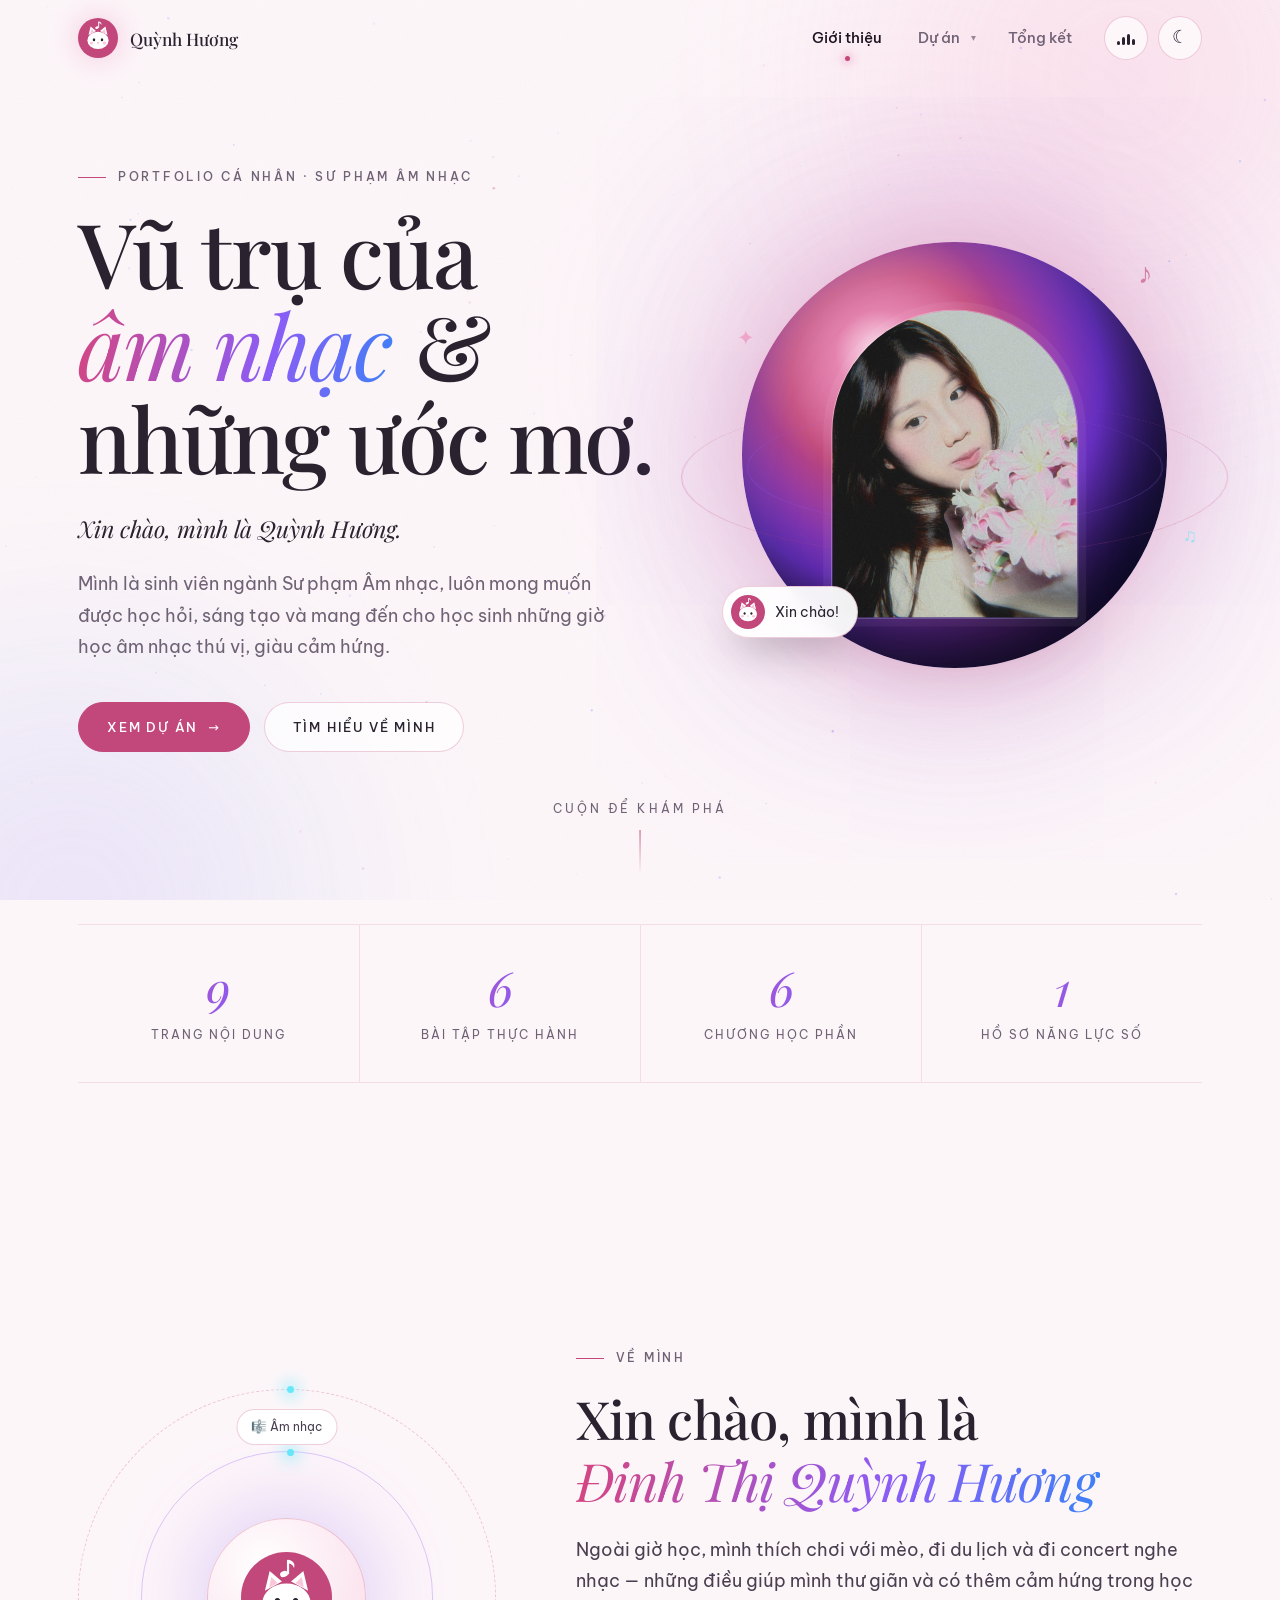
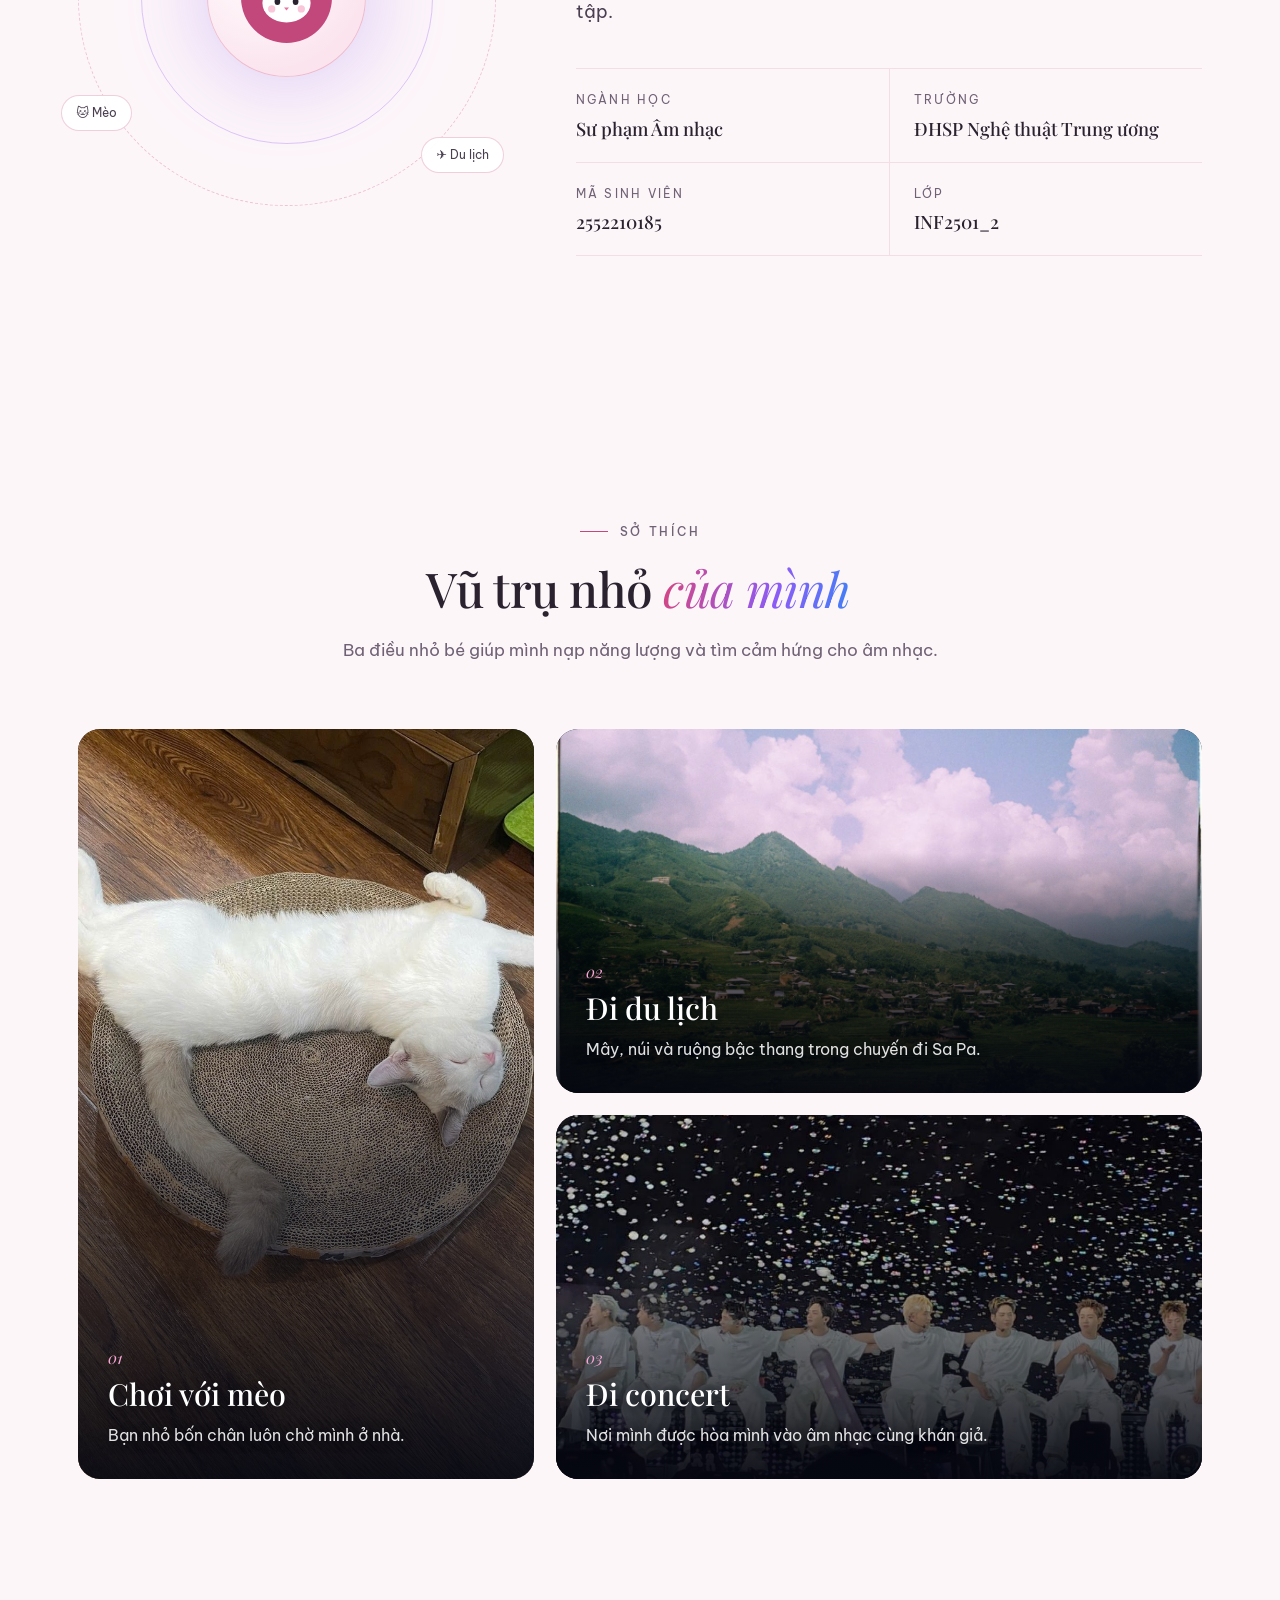
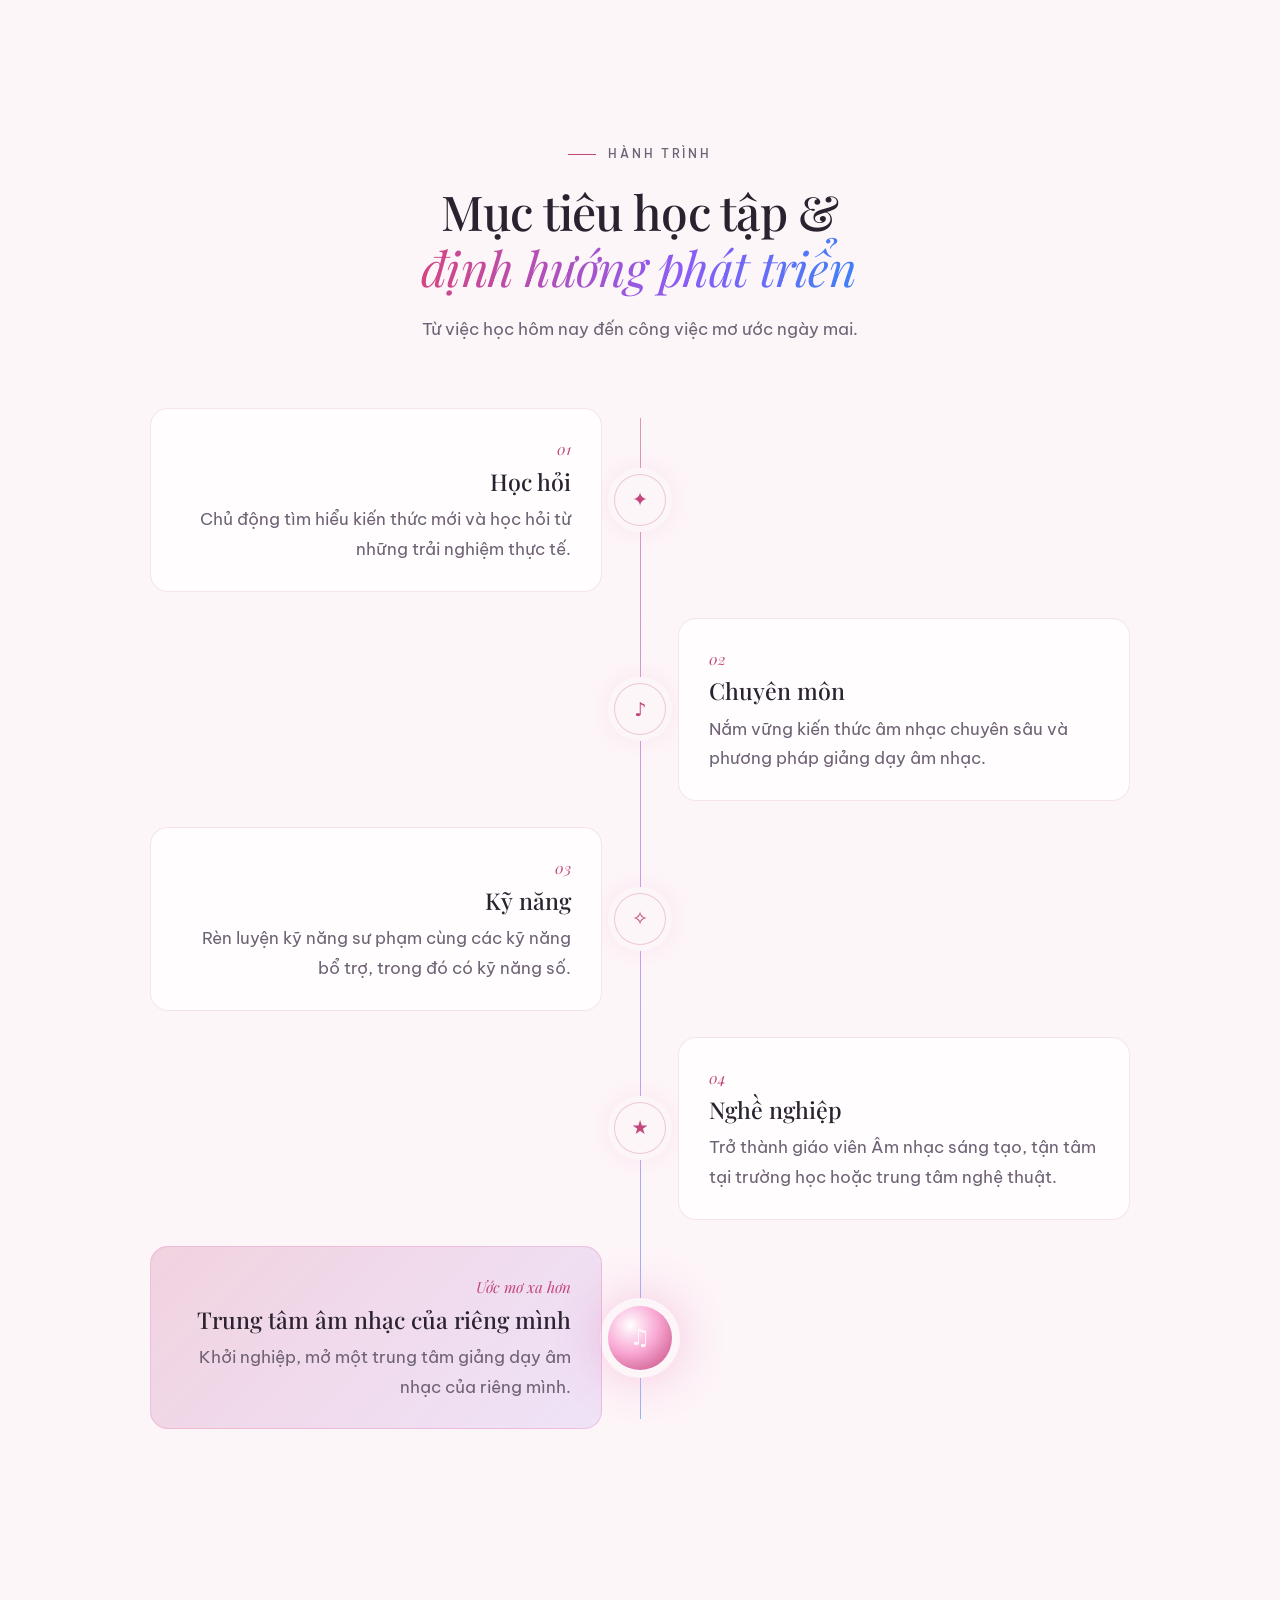
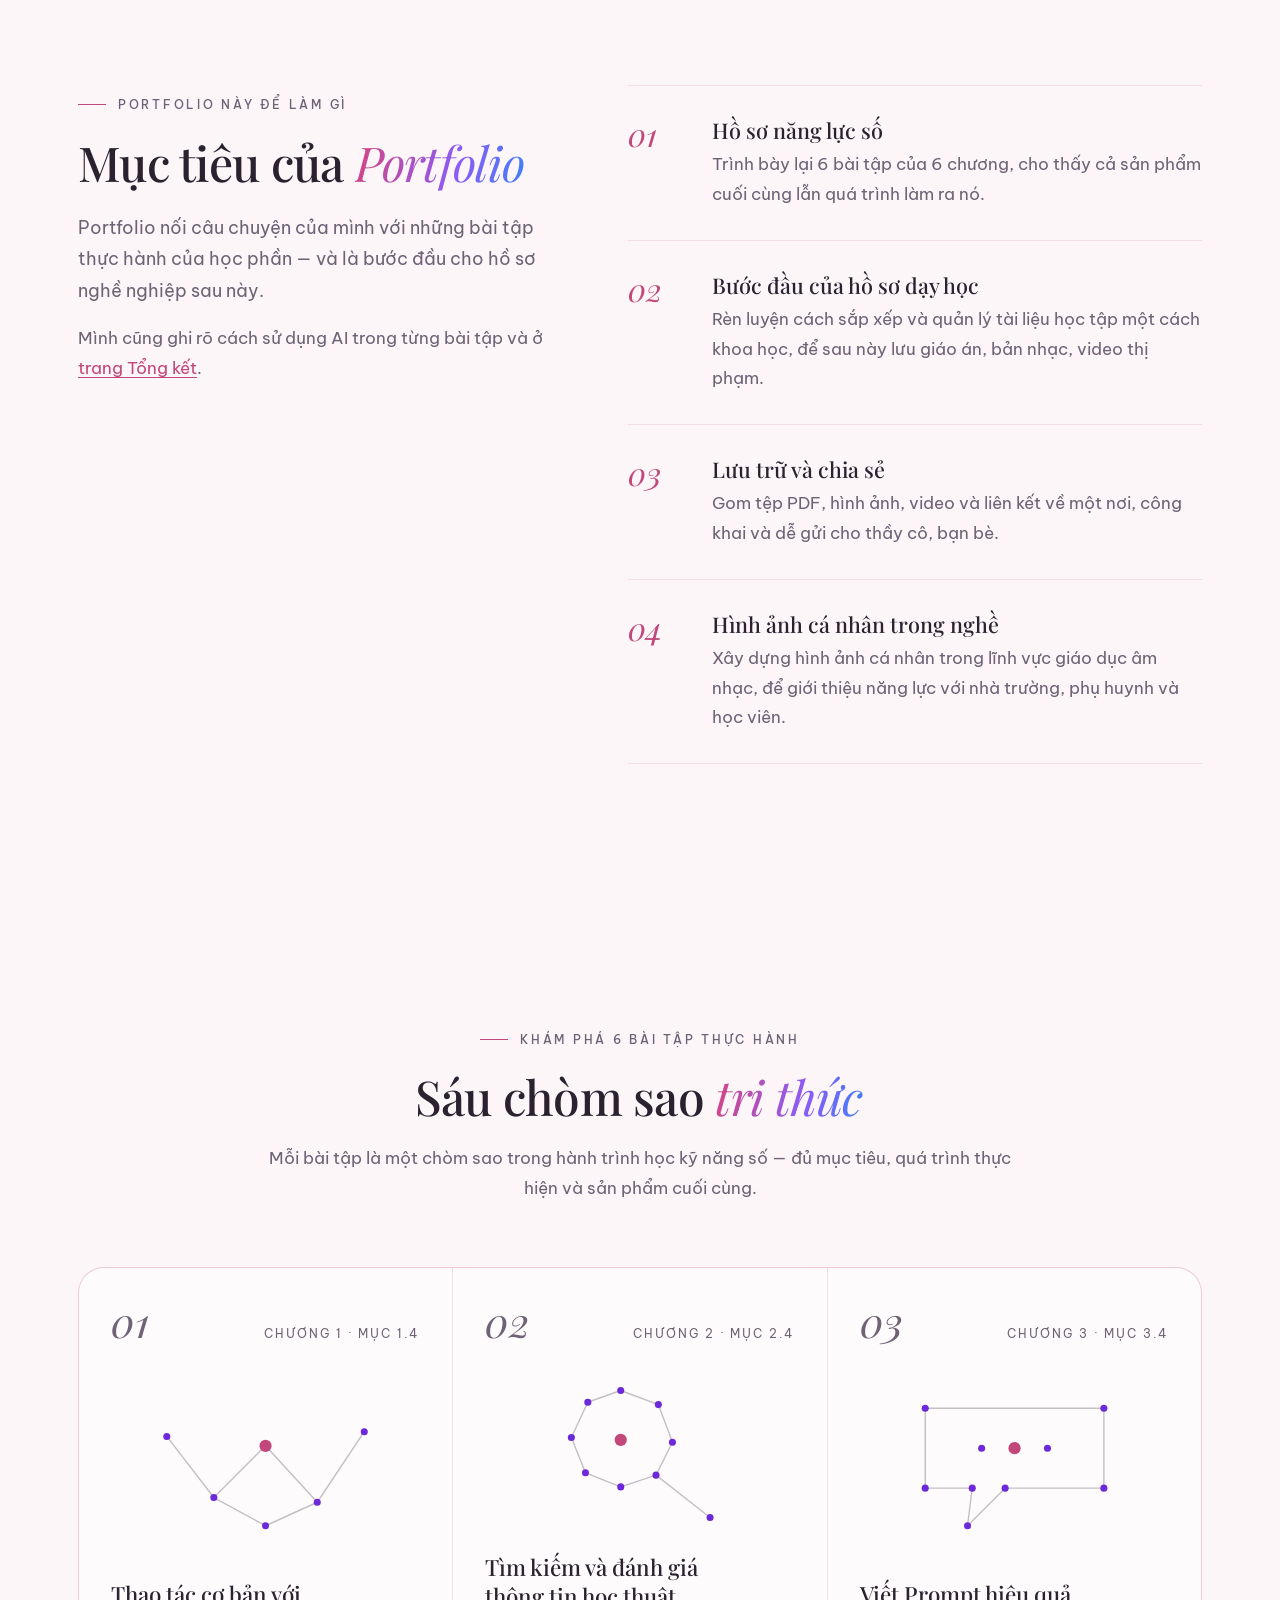
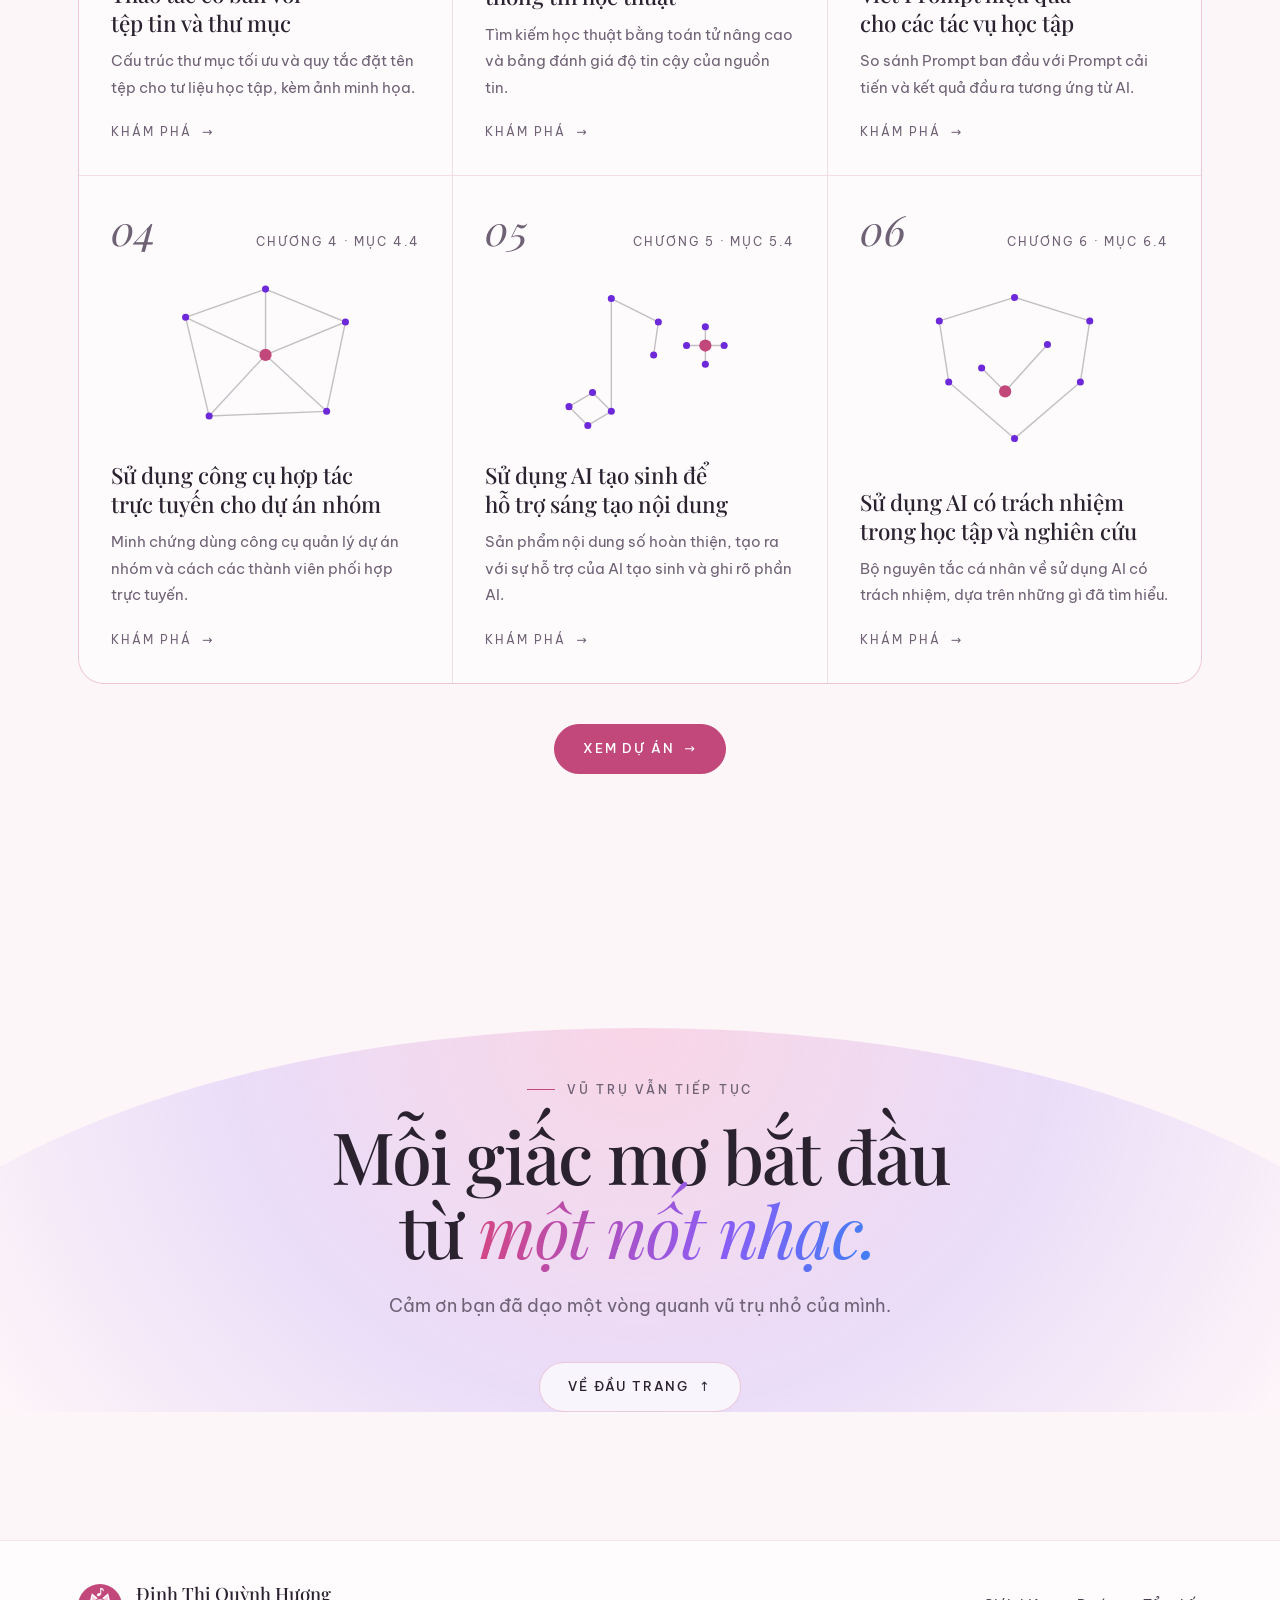
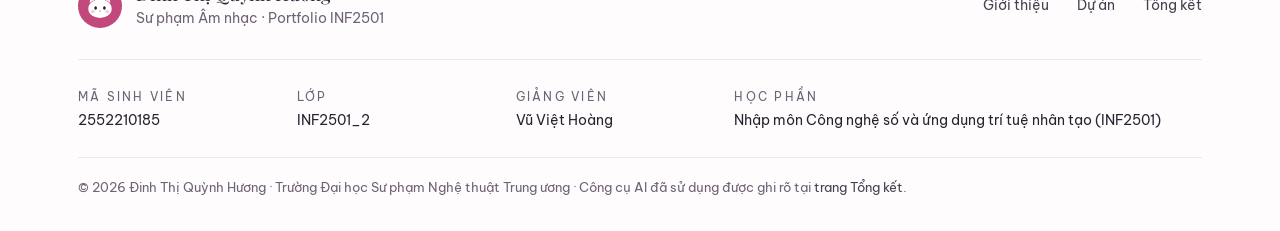
<file: index.html>
<!doctype html>
<html lang="vi">
<head>
  <meta charset="utf-8">
  <meta name="viewport" content="width=device-width, initial-scale=1">
  <title>Giới thiệu · Quỳnh Hương — Vũ trụ của âm nhạc và những ước mơ</title>
  <meta name="description" content="Portfolio học phần Nhập môn Công nghệ số và ứng dụng trí tuệ nhân tạo (INF2501) của Quỳnh Hương, sinh viên Sư phạm Âm nhạc, Trường ĐHSP Nghệ thuật Trung ương.">
  <meta name="theme-color" content="#fdf6f9">
  <meta property="og:type" content="website">
  <meta property="og:locale" content="vi_VN">
  <meta property="og:title" content="Quỳnh Hương — Vũ trụ của âm nhạc và những ước mơ">
  <meta property="og:description" content="Portfolio kỹ năng số của một sinh viên Sư phạm Âm nhạc: 6 bài tập thực hành, hành trình học tập và những ước mơ.">
  <meta property="og:url" content="https://quynhhuong-pi.vercel.app/">
  <meta property="og:image" content="https://quynhhuong-pi.vercel.app/assets/img/about/avatar.jpg">
  <meta name="twitter:card" content="summary_large_image">
  <link rel="icon" href="assets/img/logo.svg" type="image/svg+xml">
  <link rel="preconnect" href="https://fonts.googleapis.com">
  <link rel="preconnect" href="https://fonts.gstatic.com" crossorigin>
  <link href="https://fonts.googleapis.com/css2?family=Be+Vietnam+Pro:wght@400;500;600&family=Playfair+Display:ital,wght@0,400;0,500;0,600;1,400;1,500&display=swap" rel="stylesheet">
  <link rel="stylesheet" href="assets/css/style.css">
  <script>document.documentElement.classList.add("js");try{if(localStorage.getItem("theme")==="dark")document.documentElement.dataset.theme="dark"}catch(e){}</script>
  <script src="assets/js/music.js" defer></script>
  <script src="assets/js/site.js" defer></script>
</head>
<body data-page="about">
<div id="site-header"></div>

<main id="main">
  <!-- HERO: dùng tên ngắn "Quỳnh Hương" -->
  <section class="hero">
    <div class="container hero-grid">
      <div>
        <span class="label" data-reveal>Portfolio cá nhân · Sư phạm Âm nhạc</span>
        <h1 class="display" data-reveal style="--d:.1s">Vũ trụ của <em>âm nhạc</em> &amp; những ước mơ.</h1>
        <p class="hero-hello" data-reveal style="--d:.25s">Xin chào, mình là Quỳnh Hương.</p>
        <p class="lead" data-reveal style="--d:.35s">Mình là sinh viên ngành Sư phạm Âm nhạc, luôn mong muốn được học hỏi, sáng tạo và mang đến cho học sinh những giờ học âm nhạc thú vị, giàu cảm hứng.</p>
        <div class="btn-row" data-reveal style="--d:.45s">
          <a class="btn primary" href="projects.html">Xem dự án <span class="arrow">→</span></a>
          <a class="btn" href="#gioi-thieu">Tìm hiểu về mình</a>
        </div>
      </div>
      <div class="orbit-scene" data-reveal style="--d:.2s">
        <div class="orb" aria-hidden="true"></div>
        <div class="ring" aria-hidden="true"><div class="spin"></div></div>
        <div class="ring r2" aria-hidden="true"><div class="spin"></div></div>
        <div class="portrait"><img src="assets/img/about/avatar.jpg" alt="Ảnh chân dung Đinh Thị Quỳnh Hương ôm bó hoa hồng" width="800" height="1000" fetchpriority="high"></div>
        <div class="hello-chip"><img src="assets/img/logo.svg" alt="" width="34" height="34">Xin chào!</div>
        <span class="note-float n1" aria-hidden="true">♪</span>
        <span class="note-float n2" aria-hidden="true">♫</span>
        <span class="note-float n3" aria-hidden="true">✦</span>
      </div>
    </div>
    <a class="scroll-cue" href="#con-so">Cuộn để khám phá<span></span></a>
  </section>

  <section class="section tight" id="con-so" aria-label="Portfolio trong con số">
    <div class="container">
      <div class="stats" data-reveal>
        <div><strong>9</strong><span>Trang nội dung</span></div>
        <div><strong>6</strong><span>Bài tập thực hành</span></div>
        <div><strong>6</strong><span>Chương học phần</span></div>
        <div><strong>1</strong><span>Hồ sơ năng lực số</span></div>
      </div>
    </div>
  </section>

  <!-- VỀ MÌNH: dùng họ tên đầy đủ -->
  <section class="section" id="gioi-thieu">
    <div class="container about">
      <div class="about-art" data-reveal aria-hidden="true">
        <div class="orbit"><div class="spin"></div></div>
        <div class="orbit o2"><div class="spin" style="animation-duration:52s;animation-direction:reverse"></div></div>
        <div class="core"><img src="assets/img/logo.svg" alt="" width="80" height="80"></div>
        <span class="tag t1">🎼 Âm nhạc</span>
        <span class="tag t2">🐱 Mèo</span>
        <span class="tag t3">✈️ Du lịch</span>
      </div>
      <div>
        <span class="label" data-reveal>Về mình</span>
        <h2 data-reveal style="--d:.1s">Xin chào, mình là <em>Đinh Thị Quỳnh Hương</em></h2>
        <p class="about-text" data-reveal style="--d:.2s">Ngoài giờ học, mình thích chơi với mèo, đi du lịch và đi concert nghe nhạc — những điều giúp mình thư giãn và có thêm cảm hứng trong học tập.</p>
        <dl class="meta" data-reveal style="--d:.3s">
          <div><dt>Ngành học</dt><dd>Sư phạm Âm nhạc</dd></div>
          <div><dt>Trường</dt><dd>ĐHSP Nghệ thuật Trung ương</dd></div>
          <div><dt>Mã sinh viên</dt><dd>2552210185</dd></div>
          <div><dt>Lớp</dt><dd>INF2501_2</dd></div>
        </dl>
      </div>
    </div>
  </section>

  <section class="section" id="so-thich">
    <div class="container">
      <div class="section-head center" data-reveal>
        <span class="label">Sở thích</span>
        <h2>Vũ trụ nhỏ <em>của mình</em></h2>
        <p>Ba điều nhỏ bé giúp mình nạp năng lượng và tìm cảm hứng cho âm nhạc.</p>
      </div>
      <div class="gallery">
        <figure class="shot-tile tile-a" data-reveal>
          <img src="assets/img/about/meo-doc.jpg" alt="Chú mèo trắng nằm ngửa ngủ trên ổ cào móng" width="744" height="1200" loading="lazy">
          <figcaption><span class="no">01</span><h3>Chơi với mèo</h3><p>Bạn nhỏ bốn chân luôn chờ mình ở nhà.</p></figcaption>
        </figure>
        <figure class="shot-tile tile-b" data-reveal style="--d:.1s">
          <img src="assets/img/about/du-lich-ngang.jpg" alt="Thung lũng ruộng bậc thang và núi đồi Sa Pa dưới trời mây hồng" width="1400" height="788" loading="lazy">
          <figcaption><span class="no">02</span><h3>Đi du lịch</h3><p>Mây, núi và ruộng bậc thang trong chuyến đi Sa Pa.</p></figcaption>
        </figure>
        <figure class="shot-tile tile-c" data-reveal style="--d:.2s">
          <img src="assets/img/about/concert-ngang.jpg" alt="Sân khấu concert với các nghệ sĩ mặc đồ trắng giữa mưa giấy" width="1200" height="675" loading="lazy">
          <figcaption><span class="no">03</span><h3>Đi concert</h3><p>Nơi mình được hòa mình vào âm nhạc cùng khán giả.</p></figcaption>
        </figure>
      </div>
    </div>
  </section>

  <section class="section" id="hanh-trinh">
    <div class="container">
      <div class="section-head center" data-reveal>
        <span class="label">Hành trình</span>
        <h2>Mục tiêu học tập &amp; <em>định hướng phát triển</em></h2>
        <p>Từ việc học hôm nay đến công việc mơ ước ngày mai.</p>
      </div>
      <ol class="journey">
        <li class="milestone" data-reveal><span class="marker" aria-hidden="true">✦</span><div class="body"><span class="no">01</span><h3>Học hỏi</h3><p>Chủ động tìm hiểu kiến thức mới và học hỏi từ những trải nghiệm thực tế.</p></div></li>
        <li class="milestone" data-reveal><span class="marker" aria-hidden="true">♪</span><div class="body"><span class="no">02</span><h3>Chuyên môn</h3><p>Nắm vững kiến thức âm nhạc chuyên sâu và phương pháp giảng dạy âm nhạc.</p></div></li>
        <li class="milestone" data-reveal><span class="marker" aria-hidden="true">✧</span><div class="body"><span class="no">03</span><h3>Kỹ năng</h3><p>Rèn luyện kỹ năng sư phạm cùng các kỹ năng bổ trợ, trong đó có kỹ năng số.</p></div></li>
        <li class="milestone" data-reveal><span class="marker" aria-hidden="true">★</span><div class="body"><span class="no">04</span><h3>Nghề nghiệp</h3><p>Trở thành giáo viên Âm nhạc sáng tạo, tận tâm tại trường học hoặc trung tâm nghệ thuật.</p></div></li>
        <li class="milestone dream" data-reveal><span class="marker" aria-hidden="true">♫</span><div class="body"><span class="no">Ước mơ xa hơn</span><h3>Trung tâm âm nhạc của riêng mình</h3><p>Khởi nghiệp, mở một trung tâm giảng dạy âm nhạc của riêng mình.</p></div></li>
      </ol>
    </div>
  </section>

  <!-- Mục tiêu Portfolio: AI (Claude) soạn theo định hướng của Quỳnh Hương — đã ghi nhận ở trang Tổng kết -->
  <section class="section" id="muc-tieu-portfolio">
    <div class="container purpose">
      <div class="sticky" data-reveal>
        <span class="label">Portfolio này để làm gì</span>
        <h2>Mục tiêu của <em>Portfolio</em></h2>
        <p class="lead" style="margin-top:22px">Portfolio nối câu chuyện của mình với những bài tập thực hành của học phần — và là bước đầu cho hồ sơ nghề nghiệp sau này.</p>
        <p class="muted" style="margin-top:18px">Mình cũng ghi rõ cách sử dụng AI trong từng bài tập và ở <a href="conclusion.html#ai">trang Tổng kết</a>.</p>
      </div>
      <ol class="purpose-list">
        <li data-reveal><h3>Hồ sơ năng lực số</h3><p>Trình bày lại 6 bài tập của 6 chương, cho thấy cả sản phẩm cuối cùng lẫn quá trình làm ra nó.</p></li>
        <li data-reveal><h3>Bước đầu của hồ sơ dạy học</h3><p>Rèn luyện cách sắp xếp và quản lý tài liệu học tập một cách khoa học, để sau này lưu giáo án, bản nhạc, video thị phạm.</p></li>
        <li data-reveal><h3>Lưu trữ và chia sẻ</h3><p>Gom tệp PDF, hình ảnh, video và liên kết về một nơi, công khai và dễ gửi cho thầy cô, bạn bè.</p></li>
        <li data-reveal><h3>Hình ảnh cá nhân trong nghề</h3><p>Xây dựng hình ảnh cá nhân trong lĩnh vực giáo dục âm nhạc, để giới thiệu năng lực với nhà trường, phụ huynh và học viên.</p></li>
      </ol>
    </div>
  </section>

  <section class="section" id="du-an">
    <div class="container">
      <div class="section-head center" data-reveal>
        <span class="label">Khám phá 6 bài tập thực hành</span>
        <h2>Sáu chòm sao <em>tri thức</em></h2>
        <p>Mỗi bài tập là một chòm sao trong hành trình học kỹ năng số — đủ mục tiêu, quá trình thực hiện và sản phẩm cuối cùng.</p>
      </div>
      <div class="constellations" data-reveal>
        <a class="cst" href="projects/bai-1.html" style="--tone:rgba(240,140,188,.24)">
          <div class="cst-top"><span class="cst-num">01</span><span class="cst-chap">Chương 1 · Mục 1.4</span></div>
          <div class="cst-art" data-cst="1"></div>
          <h3>Thao tác cơ bản với tệp tin và thư mục</h3>
          <p>Cấu trúc thư mục tối ưu và quy tắc đặt tên tệp cho tư liệu học tập, kèm ảnh minh họa.</p>
          <span class="more">Khám phá</span>
        </a>
        <a class="cst" href="projects/bai-2.html" style="--tone:rgba(59,130,246,.26)">
          <div class="cst-top"><span class="cst-num">02</span><span class="cst-chap">Chương 2 · Mục 2.4</span></div>
          <div class="cst-art" data-cst="2"></div>
          <h3>Tìm kiếm và đánh giá thông tin học thuật</h3>
          <p>Tìm kiếm học thuật bằng toán tử nâng cao và bảng đánh giá độ tin cậy của nguồn tin.</p>
          <span class="more">Khám phá</span>
        </a>
        <a class="cst" href="projects/bai-3.html" style="--tone:rgba(139,92,246,.28)">
          <div class="cst-top"><span class="cst-num">03</span><span class="cst-chap">Chương 3 · Mục 3.4</span></div>
          <div class="cst-art" data-cst="3"></div>
          <h3>Viết Prompt hiệu quả cho các tác vụ học tập</h3>
          <p>So sánh Prompt ban đầu với Prompt cải tiến và kết quả đầu ra tương ứng từ AI.</p>
          <span class="more">Khám phá</span>
        </a>
        <a class="cst" href="projects/bai-4.html" style="--tone:rgba(103,232,249,.18)">
          <div class="cst-top"><span class="cst-num">04</span><span class="cst-chap">Chương 4 · Mục 4.4</span></div>
          <div class="cst-art" data-cst="4"></div>
          <h3>Sử dụng công cụ hợp tác trực tuyến cho dự án nhóm</h3>
          <p>Minh chứng dùng công cụ quản lý dự án nhóm và cách các thành viên phối hợp trực tuyến.</p>
          <span class="more">Khám phá</span>
        </a>
        <a class="cst" href="projects/bai-5.html" style="--tone:rgba(240,140,188,.24)">
          <div class="cst-top"><span class="cst-num">05</span><span class="cst-chap">Chương 5 · Mục 5.4</span></div>
          <div class="cst-art" data-cst="5"></div>
          <h3>Sử dụng AI tạo sinh để hỗ trợ sáng tạo nội dung</h3>
          <p>Sản phẩm nội dung số hoàn thiện, tạo ra với sự hỗ trợ của AI tạo sinh và ghi rõ phần AI.</p>
          <span class="more">Khám phá</span>
        </a>
        <a class="cst" href="projects/bai-6.html" style="--tone:rgba(99,102,241,.26)">
          <div class="cst-top"><span class="cst-num">06</span><span class="cst-chap">Chương 6 · Mục 6.4</span></div>
          <div class="cst-art" data-cst="6"></div>
          <h3>Sử dụng AI có trách nhiệm trong học tập và nghiên cứu</h3>
          <p>Bộ nguyên tắc cá nhân về sử dụng AI có trách nhiệm, dựa trên những gì đã tìm hiểu.</p>
          <span class="more">Khám phá</span>
        </a>
      </div>
      <div class="btn-row center"><a class="btn primary" href="projects.html">Xem dự án <span class="arrow">→</span></a></div>
    </div>
  </section>
</main>

<div id="site-footer"></div>
</body>
</html>
</file>
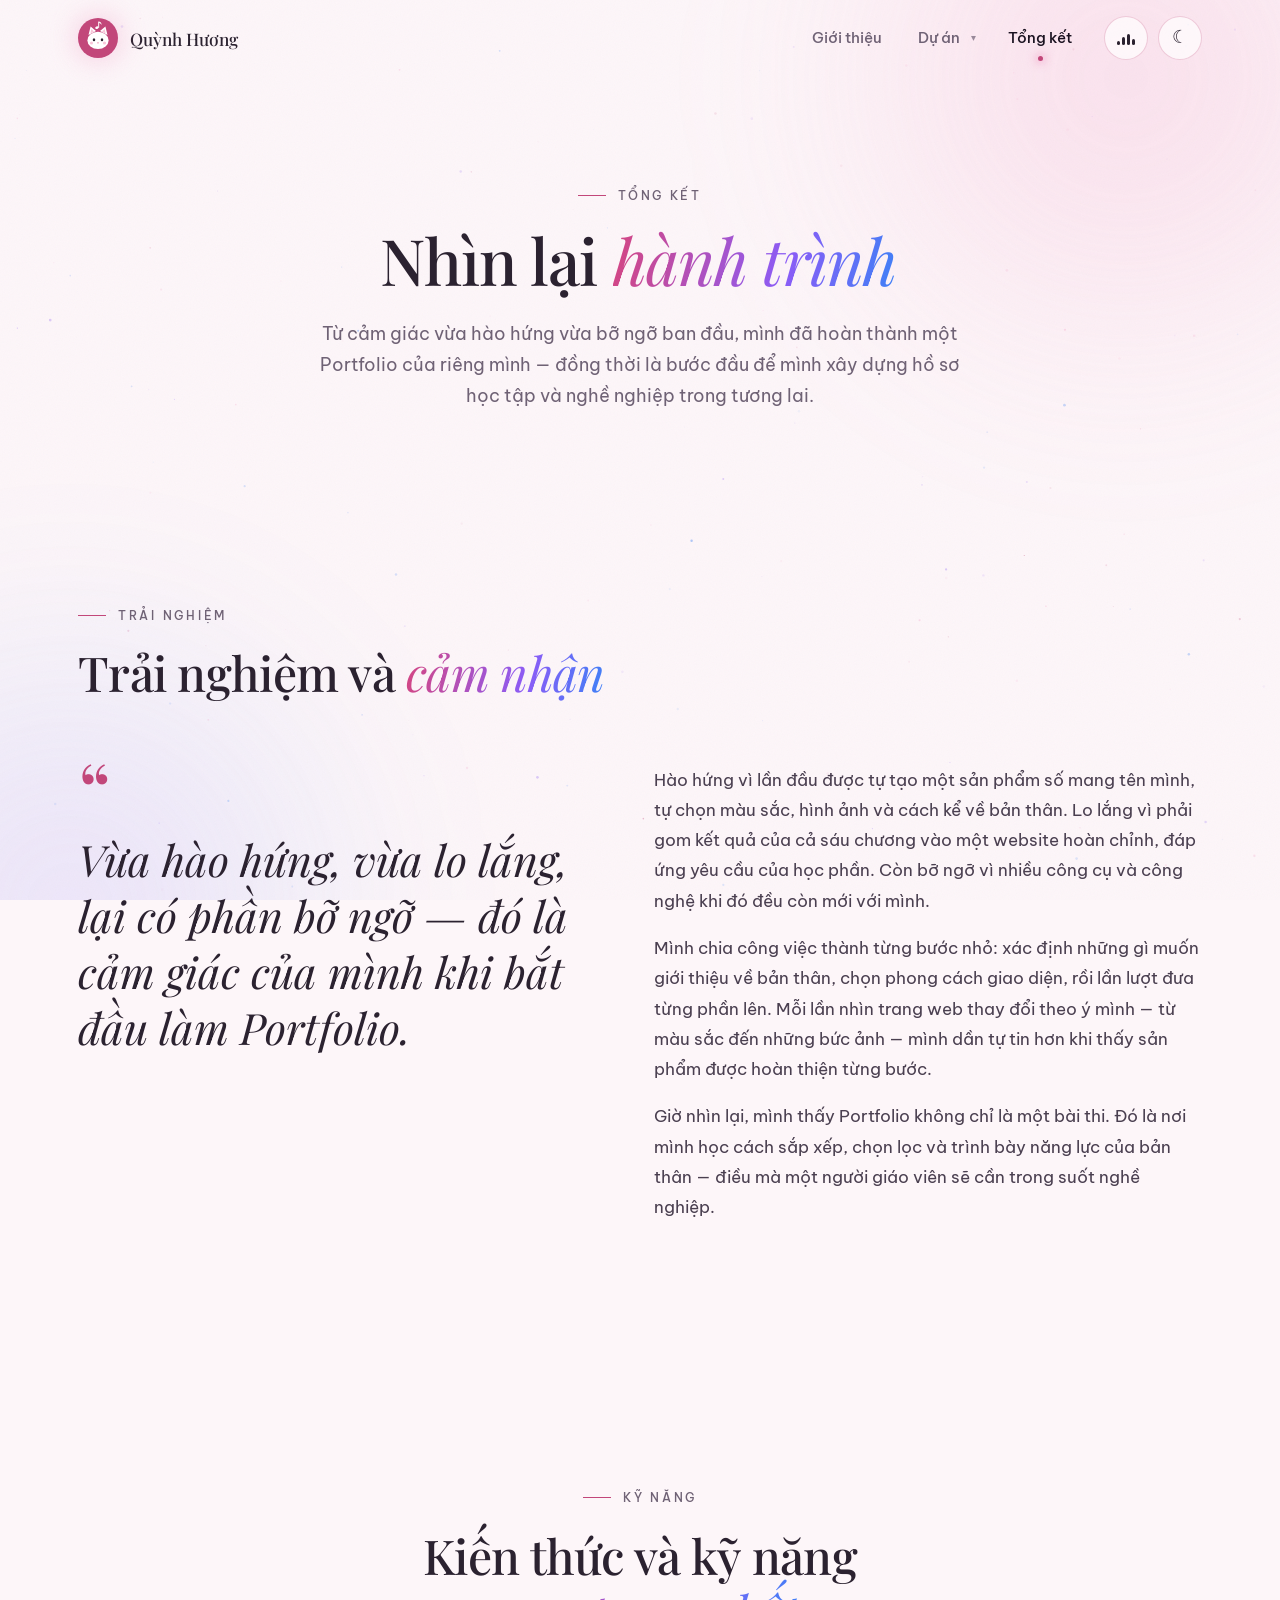
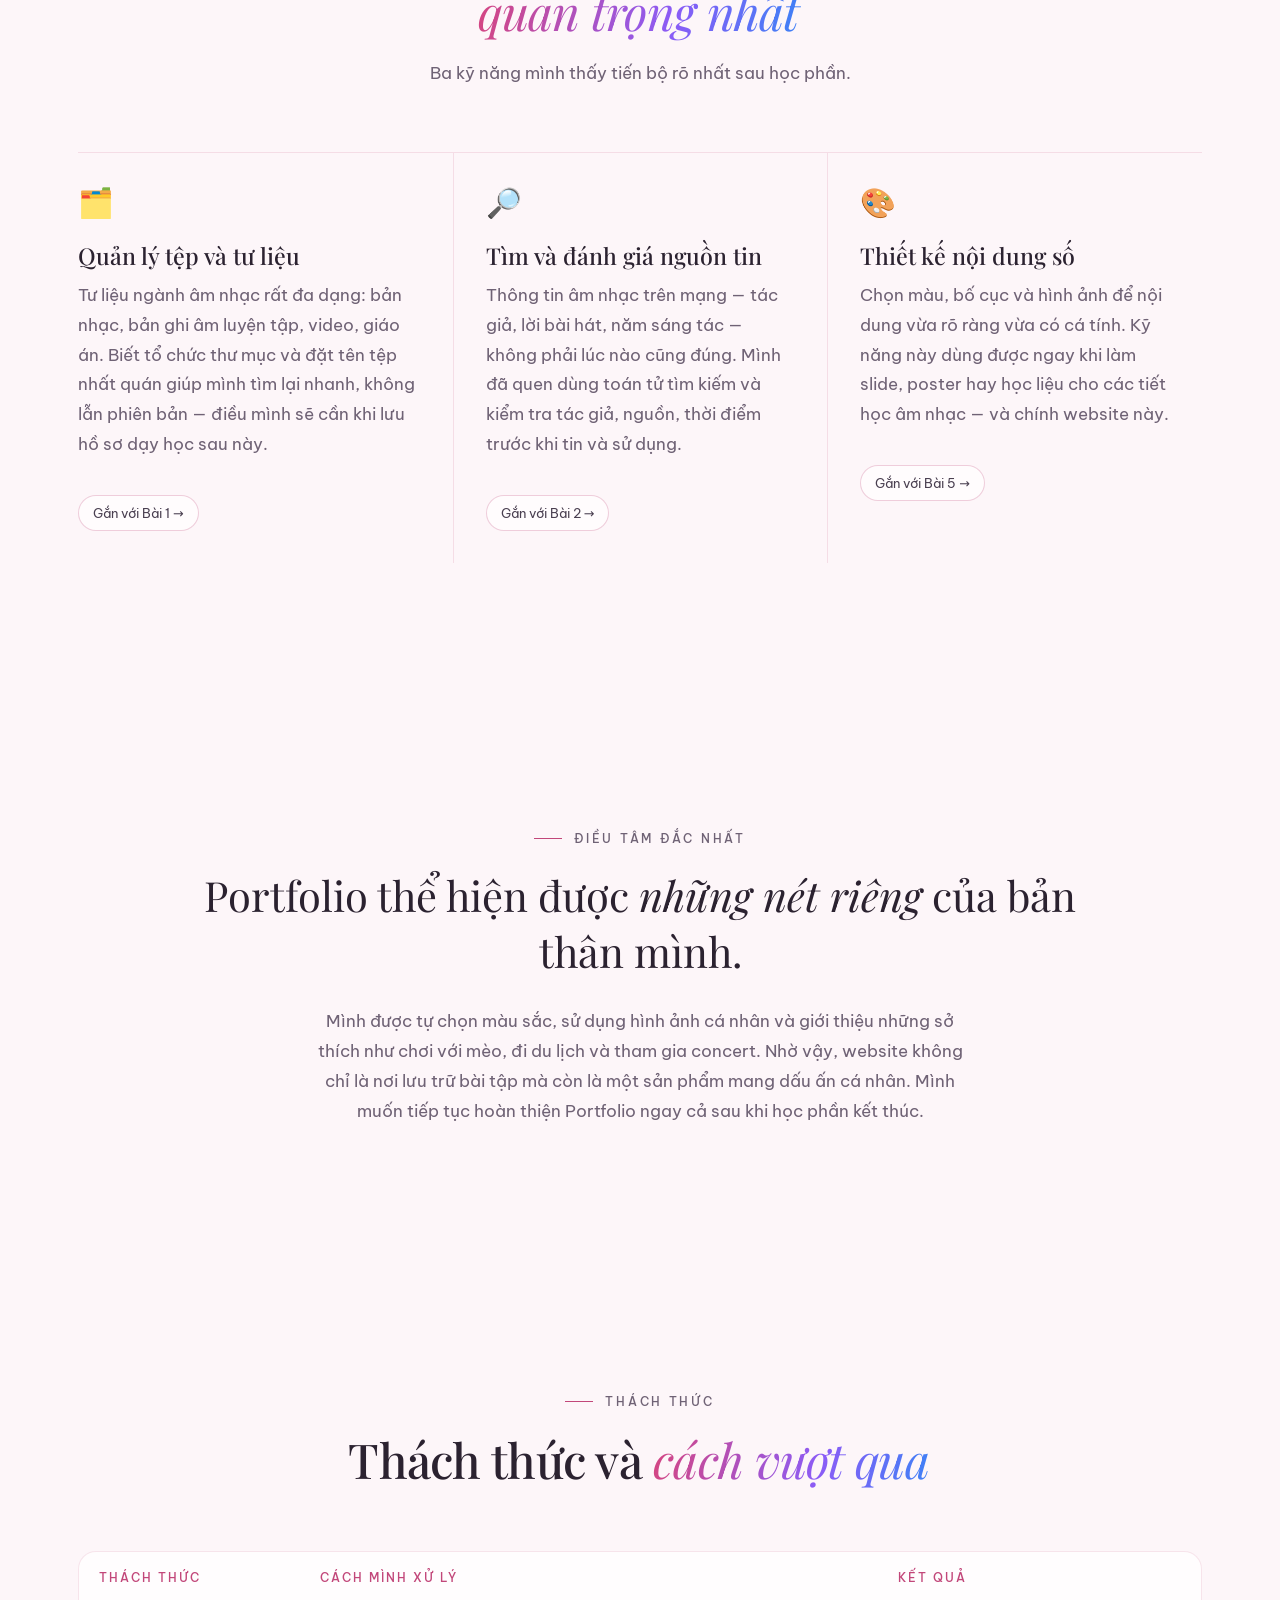
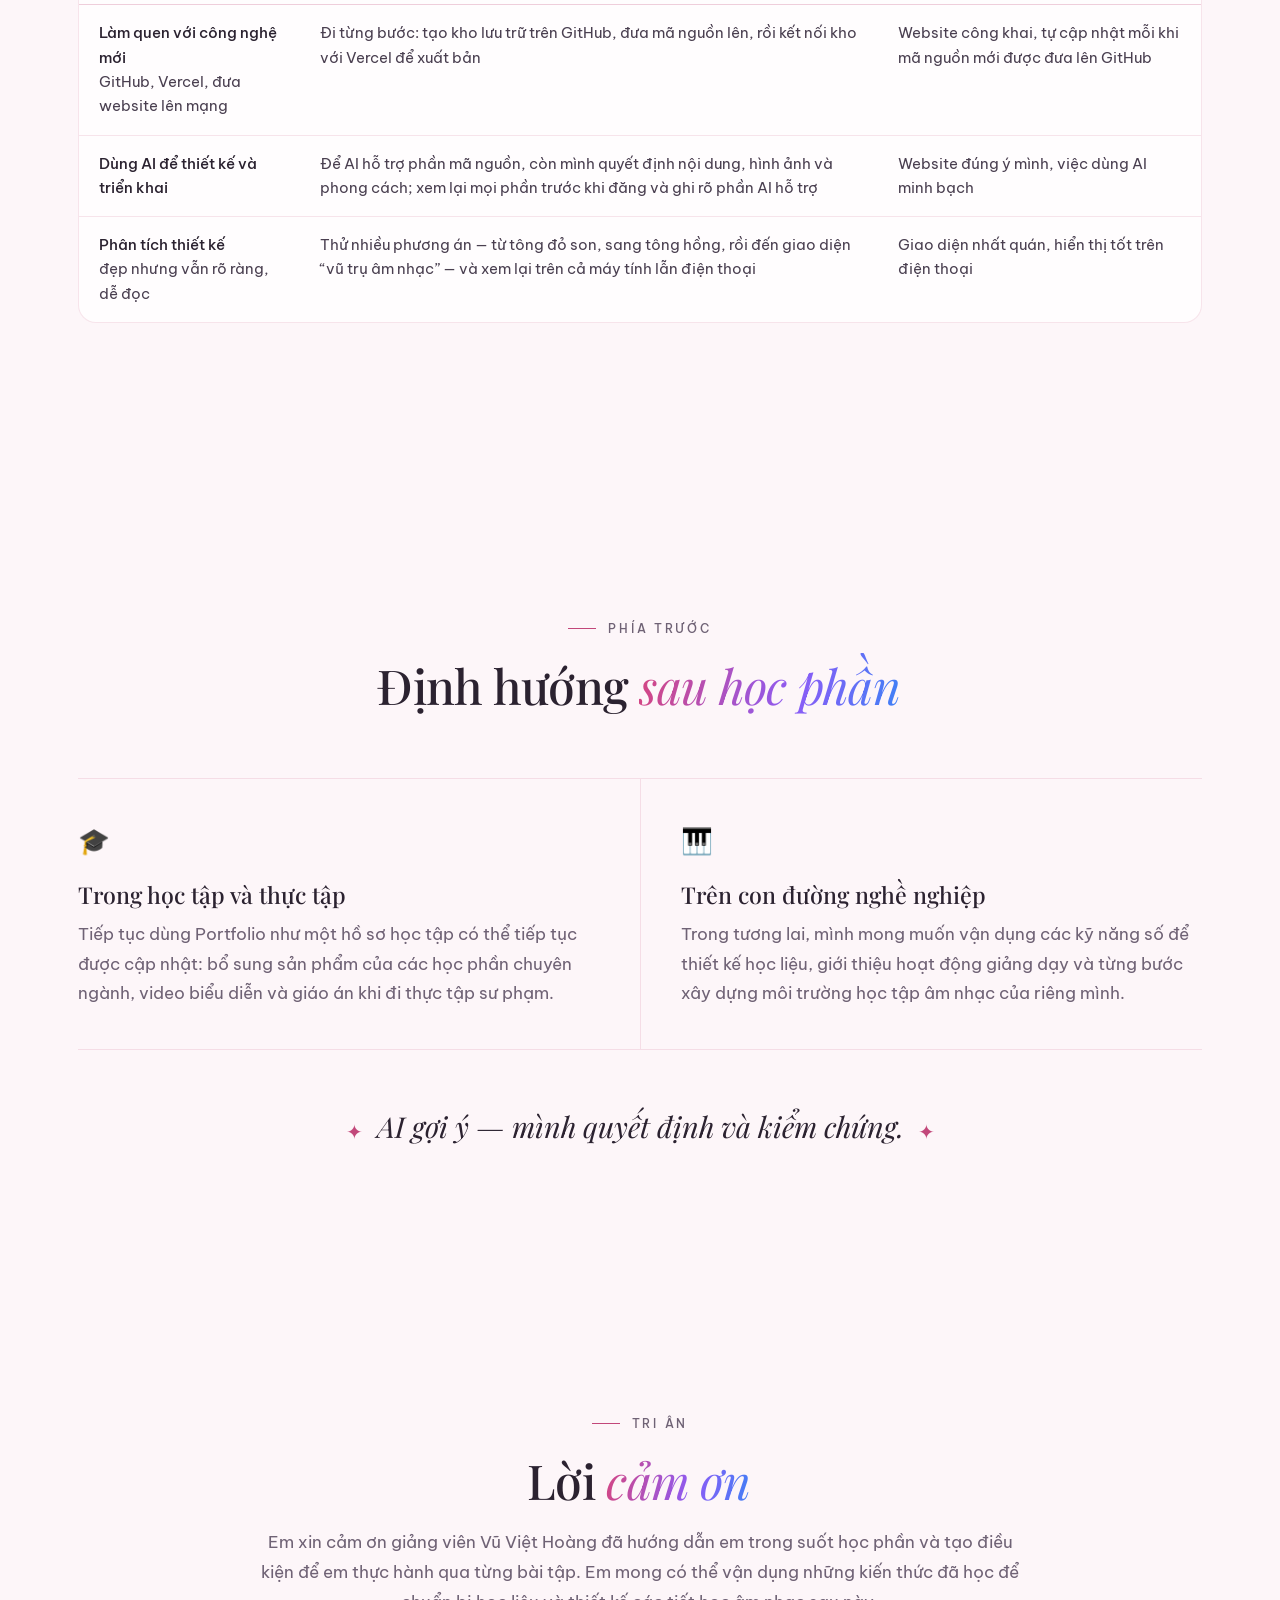
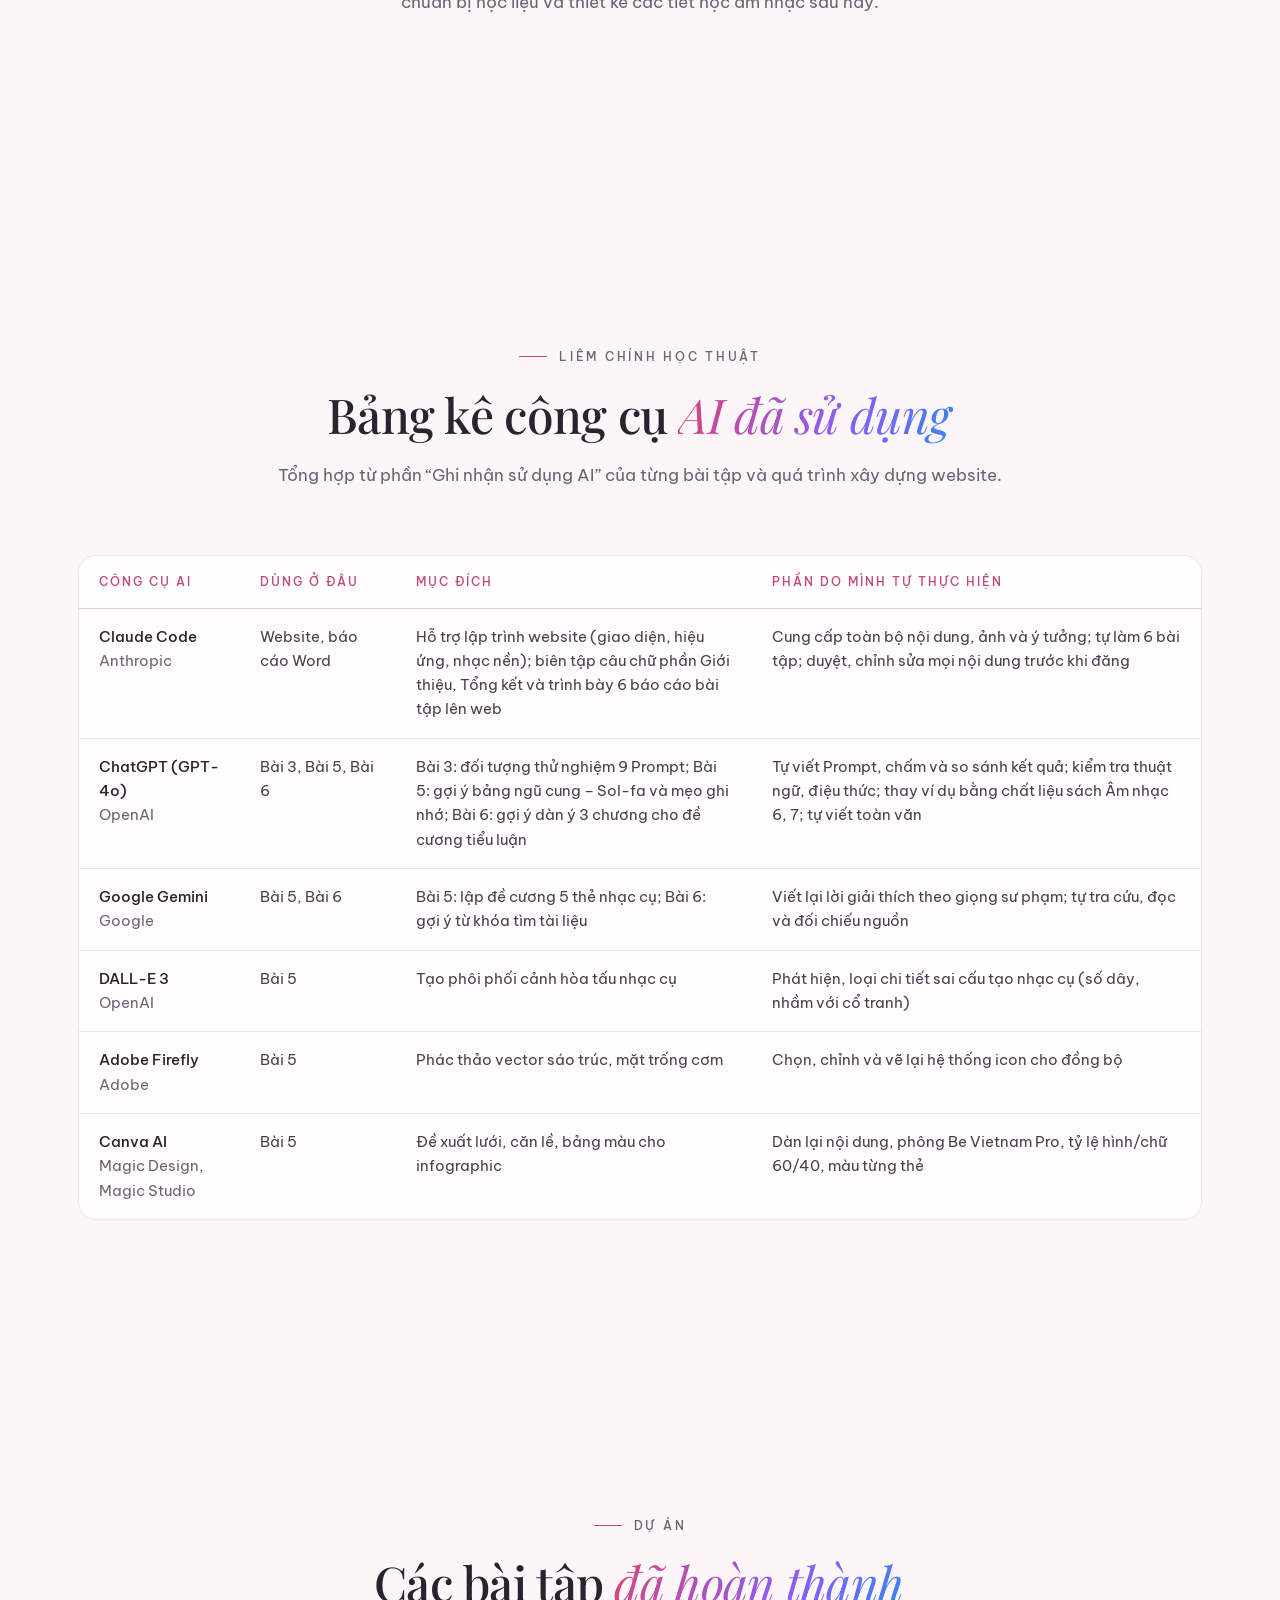
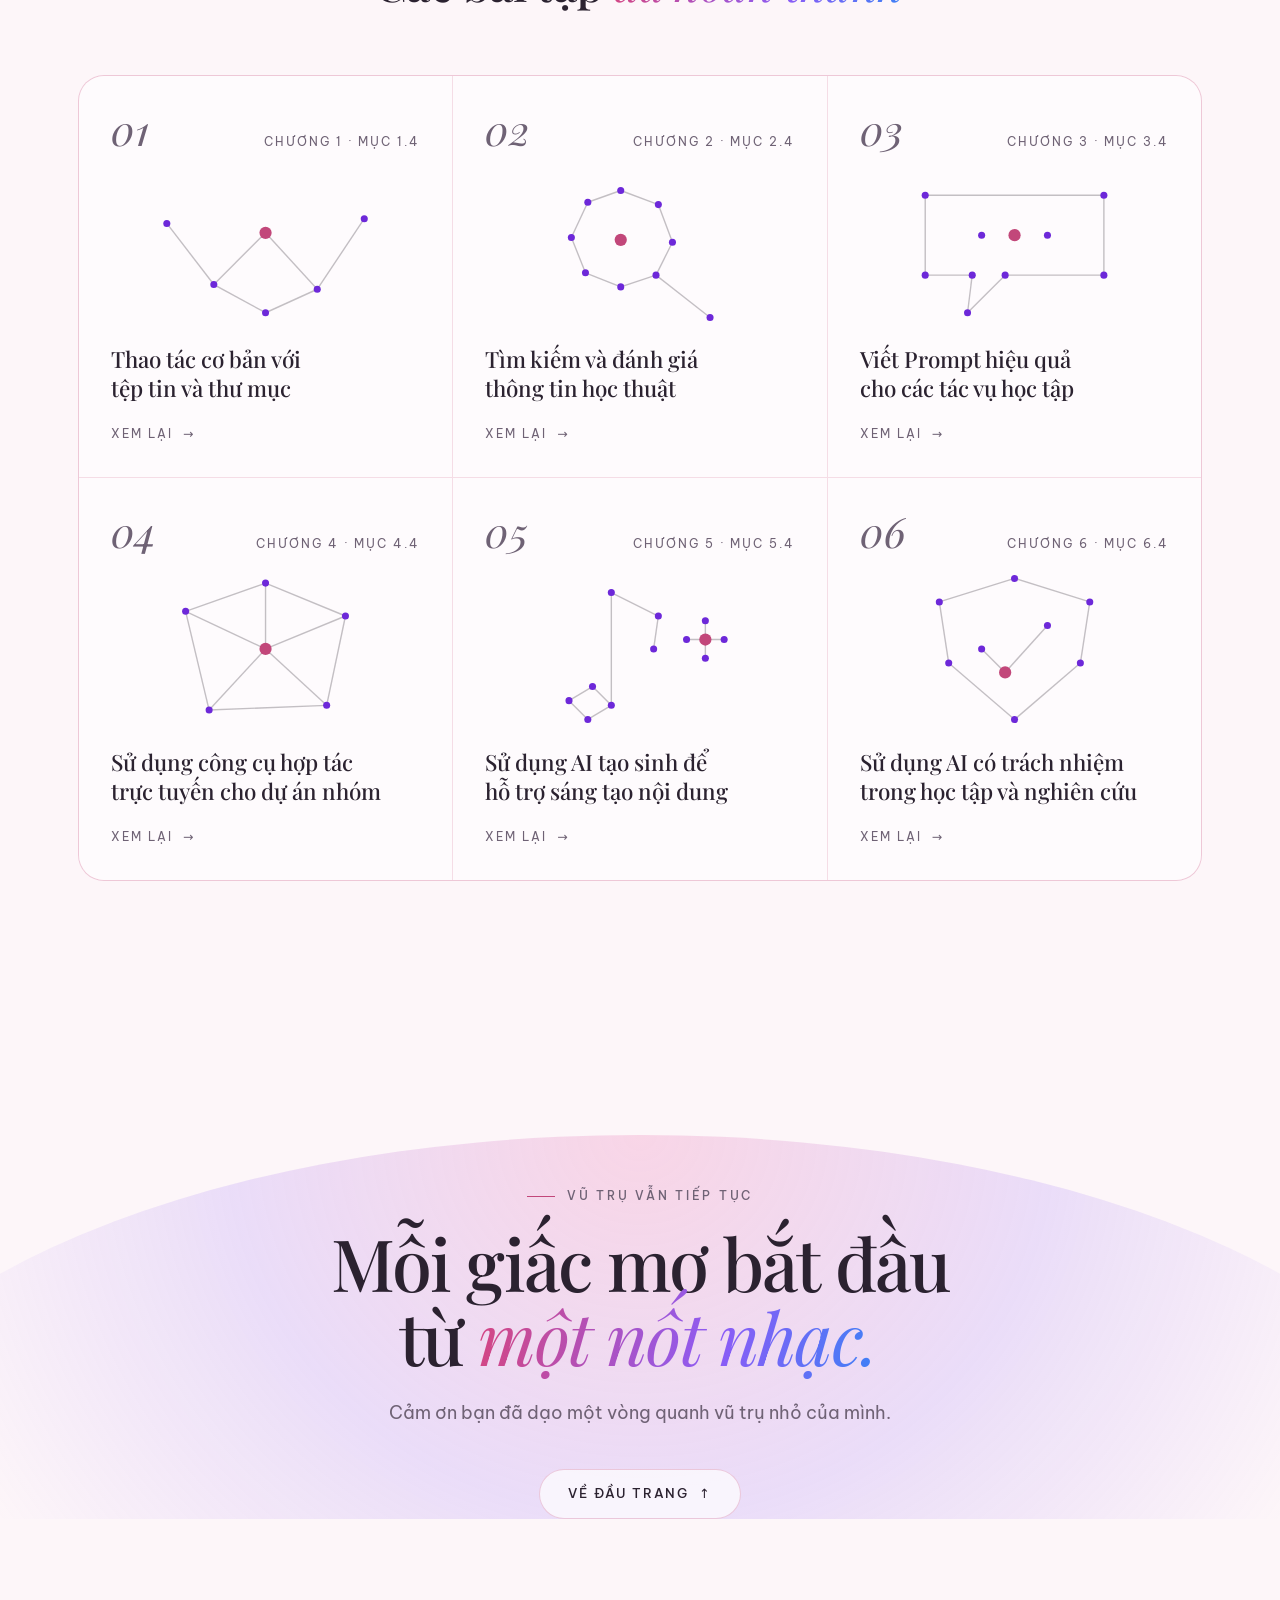
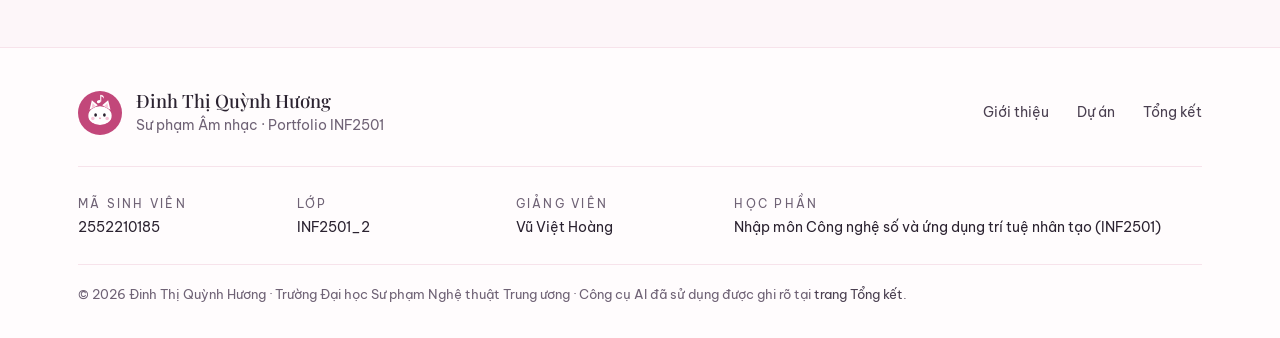
<file: conclusion.html>
<!doctype html>
<html lang="vi">
<head>
  <meta charset="utf-8">
  <meta name="viewport" content="width=device-width, initial-scale=1">
  <title>Tổng kết · Quỳnh Hương</title>
  <meta name="description" content="Tổng kết quá trình xây dựng Portfolio học phần INF2501 của Quỳnh Hương: trải nghiệm, kỹ năng, điều tâm đắc và thách thức.">
  <meta name="theme-color" content="#fdf6f9">
  <meta property="og:type" content="website">
  <meta property="og:locale" content="vi_VN">
  <meta property="og:title" content="Tổng kết · Quỳnh Hương">
  <meta property="og:description" content="Tổng kết quá trình xây dựng Portfolio học phần INF2501 của Quỳnh Hương: trải nghiệm, kỹ năng, điều tâm đắc và thách thức.">
  <meta property="og:url" content="https://quynhhuong-pi.vercel.app/conclusion.html">
  <meta property="og:image" content="https://quynhhuong-pi.vercel.app/assets/img/about/avatar.jpg">
  <meta name="twitter:card" content="summary_large_image">
  <link rel="icon" href="assets/img/logo.svg" type="image/svg+xml">
  <link rel="preconnect" href="https://fonts.googleapis.com">
  <link rel="preconnect" href="https://fonts.gstatic.com" crossorigin>
  <link href="https://fonts.googleapis.com/css2?family=Be+Vietnam+Pro:wght@400;500;600&family=Playfair+Display:ital,wght@0,400;0,500;0,600;1,400;1,500&display=swap" rel="stylesheet">
  <link rel="stylesheet" href="assets/css/style.css">
  <script>document.documentElement.classList.add("js");try{if(localStorage.getItem("theme")==="dark")document.documentElement.dataset.theme="dark"}catch(e){}</script>
  <script src="assets/js/music.js" defer></script>
  <script src="assets/js/site.js" defer></script>
</head>
<body data-page="conclusion">
<div id="site-header"></div>

<main id="main">
  <header class="page-hero container">
    <span class="label" data-reveal>Tổng kết</span>
    <h1 data-reveal style="--d:.1s">Nhìn lại <em>hành trình</em></h1>
    <p class="lead" data-reveal style="--d:.2s">Từ cảm giác vừa hào hứng vừa bỡ ngỡ ban đầu, mình đã hoàn thành một Portfolio của riêng mình — đồng thời là bước đầu để mình xây dựng hồ sơ học tập và nghề nghiệp trong tương lai.</p>
  </header>

  <!-- Viết thành văn từ các ý Quỳnh Hương tự lựa chọn (trải nghiệm, kỹ năng, tâm đắc, thách thức); đã ghi nhận ở bảng công cụ AI -->
  <section class="section" id="trai-nghiem">
    <div class="container">
      <div class="section-head" data-reveal>
        <span class="label">Trải nghiệm</span>
        <h2>Trải nghiệm và <em>cảm nhận</em></h2>
      </div>
      <div class="story">
        <blockquote class="quote-big" data-reveal>Vừa hào hứng, vừa lo lắng, lại có phần bỡ ngỡ — đó là cảm giác của mình khi bắt đầu làm Portfolio.</blockquote>
        <div class="prose" data-reveal style="--d:.15s">
          <p>Hào hứng vì lần đầu được tự tạo một sản phẩm số mang tên mình, tự chọn màu sắc, hình ảnh và cách kể về bản thân. Lo lắng vì phải gom kết quả của cả sáu chương vào một website hoàn chỉnh, đáp ứng yêu cầu của học phần. Còn bỡ ngỡ vì nhiều công cụ và công nghệ khi đó đều còn mới với mình.</p>
          <p>Mình chia công việc thành từng bước nhỏ: xác định những gì muốn giới thiệu về bản thân, chọn phong cách giao diện, rồi lần lượt đưa từng phần lên. Mỗi lần nhìn trang web thay đổi theo ý mình — từ màu sắc đến những bức ảnh — mình dần tự tin hơn khi thấy sản phẩm được hoàn thiện từng bước.</p>
          <p>Giờ nhìn lại, mình thấy Portfolio không chỉ là một bài thi. Đó là nơi mình học cách sắp xếp, chọn lọc và trình bày năng lực của bản thân — điều mà một người giáo viên sẽ cần trong suốt nghề nghiệp.</p>
        </div>
      </div>
    </div>
  </section>

  <section class="section" id="ky-nang">
    <div class="container">
      <div class="section-head center" data-reveal>
        <span class="label">Kỹ năng</span>
        <h2>Kiến thức và kỹ năng <em>quan trọng nhất</em></h2>
        <p>Ba kỹ năng mình thấy tiến bộ rõ nhất sau học phần.</p>
      </div>
      <div class="skills">
        <div class="skill" data-reveal>
          <span class="glyph" aria-hidden="true">🗂️</span>
          <h3>Quản lý tệp và tư liệu</h3>
          <p>Tư liệu ngành âm nhạc rất đa dạng: bản nhạc, bản ghi âm luyện tập, video, giáo án. Biết tổ chức thư mục và đặt tên tệp nhất quán giúp mình tìm lại nhanh, không lẫn phiên bản — điều mình sẽ cần khi lưu hồ sơ dạy học sau này.</p>
          <a class="chip" href="projects/bai-1.html">Gắn với Bài 1 →</a>
        </div>
        <div class="skill" data-reveal style="--d:.1s">
          <span class="glyph" aria-hidden="true">🔎</span>
          <h3>Tìm và đánh giá nguồn tin</h3>
          <p>Thông tin âm nhạc trên mạng — tác giả, lời bài hát, năm sáng tác — không phải lúc nào cũng đúng. Mình đã quen dùng toán tử tìm kiếm và kiểm tra tác giả, nguồn, thời điểm trước khi tin và sử dụng.</p>
          <a class="chip" href="projects/bai-2.html">Gắn với Bài 2 →</a>
        </div>
        <div class="skill" data-reveal style="--d:.2s">
          <span class="glyph" aria-hidden="true">🎨</span>
          <h3>Thiết kế nội dung số</h3>
          <p>Chọn màu, bố cục và hình ảnh để nội dung vừa rõ ràng vừa có cá tính. Kỹ năng này dùng được ngay khi làm slide, poster hay học liệu cho các tiết học âm nhạc — và chính website này.</p>
          <a class="chip" href="projects/bai-5.html">Gắn với Bài 5 →</a>
        </div>
      </div>
    </div>
  </section>

  <section class="section" id="tam-dac">
    <div class="container">
      <div class="highlight" data-reveal>
        <span class="label">Điều tâm đắc nhất</span>
        <blockquote>Portfolio thể hiện được <em>những nét riêng</em> của bản thân mình.</blockquote>
        <p>Mình được tự chọn màu sắc, sử dụng hình ảnh cá nhân và giới thiệu những sở thích như chơi với mèo, đi du lịch và tham gia concert. Nhờ vậy, website không chỉ là nơi lưu trữ bài tập mà còn là một sản phẩm mang dấu ấn cá nhân. Mình muốn tiếp tục hoàn thiện Portfolio ngay cả sau khi học phần kết thúc.</p>
      </div>
    </div>
  </section>

  <section class="section" id="thach-thuc">
    <div class="container">
      <div class="section-head center" data-reveal>
        <span class="label">Thách thức</span>
        <h2>Thách thức và <em>cách vượt qua</em></h2>
      </div>
      <div class="table-wrap table-stack" data-reveal><table>
        <thead><tr><th>Thách thức</th><th>Cách mình xử lý</th><th>Kết quả</th></tr></thead>
        <tbody>
          <tr><td data-label="Thách thức"><strong>Làm quen với công nghệ mới</strong><br>GitHub, Vercel, đưa website lên mạng</td><td data-label="Cách xử lý">Đi từng bước: tạo kho lưu trữ trên GitHub, đưa mã nguồn lên, rồi kết nối kho với Vercel để xuất bản</td><td data-label="Kết quả">Website công khai, tự cập nhật mỗi khi mã nguồn mới được đưa lên GitHub</td></tr>
          <tr><td data-label="Thách thức"><strong>Dùng AI để thiết kế và triển khai</strong></td><td data-label="Cách xử lý">Để AI hỗ trợ phần mã nguồn, còn mình quyết định nội dung, hình ảnh và phong cách; xem lại mọi phần trước khi đăng và ghi rõ phần AI hỗ trợ</td><td data-label="Kết quả">Website đúng ý mình, việc dùng AI minh bạch</td></tr>
          <tr><td data-label="Thách thức"><strong>Phân tích thiết kế</strong><br>đẹp nhưng vẫn rõ ràng, dễ đọc</td><td data-label="Cách xử lý">Thử nhiều phương án — từ tông đỏ son, sang tông hồng, rồi đến giao diện “vũ trụ âm nhạc” — và xem lại trên cả máy tính lẫn điện thoại</td><td data-label="Kết quả">Giao diện nhất quán, hiển thị tốt trên điện thoại</td></tr>
        </tbody>
      </table></div>
    </div>
  </section>

  <section class="section" id="dinh-huong">
    <div class="container">
      <div class="section-head center" data-reveal>
        <span class="label">Phía trước</span>
        <h2>Định hướng <em>sau học phần</em></h2>
      </div>
      <div class="future" data-reveal>
        <div><span class="glyph" aria-hidden="true">🎓</span><h3>Trong học tập và thực tập</h3><p>Tiếp tục dùng Portfolio như một hồ sơ học tập có thể tiếp tục được cập nhật: bổ sung sản phẩm của các học phần chuyên ngành, video biểu diễn và giáo án khi đi thực tập sư phạm.</p></div>
        <div><span class="glyph" aria-hidden="true">🎹</span><h3>Trên con đường nghề nghiệp</h3><p>Trong tương lai, mình mong muốn vận dụng các kỹ năng số để thiết kế học liệu, giới thiệu hoạt động giảng dạy và từng bước xây dựng môi trường học tập âm nhạc của riêng mình.</p></div>
      </div>
      <p class="principle" data-reveal>AI gợi ý — mình quyết định và kiểm chứng.</p>
    </div>
  </section>

  <section class="section" id="loi-cam-on">
    <div class="container">
      <div class="section-head center" data-reveal>
        <span class="label">Tri ân</span>
        <h2>Lời <em>cảm ơn</em></h2>
        <p>Em xin cảm ơn giảng viên Vũ Việt Hoàng đã hướng dẫn em trong suốt học phần và tạo điều kiện để em thực hành qua từng bài tập. Em mong có thể vận dụng những kiến thức đã học để chuẩn bị học liệu và thiết kế các tiết học âm nhạc sau này.</p>
      </div>
    </div>
  </section>

  <section class="section" id="ai">
    <div class="container">
      <div class="section-head center" data-reveal>
        <span class="label">Liêm chính học thuật</span>
        <h2>Bảng kê công cụ <em>AI đã sử dụng</em></h2>
        <p>Tổng hợp từ phần “Ghi nhận sử dụng AI” của từng bài tập và quá trình xây dựng website.</p>
      </div>
      <div class="table-wrap table-stack" data-reveal><table>
        <thead><tr><th>Công cụ AI</th><th>Dùng ở đâu</th><th>Mục đích</th><th>Phần do mình tự thực hiện</th></tr></thead>
        <tbody>
          <tr>
            <td data-label="Công cụ AI"><strong>Claude Code</strong><br><span class="muted">Anthropic</span></td>
            <td data-label="Dùng ở đâu">Website, báo cáo Word</td>
            <td data-label="Mục đích">Hỗ trợ lập trình website (giao diện, hiệu ứng, nhạc nền); biên tập câu chữ phần Giới thiệu, Tổng kết và trình bày 6 báo cáo bài tập lên web</td>
            <td data-label="Tự thực hiện">Cung cấp toàn bộ nội dung, ảnh và ý tưởng; tự làm 6 bài tập; duyệt, chỉnh sửa mọi nội dung trước khi đăng</td>
          </tr>
          <tr>
            <td data-label="Công cụ AI"><strong>ChatGPT (GPT-4o)</strong><br><span class="muted">OpenAI</span></td>
            <td data-label="Dùng ở đâu">Bài 3, Bài 5, Bài 6</td>
            <td data-label="Mục đích">Bài 3: đối tượng thử nghiệm 9 Prompt; Bài 5: gợi ý bảng ngũ cung – Sol-fa và mẹo ghi nhớ; Bài 6: gợi ý dàn ý 3 chương cho đề cương tiểu luận</td>
            <td data-label="Tự thực hiện">Tự viết Prompt, chấm và so sánh kết quả; kiểm tra thuật ngữ, điệu thức; thay ví dụ bằng chất liệu sách Âm nhạc 6, 7; tự viết toàn văn</td>
          </tr>
          <tr>
            <td data-label="Công cụ AI"><strong>Google Gemini</strong><br><span class="muted">Google</span></td>
            <td data-label="Dùng ở đâu">Bài 5, Bài 6</td>
            <td data-label="Mục đích">Bài 5: lập đề cương 5 thẻ nhạc cụ; Bài 6: gợi ý từ khóa tìm tài liệu</td>
            <td data-label="Tự thực hiện">Viết lại lời giải thích theo giọng sư phạm; tự tra cứu, đọc và đối chiếu nguồn</td>
          </tr>
          <tr>
            <td data-label="Công cụ AI"><strong>DALL-E 3</strong><br><span class="muted">OpenAI</span></td>
            <td data-label="Dùng ở đâu">Bài 5</td>
            <td data-label="Mục đích">Tạo phôi phối cảnh hòa tấu nhạc cụ</td>
            <td data-label="Tự thực hiện">Phát hiện, loại chi tiết sai cấu tạo nhạc cụ (số dây, nhầm với cổ tranh)</td>
          </tr>
          <tr>
            <td data-label="Công cụ AI"><strong>Adobe Firefly</strong><br><span class="muted">Adobe</span></td>
            <td data-label="Dùng ở đâu">Bài 5</td>
            <td data-label="Mục đích">Phác thảo vector sáo trúc, mặt trống cơm</td>
            <td data-label="Tự thực hiện">Chọn, chỉnh và vẽ lại hệ thống icon cho đồng bộ</td>
          </tr>
          <tr>
            <td data-label="Công cụ AI"><strong>Canva AI</strong><br><span class="muted">Magic Design, Magic Studio</span></td>
            <td data-label="Dùng ở đâu">Bài 5</td>
            <td data-label="Mục đích">Đề xuất lưới, căn lề, bảng màu cho infographic</td>
            <td data-label="Tự thực hiện">Dàn lại nội dung, phông Be Vietnam Pro, tỷ lệ hình/chữ 60/40, màu từng thẻ</td>
          </tr>
        </tbody>
      </table></div>
    </div>
  </section>

  <section class="section" id="bai-tap">
    <div class="container">
      <div class="section-head center" data-reveal>
        <span class="label">Dự án</span>
        <h2>Các bài tập <em>đã hoàn thành</em></h2>
      </div>
      <div class="constellations" data-reveal>
        <a class="cst compact" href="projects/bai-1.html" style="--tone:rgba(240,140,188,.24)">
          <div class="cst-top"><span class="cst-num">01</span><span class="cst-chap">Chương 1 · Mục 1.4</span></div>
          <div class="cst-art" data-cst="1"></div>
          <h3>Thao tác cơ bản với tệp tin và thư mục</h3>
          <span class="more">Xem lại</span>
        </a>
        <a class="cst compact" href="projects/bai-2.html" style="--tone:rgba(59,130,246,.26)">
          <div class="cst-top"><span class="cst-num">02</span><span class="cst-chap">Chương 2 · Mục 2.4</span></div>
          <div class="cst-art" data-cst="2"></div>
          <h3>Tìm kiếm và đánh giá thông tin học thuật</h3>
          <span class="more">Xem lại</span>
        </a>
        <a class="cst compact" href="projects/bai-3.html" style="--tone:rgba(139,92,246,.28)">
          <div class="cst-top"><span class="cst-num">03</span><span class="cst-chap">Chương 3 · Mục 3.4</span></div>
          <div class="cst-art" data-cst="3"></div>
          <h3>Viết Prompt hiệu quả cho các tác vụ học tập</h3>
          <span class="more">Xem lại</span>
        </a>
        <a class="cst compact" href="projects/bai-4.html" style="--tone:rgba(103,232,249,.18)">
          <div class="cst-top"><span class="cst-num">04</span><span class="cst-chap">Chương 4 · Mục 4.4</span></div>
          <div class="cst-art" data-cst="4"></div>
          <h3>Sử dụng công cụ hợp tác trực tuyến cho dự án nhóm</h3>
          <span class="more">Xem lại</span>
        </a>
        <a class="cst compact" href="projects/bai-5.html" style="--tone:rgba(240,140,188,.24)">
          <div class="cst-top"><span class="cst-num">05</span><span class="cst-chap">Chương 5 · Mục 5.4</span></div>
          <div class="cst-art" data-cst="5"></div>
          <h3>Sử dụng AI tạo sinh để hỗ trợ sáng tạo nội dung</h3>
          <span class="more">Xem lại</span>
        </a>
        <a class="cst compact" href="projects/bai-6.html" style="--tone:rgba(99,102,241,.26)">
          <div class="cst-top"><span class="cst-num">06</span><span class="cst-chap">Chương 6 · Mục 6.4</span></div>
          <div class="cst-art" data-cst="6"></div>
          <h3>Sử dụng AI có trách nhiệm trong học tập và nghiên cứu</h3>
          <span class="more">Xem lại</span>
        </a>
      </div>
    </div>
  </section>
</main>

<div id="site-footer"></div>
</body>
</html>
</file>
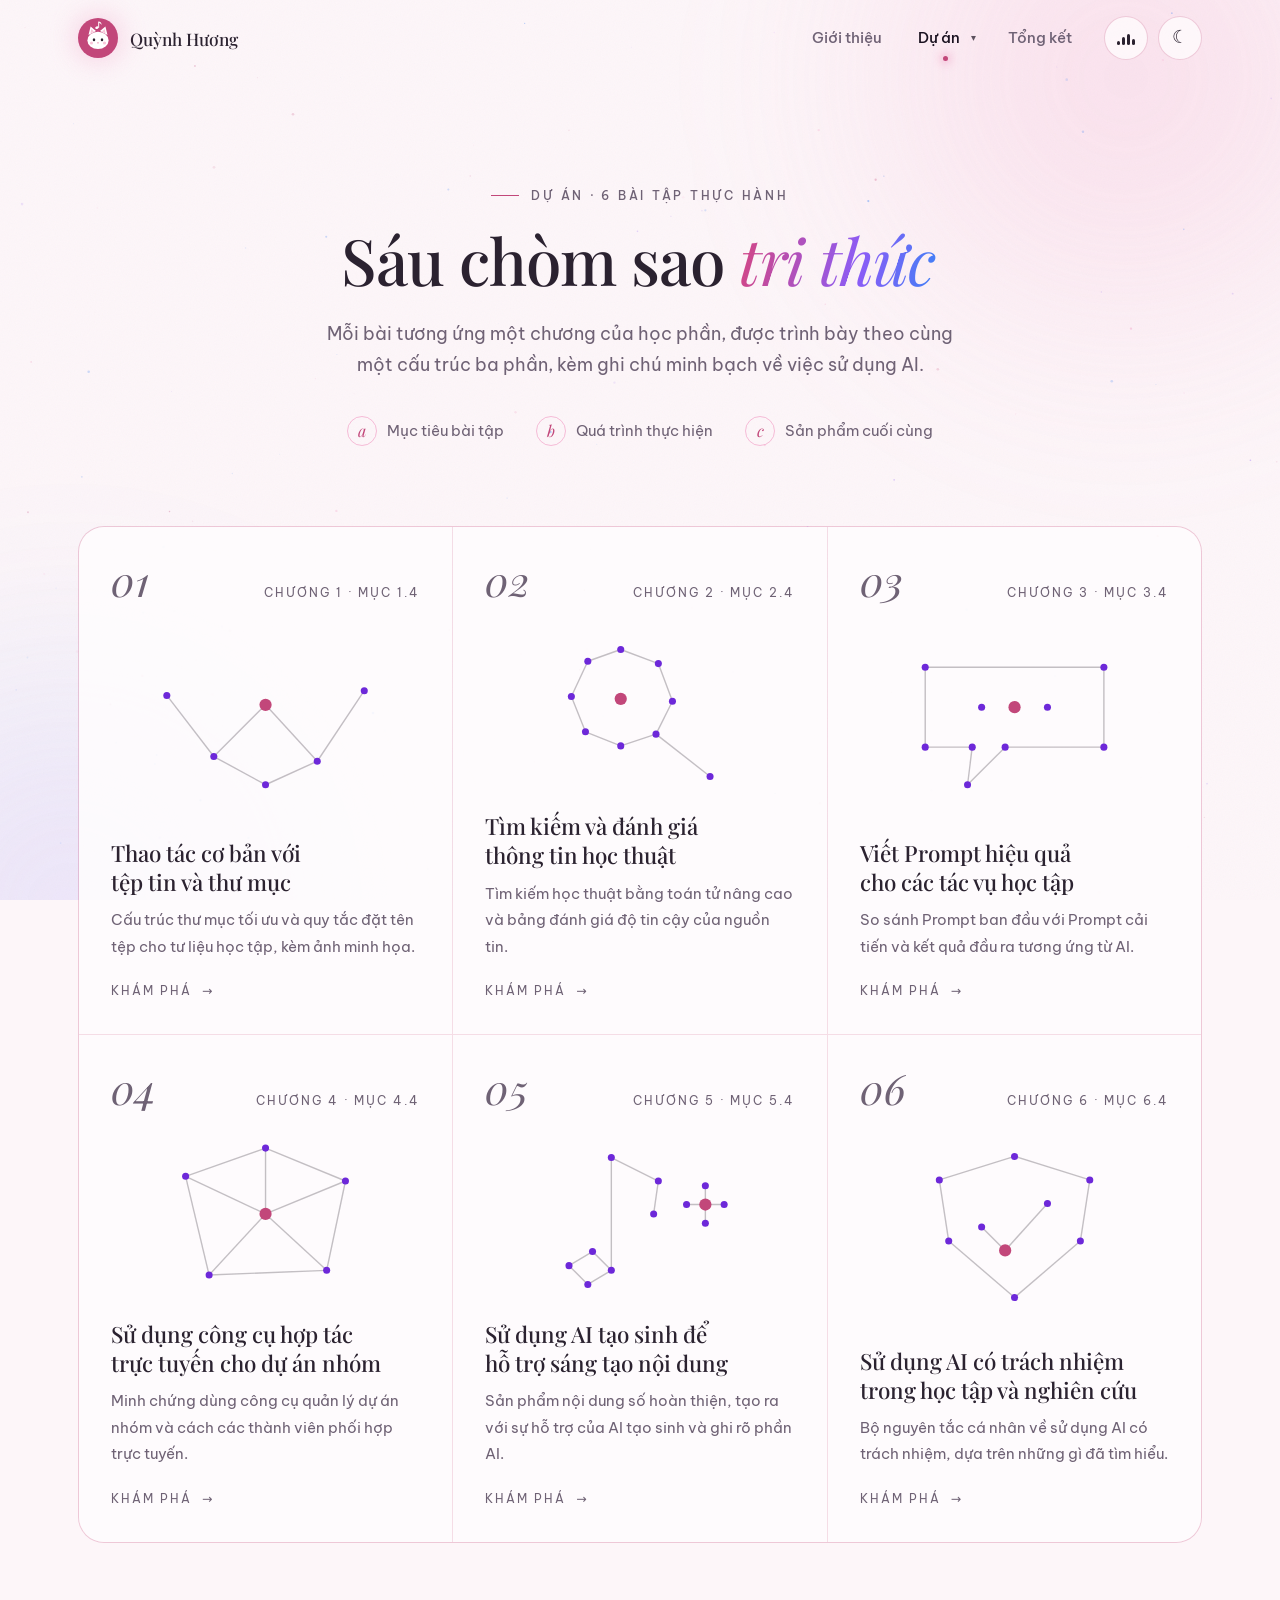
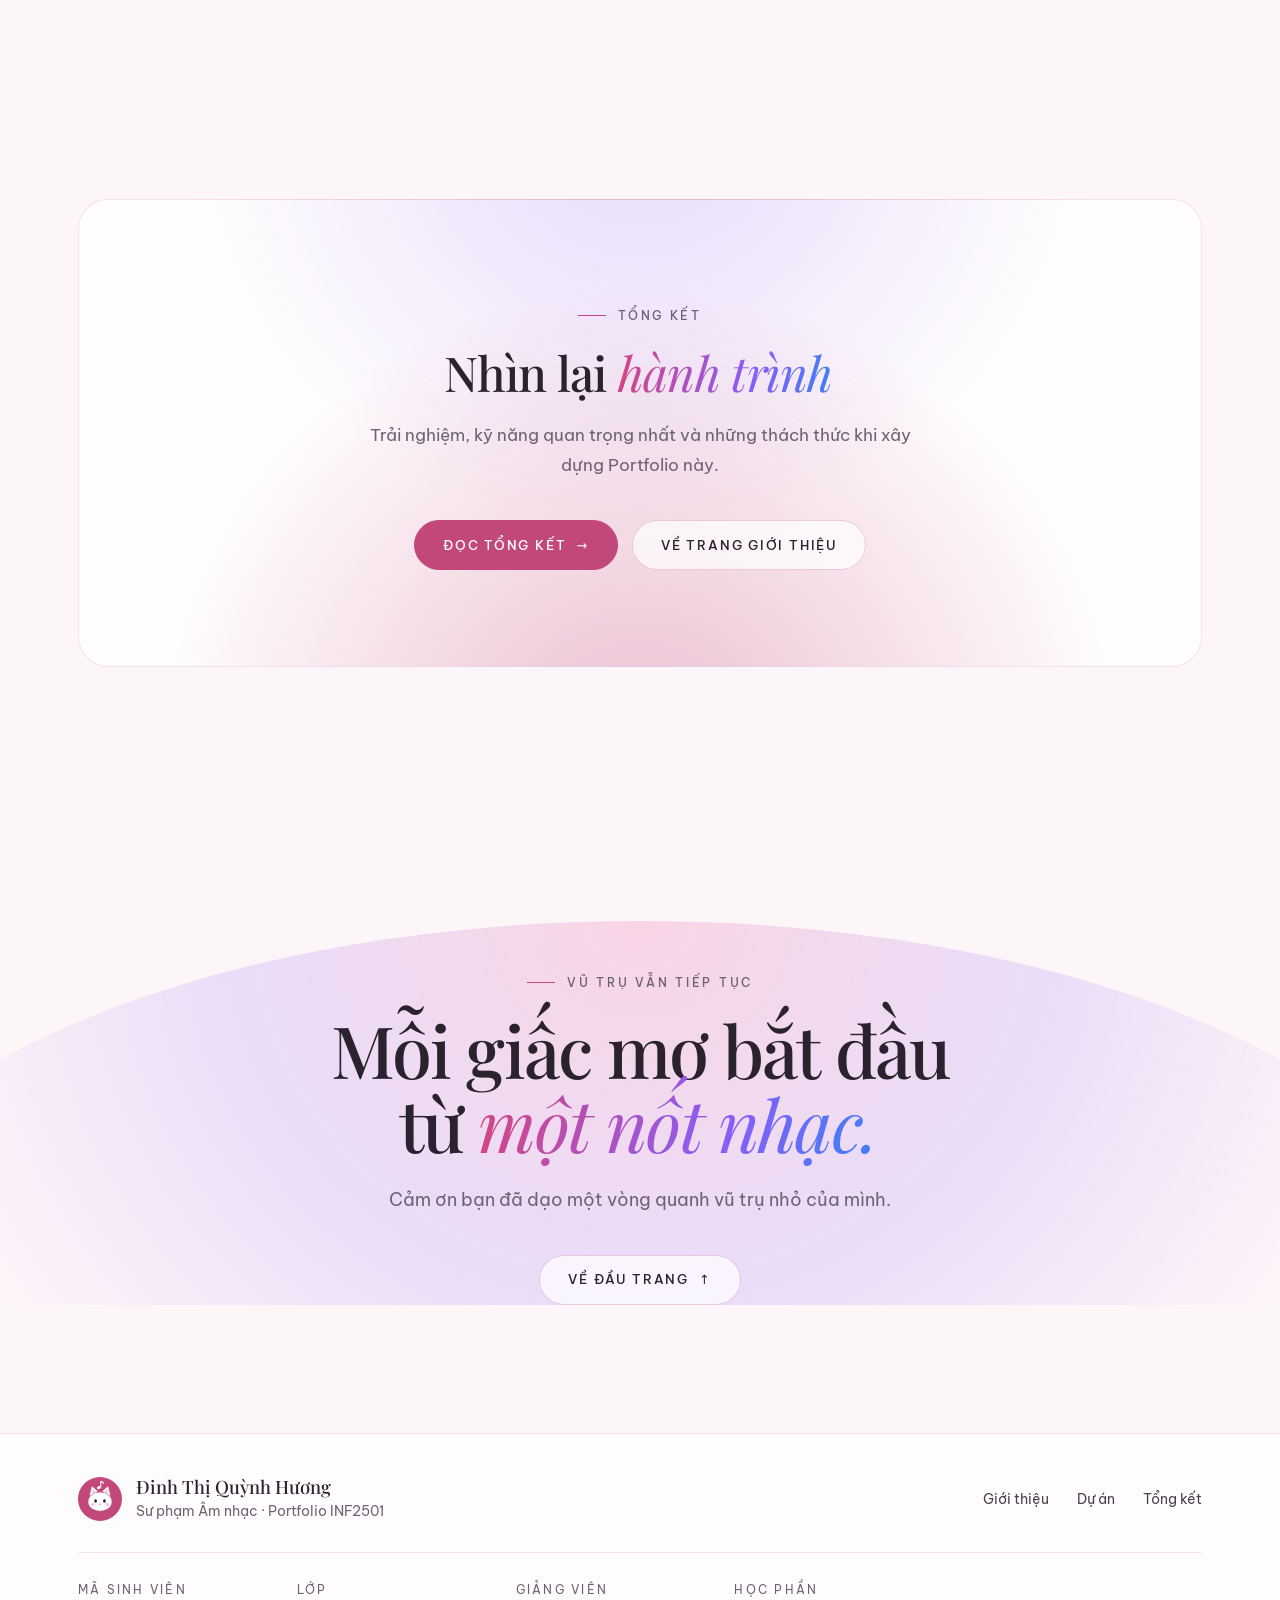
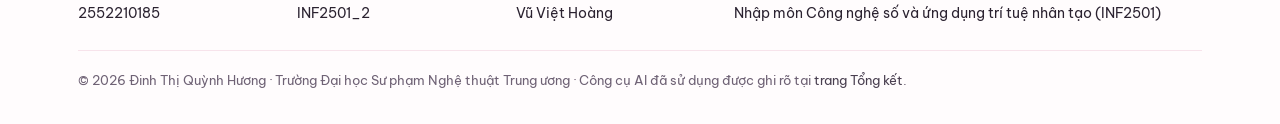
<file: projects.html>
<!doctype html>
<html lang="vi">
<head>
  <meta charset="utf-8">
  <meta name="viewport" content="width=device-width, initial-scale=1">
  <title>Dự án · Quỳnh Hương</title>
  <meta name="description" content="Sáu bài tập thực hành của học phần INF2501 — sáu chòm sao trong hành trình học kỹ năng số của Quỳnh Hương.">
  <meta name="theme-color" content="#fdf6f9">
  <meta property="og:type" content="website">
  <meta property="og:locale" content="vi_VN">
  <meta property="og:title" content="Dự án · Quỳnh Hương">
  <meta property="og:description" content="Sáu bài tập thực hành của học phần INF2501 — sáu chòm sao trong hành trình học kỹ năng số của Quỳnh Hương.">
  <meta property="og:url" content="https://quynhhuong-pi.vercel.app/projects.html">
  <meta property="og:image" content="https://quynhhuong-pi.vercel.app/assets/img/about/avatar.jpg">
  <meta name="twitter:card" content="summary_large_image">
  <link rel="icon" href="assets/img/logo.svg" type="image/svg+xml">
  <link rel="preconnect" href="https://fonts.googleapis.com">
  <link rel="preconnect" href="https://fonts.gstatic.com" crossorigin>
  <link href="https://fonts.googleapis.com/css2?family=Be+Vietnam+Pro:wght@400;500;600&family=Playfair+Display:ital,wght@0,400;0,500;0,600;1,400;1,500&display=swap" rel="stylesheet">
  <link rel="stylesheet" href="assets/css/style.css">
  <script>document.documentElement.classList.add("js");try{if(localStorage.getItem("theme")==="dark")document.documentElement.dataset.theme="dark"}catch(e){}</script>
  <script src="assets/js/music.js" defer></script>
  <script src="assets/js/site.js" defer></script>
</head>
<body data-page="projects">
<div id="site-header"></div>

<main id="main">
  <header class="page-hero container">
    <span class="label" data-reveal>Dự án · 6 bài tập thực hành</span>
    <h1 data-reveal style="--d:.1s">Sáu chòm sao <em>tri thức</em></h1>
    <p class="lead" data-reveal style="--d:.2s">Mỗi bài tương ứng một chương của học phần, được trình bày theo cùng một cấu trúc ba phần, kèm ghi chú minh bạch về việc sử dụng AI.</p>
    <ul class="legend" data-reveal style="--d:.3s">
      <li><span class="badge">a</span>Mục tiêu bài tập</li>
      <li><span class="badge">b</span>Quá trình thực hiện</li>
      <li><span class="badge">c</span>Sản phẩm cuối cùng</li>
    </ul>
  </header>

  <section class="section tight">
    <div class="container">
      <div class="constellations" data-reveal>
        <a class="cst" href="projects/bai-1.html" style="--tone:rgba(240,140,188,.24)">
          <div class="cst-top"><span class="cst-num">01</span><span class="cst-chap">Chương 1 · Mục 1.4</span></div>
          <div class="cst-art" data-cst="1"></div>
          <h3>Thao tác cơ bản với tệp tin và thư mục</h3>
          <p>Cấu trúc thư mục tối ưu và quy tắc đặt tên tệp cho tư liệu học tập, kèm ảnh minh họa.</p>
          <span class="more">Khám phá</span>
        </a>
        <a class="cst" href="projects/bai-2.html" style="--tone:rgba(59,130,246,.26)">
          <div class="cst-top"><span class="cst-num">02</span><span class="cst-chap">Chương 2 · Mục 2.4</span></div>
          <div class="cst-art" data-cst="2"></div>
          <h3>Tìm kiếm và đánh giá thông tin học thuật</h3>
          <p>Tìm kiếm học thuật bằng toán tử nâng cao và bảng đánh giá độ tin cậy của nguồn tin.</p>
          <span class="more">Khám phá</span>
        </a>
        <a class="cst" href="projects/bai-3.html" style="--tone:rgba(139,92,246,.28)">
          <div class="cst-top"><span class="cst-num">03</span><span class="cst-chap">Chương 3 · Mục 3.4</span></div>
          <div class="cst-art" data-cst="3"></div>
          <h3>Viết Prompt hiệu quả cho các tác vụ học tập</h3>
          <p>So sánh Prompt ban đầu với Prompt cải tiến và kết quả đầu ra tương ứng từ AI.</p>
          <span class="more">Khám phá</span>
        </a>
        <a class="cst" href="projects/bai-4.html" style="--tone:rgba(103,232,249,.18)">
          <div class="cst-top"><span class="cst-num">04</span><span class="cst-chap">Chương 4 · Mục 4.4</span></div>
          <div class="cst-art" data-cst="4"></div>
          <h3>Sử dụng công cụ hợp tác trực tuyến cho dự án nhóm</h3>
          <p>Minh chứng dùng công cụ quản lý dự án nhóm và cách các thành viên phối hợp trực tuyến.</p>
          <span class="more">Khám phá</span>
        </a>
        <a class="cst" href="projects/bai-5.html" style="--tone:rgba(240,140,188,.24)">
          <div class="cst-top"><span class="cst-num">05</span><span class="cst-chap">Chương 5 · Mục 5.4</span></div>
          <div class="cst-art" data-cst="5"></div>
          <h3>Sử dụng AI tạo sinh để hỗ trợ sáng tạo nội dung</h3>
          <p>Sản phẩm nội dung số hoàn thiện, tạo ra với sự hỗ trợ của AI tạo sinh và ghi rõ phần AI.</p>
          <span class="more">Khám phá</span>
        </a>
        <a class="cst" href="projects/bai-6.html" style="--tone:rgba(99,102,241,.26)">
          <div class="cst-top"><span class="cst-num">06</span><span class="cst-chap">Chương 6 · Mục 6.4</span></div>
          <div class="cst-art" data-cst="6"></div>
          <h3>Sử dụng AI có trách nhiệm trong học tập và nghiên cứu</h3>
          <p>Bộ nguyên tắc cá nhân về sử dụng AI có trách nhiệm, dựa trên những gì đã tìm hiểu.</p>
          <span class="more">Khám phá</span>
        </a>
      </div>
    </div>
  </section>

  <section class="section">
    <div class="container">
      <div class="cta" data-reveal>
        <span class="label">Tổng kết</span>
        <h2>Nhìn lại <em>hành trình</em></h2>
        <p>Trải nghiệm, kỹ năng quan trọng nhất và những thách thức khi xây dựng Portfolio này.</p>
        <div class="btn-row center">
          <a class="btn primary" href="conclusion.html">Đọc tổng kết <span class="arrow">→</span></a>
          <a class="btn" href="index.html">Về trang Giới thiệu</a>
        </div>
      </div>
    </div>
  </section>
</main>

<div id="site-footer"></div>
</body>
</html>
</file>
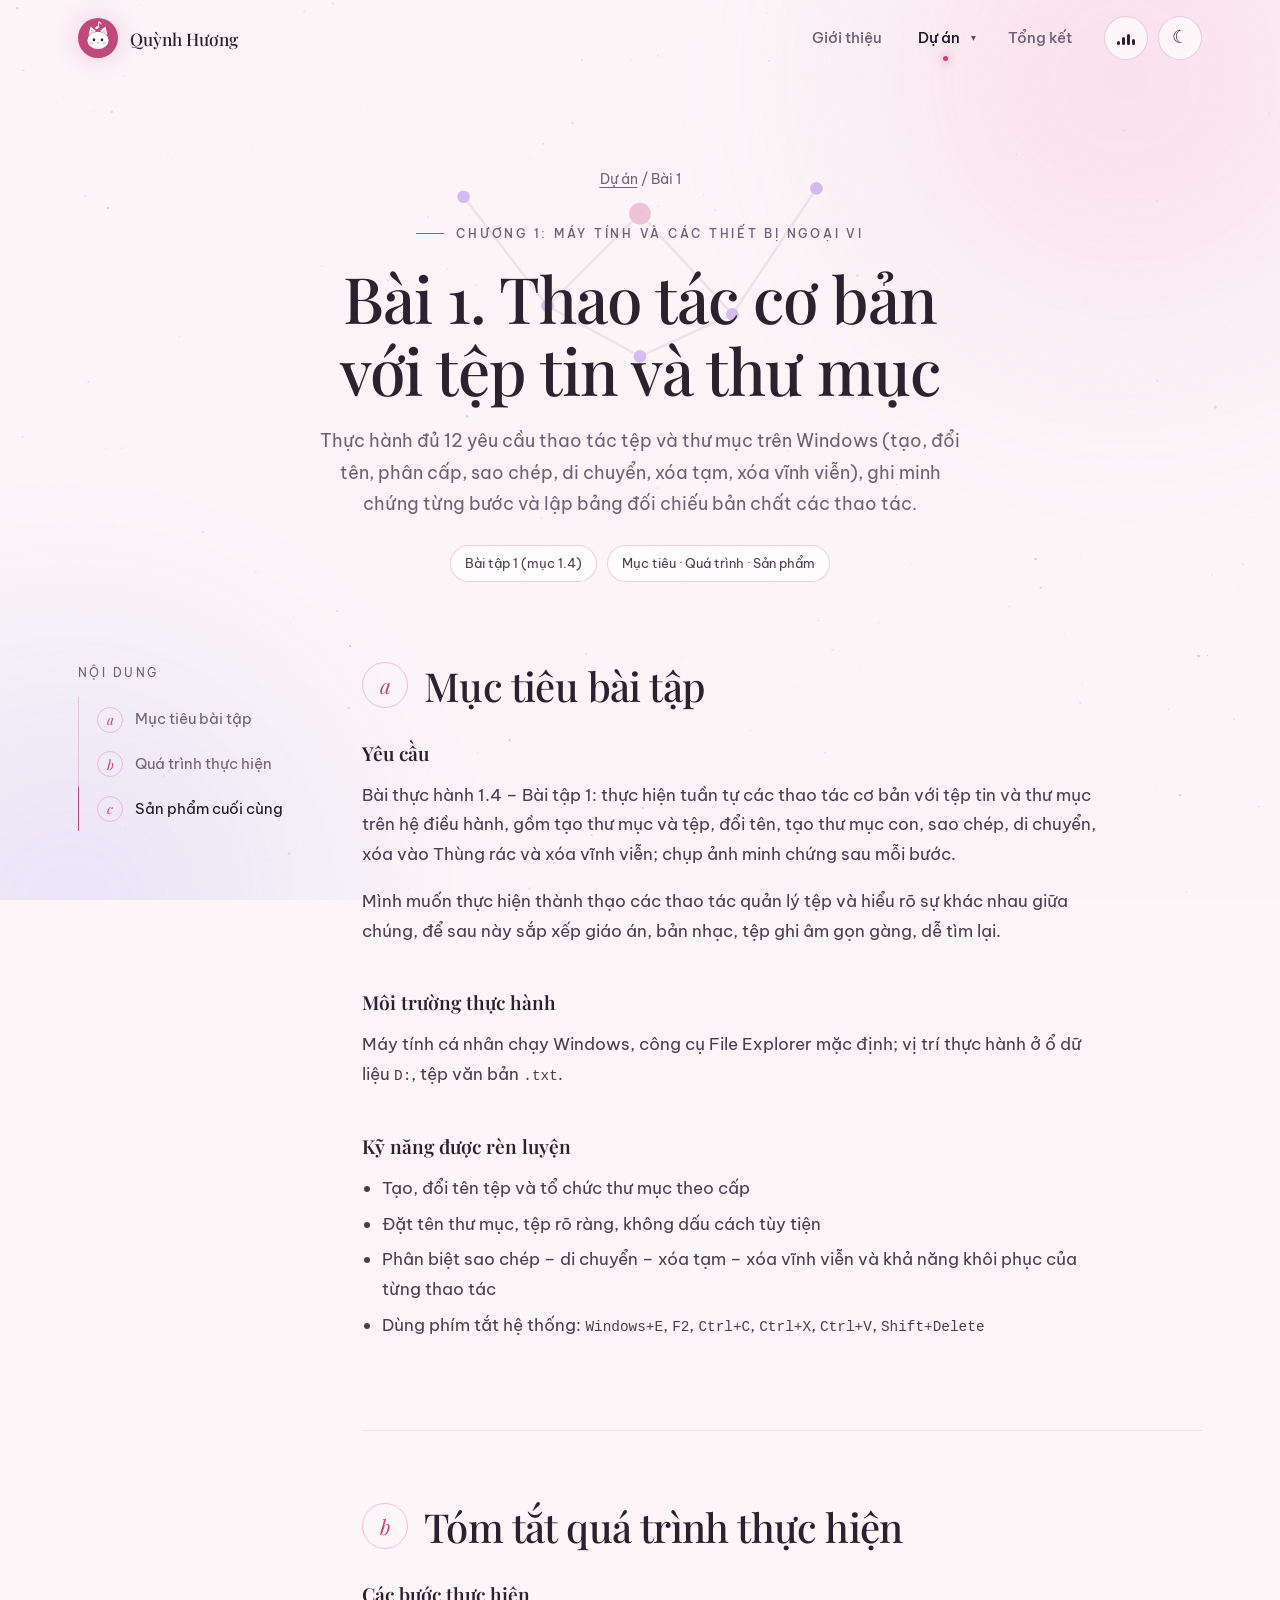
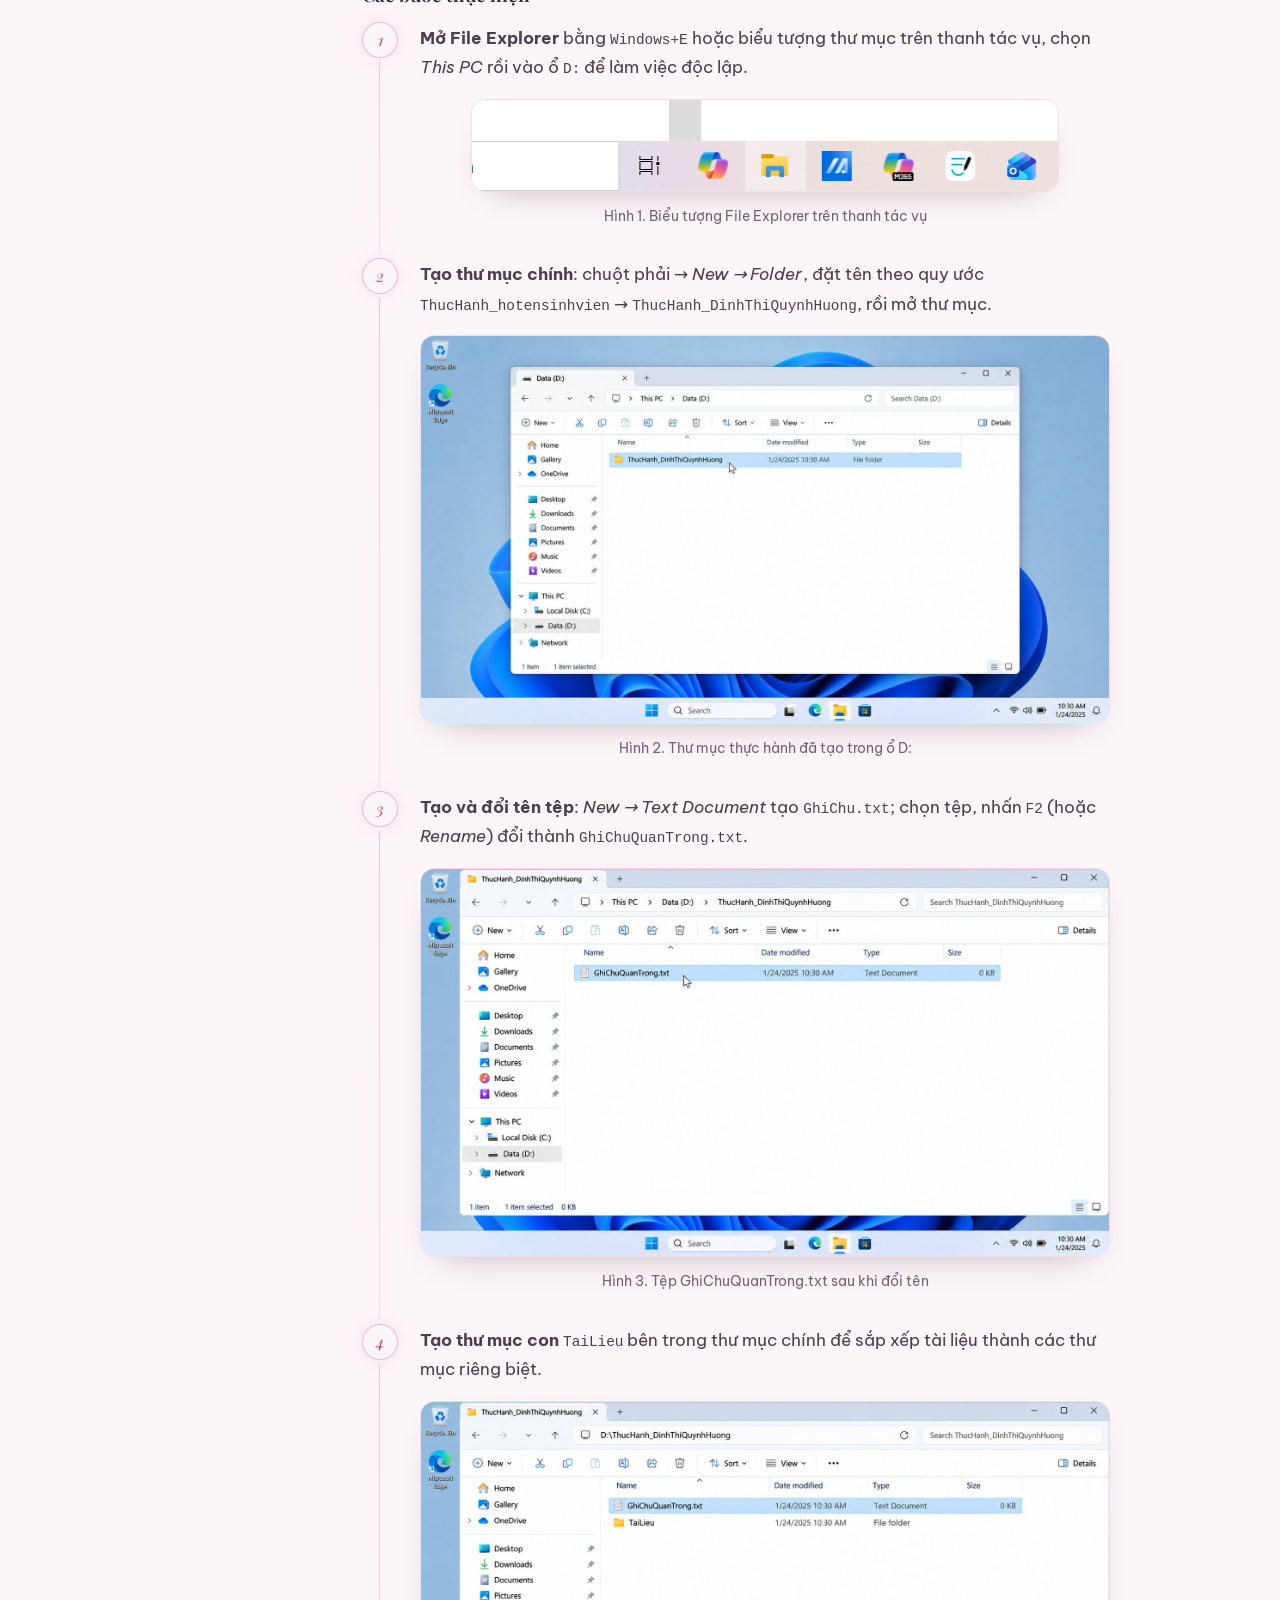
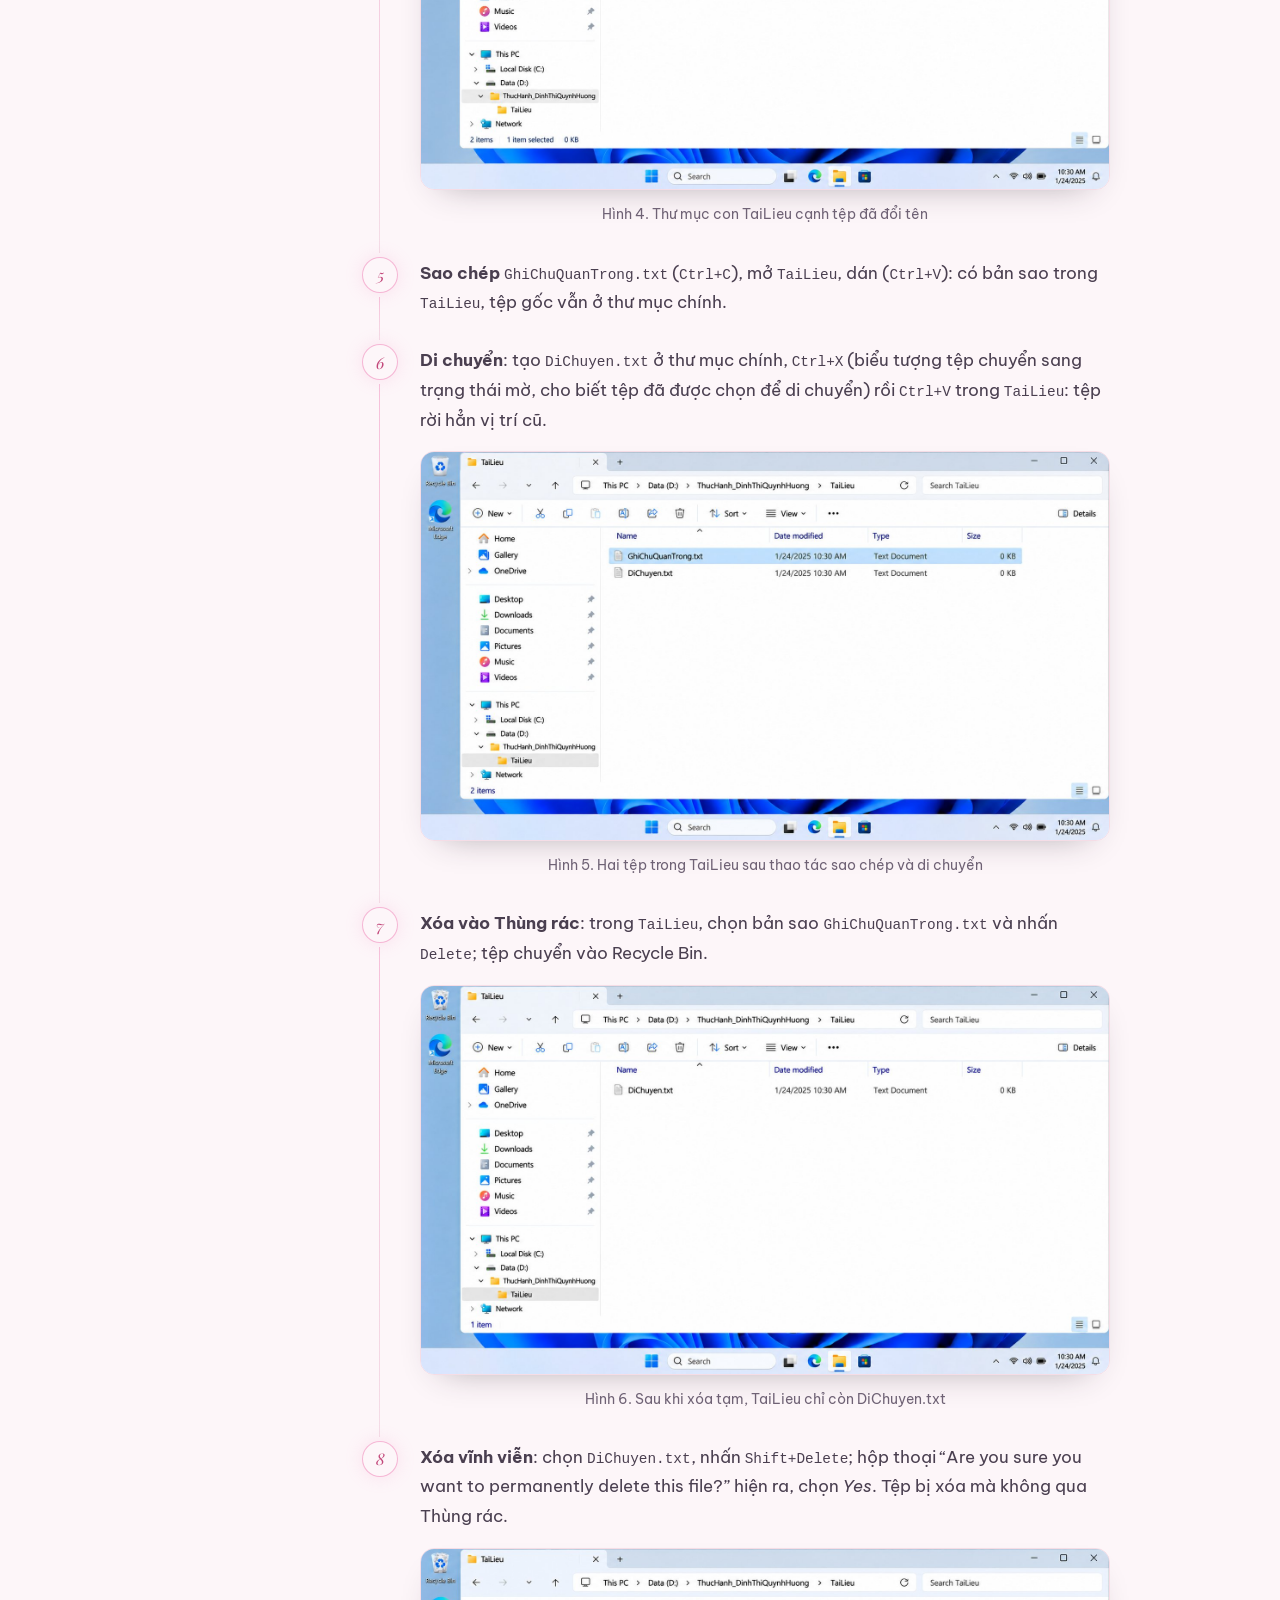
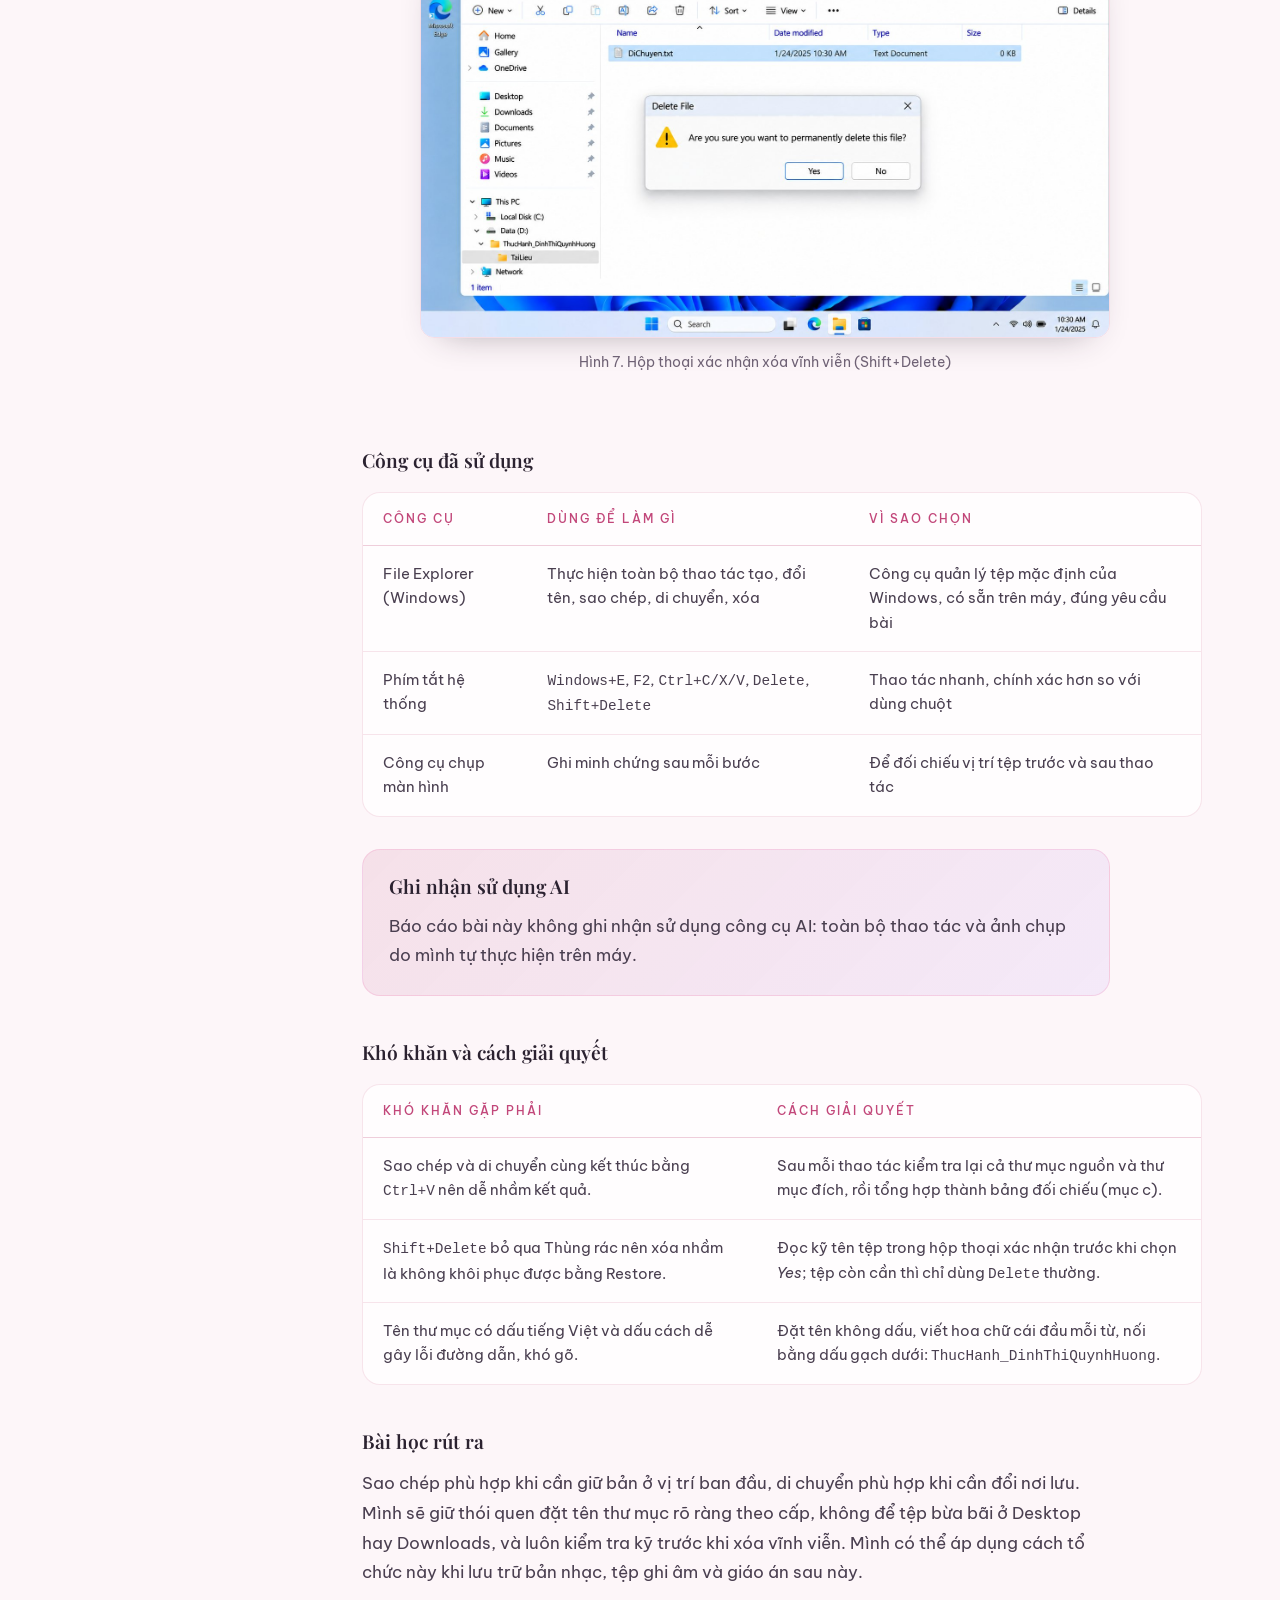
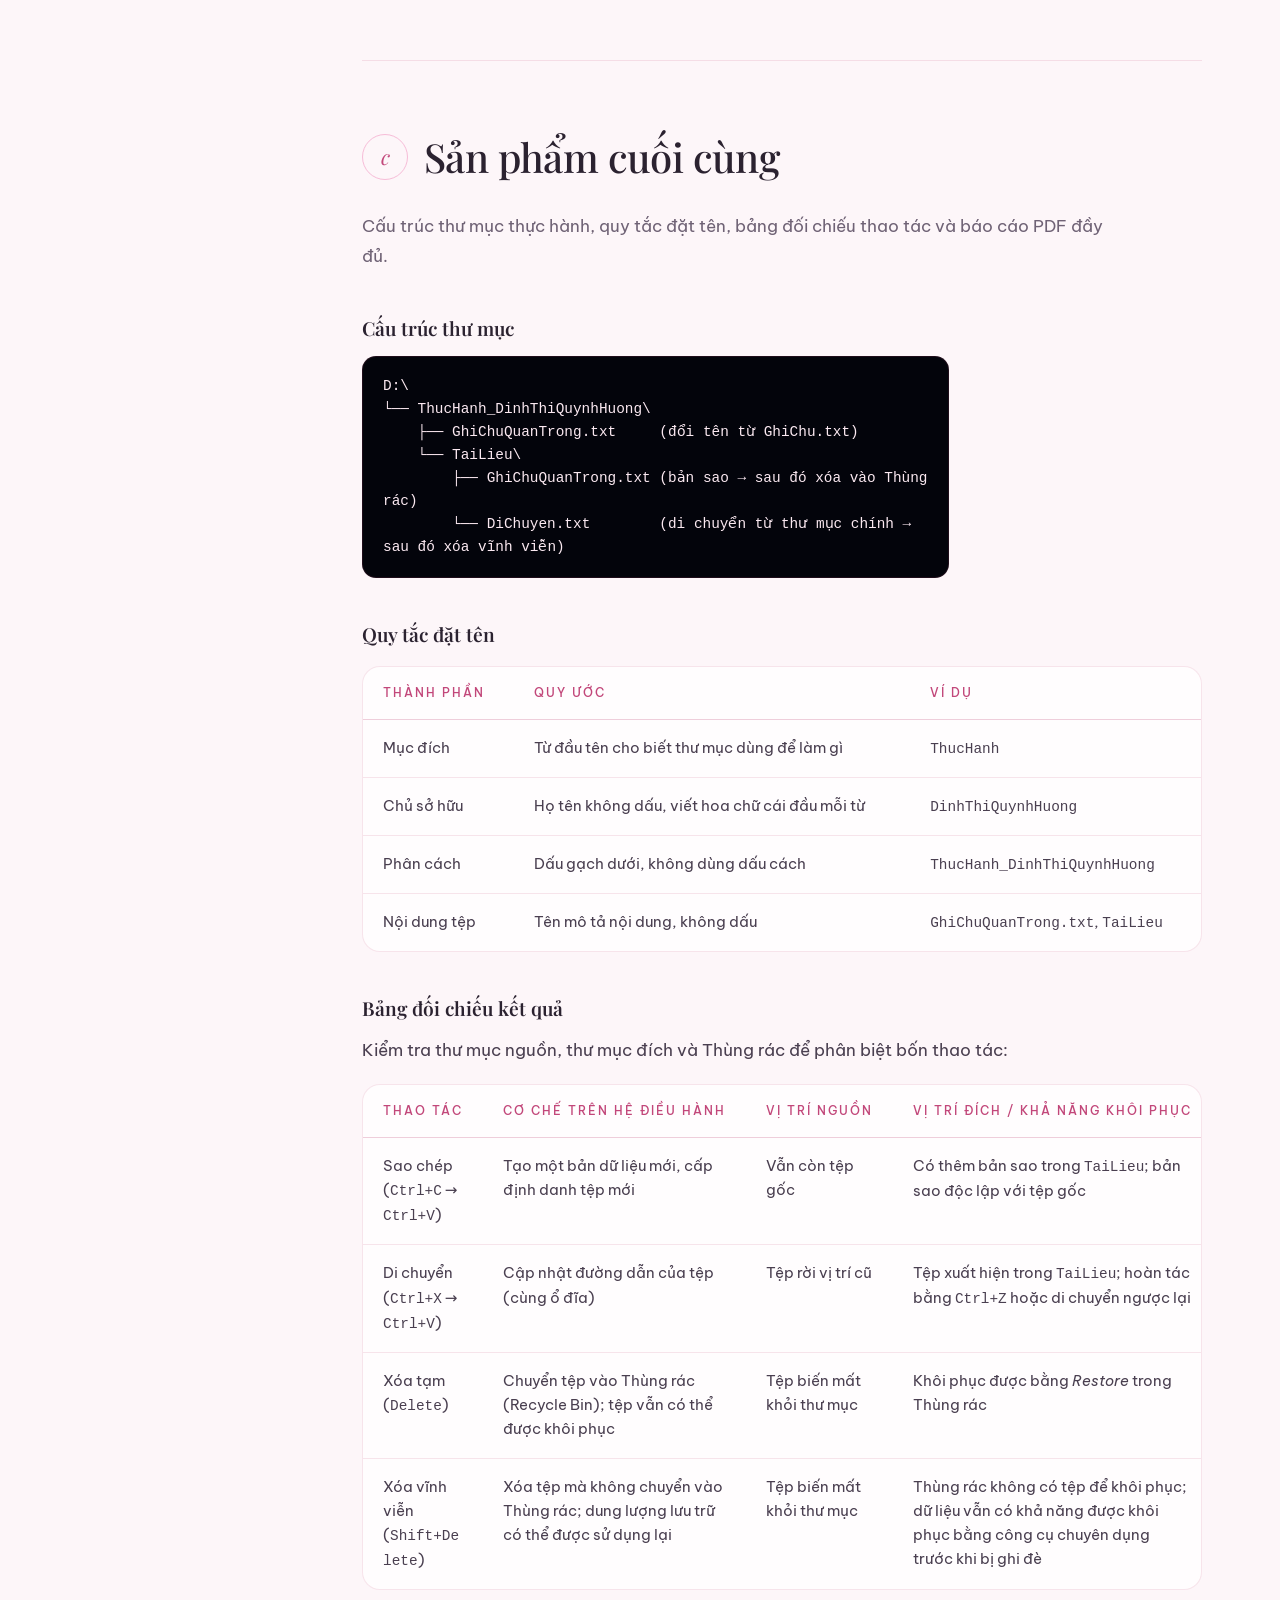
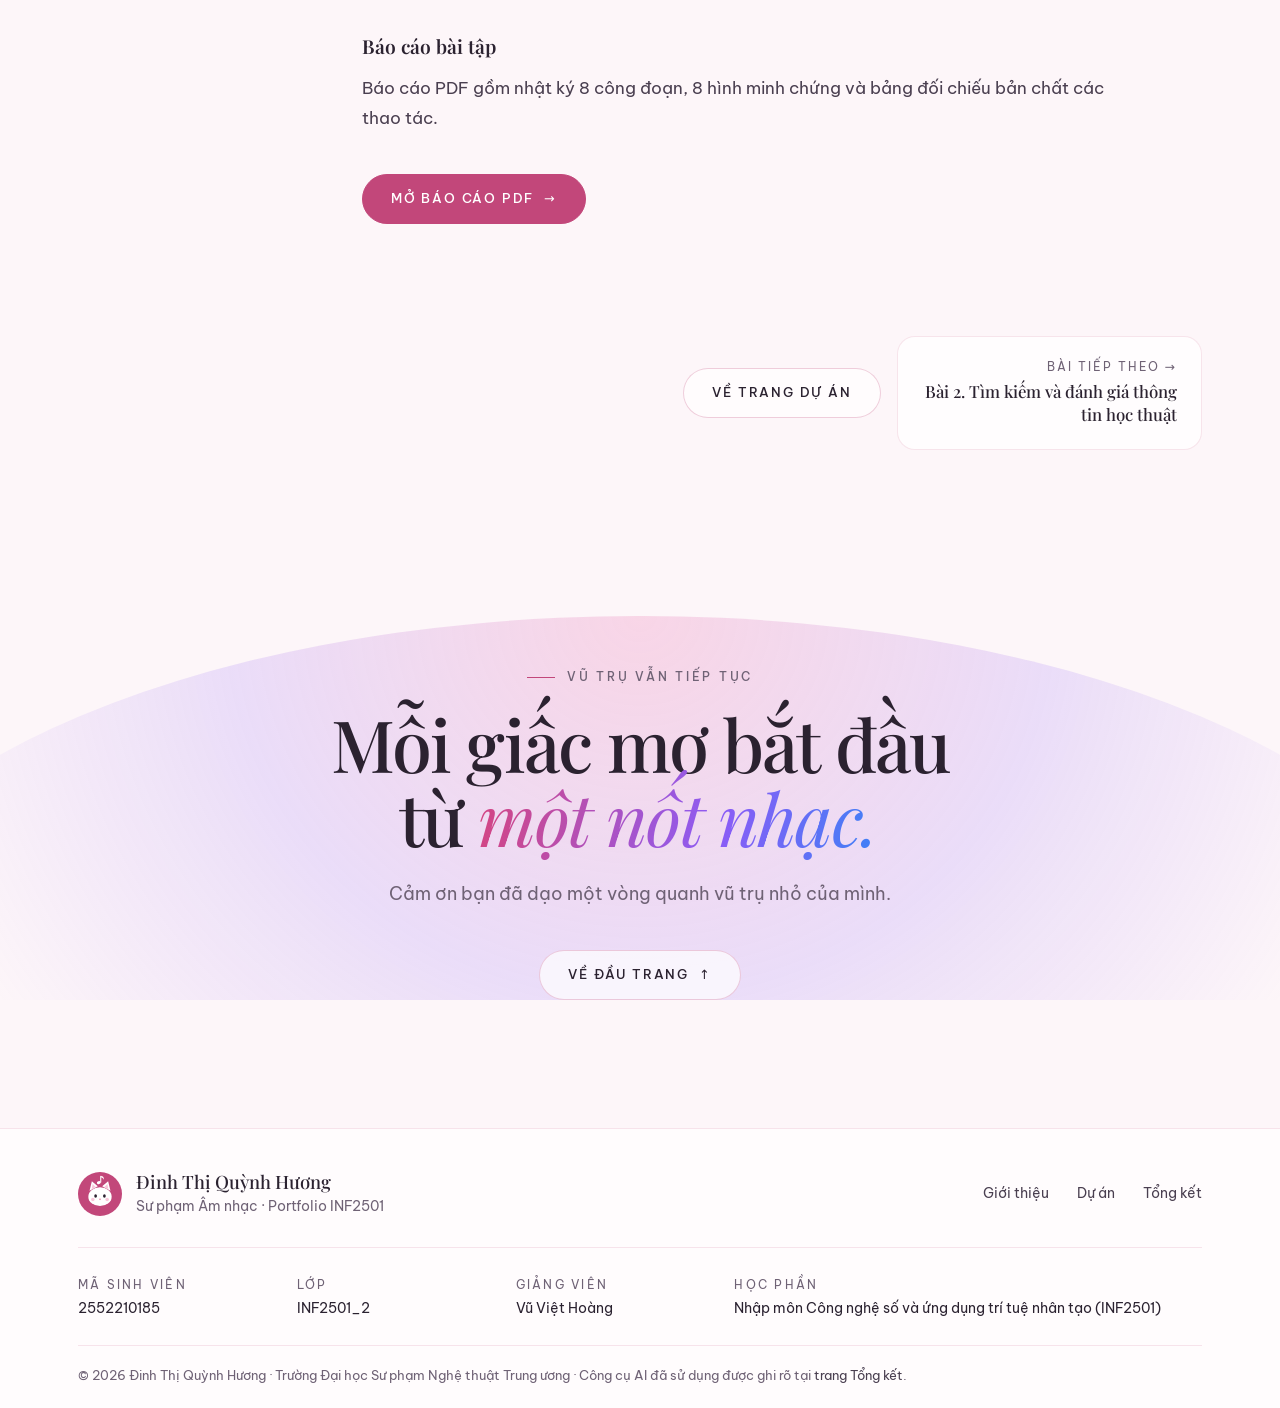
<file: projects/bai-1.html>
<!doctype html>
<html lang="vi">
<head>
  <meta charset="utf-8">
  <meta name="viewport" content="width=device-width, initial-scale=1">
  <title>Bài 1: Thao tác cơ bản với tệp tin và thư mục · Quỳnh Hương</title>
  <meta name="description" content="Bài 1 – Chương 1: Máy tính và các thiết bị ngoại vi: Thao tác cơ bản với tệp tin và thư mục. Portfolio học phần INF2501 của Quỳnh Hương.">
  <meta name="theme-color" content="#fdf6f9">
  <meta property="og:type" content="article">
  <meta property="og:locale" content="vi_VN">
  <meta property="og:title" content="Bài 1. Thao tác cơ bản với tệp tin và thư mục · Quỳnh Hương">
  <meta property="og:description" content="Chương 1: Máy tính và các thiết bị ngoại vi · Bài tập 1 (mục 1.4). Portfolio học phần INF2501.">
  <meta property="og:url" content="https://quynhhuong-pi.vercel.app/projects/bai-1.html">
  <meta property="og:image" content="https://quynhhuong-pi.vercel.app/assets/img/about/avatar.jpg">
  <meta name="twitter:card" content="summary_large_image">
  <link rel="icon" href="../assets/img/logo.svg" type="image/svg+xml">
  <link rel="preconnect" href="https://fonts.googleapis.com">
  <link rel="preconnect" href="https://fonts.gstatic.com" crossorigin>
  <link href="https://fonts.googleapis.com/css2?family=Be+Vietnam+Pro:wght@400;500;600&family=Playfair+Display:ital,wght@0,400;0,500;0,600;1,400;1,500&display=swap" rel="stylesheet">
  <link rel="stylesheet" href="../assets/css/style.css">
  <script>document.documentElement.classList.add("js");try{if(localStorage.getItem("theme")==="dark")document.documentElement.dataset.theme="dark"}catch(e){}</script>
  <script src="../assets/js/music.js" defer></script>
  <script src="../assets/js/site.js" defer></script>
</head>
<body data-page="bai-1" data-root="../">
<div id="site-header"></div>

<main id="main">
  <header class="doc-hero container">
    <div class="doc-art" data-cst="1" aria-hidden="true"></div>
    <nav class="breadcrumb" aria-label="Vị trí trang"><a href="../projects.html">Dự án</a> / Bài 1</nav>
    <span class="label">Chương 1: Máy tính và các thiết bị ngoại vi</span>
    <h1>Bài 1. Thao tác cơ bản với tệp tin và thư mục</h1>
    <p class="lead">Thực hành đủ 12 yêu cầu thao tác tệp và thư mục trên Windows (tạo, đổi tên, phân cấp, sao chép, di chuyển, xóa tạm, xóa vĩnh viễn), ghi minh chứng từng bước và lập bảng đối chiếu bản chất các thao tác.</p>
    <div class="meta-row"><span class="chip">Bài tập 1 (mục 1.4)</span><span class="chip">Mục tiêu · Quá trình · Sản phẩm</span></div>
  </header>

  <div class="container doc">
    <aside class="toc" aria-label="Mục lục bài">
      <p>Nội dung</p>
      <ol>
        <li><a href="#muc-tieu"><span class="badge">a</span>Mục tiêu bài tập</a></li>
        <li><a href="#qua-trinh"><span class="badge">b</span>Quá trình thực hiện</a></li>
        <li><a href="#san-pham"><span class="badge">c</span>Sản phẩm cuối cùng</a></li>
      </ol>
    </aside>

    <article>

      <section class="part" id="muc-tieu">
        <h2><span class="badge">a</span>Mục tiêu bài tập</h2>
        <h3>Yêu cầu</h3>
        <p>Bài thực hành 1.4 – Bài tập 1: thực hiện tuần tự các thao tác cơ bản với tệp tin và thư mục trên hệ điều hành, gồm tạo thư mục và tệp, đổi tên, tạo thư mục con, sao chép, di chuyển, xóa vào Thùng rác và xóa vĩnh viễn; chụp ảnh minh chứng sau mỗi bước.</p>
        <p>Mình muốn thực hiện thành thạo các thao tác quản lý tệp và hiểu rõ sự khác nhau giữa chúng, để sau này sắp xếp giáo án, bản nhạc, tệp ghi âm gọn gàng, dễ tìm lại.</p>
        <h3>Môi trường thực hành</h3>
        <p>Máy tính cá nhân chạy Windows, công cụ File Explorer mặc định; vị trí thực hành ở ổ dữ liệu <code>D:</code>, tệp văn bản <code>.txt</code>.</p>
        <h3>Kỹ năng được rèn luyện</h3>
        <ul>
      <li>Tạo, đổi tên tệp và tổ chức thư mục theo cấp</li>
      <li>Đặt tên thư mục, tệp rõ ràng, không dấu cách tùy tiện</li>
      <li>Phân biệt sao chép – di chuyển – xóa tạm – xóa vĩnh viễn và khả năng khôi phục của từng thao tác</li>
      <li>Dùng phím tắt hệ thống: <code>Windows+E</code>, <code>F2</code>, <code>Ctrl+C</code>, <code>Ctrl+X</code>, <code>Ctrl+V</code>, <code>Shift+Delete</code></li>
        </ul>
      </section>

      <section class="part" id="qua-trinh">
        <h2><span class="badge">b</span>Tóm tắt quá trình thực hiện</h2>
        <h3>Các bước thực hiện</h3>
        <ol class="steps">
      <li><strong>Mở File Explorer</strong> bằng <code>Windows+E</code> hoặc biểu tượng thư mục trên thanh tác vụ, chọn <em>This PC</em> rồi vào ổ <code>D:</code> để làm việc độc lập.
        <figure><a href="../assets/img/bai-1/hinh-01.png"><img src="../assets/img/bai-1/hinh-01.png" alt="Biểu tượng File Explorer trên thanh tác vụ Windows" width="588" height="91" loading="lazy"></a><figcaption>Hình 1. Biểu tượng File Explorer trên thanh tác vụ</figcaption></figure></li>
      <li><strong>Tạo thư mục chính</strong>: chuột phải → <em>New → Folder</em>, đặt tên theo quy ước <code>ThucHanh_hotensinhvien</code> → <code>ThucHanh_DinhThiQuynhHuong</code>, rồi mở thư mục.
        <figure><a href="../assets/img/bai-1/hinh-02.jpg"><img src="../assets/img/bai-1/hinh-02.jpg" alt="Thư mục ThucHanh_DinhThiQuynhHuong trong ổ D" width="1600" height="900" loading="lazy"></a><figcaption>Hình 2. Thư mục thực hành đã tạo trong ổ D:</figcaption></figure></li>
      <li><strong>Tạo và đổi tên tệp</strong>: <em>New → Text Document</em> tạo <code>GhiChu.txt</code>; chọn tệp, nhấn <code>F2</code> (hoặc <em>Rename</em>) đổi thành <code>GhiChuQuanTrong.txt</code>.
        <figure><a href="../assets/img/bai-1/hinh-03.jpg"><img src="../assets/img/bai-1/hinh-03.jpg" alt="Tệp GhiChuQuanTrong.txt sau khi đổi tên" width="1600" height="901" loading="lazy"></a><figcaption>Hình 3. Tệp GhiChuQuanTrong.txt sau khi đổi tên</figcaption></figure></li>
      <li><strong>Tạo thư mục con</strong> <code>TaiLieu</code> bên trong thư mục chính để sắp xếp tài liệu thành các thư mục riêng biệt.
        <figure><a href="../assets/img/bai-1/hinh-04.jpg"><img src="../assets/img/bai-1/hinh-04.jpg" alt="Thư mục con TaiLieu cạnh tệp đã đổi tên" width="1600" height="901" loading="lazy"></a><figcaption>Hình 4. Thư mục con TaiLieu cạnh tệp đã đổi tên</figcaption></figure></li>
      <li><strong>Sao chép</strong> <code>GhiChuQuanTrong.txt</code> (<code>Ctrl+C</code>), mở <code>TaiLieu</code>, dán (<code>Ctrl+V</code>): có bản sao trong <code>TaiLieu</code>, tệp gốc vẫn ở thư mục chính.</li>
      <li><strong>Di chuyển</strong>: tạo <code>DiChuyen.txt</code> ở thư mục chính, <code>Ctrl+X</code> (biểu tượng tệp chuyển sang trạng thái mờ, cho biết tệp đã được chọn để di chuyển) rồi <code>Ctrl+V</code> trong <code>TaiLieu</code>: tệp rời hẳn vị trí cũ.
        <figure><a href="../assets/img/bai-1/hinh-05.jpg"><img src="../assets/img/bai-1/hinh-05.jpg" alt="Hai tệp GhiChuQuanTrong.txt và DiChuyen.txt trong thư mục TaiLieu" width="1600" height="902" loading="lazy"></a><figcaption>Hình 5. Hai tệp trong TaiLieu sau thao tác sao chép và di chuyển</figcaption></figure></li>
      <li><strong>Xóa vào Thùng rác</strong>: trong <code>TaiLieu</code>, chọn bản sao <code>GhiChuQuanTrong.txt</code> và nhấn <code>Delete</code>; tệp chuyển vào Recycle Bin.
        <figure><a href="../assets/img/bai-1/hinh-06.jpg"><img src="../assets/img/bai-1/hinh-06.jpg" alt="Thư mục TaiLieu chỉ còn DiChuyen.txt sau khi xóa tạm" width="1600" height="902" loading="lazy"></a><figcaption>Hình 6. Sau khi xóa tạm, TaiLieu chỉ còn DiChuyen.txt</figcaption></figure></li>
      <li><strong>Xóa vĩnh viễn</strong>: chọn <code>DiChuyen.txt</code>, nhấn <code>Shift+Delete</code>; hộp thoại “Are you sure you want to permanently delete this file?” hiện ra, chọn <em>Yes</em>. Tệp bị xóa mà không qua Thùng rác.
        <figure><a href="../assets/img/bai-1/hinh-07.jpg"><img src="../assets/img/bai-1/hinh-07.jpg" alt="Hộp thoại xác nhận xóa vĩnh viễn tệp" width="1600" height="903" loading="lazy"></a><figcaption>Hình 7. Hộp thoại xác nhận xóa vĩnh viễn (Shift+Delete)</figcaption></figure></li>
        </ol>

        <h3>Công cụ đã sử dụng</h3>
        <div class="table-wrap"><table>
          <thead><tr><th>Công cụ</th><th>Dùng để làm gì</th><th>Vì sao chọn</th></tr></thead>
          <tbody>
            <tr><td>File Explorer (Windows)</td><td>Thực hiện toàn bộ thao tác tạo, đổi tên, sao chép, di chuyển, xóa</td><td>Công cụ quản lý tệp mặc định của Windows, có sẵn trên máy, đúng yêu cầu bài</td></tr>
            <tr><td>Phím tắt hệ thống</td><td><code>Windows+E</code>, <code>F2</code>, <code>Ctrl+C/X/V</code>, <code>Delete</code>, <code>Shift+Delete</code></td><td>Thao tác nhanh, chính xác hơn so với dùng chuột</td></tr>
            <tr><td>Công cụ chụp màn hình</td><td>Ghi minh chứng sau mỗi bước</td><td>Để đối chiếu vị trí tệp trước và sau thao tác</td></tr>
          </tbody>
        </table></div>

        <div class="callout" id="ai">
          <h3>Ghi nhận sử dụng AI</h3>
          <p>Báo cáo bài này không ghi nhận sử dụng công cụ AI: toàn bộ thao tác và ảnh chụp do mình tự thực hiện trên máy.</p>
        </div>

        <h3>Khó khăn và cách giải quyết</h3>
        <div class="table-wrap"><table>
          <thead><tr><th>Khó khăn gặp phải</th><th>Cách giải quyết</th></tr></thead>
          <tbody>
            <tr><td>Sao chép và di chuyển cùng kết thúc bằng <code>Ctrl+V</code> nên dễ nhầm kết quả.</td><td>Sau mỗi thao tác kiểm tra lại cả thư mục nguồn và thư mục đích, rồi tổng hợp thành bảng đối chiếu (mục c).</td></tr>
            <tr><td><code>Shift+Delete</code> bỏ qua Thùng rác nên xóa nhầm là không khôi phục được bằng Restore.</td><td>Đọc kỹ tên tệp trong hộp thoại xác nhận trước khi chọn <em>Yes</em>; tệp còn cần thì chỉ dùng <code>Delete</code> thường.</td></tr>
            <tr><td>Tên thư mục có dấu tiếng Việt và dấu cách dễ gây lỗi đường dẫn, khó gõ.</td><td>Đặt tên không dấu, viết hoa chữ cái đầu mỗi từ, nối bằng dấu gạch dưới: <code>ThucHanh_DinhThiQuynhHuong</code>.</td></tr>
          </tbody>
        </table></div>

        <h3>Bài học rút ra</h3>
        <p>Sao chép phù hợp khi cần giữ bản ở vị trí ban đầu, di chuyển phù hợp khi cần đổi nơi lưu. Mình sẽ giữ thói quen đặt tên thư mục rõ ràng theo cấp, không để tệp bừa bãi ở Desktop hay Downloads, và luôn kiểm tra kỹ trước khi xóa vĩnh viễn. Mình có thể áp dụng cách tổ chức này khi lưu trữ bản nhạc, tệp ghi âm và giáo án sau này.</p>
      </section>

      <section class="part" id="san-pham">
        <h2><span class="badge">c</span>Sản phẩm cuối cùng</h2>
        <p class="muted">Cấu trúc thư mục thực hành, quy tắc đặt tên, bảng đối chiếu thao tác và báo cáo PDF đầy đủ.</p>
    <div><h3>Cấu trúc thư mục</h3>
    <pre>D:\
└── ThucHanh_DinhThiQuynhHuong\
    ├── GhiChuQuanTrong.txt     (đổi tên từ GhiChu.txt)
    └── TaiLieu\
        ├── GhiChuQuanTrong.txt (bản sao → sau đó xóa vào Thùng rác)
        └── DiChuyen.txt        (di chuyển từ thư mục chính → sau đó xóa vĩnh viễn)</pre>
    <h3>Quy tắc đặt tên</h3></div>
    <div class="table-wrap"><table>
      <thead><tr><th>Thành phần</th><th>Quy ước</th><th>Ví dụ</th></tr></thead>
      <tbody>
        <tr><td>Mục đích</td><td>Từ đầu tên cho biết thư mục dùng để làm gì</td><td><code>ThucHanh</code></td></tr>
        <tr><td>Chủ sở hữu</td><td>Họ tên không dấu, viết hoa chữ cái đầu mỗi từ</td><td><code>DinhThiQuynhHuong</code></td></tr>
        <tr><td>Phân cách</td><td>Dấu gạch dưới, không dùng dấu cách</td><td><code>ThucHanh_DinhThiQuynhHuong</code></td></tr>
        <tr><td>Nội dung tệp</td><td>Tên mô tả nội dung, không dấu</td><td><code>GhiChuQuanTrong.txt</code>, <code>TaiLieu</code></td></tr>
      </tbody>
    </table></div>
    <div><h3>Bảng đối chiếu kết quả</h3>
    <p>Kiểm tra thư mục nguồn, thư mục đích và Thùng rác để phân biệt bốn thao tác:</p></div>
    <div class="table-wrap"><table>
      <thead><tr><th>Thao tác</th><th>Cơ chế trên hệ điều hành</th><th>Vị trí nguồn</th><th>Vị trí đích / khả năng khôi phục</th></tr></thead>
      <tbody>
        <tr><td>Sao chép (<code>Ctrl+C</code> → <code>Ctrl+V</code>)</td><td>Tạo một bản dữ liệu mới, cấp định danh tệp mới</td><td>Vẫn còn tệp gốc</td><td>Có thêm bản sao trong <code>TaiLieu</code>; bản sao độc lập với tệp gốc</td></tr>
        <tr><td>Di chuyển (<code>Ctrl+X</code> → <code>Ctrl+V</code>)</td><td>Cập nhật đường dẫn của tệp (cùng ổ đĩa)</td><td>Tệp rời vị trí cũ</td><td>Tệp xuất hiện trong <code>TaiLieu</code>; hoàn tác bằng <code>Ctrl+Z</code> hoặc di chuyển ngược lại</td></tr>
        <tr><td>Xóa tạm (<code>Delete</code>)</td><td>Chuyển tệp vào Thùng rác (Recycle Bin); tệp vẫn có thể được khôi phục</td><td>Tệp biến mất khỏi thư mục</td><td>Khôi phục được bằng <em>Restore</em> trong Thùng rác</td></tr>
        <tr><td>Xóa vĩnh viễn (<code>Shift+Delete</code>)</td><td>Xóa tệp mà không chuyển vào Thùng rác; dung lượng lưu trữ có thể được sử dụng lại</td><td>Tệp biến mất khỏi thư mục</td><td>Thùng rác không có tệp để khôi phục; dữ liệu vẫn có khả năng được khôi phục bằng công cụ chuyên dụng trước khi bị ghi đè</td></tr>
      </tbody>
    </table></div>
    <div><h3>Báo cáo bài tập</h3>
    <p>Báo cáo PDF gồm nhật ký 8 công đoạn, 8 hình minh chứng và bảng đối chiếu bản chất các thao tác.</p>
    <p class="btn-row"><a class="btn primary" href="../assets/files/bai-1.pdf" target="_blank" rel="noopener">Mở báo cáo PDF <span class="arrow">→</span></a></p></div>
      </section>



      <nav class="pager" id="pager" aria-label="Chuyển bài tập"></nav>
    </article>
  </div>
</main>

<div id="site-footer"></div>
</body>
</html>
</file>
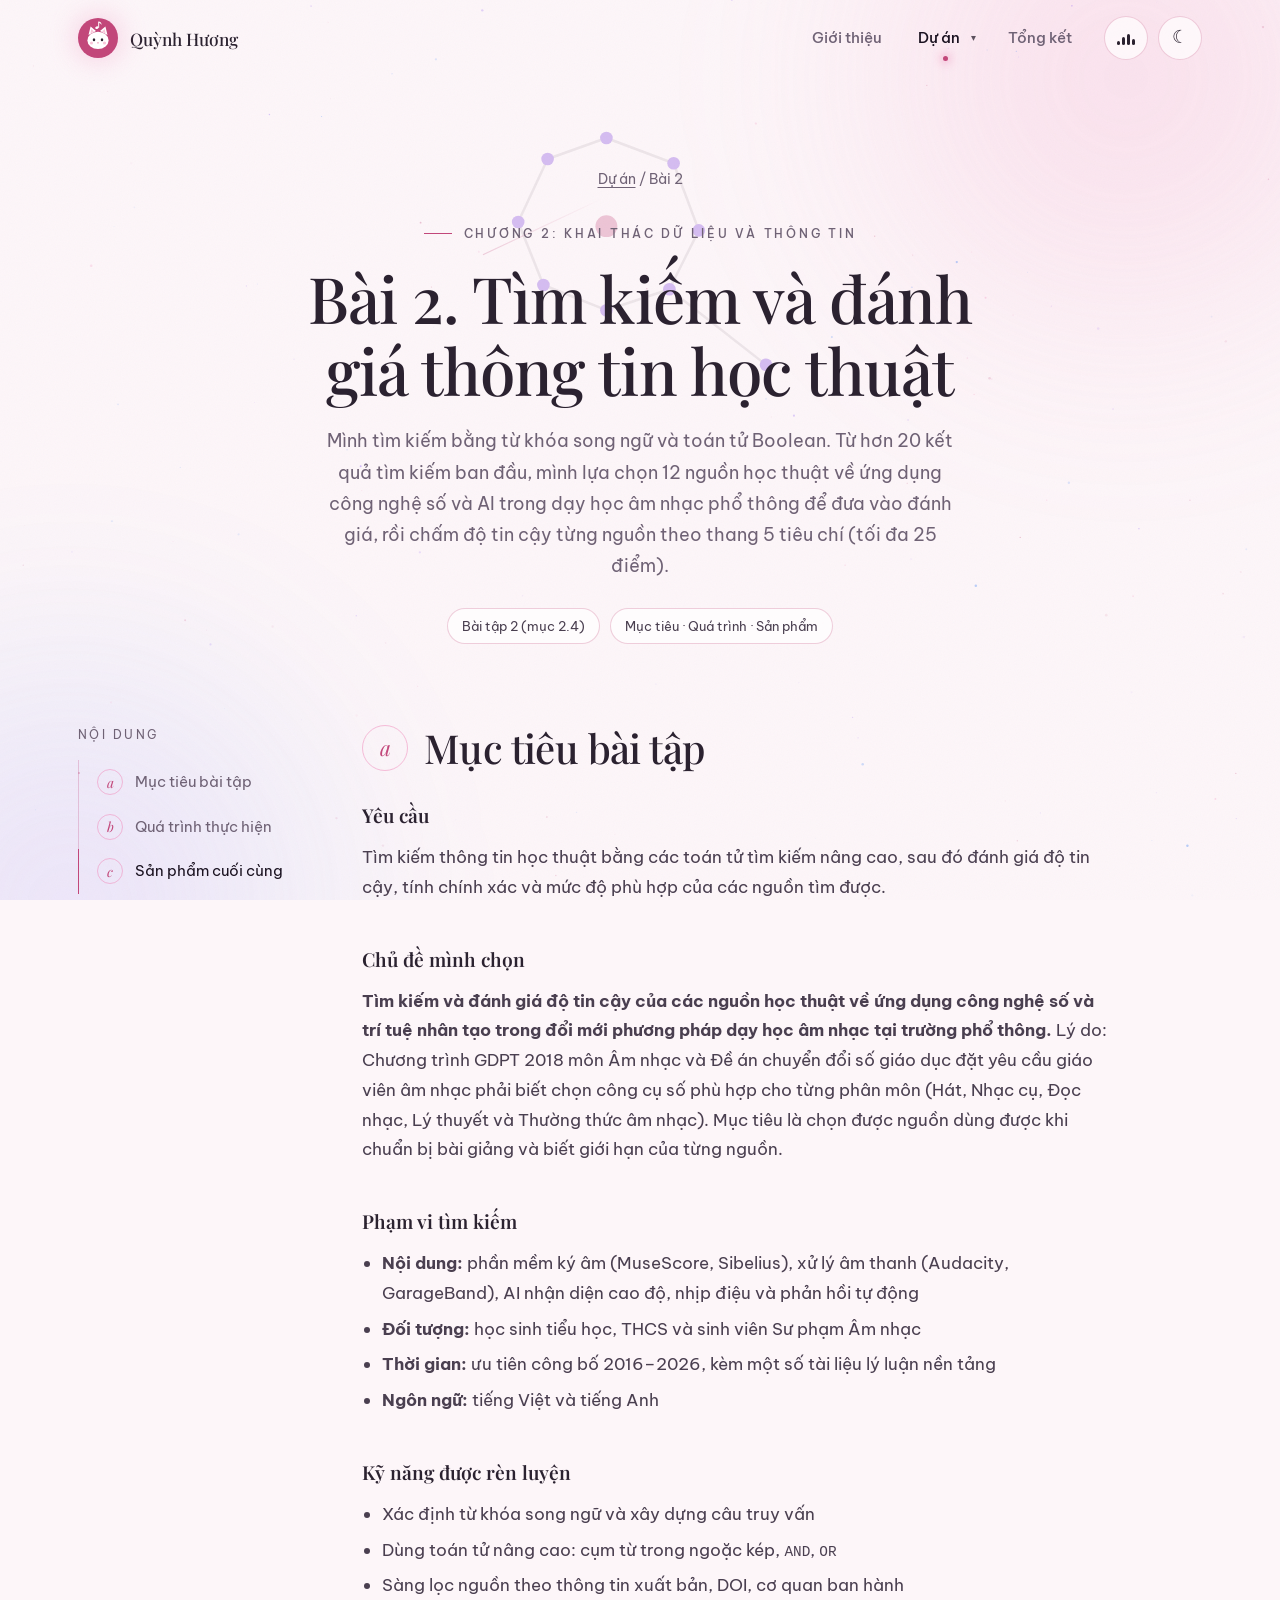
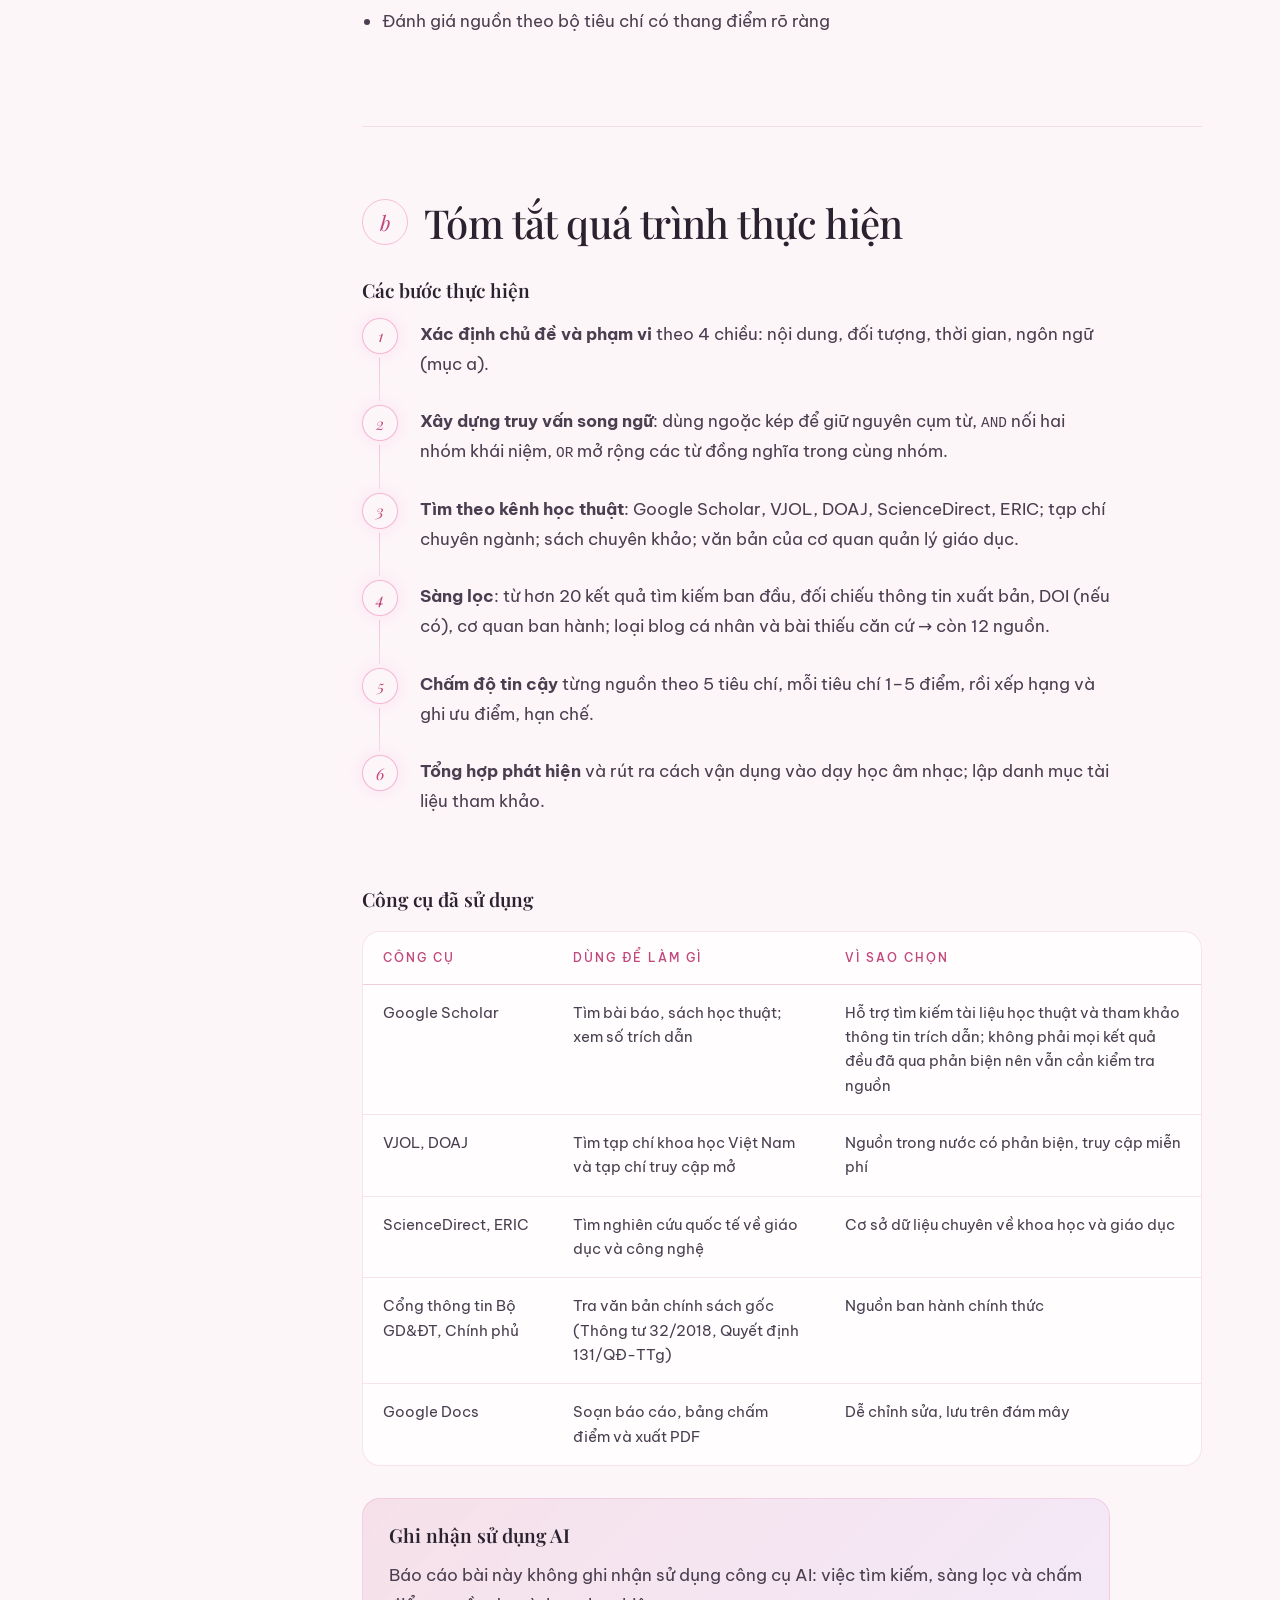
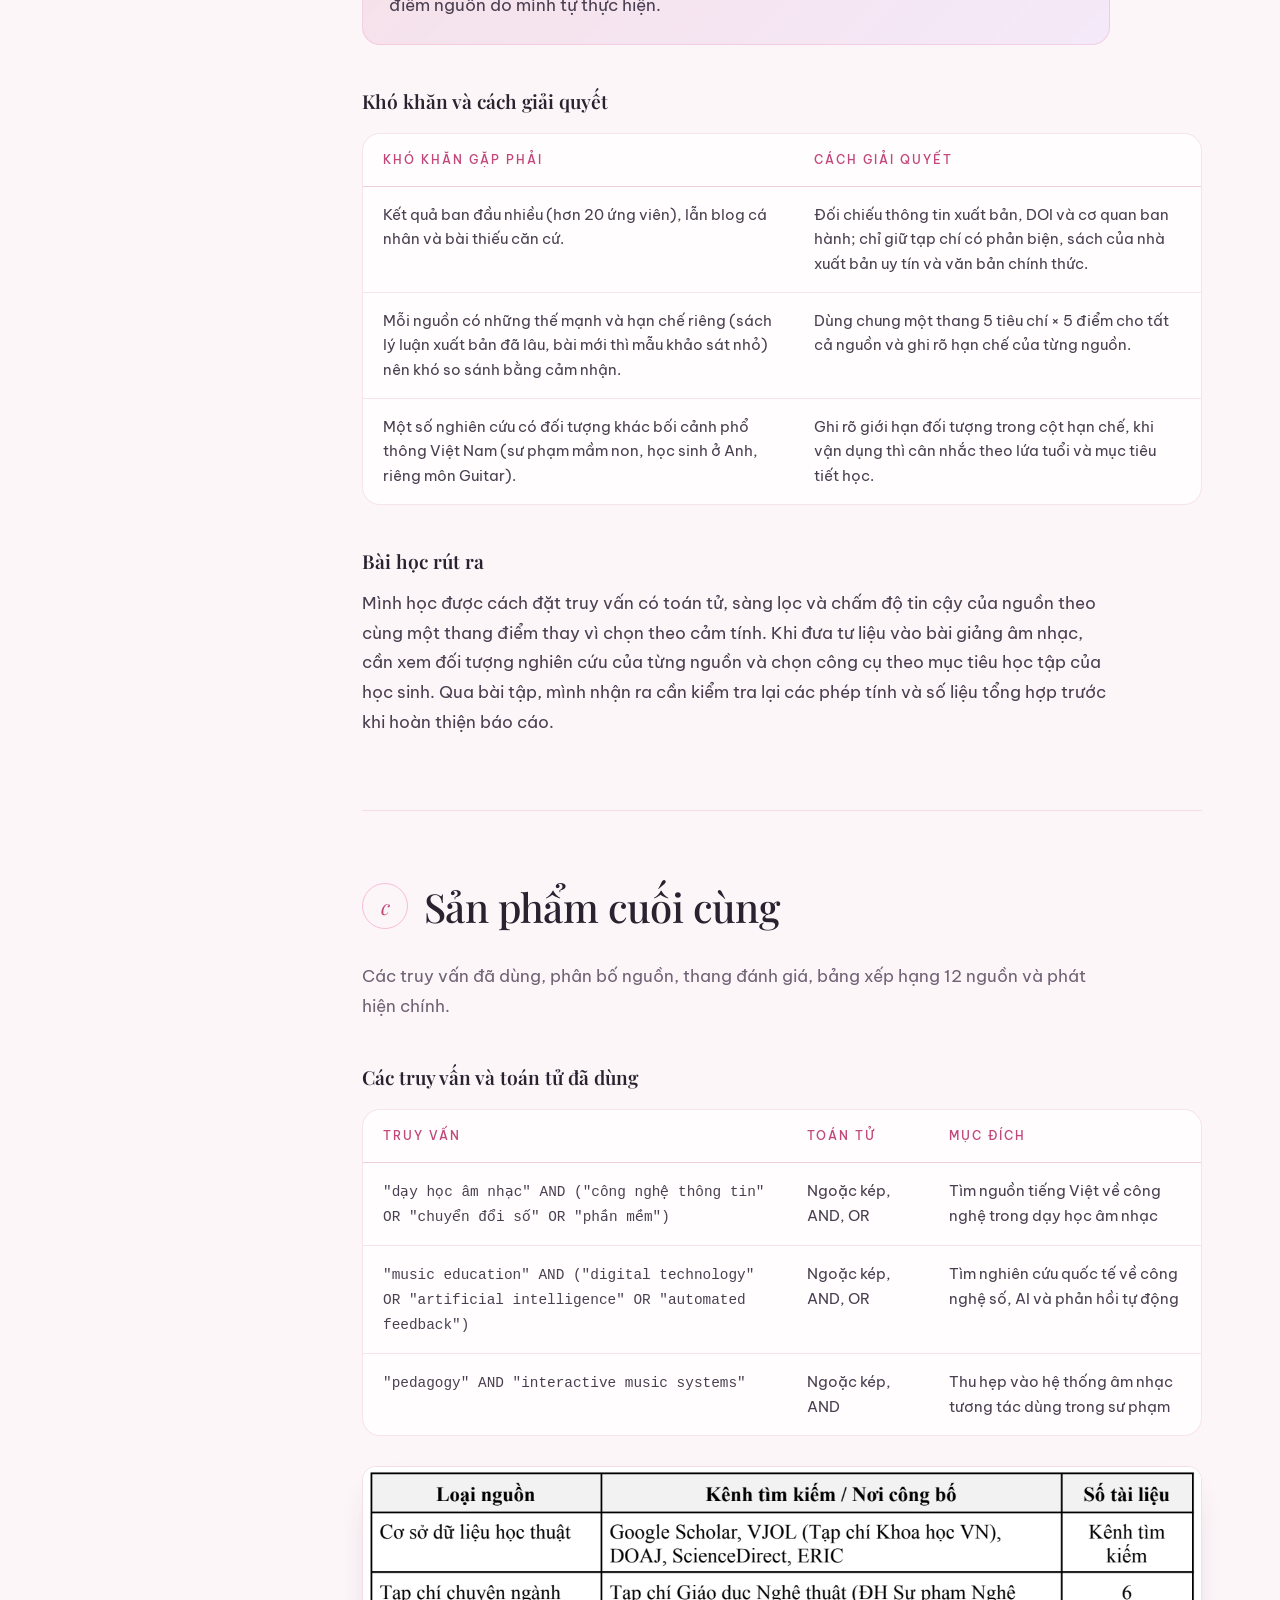
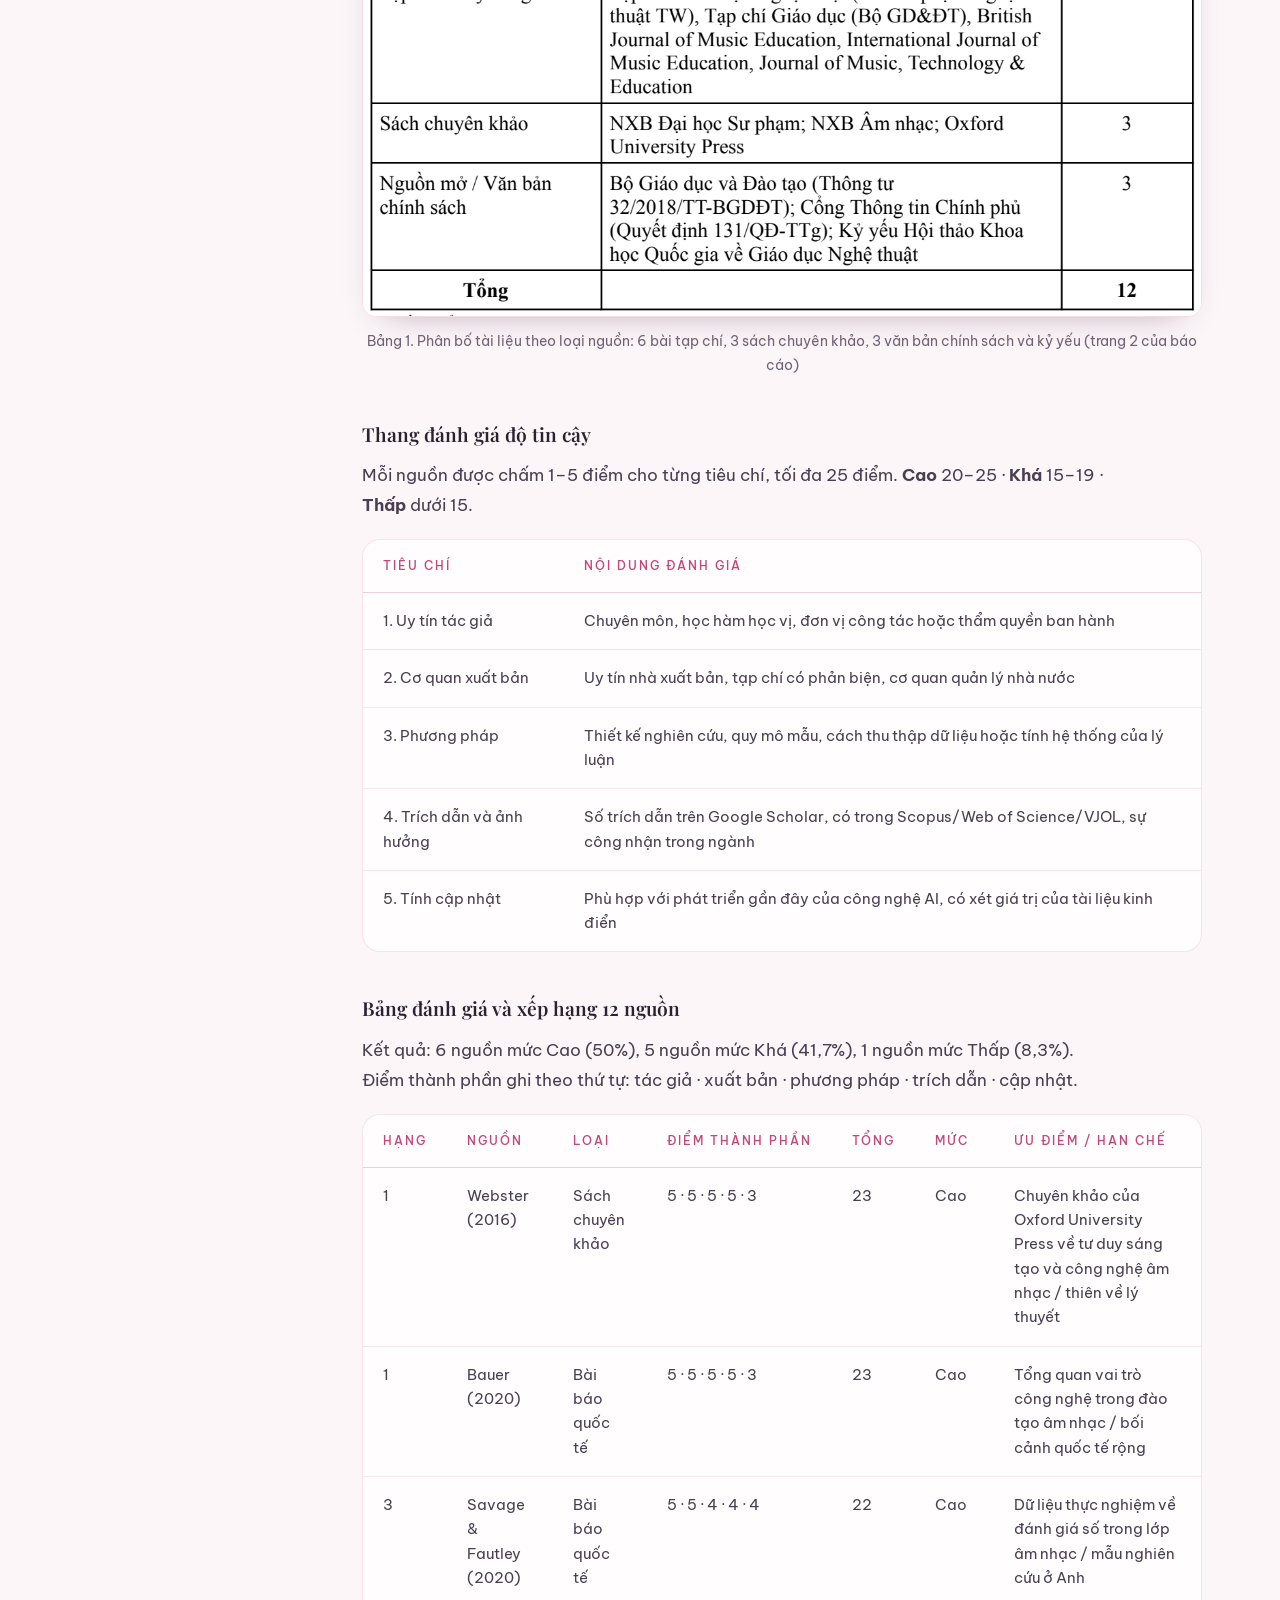
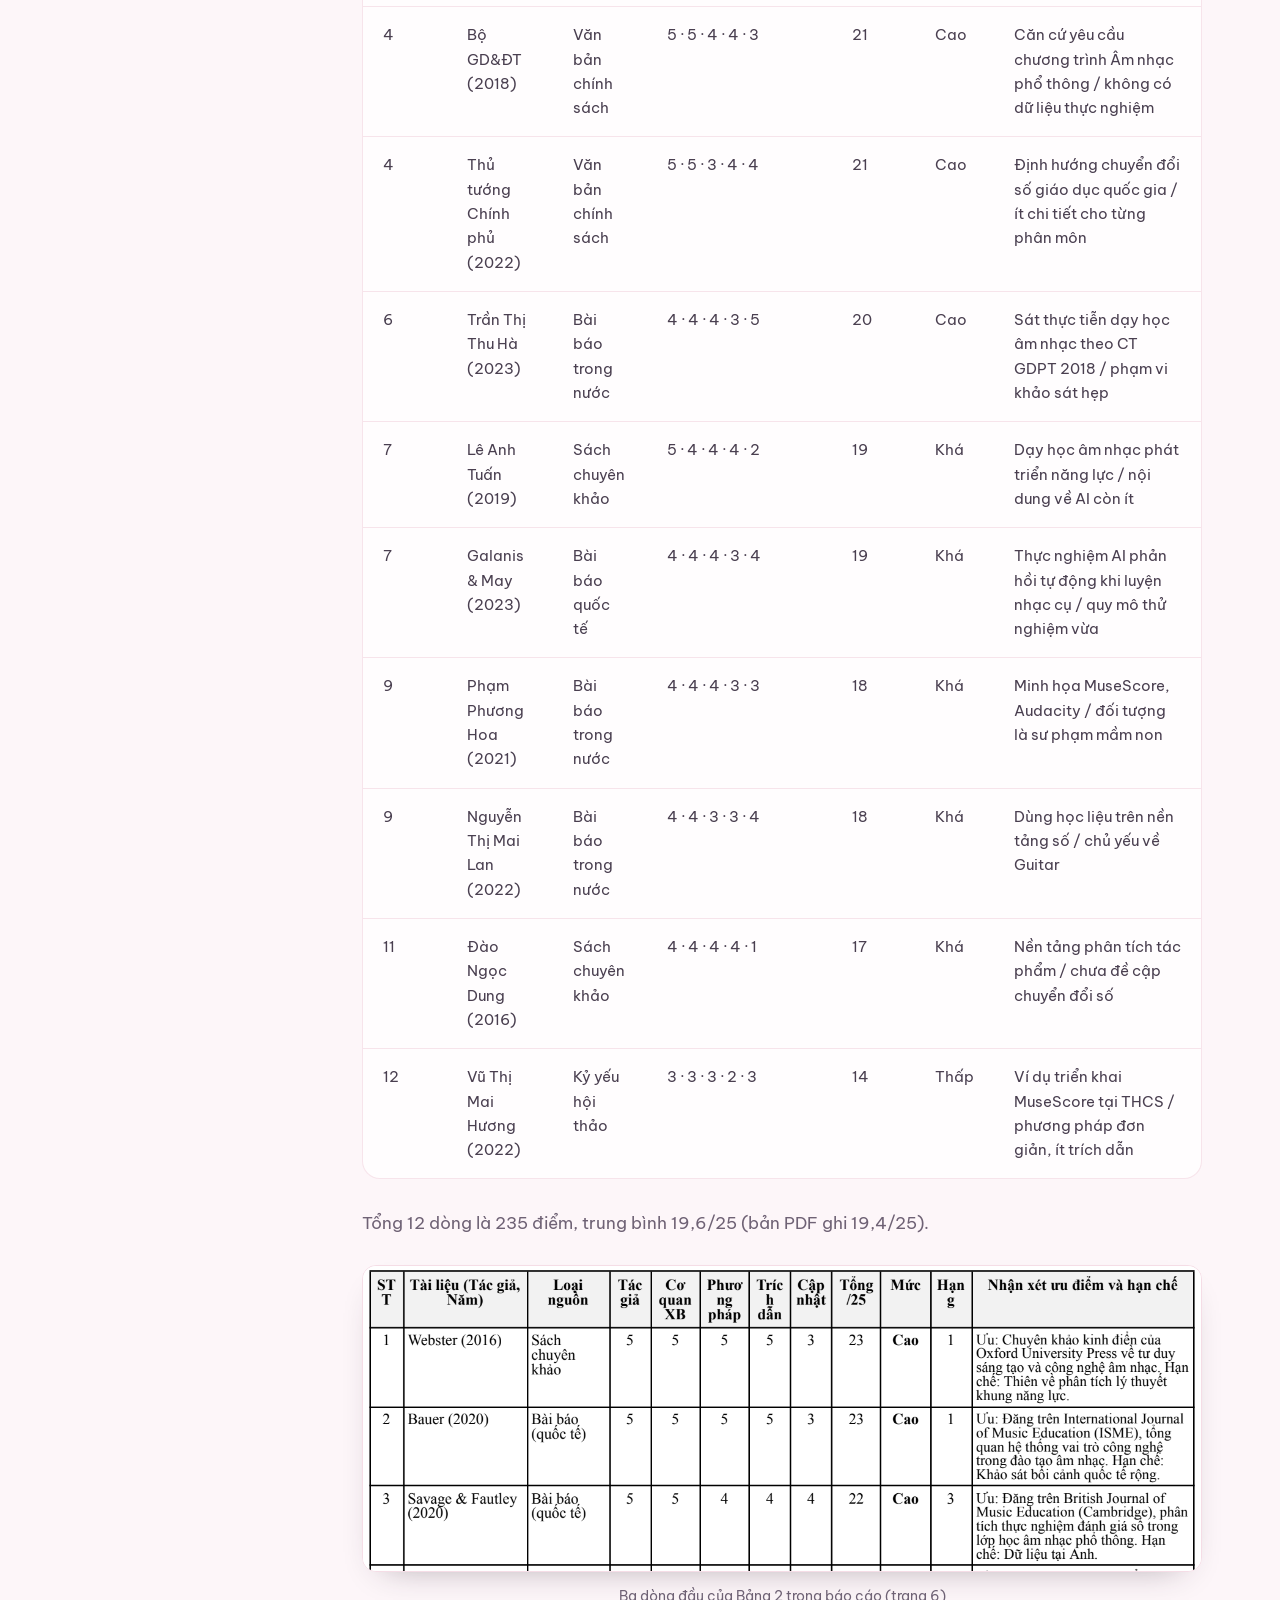
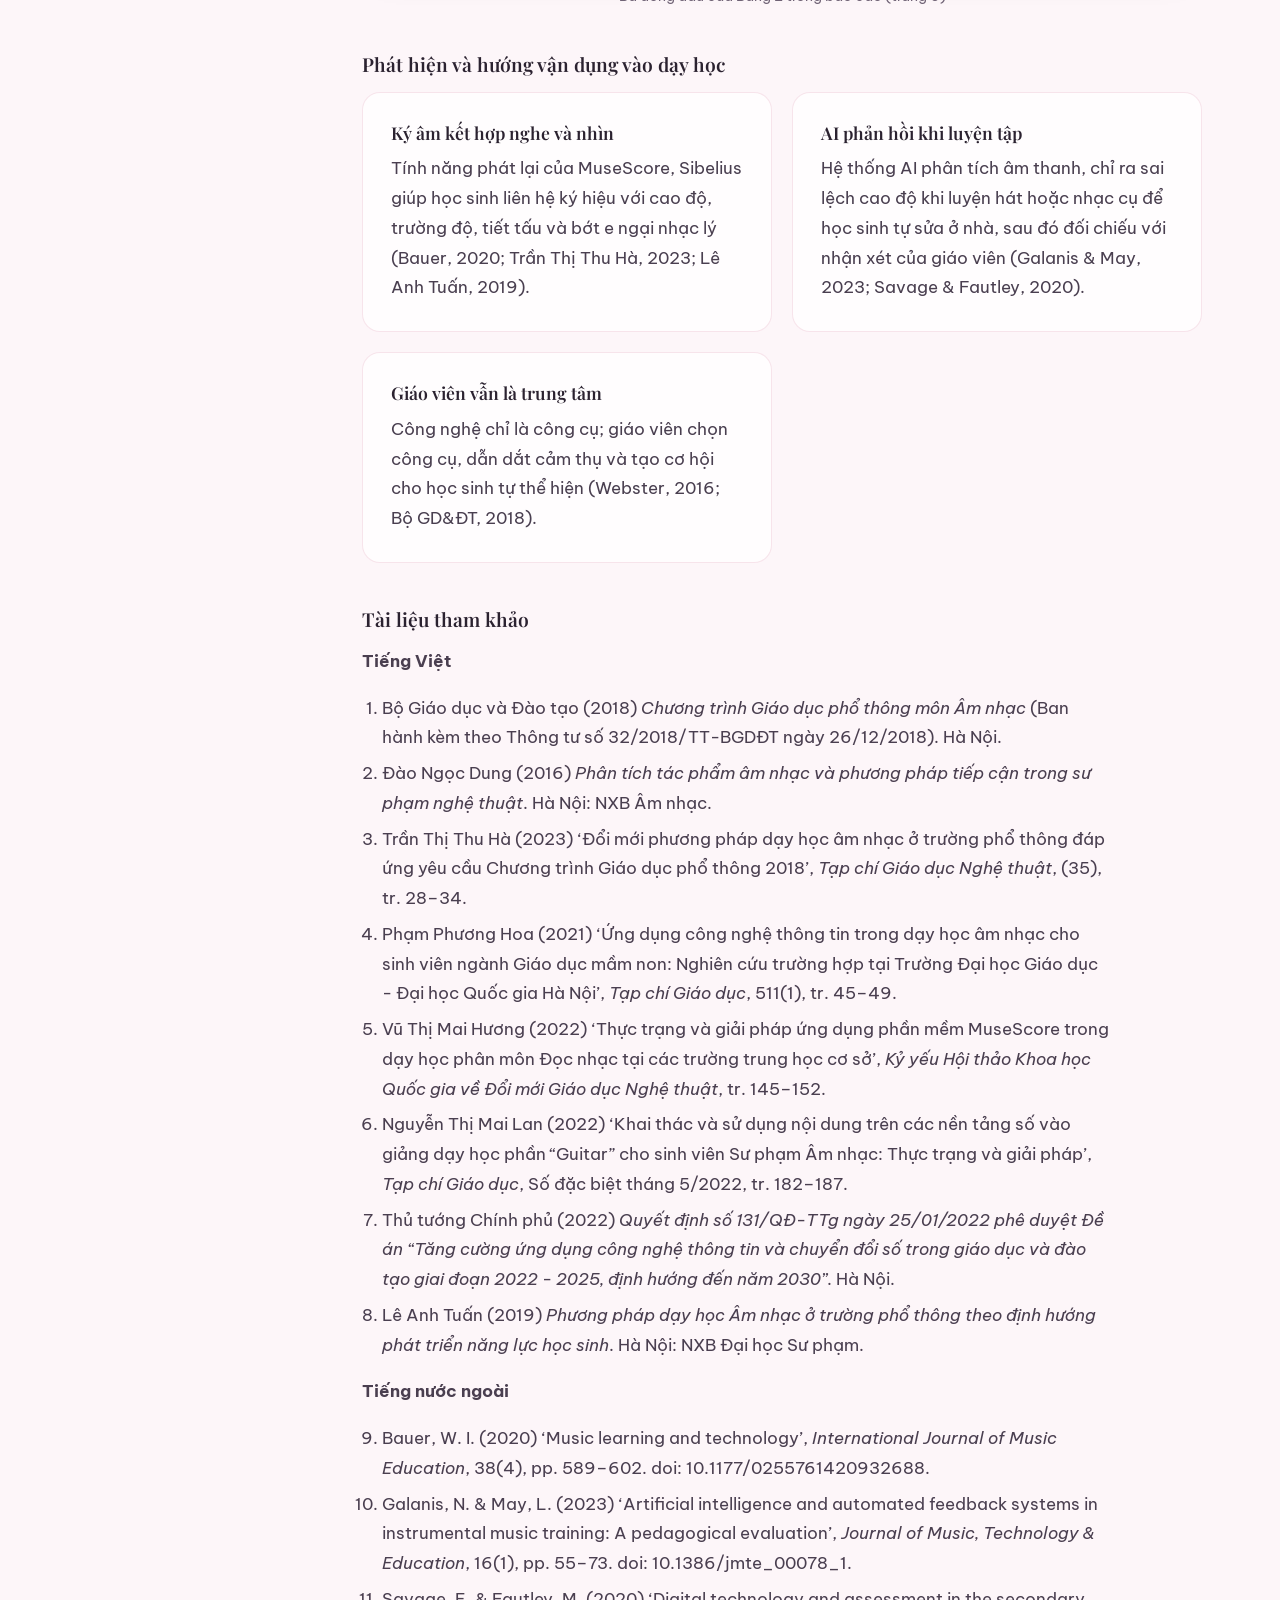
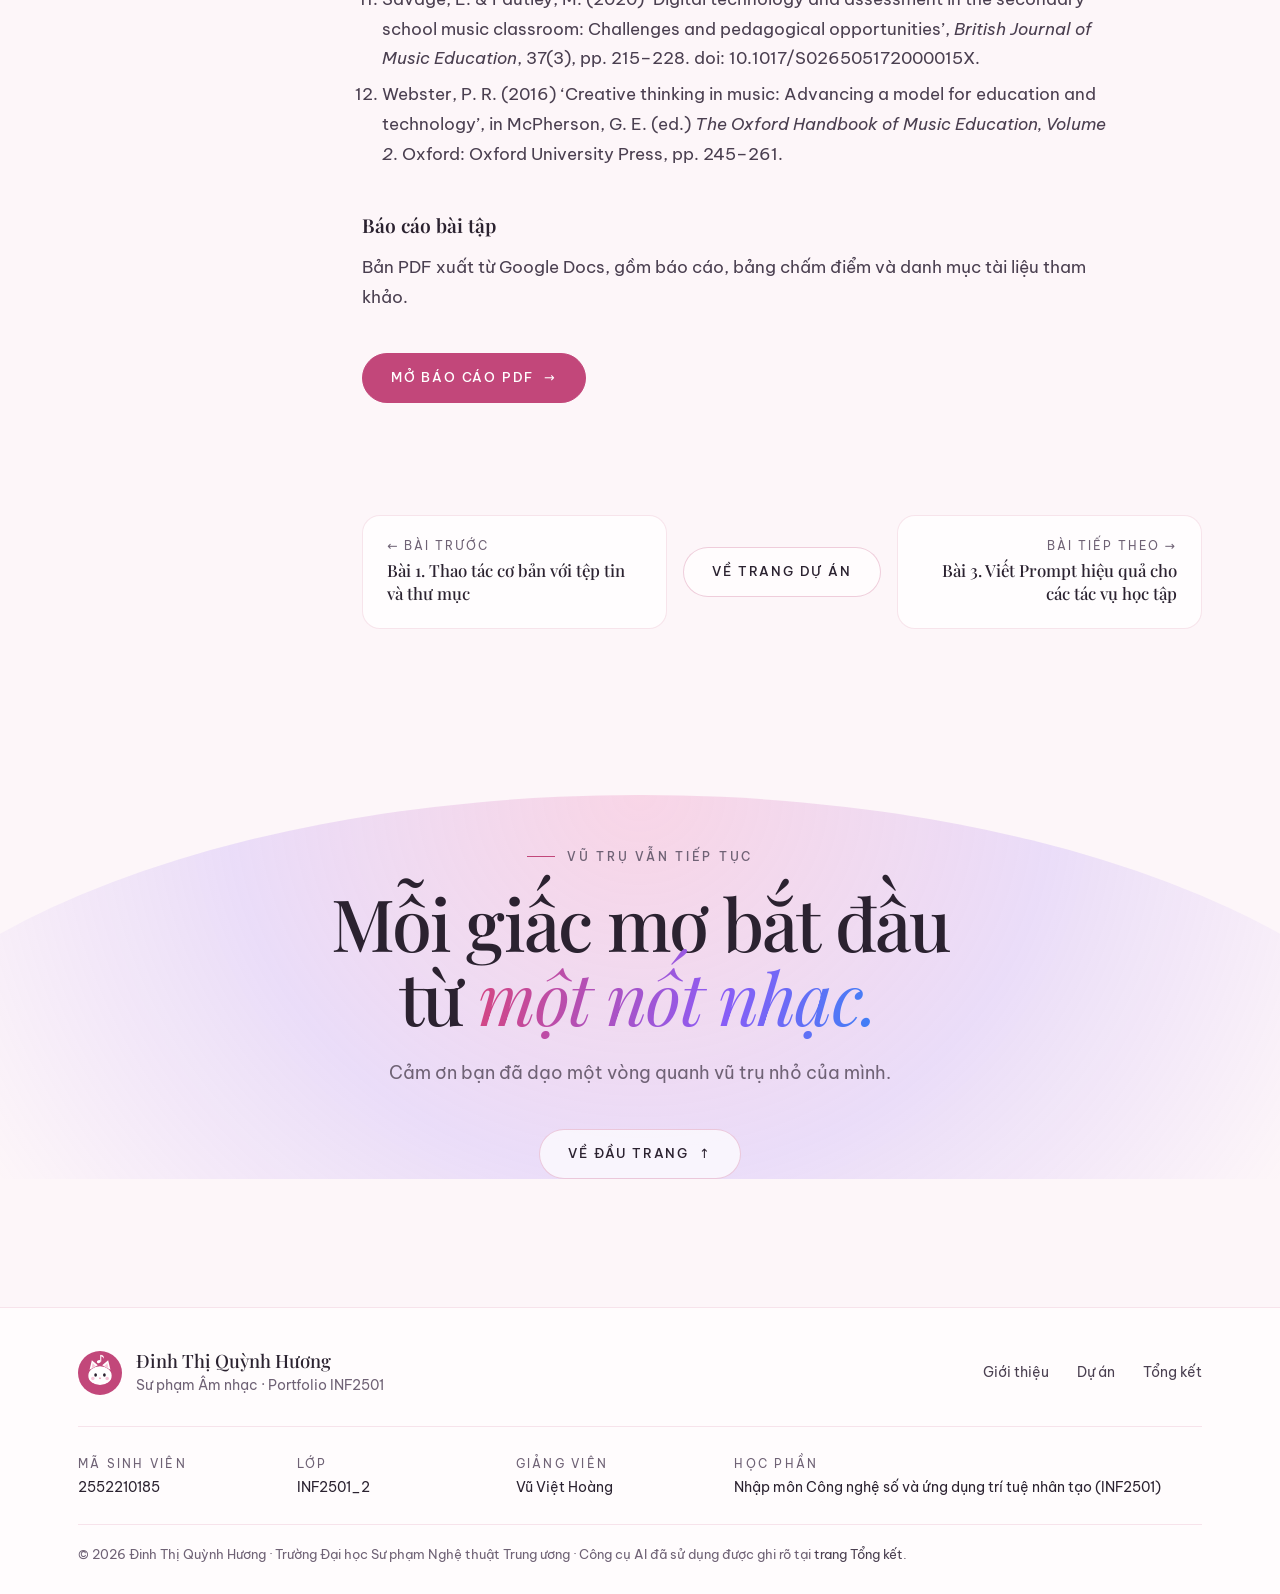
<file: projects/bai-2.html>
<!doctype html>
<html lang="vi">
<head>
  <meta charset="utf-8">
  <meta name="viewport" content="width=device-width, initial-scale=1">
  <title>Bài 2: Tìm kiếm và đánh giá thông tin học thuật · Quỳnh Hương</title>
  <meta name="description" content="Bài 2 – Chương 2: Khai thác dữ liệu và thông tin: Tìm kiếm và đánh giá thông tin học thuật. Portfolio học phần INF2501 của Quỳnh Hương.">
  <meta name="theme-color" content="#fdf6f9">
  <meta property="og:type" content="article">
  <meta property="og:locale" content="vi_VN">
  <meta property="og:title" content="Bài 2. Tìm kiếm và đánh giá thông tin học thuật · Quỳnh Hương">
  <meta property="og:description" content="Chương 2: Khai thác dữ liệu và thông tin · Bài tập 2 (mục 2.4). Portfolio học phần INF2501.">
  <meta property="og:url" content="https://quynhhuong-pi.vercel.app/projects/bai-2.html">
  <meta property="og:image" content="https://quynhhuong-pi.vercel.app/assets/img/about/avatar.jpg">
  <meta name="twitter:card" content="summary_large_image">
  <link rel="icon" href="../assets/img/logo.svg" type="image/svg+xml">
  <link rel="preconnect" href="https://fonts.googleapis.com">
  <link rel="preconnect" href="https://fonts.gstatic.com" crossorigin>
  <link href="https://fonts.googleapis.com/css2?family=Be+Vietnam+Pro:wght@400;500;600&family=Playfair+Display:ital,wght@0,400;0,500;0,600;1,400;1,500&display=swap" rel="stylesheet">
  <link rel="stylesheet" href="../assets/css/style.css">
  <script>document.documentElement.classList.add("js");try{if(localStorage.getItem("theme")==="dark")document.documentElement.dataset.theme="dark"}catch(e){}</script>
  <script src="../assets/js/music.js" defer></script>
  <script src="../assets/js/site.js" defer></script>
</head>
<body data-page="bai-2" data-root="../">
<div id="site-header"></div>

<main id="main">
  <header class="doc-hero container">
    <div class="doc-art" data-cst="2" aria-hidden="true"></div>
    <nav class="breadcrumb" aria-label="Vị trí trang"><a href="../projects.html">Dự án</a> / Bài 2</nav>
    <span class="label">Chương 2: Khai thác dữ liệu và thông tin</span>
    <h1>Bài 2. Tìm kiếm và đánh giá thông tin học thuật</h1>
    <p class="lead">Mình tìm kiếm bằng từ khóa song ngữ và toán tử Boolean. Từ hơn 20 kết quả tìm kiếm ban đầu, mình lựa chọn 12 nguồn học thuật về ứng dụng công nghệ số và AI trong dạy học âm nhạc phổ thông để đưa vào đánh giá, rồi chấm độ tin cậy từng nguồn theo thang 5 tiêu chí (tối đa 25 điểm).</p>
    <div class="meta-row"><span class="chip">Bài tập 2 (mục 2.4)</span><span class="chip">Mục tiêu · Quá trình · Sản phẩm</span></div>
  </header>

  <div class="container doc">
    <aside class="toc" aria-label="Mục lục bài">
      <p>Nội dung</p>
      <ol>
        <li><a href="#muc-tieu"><span class="badge">a</span>Mục tiêu bài tập</a></li>
        <li><a href="#qua-trinh"><span class="badge">b</span>Quá trình thực hiện</a></li>
        <li><a href="#san-pham"><span class="badge">c</span>Sản phẩm cuối cùng</a></li>
      </ol>
    </aside>

    <article>

      <section class="part" id="muc-tieu">
        <h2><span class="badge">a</span>Mục tiêu bài tập</h2>
        <h3>Yêu cầu</h3>
        <p>Tìm kiếm thông tin học thuật bằng các toán tử tìm kiếm nâng cao, sau đó đánh giá độ tin cậy, tính chính xác và mức độ phù hợp của các nguồn tìm được.</p>
        <h3>Chủ đề mình chọn</h3>
        <p><strong>Tìm kiếm và đánh giá độ tin cậy của các nguồn học thuật về ứng dụng công nghệ số và trí tuệ nhân tạo trong đổi mới phương pháp dạy học âm nhạc tại trường phổ thông.</strong> Lý do: Chương trình GDPT 2018 môn Âm nhạc và Đề án chuyển đổi số giáo dục đặt yêu cầu giáo viên âm nhạc phải biết chọn công cụ số phù hợp cho từng phân môn (Hát, Nhạc cụ, Đọc nhạc, Lý thuyết và Thường thức âm nhạc). Mục tiêu là chọn được nguồn dùng được khi chuẩn bị bài giảng và biết giới hạn của từng nguồn.</p>
        <h3>Phạm vi tìm kiếm</h3>
        <ul>
      <li><strong>Nội dung:</strong> phần mềm ký âm (MuseScore, Sibelius), xử lý âm thanh (Audacity, GarageBand), AI nhận diện cao độ, nhịp điệu và phản hồi tự động</li>
      <li><strong>Đối tượng:</strong> học sinh tiểu học, THCS và sinh viên Sư phạm Âm nhạc</li>
      <li><strong>Thời gian:</strong> ưu tiên công bố 2016–2026, kèm một số tài liệu lý luận nền tảng</li>
      <li><strong>Ngôn ngữ:</strong> tiếng Việt và tiếng Anh</li>
        </ul>
        <h3>Kỹ năng được rèn luyện</h3>
        <ul>
      <li>Xác định từ khóa song ngữ và xây dựng câu truy vấn</li>
      <li>Dùng toán tử nâng cao: cụm từ trong ngoặc kép, <code>AND</code>, <code>OR</code></li>
      <li>Sàng lọc nguồn theo thông tin xuất bản, DOI, cơ quan ban hành</li>
      <li>Đánh giá nguồn theo bộ tiêu chí có thang điểm rõ ràng</li>
        </ul>
      </section>

      <section class="part" id="qua-trinh">
        <h2><span class="badge">b</span>Tóm tắt quá trình thực hiện</h2>
        <h3>Các bước thực hiện</h3>
        <ol class="steps">
      <li><strong>Xác định chủ đề và phạm vi</strong> theo 4 chiều: nội dung, đối tượng, thời gian, ngôn ngữ (mục a).</li>
      <li><strong>Xây dựng truy vấn song ngữ</strong>: dùng ngoặc kép để giữ nguyên cụm từ, <code>AND</code> nối hai nhóm khái niệm, <code>OR</code> mở rộng các từ đồng nghĩa trong cùng nhóm.</li>
      <li><strong>Tìm theo kênh học thuật</strong>: Google Scholar, VJOL, DOAJ, ScienceDirect, ERIC; tạp chí chuyên ngành; sách chuyên khảo; văn bản của cơ quan quản lý giáo dục.</li>
      <li><strong>Sàng lọc</strong>: từ hơn 20 kết quả tìm kiếm ban đầu, đối chiếu thông tin xuất bản, DOI (nếu có), cơ quan ban hành; loại blog cá nhân và bài thiếu căn cứ → còn 12 nguồn.</li>
      <li><strong>Chấm độ tin cậy</strong> từng nguồn theo 5 tiêu chí, mỗi tiêu chí 1–5 điểm, rồi xếp hạng và ghi ưu điểm, hạn chế.</li>
      <li><strong>Tổng hợp phát hiện</strong> và rút ra cách vận dụng vào dạy học âm nhạc; lập danh mục tài liệu tham khảo.</li>
        </ol>

        <h3>Công cụ đã sử dụng</h3>
        <div class="table-wrap"><table>
          <thead><tr><th>Công cụ</th><th>Dùng để làm gì</th><th>Vì sao chọn</th></tr></thead>
          <tbody>
            <tr><td>Google Scholar</td><td>Tìm bài báo, sách học thuật; xem số trích dẫn</td><td>Hỗ trợ tìm kiếm tài liệu học thuật và tham khảo thông tin trích dẫn; không phải mọi kết quả đều đã qua phản biện nên vẫn cần kiểm tra nguồn</td></tr>
            <tr><td>VJOL, DOAJ</td><td>Tìm tạp chí khoa học Việt Nam và tạp chí truy cập mở</td><td>Nguồn trong nước có phản biện, truy cập miễn phí</td></tr>
            <tr><td>ScienceDirect, ERIC</td><td>Tìm nghiên cứu quốc tế về giáo dục và công nghệ</td><td>Cơ sở dữ liệu chuyên về khoa học và giáo dục</td></tr>
            <tr><td>Cổng thông tin Bộ GD&amp;ĐT, Chính phủ</td><td>Tra văn bản chính sách gốc (Thông tư 32/2018, Quyết định 131/QĐ-TTg)</td><td>Nguồn ban hành chính thức</td></tr>
            <tr><td>Google Docs</td><td>Soạn báo cáo, bảng chấm điểm và xuất PDF</td><td>Dễ chỉnh sửa, lưu trên đám mây</td></tr>
          </tbody>
        </table></div>

        <div class="callout" id="ai">
          <h3>Ghi nhận sử dụng AI</h3>
          <p>Báo cáo bài này không ghi nhận sử dụng công cụ AI: việc tìm kiếm, sàng lọc và chấm điểm nguồn do mình tự thực hiện.</p>
        </div>

        <h3>Khó khăn và cách giải quyết</h3>
        <div class="table-wrap"><table>
          <thead><tr><th>Khó khăn gặp phải</th><th>Cách giải quyết</th></tr></thead>
          <tbody>
            <tr><td>Kết quả ban đầu nhiều (hơn 20 ứng viên), lẫn blog cá nhân và bài thiếu căn cứ.</td><td>Đối chiếu thông tin xuất bản, DOI và cơ quan ban hành; chỉ giữ tạp chí có phản biện, sách của nhà xuất bản uy tín và văn bản chính thức.</td></tr>
            <tr><td>Mỗi nguồn có những thế mạnh và hạn chế riêng (sách lý luận xuất bản đã lâu, bài mới thì mẫu khảo sát nhỏ) nên khó so sánh bằng cảm nhận.</td><td>Dùng chung một thang 5 tiêu chí × 5 điểm cho tất cả nguồn và ghi rõ hạn chế của từng nguồn.</td></tr>
            <tr><td>Một số nghiên cứu có đối tượng khác bối cảnh phổ thông Việt Nam (sư phạm mầm non, học sinh ở Anh, riêng môn Guitar).</td><td>Ghi rõ giới hạn đối tượng trong cột hạn chế, khi vận dụng thì cân nhắc theo lứa tuổi và mục tiêu tiết học.</td></tr>
          </tbody>
        </table></div>

        <h3>Bài học rút ra</h3>
        <p>Mình học được cách đặt truy vấn có toán tử, sàng lọc và chấm độ tin cậy của nguồn theo cùng một thang điểm thay vì chọn theo cảm tính. Khi đưa tư liệu vào bài giảng âm nhạc, cần xem đối tượng nghiên cứu của từng nguồn và chọn công cụ theo mục tiêu học tập của học sinh. Qua bài tập, mình nhận ra cần kiểm tra lại các phép tính và số liệu tổng hợp trước khi hoàn thiện báo cáo.</p>
      </section>

      <section class="part" id="san-pham">
        <h2><span class="badge">c</span>Sản phẩm cuối cùng</h2>
        <p class="muted">Các truy vấn đã dùng, phân bố nguồn, thang đánh giá, bảng xếp hạng 12 nguồn và phát hiện chính.</p>
    <div><h3>Các truy vấn và toán tử đã dùng</h3></div>
    <div class="table-wrap"><table>
      <thead><tr><th>Truy vấn</th><th>Toán tử</th><th>Mục đích</th></tr></thead>
      <tbody>
        <tr><td><code>"dạy học âm nhạc" AND ("công nghệ thông tin" OR "chuyển đổi số" OR "phần mềm")</code></td><td>Ngoặc kép, AND, OR</td><td>Tìm nguồn tiếng Việt về công nghệ trong dạy học âm nhạc</td></tr>
        <tr><td><code>"music education" AND ("digital technology" OR "artificial intelligence" OR "automated feedback")</code></td><td>Ngoặc kép, AND, OR</td><td>Tìm nghiên cứu quốc tế về công nghệ số, AI và phản hồi tự động</td></tr>
        <tr><td><code>"pedagogy" AND "interactive music systems"</code></td><td>Ngoặc kép, AND</td><td>Thu hẹp vào hệ thống âm nhạc tương tác dùng trong sư phạm</td></tr>
      </tbody>
    </table></div>
    <figure><a href="../assets/img/bai-2/phan-bo-nguon.png"><img src="../assets/img/bai-2/phan-bo-nguon.png" alt="Bảng 1: phân bố 12 tài liệu theo loại nguồn và kênh tìm kiếm" width="1229" height="659" loading="lazy"></a><figcaption>Bảng 1. Phân bố tài liệu theo loại nguồn: 6 bài tạp chí, 3 sách chuyên khảo, 3 văn bản chính sách và kỷ yếu (trang 2 của báo cáo)</figcaption></figure>

    <div><h3>Thang đánh giá độ tin cậy</h3>
    <p>Mỗi nguồn được chấm 1–5 điểm cho từng tiêu chí, tối đa 25 điểm. <strong>Cao</strong> 20–25 · <strong>Khá</strong> 15–19 · <strong>Thấp</strong> dưới 15.</p></div>
    <div class="table-wrap"><table>
      <thead><tr><th>Tiêu chí</th><th>Nội dung đánh giá</th></tr></thead>
      <tbody>
        <tr><td>1. Uy tín tác giả</td><td>Chuyên môn, học hàm học vị, đơn vị công tác hoặc thẩm quyền ban hành</td></tr>
        <tr><td>2. Cơ quan xuất bản</td><td>Uy tín nhà xuất bản, tạp chí có phản biện, cơ quan quản lý nhà nước</td></tr>
        <tr><td>3. Phương pháp</td><td>Thiết kế nghiên cứu, quy mô mẫu, cách thu thập dữ liệu hoặc tính hệ thống của lý luận</td></tr>
        <tr><td>4. Trích dẫn và ảnh hưởng</td><td>Số trích dẫn trên Google Scholar, có trong Scopus/Web of Science/VJOL, sự công nhận trong ngành</td></tr>
        <tr><td>5. Tính cập nhật</td><td>Phù hợp với phát triển gần đây của công nghệ AI, có xét giá trị của tài liệu kinh điển</td></tr>
      </tbody>
    </table></div>

    <div><h3>Bảng đánh giá và xếp hạng 12 nguồn</h3>
    <p>Kết quả: 6 nguồn mức Cao (50%), 5 nguồn mức Khá (41,7%), 1 nguồn mức Thấp (8,3%). Điểm thành phần ghi theo thứ tự: tác giả · xuất bản · phương pháp · trích dẫn · cập nhật.</p></div>
    <div class="table-wrap"><table>
      <thead><tr><th>Hạng</th><th>Nguồn</th><th>Loại</th><th>Điểm thành phần</th><th>Tổng</th><th>Mức</th><th>Ưu điểm / hạn chế</th></tr></thead>
      <tbody>
        <tr><td>1</td><td>Webster (2016)</td><td>Sách chuyên khảo</td><td>5 · 5 · 5 · 5 · 3</td><td>23</td><td>Cao</td><td>Chuyên khảo của Oxford University Press về tư duy sáng tạo và công nghệ âm nhạc / thiên về lý thuyết</td></tr>
        <tr><td>1</td><td>Bauer (2020)</td><td>Bài báo quốc tế</td><td>5 · 5 · 5 · 5 · 3</td><td>23</td><td>Cao</td><td>Tổng quan vai trò công nghệ trong đào tạo âm nhạc / bối cảnh quốc tế rộng</td></tr>
        <tr><td>3</td><td>Savage &amp; Fautley (2020)</td><td>Bài báo quốc tế</td><td>5 · 5 · 4 · 4 · 4</td><td>22</td><td>Cao</td><td>Dữ liệu thực nghiệm về đánh giá số trong lớp âm nhạc / mẫu nghiên cứu ở Anh</td></tr>
        <tr><td>4</td><td>Bộ GD&amp;ĐT (2018)</td><td>Văn bản chính sách</td><td>5 · 5 · 4 · 4 · 3</td><td>21</td><td>Cao</td><td>Căn cứ yêu cầu chương trình Âm nhạc phổ thông / không có dữ liệu thực nghiệm</td></tr>
        <tr><td>4</td><td>Thủ tướng Chính phủ (2022)</td><td>Văn bản chính sách</td><td>5 · 5 · 3 · 4 · 4</td><td>21</td><td>Cao</td><td>Định hướng chuyển đổi số giáo dục quốc gia / ít chi tiết cho từng phân môn</td></tr>
        <tr><td>6</td><td>Trần Thị Thu Hà (2023)</td><td>Bài báo trong nước</td><td>4 · 4 · 4 · 3 · 5</td><td>20</td><td>Cao</td><td>Sát thực tiễn dạy học âm nhạc theo CT GDPT 2018 / phạm vi khảo sát hẹp</td></tr>
        <tr><td>7</td><td>Lê Anh Tuấn (2019)</td><td>Sách chuyên khảo</td><td>5 · 4 · 4 · 4 · 2</td><td>19</td><td>Khá</td><td>Dạy học âm nhạc phát triển năng lực / nội dung về AI còn ít</td></tr>
        <tr><td>7</td><td>Galanis &amp; May (2023)</td><td>Bài báo quốc tế</td><td>4 · 4 · 4 · 3 · 4</td><td>19</td><td>Khá</td><td>Thực nghiệm AI phản hồi tự động khi luyện nhạc cụ / quy mô thử nghiệm vừa</td></tr>
        <tr><td>9</td><td>Phạm Phương Hoa (2021)</td><td>Bài báo trong nước</td><td>4 · 4 · 4 · 3 · 3</td><td>18</td><td>Khá</td><td>Minh họa MuseScore, Audacity / đối tượng là sư phạm mầm non</td></tr>
        <tr><td>9</td><td>Nguyễn Thị Mai Lan (2022)</td><td>Bài báo trong nước</td><td>4 · 4 · 3 · 3 · 4</td><td>18</td><td>Khá</td><td>Dùng học liệu trên nền tảng số / chủ yếu về Guitar</td></tr>
        <tr><td>11</td><td>Đào Ngọc Dung (2016)</td><td>Sách chuyên khảo</td><td>4 · 4 · 4 · 4 · 1</td><td>17</td><td>Khá</td><td>Nền tảng phân tích tác phẩm / chưa đề cập chuyển đổi số</td></tr>
        <tr><td>12</td><td>Vũ Thị Mai Hương (2022)</td><td>Kỷ yếu hội thảo</td><td>3 · 3 · 3 · 2 · 3</td><td>14</td><td>Thấp</td><td>Ví dụ triển khai MuseScore tại THCS / phương pháp đơn giản, ít trích dẫn</td></tr>
      </tbody>
    </table></div>
    <p class="muted">Tổng 12 dòng là 235 điểm, trung bình 19,6/25 (bản PDF ghi 19,4/25).</p>
    <figure><a href="../assets/img/bai-2/trich-bang-xep-hang.png"><img src="../assets/img/bai-2/trich-bang-xep-hang.png" alt="Ba dòng đầu của Bảng 2 xếp hạng độ tin cậy trong báo cáo" width="1371" height="498" loading="lazy"></a><figcaption>Ba dòng đầu của Bảng 2 trong báo cáo (trang 6)</figcaption></figure>

    <div><h3>Phát hiện và hướng vận dụng vào dạy học</h3></div>
    <div class="grid cols-2">
      <div class="card"><h3>Ký âm kết hợp nghe và nhìn</h3><p>Tính năng phát lại của MuseScore, Sibelius giúp học sinh liên hệ ký hiệu với cao độ, trường độ, tiết tấu và bớt e ngại nhạc lý (Bauer, 2020; Trần Thị Thu Hà, 2023; Lê Anh Tuấn, 2019).</p></div>
      <div class="card"><h3>AI phản hồi khi luyện tập</h3><p>Hệ thống AI phân tích âm thanh, chỉ ra sai lệch cao độ khi luyện hát hoặc nhạc cụ để học sinh tự sửa ở nhà, sau đó đối chiếu với nhận xét của giáo viên (Galanis &amp; May, 2023; Savage &amp; Fautley, 2020).</p></div>
      <div class="card"><h3>Giáo viên vẫn là trung tâm</h3><p>Công nghệ chỉ là công cụ; giáo viên chọn công cụ, dẫn dắt cảm thụ và tạo cơ hội cho học sinh tự thể hiện (Webster, 2016; Bộ GD&amp;ĐT, 2018).</p></div>
    </div>

    <div><h3>Tài liệu tham khảo</h3>
    <p><strong>Tiếng Việt</strong></p>
    <ol>
      <li>Bộ Giáo dục và Đào tạo (2018) <em>Chương trình Giáo dục phổ thông môn Âm nhạc</em> (Ban hành kèm theo Thông tư số 32/2018/TT-BGDĐT ngày 26/12/2018). Hà Nội.</li>
      <li>Đào Ngọc Dung (2016) <em>Phân tích tác phẩm âm nhạc và phương pháp tiếp cận trong sư phạm nghệ thuật</em>. Hà Nội: NXB Âm nhạc.</li>
      <li>Trần Thị Thu Hà (2023) ‘Đổi mới phương pháp dạy học âm nhạc ở trường phổ thông đáp ứng yêu cầu Chương trình Giáo dục phổ thông 2018’, <em>Tạp chí Giáo dục Nghệ thuật</em>, (35), tr. 28–34.</li>
      <li>Phạm Phương Hoa (2021) ‘Ứng dụng công nghệ thông tin trong dạy học âm nhạc cho sinh viên ngành Giáo dục mầm non: Nghiên cứu trường hợp tại Trường Đại học Giáo dục - Đại học Quốc gia Hà Nội’, <em>Tạp chí Giáo dục</em>, 511(1), tr. 45–49.</li>
      <li>Vũ Thị Mai Hương (2022) ‘Thực trạng và giải pháp ứng dụng phần mềm MuseScore trong dạy học phân môn Đọc nhạc tại các trường trung học cơ sở’, <em>Kỷ yếu Hội thảo Khoa học Quốc gia về Đổi mới Giáo dục Nghệ thuật</em>, tr. 145–152.</li>
      <li>Nguyễn Thị Mai Lan (2022) ‘Khai thác và sử dụng nội dung trên các nền tảng số vào giảng dạy học phần “Guitar” cho sinh viên Sư phạm Âm nhạc: Thực trạng và giải pháp’, <em>Tạp chí Giáo dục</em>, Số đặc biệt tháng 5/2022, tr. 182–187.</li>
      <li>Thủ tướng Chính phủ (2022) <em>Quyết định số 131/QĐ-TTg ngày 25/01/2022 phê duyệt Đề án “Tăng cường ứng dụng công nghệ thông tin và chuyển đổi số trong giáo dục và đào tạo giai đoạn 2022 - 2025, định hướng đến năm 2030”</em>. Hà Nội.</li>
      <li>Lê Anh Tuấn (2019) <em>Phương pháp dạy học Âm nhạc ở trường phổ thông theo định hướng phát triển năng lực học sinh</em>. Hà Nội: NXB Đại học Sư phạm.</li>
    </ol>
    <p><strong>Tiếng nước ngoài</strong></p>
    <ol start="9">
      <li>Bauer, W. I. (2020) ‘Music learning and technology’, <em>International Journal of Music Education</em>, 38(4), pp. 589–602. doi: 10.1177/0255761420932688.</li>
      <li>Galanis, N. &amp; May, L. (2023) ‘Artificial intelligence and automated feedback systems in instrumental music training: A pedagogical evaluation’, <em>Journal of Music, Technology &amp; Education</em>, 16(1), pp. 55–73. doi: 10.1386/jmte_00078_1.</li>
      <li>Savage, E. &amp; Fautley, M. (2020) ‘Digital technology and assessment in the secondary school music classroom: Challenges and pedagogical opportunities’, <em>British Journal of Music Education</em>, 37(3), pp. 215–228. doi: 10.1017/S026505172000015X.</li>
      <li>Webster, P. R. (2016) ‘Creative thinking in music: Advancing a model for education and technology’, in McPherson, G. E. (ed.) <em>The Oxford Handbook of Music Education, Volume 2</em>. Oxford: Oxford University Press, pp. 245–261.</li>
    </ol></div>

    <div><h3>Báo cáo bài tập</h3>
    <p>Bản PDF xuất từ Google Docs, gồm báo cáo, bảng chấm điểm và danh mục tài liệu tham khảo.</p>
    <p class="btn-row"><a class="btn primary" href="../assets/files/bai-2.pdf" target="_blank" rel="noopener">Mở báo cáo PDF <span class="arrow">→</span></a></p></div>
      </section>



      <nav class="pager" id="pager" aria-label="Chuyển bài tập"></nav>
    </article>
  </div>
</main>

<div id="site-footer"></div>
</body>
</html>
</file>
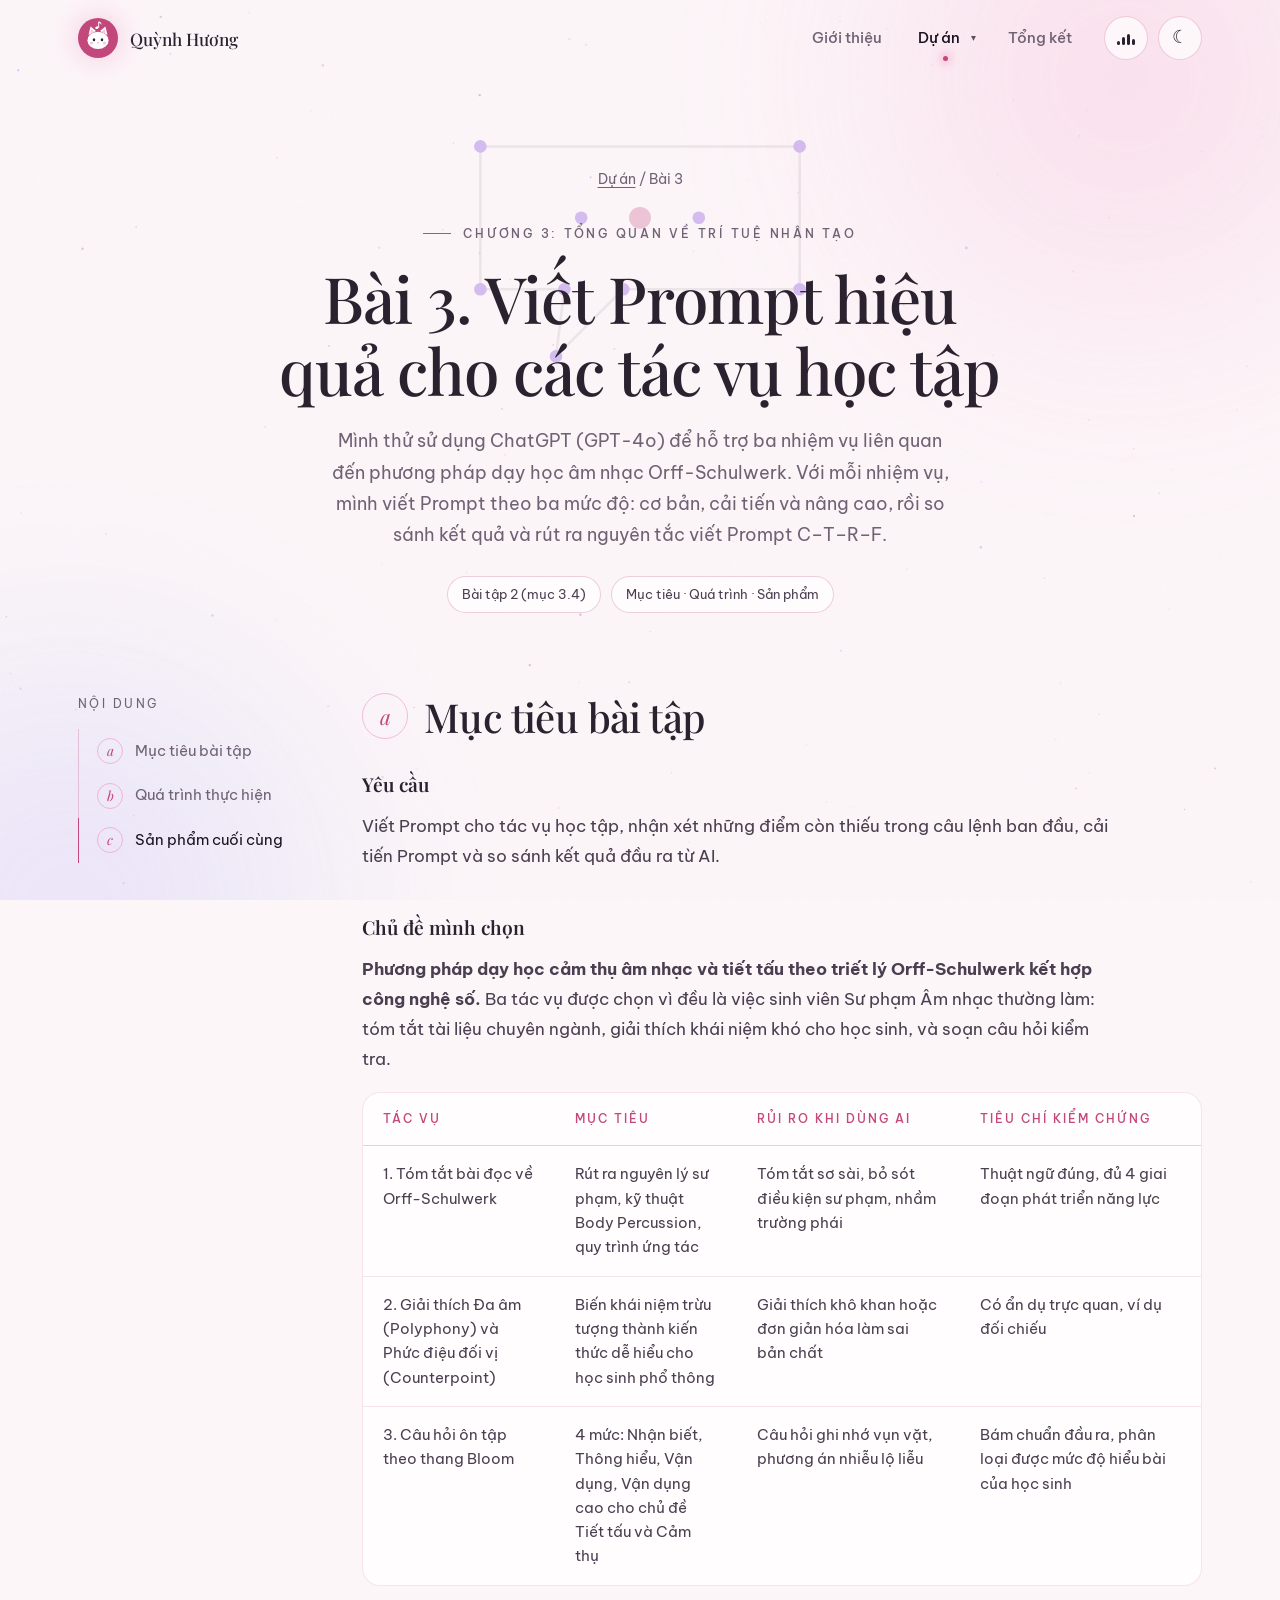
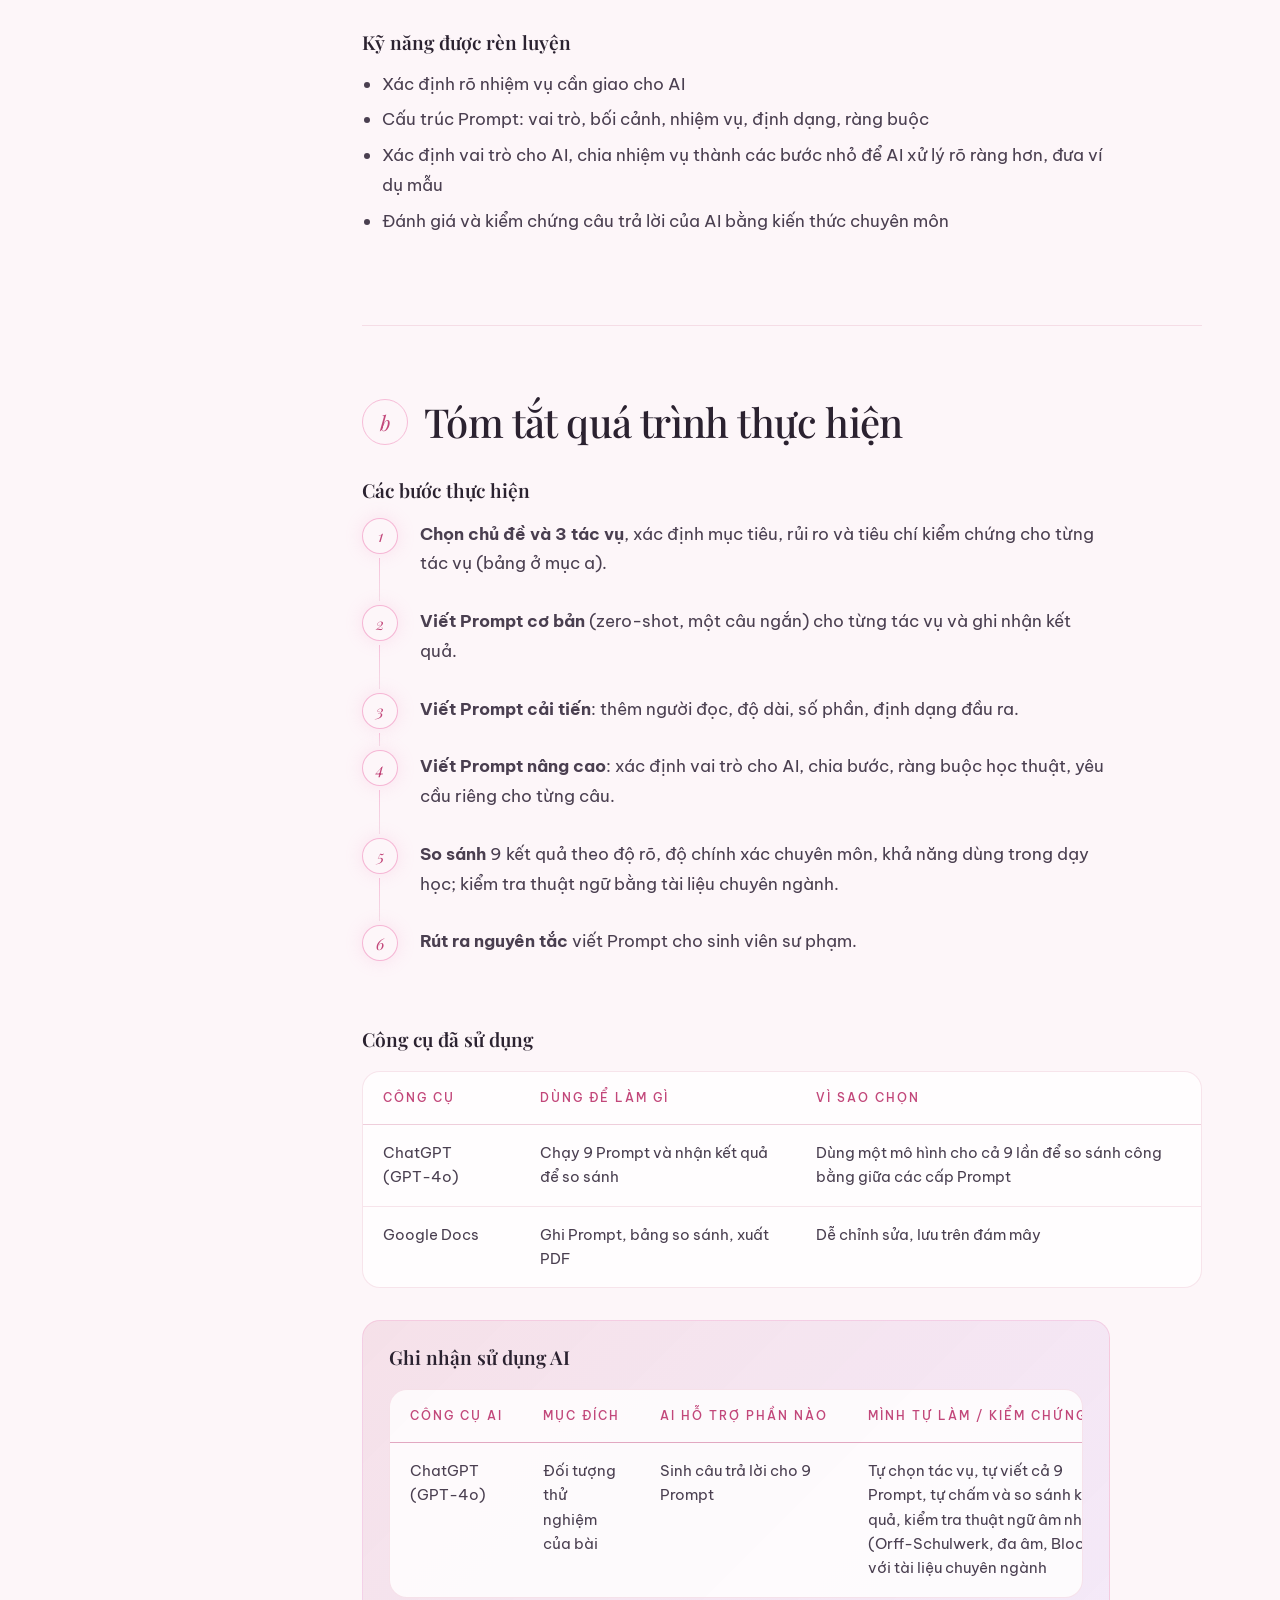
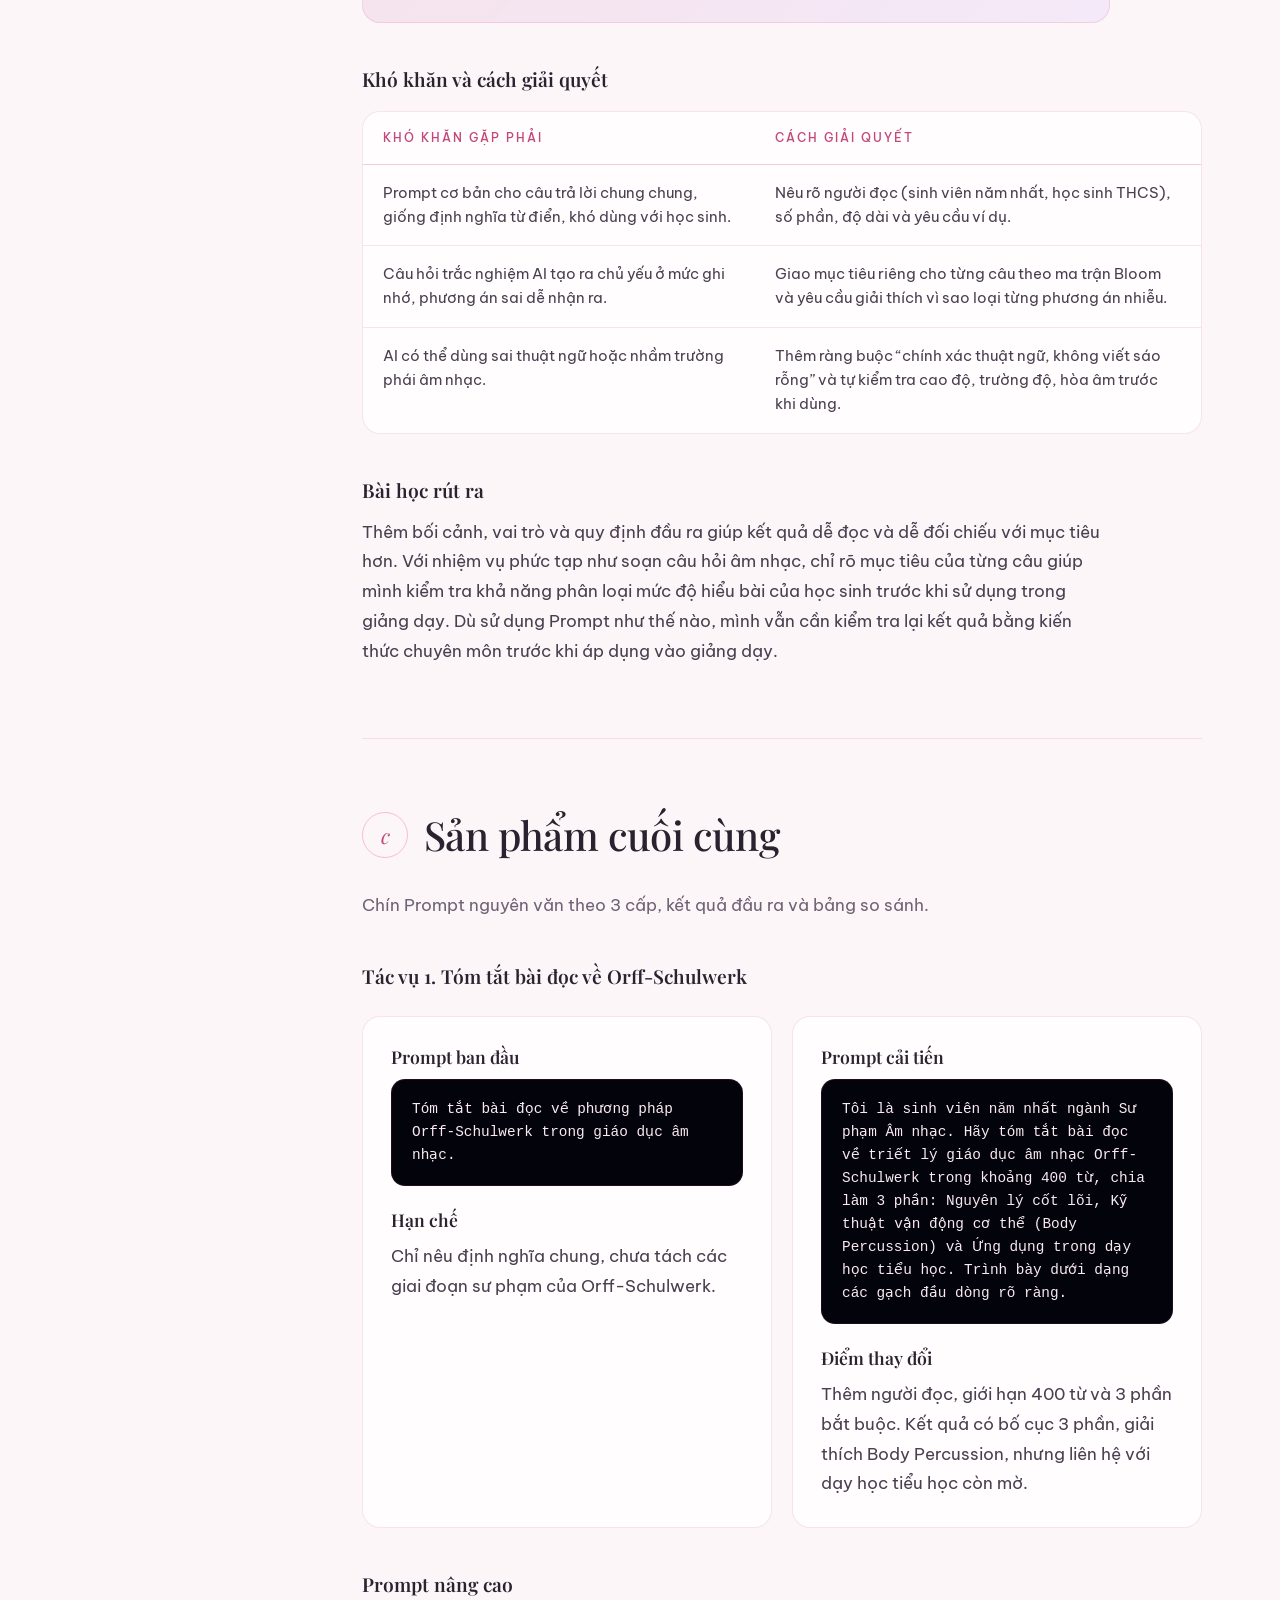
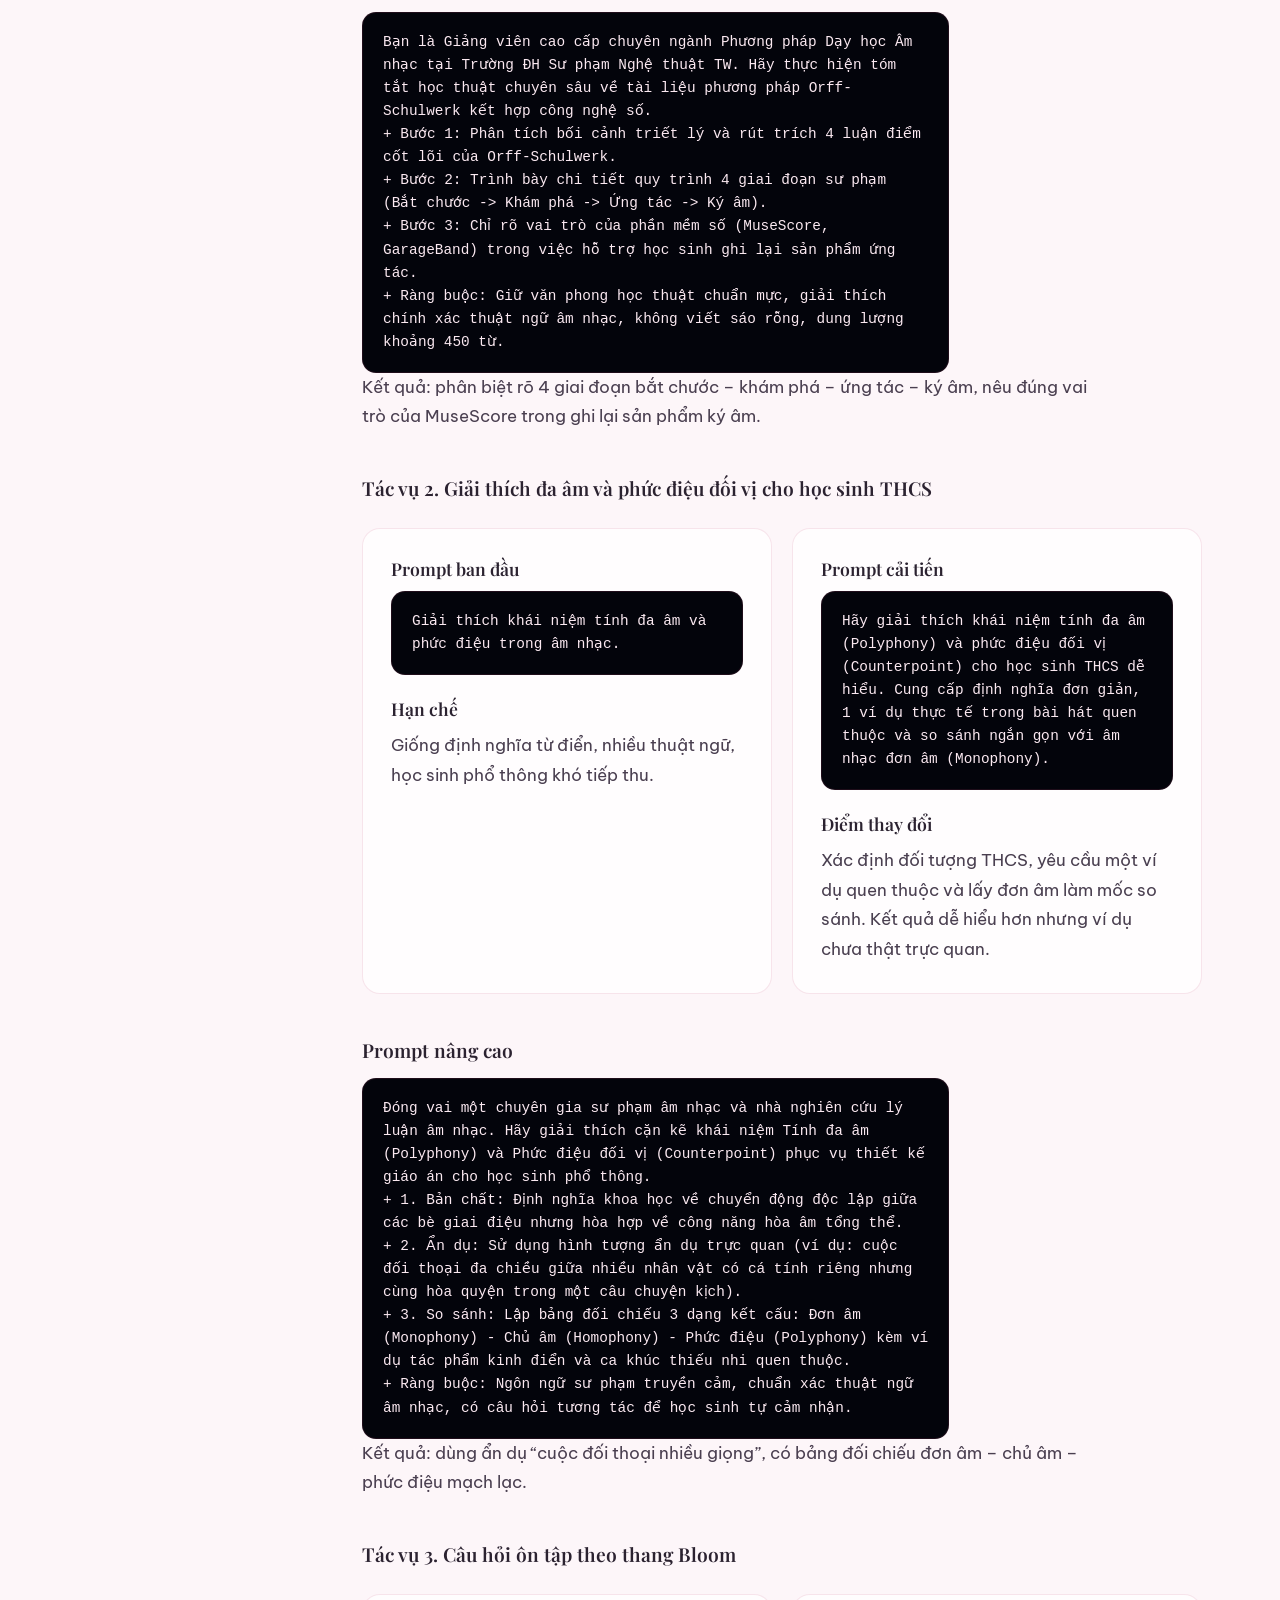
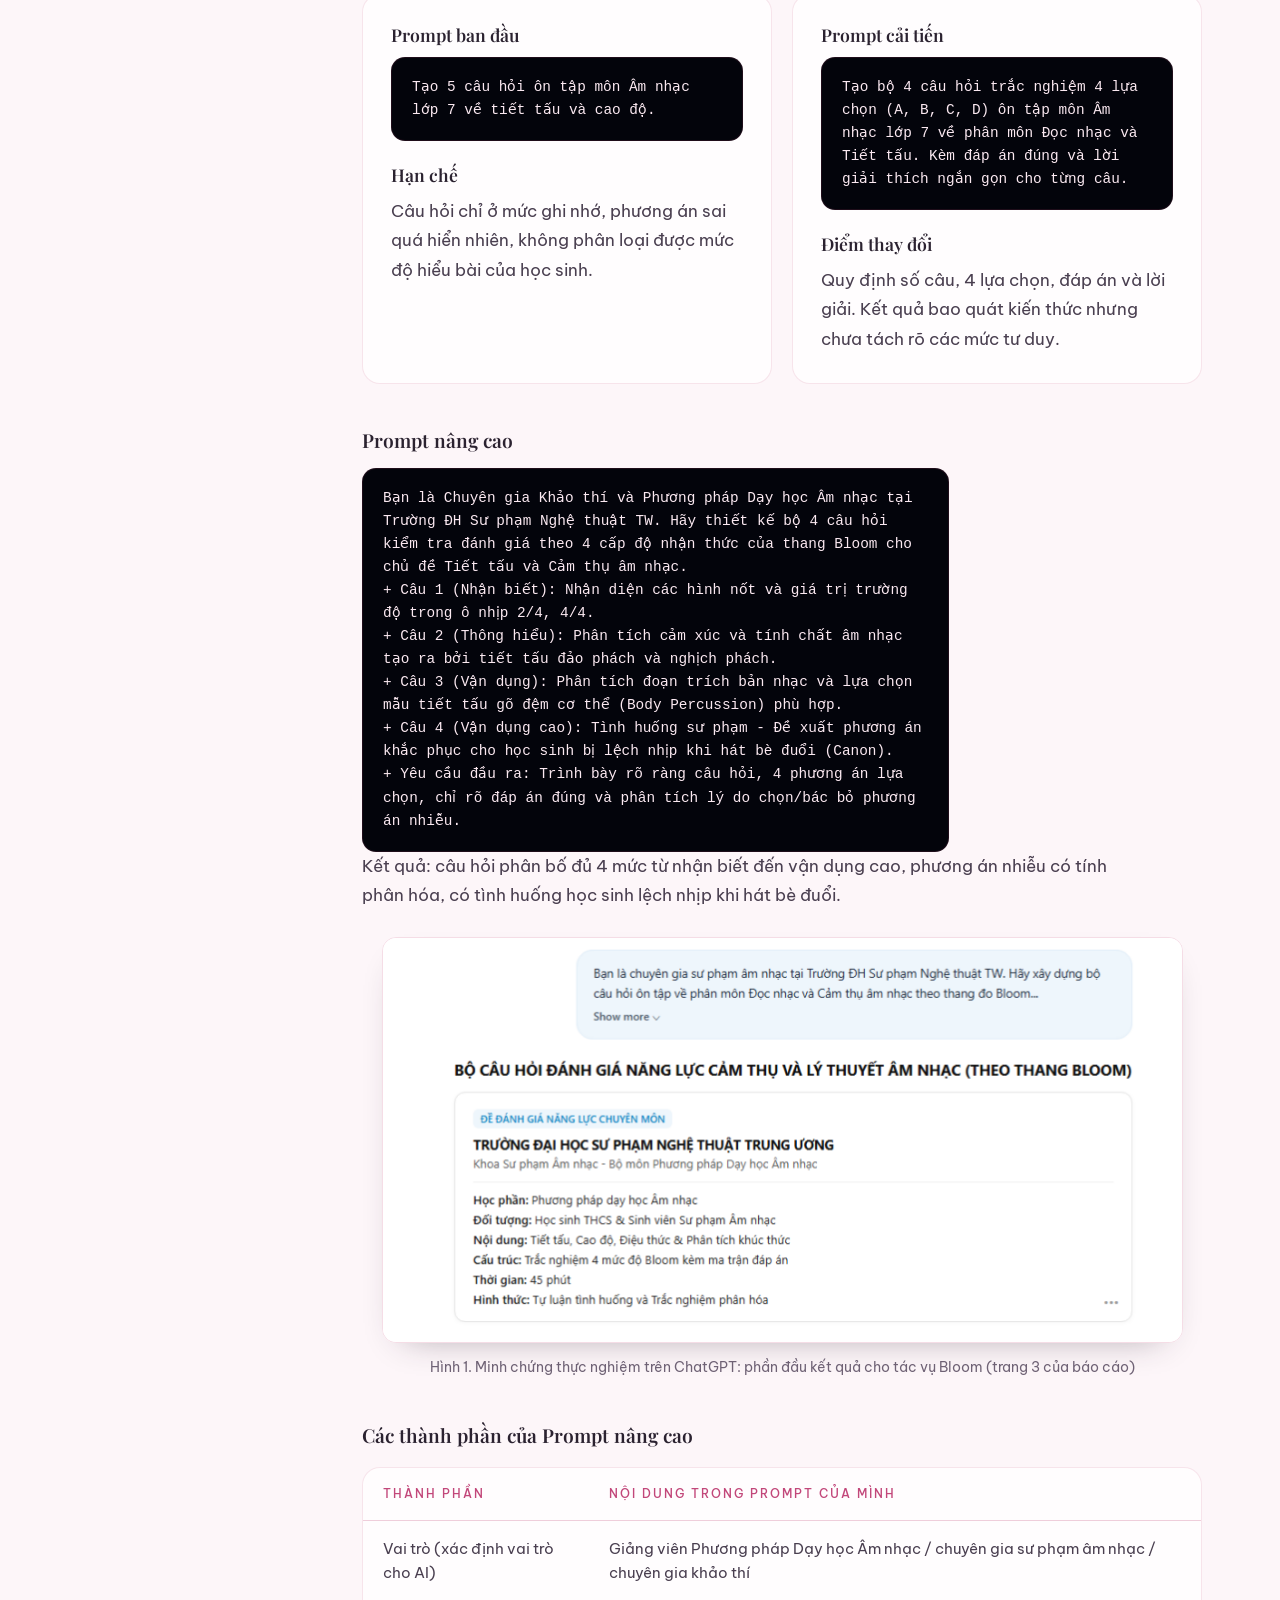
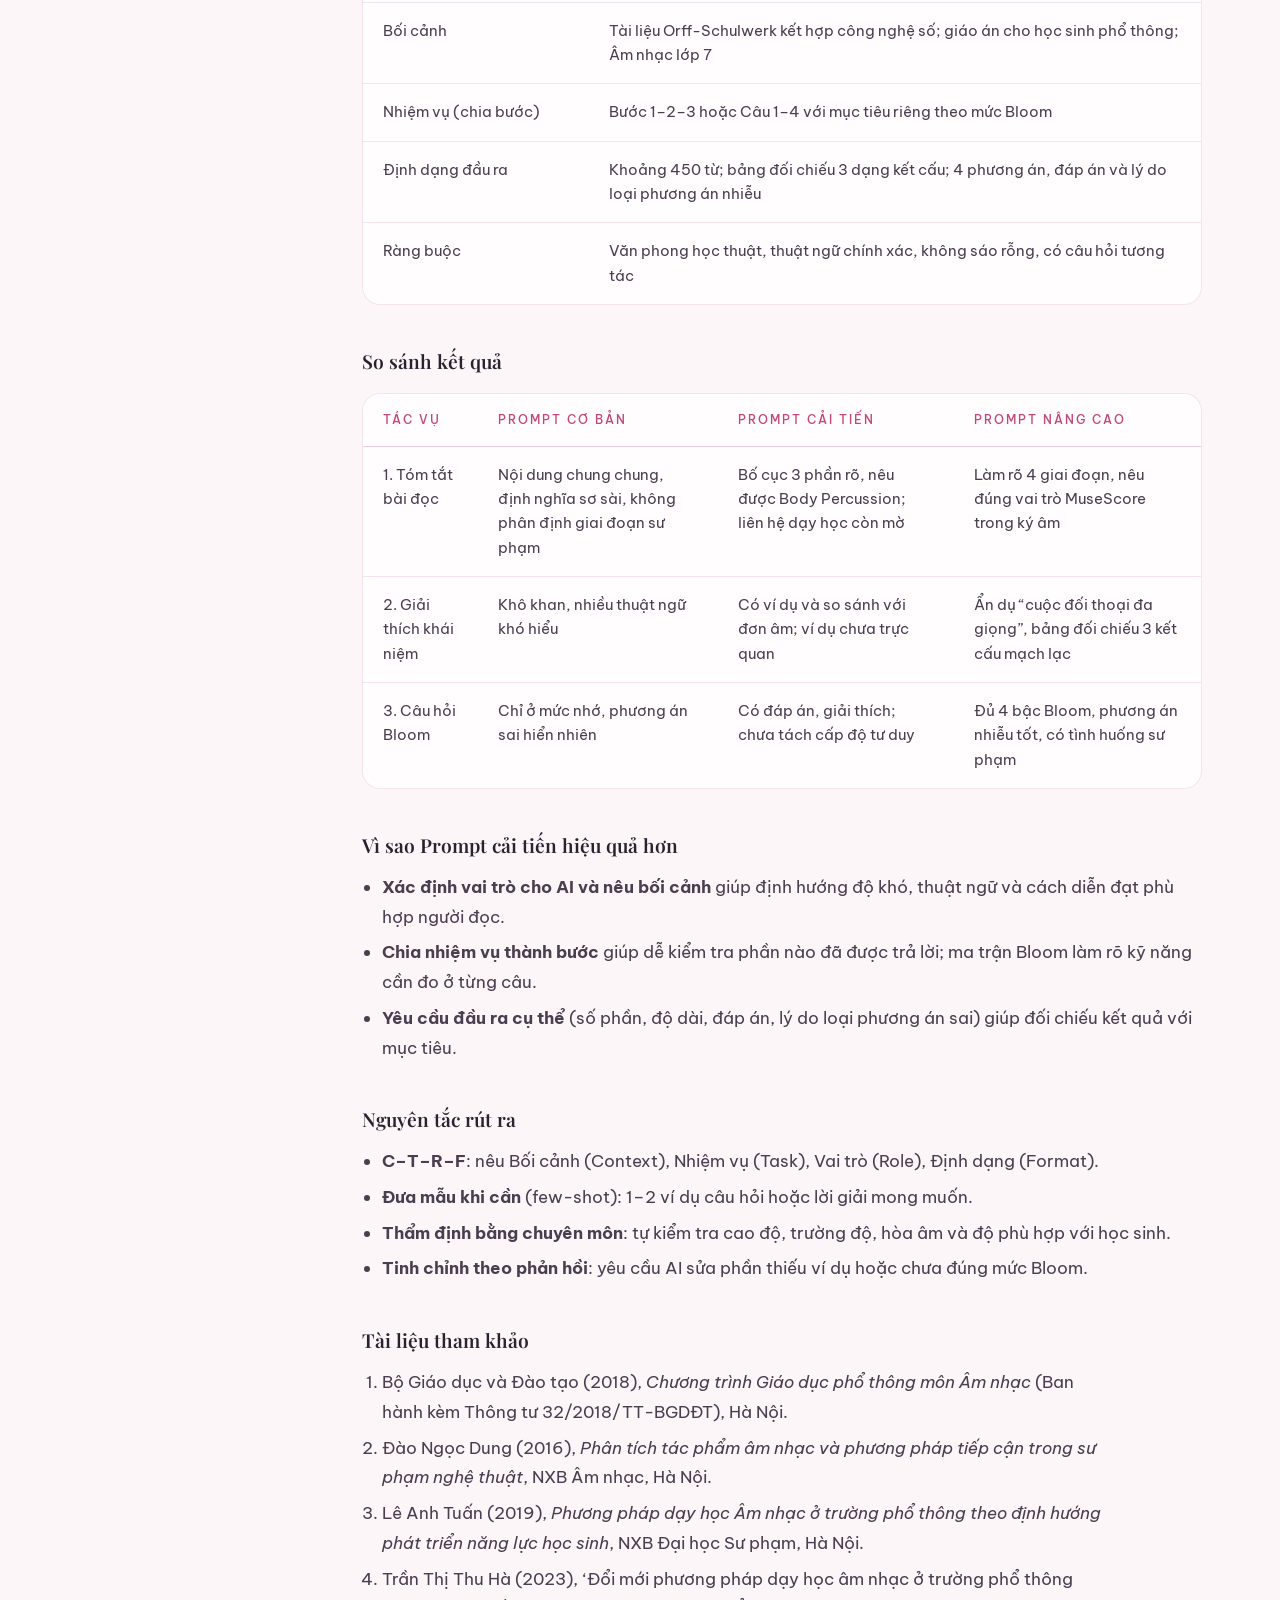
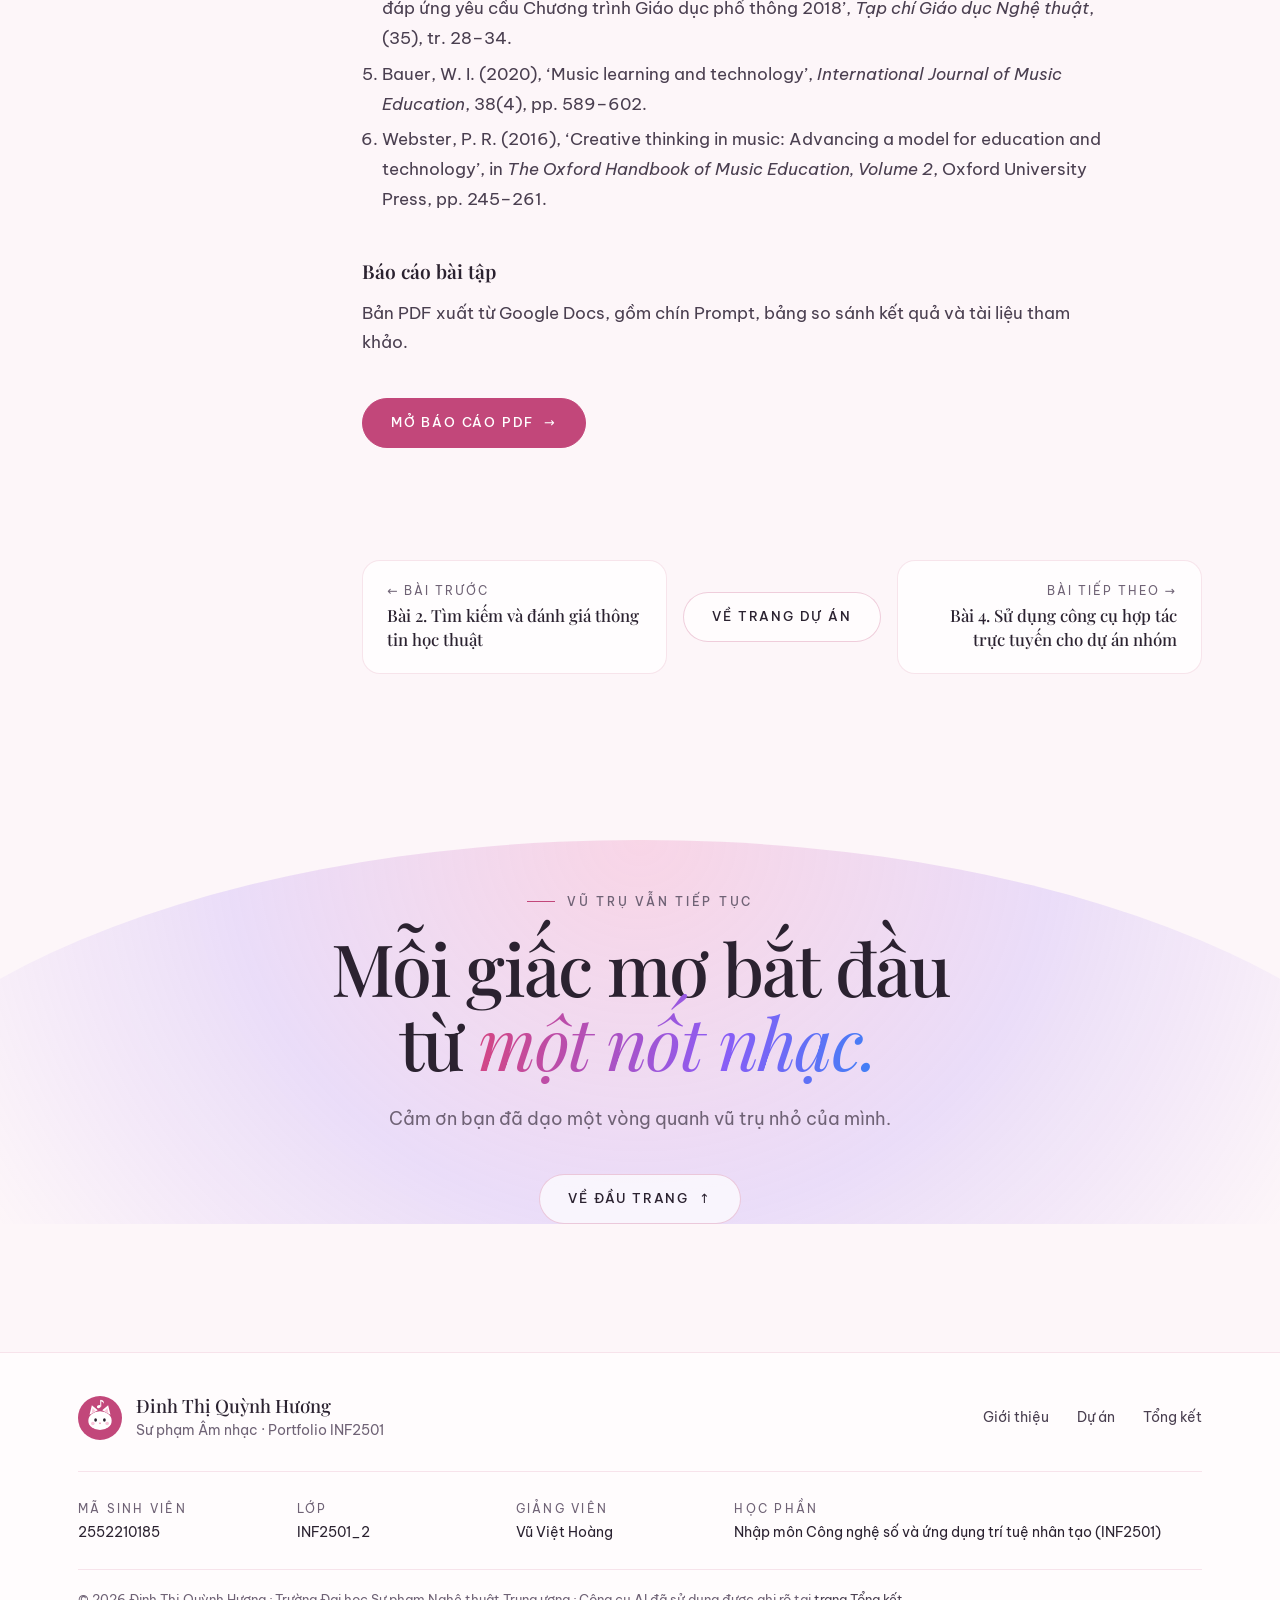
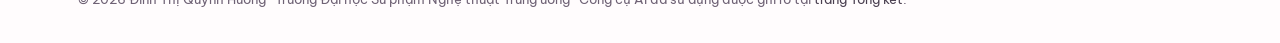
<file: projects/bai-3.html>
<!doctype html>
<html lang="vi">
<head>
  <meta charset="utf-8">
  <meta name="viewport" content="width=device-width, initial-scale=1">
  <title>Bài 3: Viết Prompt hiệu quả cho các tác vụ học tập · Quỳnh Hương</title>
  <meta name="description" content="Bài 3 – Chương 3: Tổng quan về trí tuệ nhân tạo: Viết Prompt hiệu quả cho các tác vụ học tập. Portfolio học phần INF2501 của Quỳnh Hương.">
  <meta name="theme-color" content="#fdf6f9">
  <meta property="og:type" content="article">
  <meta property="og:locale" content="vi_VN">
  <meta property="og:title" content="Bài 3. Viết Prompt hiệu quả cho các tác vụ học tập · Quỳnh Hương">
  <meta property="og:description" content="Chương 3: Tổng quan về trí tuệ nhân tạo · Bài tập 2 (mục 3.4). Portfolio học phần INF2501.">
  <meta property="og:url" content="https://quynhhuong-pi.vercel.app/projects/bai-3.html">
  <meta property="og:image" content="https://quynhhuong-pi.vercel.app/assets/img/about/avatar.jpg">
  <meta name="twitter:card" content="summary_large_image">
  <link rel="icon" href="../assets/img/logo.svg" type="image/svg+xml">
  <link rel="preconnect" href="https://fonts.googleapis.com">
  <link rel="preconnect" href="https://fonts.gstatic.com" crossorigin>
  <link href="https://fonts.googleapis.com/css2?family=Be+Vietnam+Pro:wght@400;500;600&family=Playfair+Display:ital,wght@0,400;0,500;0,600;1,400;1,500&display=swap" rel="stylesheet">
  <link rel="stylesheet" href="../assets/css/style.css">
  <script>document.documentElement.classList.add("js");try{if(localStorage.getItem("theme")==="dark")document.documentElement.dataset.theme="dark"}catch(e){}</script>
  <script src="../assets/js/music.js" defer></script>
  <script src="../assets/js/site.js" defer></script>
</head>
<body data-page="bai-3" data-root="../">
<div id="site-header"></div>

<main id="main">
  <header class="doc-hero container">
    <div class="doc-art" data-cst="3" aria-hidden="true"></div>
    <nav class="breadcrumb" aria-label="Vị trí trang"><a href="../projects.html">Dự án</a> / Bài 3</nav>
    <span class="label">Chương 3: Tổng quan về trí tuệ nhân tạo</span>
    <h1>Bài 3. Viết Prompt hiệu quả cho các tác vụ học tập</h1>
    <p class="lead">Mình thử sử dụng ChatGPT (GPT-4o) để hỗ trợ ba nhiệm vụ liên quan đến phương pháp dạy học âm nhạc Orff-Schulwerk. Với mỗi nhiệm vụ, mình viết Prompt theo ba mức độ: cơ bản, cải tiến và nâng cao, rồi so sánh kết quả và rút ra nguyên tắc viết Prompt C–T–R–F.</p>
    <div class="meta-row"><span class="chip">Bài tập 2 (mục 3.4)</span><span class="chip">Mục tiêu · Quá trình · Sản phẩm</span></div>
  </header>

  <div class="container doc">
    <aside class="toc" aria-label="Mục lục bài">
      <p>Nội dung</p>
      <ol>
        <li><a href="#muc-tieu"><span class="badge">a</span>Mục tiêu bài tập</a></li>
        <li><a href="#qua-trinh"><span class="badge">b</span>Quá trình thực hiện</a></li>
        <li><a href="#san-pham"><span class="badge">c</span>Sản phẩm cuối cùng</a></li>
      </ol>
    </aside>

    <article>

      <section class="part" id="muc-tieu">
        <h2><span class="badge">a</span>Mục tiêu bài tập</h2>
        <h3>Yêu cầu</h3>
        <p>Viết Prompt cho tác vụ học tập, nhận xét những điểm còn thiếu trong câu lệnh ban đầu, cải tiến Prompt và so sánh kết quả đầu ra từ AI.</p>
        <h3>Chủ đề mình chọn</h3>
        <p><strong>Phương pháp dạy học cảm thụ âm nhạc và tiết tấu theo triết lý Orff-Schulwerk kết hợp công nghệ số.</strong> Ba tác vụ được chọn vì đều là việc sinh viên Sư phạm Âm nhạc thường làm: tóm tắt tài liệu chuyên ngành, giải thích khái niệm khó cho học sinh, và soạn câu hỏi kiểm tra.</p>
        <div class="table-wrap"><table>
          <thead><tr><th>Tác vụ</th><th>Mục tiêu</th><th>Rủi ro khi dùng AI</th><th>Tiêu chí kiểm chứng</th></tr></thead>
          <tbody>
            <tr><td>1. Tóm tắt bài đọc về Orff-Schulwerk</td><td>Rút ra nguyên lý sư phạm, kỹ thuật Body Percussion, quy trình ứng tác</td><td>Tóm tắt sơ sài, bỏ sót điều kiện sư phạm, nhầm trường phái</td><td>Thuật ngữ đúng, đủ 4 giai đoạn phát triển năng lực</td></tr>
            <tr><td>2. Giải thích Đa âm (Polyphony) và Phức điệu đối vị (Counterpoint)</td><td>Biến khái niệm trừu tượng thành kiến thức dễ hiểu cho học sinh phổ thông</td><td>Giải thích khô khan hoặc đơn giản hóa làm sai bản chất</td><td>Có ẩn dụ trực quan, ví dụ đối chiếu</td></tr>
            <tr><td>3. Câu hỏi ôn tập theo thang Bloom</td><td>4 mức: Nhận biết, Thông hiểu, Vận dụng, Vận dụng cao cho chủ đề Tiết tấu và Cảm thụ</td><td>Câu hỏi ghi nhớ vụn vặt, phương án nhiễu lộ liễu</td><td>Bám chuẩn đầu ra, phân loại được mức độ hiểu bài của học sinh</td></tr>
          </tbody>
        </table></div>
        <h3>Kỹ năng được rèn luyện</h3>
        <ul>
      <li>Xác định rõ nhiệm vụ cần giao cho AI</li>
      <li>Cấu trúc Prompt: vai trò, bối cảnh, nhiệm vụ, định dạng, ràng buộc</li>
      <li>Xác định vai trò cho AI, chia nhiệm vụ thành các bước nhỏ để AI xử lý rõ ràng hơn, đưa ví dụ mẫu</li>
      <li>Đánh giá và kiểm chứng câu trả lời của AI bằng kiến thức chuyên môn</li>
        </ul>
      </section>

      <section class="part" id="qua-trinh">
        <h2><span class="badge">b</span>Tóm tắt quá trình thực hiện</h2>
        <h3>Các bước thực hiện</h3>
        <ol class="steps">
      <li><strong>Chọn chủ đề và 3 tác vụ</strong>, xác định mục tiêu, rủi ro và tiêu chí kiểm chứng cho từng tác vụ (bảng ở mục a).</li>
      <li><strong>Viết Prompt cơ bản</strong> (zero-shot, một câu ngắn) cho từng tác vụ và ghi nhận kết quả.</li>
      <li><strong>Viết Prompt cải tiến</strong>: thêm người đọc, độ dài, số phần, định dạng đầu ra.</li>
      <li><strong>Viết Prompt nâng cao</strong>: xác định vai trò cho AI, chia bước, ràng buộc học thuật, yêu cầu riêng cho từng câu.</li>
      <li><strong>So sánh</strong> 9 kết quả theo độ rõ, độ chính xác chuyên môn, khả năng dùng trong dạy học; kiểm tra thuật ngữ bằng tài liệu chuyên ngành.</li>
      <li><strong>Rút ra nguyên tắc</strong> viết Prompt cho sinh viên sư phạm.</li>
        </ol>

        <h3>Công cụ đã sử dụng</h3>
        <div class="table-wrap"><table>
          <thead><tr><th>Công cụ</th><th>Dùng để làm gì</th><th>Vì sao chọn</th></tr></thead>
          <tbody>
            <tr><td>ChatGPT (GPT-4o)</td><td>Chạy 9 Prompt và nhận kết quả để so sánh</td><td>Dùng một mô hình cho cả 9 lần để so sánh công bằng giữa các cấp Prompt</td></tr>
            <tr><td>Google Docs</td><td>Ghi Prompt, bảng so sánh, xuất PDF</td><td>Dễ chỉnh sửa, lưu trên đám mây</td></tr>
          </tbody>
        </table></div>

        <div class="callout" id="ai">
          <h3>Ghi nhận sử dụng AI</h3>
          <div class="table-wrap"><table>
            <thead><tr><th>Công cụ AI</th><th>Mục đích</th><th>AI hỗ trợ phần nào</th><th>Mình tự làm / kiểm chứng gì</th></tr></thead>
            <tbody>
              <tr><td>ChatGPT (GPT-4o)</td><td>Đối tượng thử nghiệm của bài</td><td>Sinh câu trả lời cho 9 Prompt</td><td>Tự chọn tác vụ, tự viết cả 9 Prompt, tự chấm và so sánh kết quả, kiểm tra thuật ngữ âm nhạc (Orff-Schulwerk, đa âm, Bloom) với tài liệu chuyên ngành</td></tr>
            </tbody>
          </table></div>
        </div>

        <h3>Khó khăn và cách giải quyết</h3>
        <div class="table-wrap"><table>
          <thead><tr><th>Khó khăn gặp phải</th><th>Cách giải quyết</th></tr></thead>
          <tbody>
            <tr><td>Prompt cơ bản cho câu trả lời chung chung, giống định nghĩa từ điển, khó dùng với học sinh.</td><td>Nêu rõ người đọc (sinh viên năm nhất, học sinh THCS), số phần, độ dài và yêu cầu ví dụ.</td></tr>
            <tr><td>Câu hỏi trắc nghiệm AI tạo ra chủ yếu ở mức ghi nhớ, phương án sai dễ nhận ra.</td><td>Giao mục tiêu riêng cho từng câu theo ma trận Bloom và yêu cầu giải thích vì sao loại từng phương án nhiễu.</td></tr>
            <tr><td>AI có thể dùng sai thuật ngữ hoặc nhầm trường phái âm nhạc.</td><td>Thêm ràng buộc “chính xác thuật ngữ, không viết sáo rỗng” và tự kiểm tra cao độ, trường độ, hòa âm trước khi dùng.</td></tr>
          </tbody>
        </table></div>

        <h3>Bài học rút ra</h3>
        <p>Thêm bối cảnh, vai trò và quy định đầu ra giúp kết quả dễ đọc và dễ đối chiếu với mục tiêu hơn. Với nhiệm vụ phức tạp như soạn câu hỏi âm nhạc, chỉ rõ mục tiêu của từng câu giúp mình kiểm tra khả năng phân loại mức độ hiểu bài của học sinh trước khi sử dụng trong giảng dạy. Dù sử dụng Prompt như thế nào, mình vẫn cần kiểm tra lại kết quả bằng kiến thức chuyên môn trước khi áp dụng vào giảng dạy.</p>
      </section>

      <section class="part" id="san-pham">
        <h2><span class="badge">c</span>Sản phẩm cuối cùng</h2>
        <p class="muted">Chín Prompt nguyên văn theo 3 cấp, kết quả đầu ra và bảng so sánh.</p>

    <div><h3>Tác vụ 1. Tóm tắt bài đọc về Orff-Schulwerk</h3></div>
    <div class="compare">
      <div class="card"><h3>Prompt ban đầu</h3><pre>Tóm tắt bài đọc về phương pháp Orff-Schulwerk trong giáo dục âm nhạc.</pre><h3>Hạn chế</h3><p>Chỉ nêu định nghĩa chung, chưa tách các giai đoạn sư phạm của Orff-Schulwerk.</p></div>
      <div class="card"><h3>Prompt cải tiến</h3><pre>Tôi là sinh viên năm nhất ngành Sư phạm Âm nhạc. Hãy tóm tắt bài đọc về triết lý giáo dục âm nhạc Orff-Schulwerk trong khoảng 400 từ, chia làm 3 phần: Nguyên lý cốt lõi, Kỹ thuật vận động cơ thể (Body Percussion) và Ứng dụng trong dạy học tiểu học. Trình bày dưới dạng các gạch đầu dòng rõ ràng.</pre><h3>Điểm thay đổi</h3><p>Thêm người đọc, giới hạn 400 từ và 3 phần bắt buộc. Kết quả có bố cục 3 phần, giải thích Body Percussion, nhưng liên hệ với dạy học tiểu học còn mờ.</p></div>
    </div>
    <div><h3>Prompt nâng cao</h3>
    <pre>Bạn là Giảng viên cao cấp chuyên ngành Phương pháp Dạy học Âm nhạc tại Trường ĐH Sư phạm Nghệ thuật TW. Hãy thực hiện tóm tắt học thuật chuyên sâu về tài liệu phương pháp Orff-Schulwerk kết hợp công nghệ số.
+ Bước 1: Phân tích bối cảnh triết lý và rút trích 4 luận điểm cốt lõi của Orff-Schulwerk.
+ Bước 2: Trình bày chi tiết quy trình 4 giai đoạn sư phạm (Bắt chước -> Khám phá -> Ứng tác -> Ký âm).
+ Bước 3: Chỉ rõ vai trò của phần mềm số (MuseScore, GarageBand) trong việc hỗ trợ học sinh ghi lại sản phẩm ứng tác.
+ Ràng buộc: Giữ văn phong học thuật chuẩn mực, giải thích chính xác thuật ngữ âm nhạc, không viết sáo rỗng, dung lượng khoảng 450 từ.</pre>
    <p>Kết quả: phân biệt rõ 4 giai đoạn bắt chước – khám phá – ứng tác – ký âm, nêu đúng vai trò của MuseScore trong ghi lại sản phẩm ký âm.</p></div>

    <div><h3>Tác vụ 2. Giải thích đa âm và phức điệu đối vị cho học sinh THCS</h3></div>
    <div class="compare">
      <div class="card"><h3>Prompt ban đầu</h3><pre>Giải thích khái niệm tính đa âm và phức điệu trong âm nhạc.</pre><h3>Hạn chế</h3><p>Giống định nghĩa từ điển, nhiều thuật ngữ, học sinh phổ thông khó tiếp thu.</p></div>
      <div class="card"><h3>Prompt cải tiến</h3><pre>Hãy giải thích khái niệm tính đa âm (Polyphony) và phức điệu đối vị (Counterpoint) cho học sinh THCS dễ hiểu. Cung cấp định nghĩa đơn giản, 1 ví dụ thực tế trong bài hát quen thuộc và so sánh ngắn gọn với âm nhạc đơn âm (Monophony).</pre><h3>Điểm thay đổi</h3><p>Xác định đối tượng THCS, yêu cầu một ví dụ quen thuộc và lấy đơn âm làm mốc so sánh. Kết quả dễ hiểu hơn nhưng ví dụ chưa thật trực quan.</p></div>
    </div>
    <div><h3>Prompt nâng cao</h3>
    <pre>Đóng vai một chuyên gia sư phạm âm nhạc và nhà nghiên cứu lý luận âm nhạc. Hãy giải thích cặn kẽ khái niệm Tính đa âm (Polyphony) và Phức điệu đối vị (Counterpoint) phục vụ thiết kế giáo án cho học sinh phổ thông.
+ 1. Bản chất: Định nghĩa khoa học về chuyển động độc lập giữa các bè giai điệu nhưng hòa hợp về công năng hòa âm tổng thể.
+ 2. Ẩn dụ: Sử dụng hình tượng ẩn dụ trực quan (ví dụ: cuộc đối thoại đa chiều giữa nhiều nhân vật có cá tính riêng nhưng cùng hòa quyện trong một câu chuyện kịch).
+ 3. So sánh: Lập bảng đối chiếu 3 dạng kết cấu: Đơn âm (Monophony) - Chủ âm (Homophony) - Phức điệu (Polyphony) kèm ví dụ tác phẩm kinh điển và ca khúc thiếu nhi quen thuộc.
+ Ràng buộc: Ngôn ngữ sư phạm truyền cảm, chuẩn xác thuật ngữ âm nhạc, có câu hỏi tương tác để học sinh tự cảm nhận.</pre>
    <p>Kết quả: dùng ẩn dụ “cuộc đối thoại nhiều giọng”, có bảng đối chiếu đơn âm – chủ âm – phức điệu mạch lạc.</p></div>

    <div><h3>Tác vụ 3. Câu hỏi ôn tập theo thang Bloom</h3></div>
    <div class="compare">
      <div class="card"><h3>Prompt ban đầu</h3><pre>Tạo 5 câu hỏi ôn tập môn Âm nhạc lớp 7 về tiết tấu và cao độ.</pre><h3>Hạn chế</h3><p>Câu hỏi chỉ ở mức ghi nhớ, phương án sai quá hiển nhiên, không phân loại được mức độ hiểu bài của học sinh.</p></div>
      <div class="card"><h3>Prompt cải tiến</h3><pre>Tạo bộ 4 câu hỏi trắc nghiệm 4 lựa chọn (A, B, C, D) ôn tập môn Âm nhạc lớp 7 về phân môn Đọc nhạc và Tiết tấu. Kèm đáp án đúng và lời giải thích ngắn gọn cho từng câu.</pre><h3>Điểm thay đổi</h3><p>Quy định số câu, 4 lựa chọn, đáp án và lời giải. Kết quả bao quát kiến thức nhưng chưa tách rõ các mức tư duy.</p></div>
    </div>
    <div><h3>Prompt nâng cao</h3>
    <pre>Bạn là Chuyên gia Khảo thí và Phương pháp Dạy học Âm nhạc tại Trường ĐH Sư phạm Nghệ thuật TW. Hãy thiết kế bộ 4 câu hỏi kiểm tra đánh giá theo 4 cấp độ nhận thức của thang Bloom cho chủ đề Tiết tấu và Cảm thụ âm nhạc.
+ Câu 1 (Nhận biết): Nhận diện các hình nốt và giá trị trường độ trong ô nhịp 2/4, 4/4.
+ Câu 2 (Thông hiểu): Phân tích cảm xúc và tính chất âm nhạc tạo ra bởi tiết tấu đảo phách và nghịch phách.
+ Câu 3 (Vận dụng): Phân tích đoạn trích bản nhạc và lựa chọn mẫu tiết tấu gõ đệm cơ thể (Body Percussion) phù hợp.
+ Câu 4 (Vận dụng cao): Tình huống sư phạm - Đề xuất phương án khắc phục cho học sinh bị lệch nhịp khi hát bè đuổi (Canon).
+ Yêu cầu đầu ra: Trình bày rõ ràng câu hỏi, 4 phương án lựa chọn, chỉ rõ đáp án đúng và phân tích lý do chọn/bác bỏ phương án nhiễu.</pre>
    <p>Kết quả: câu hỏi phân bố đủ 4 mức từ nhận biết đến vận dụng cao, phương án nhiễu có tính phân hóa, có tình huống học sinh lệch nhịp khi hát bè đuổi.</p></div>
    <figure><a href="../assets/img/bai-3/minh-chung-chatgpt.png"><img src="../assets/img/bai-3/minh-chung-chatgpt.png" alt="Ảnh chụp phần đầu kết quả ChatGPT cho tác vụ câu hỏi theo thang Bloom" width="801" height="405" loading="lazy"></a><figcaption>Hình 1. Minh chứng thực nghiệm trên ChatGPT: phần đầu kết quả cho tác vụ Bloom (trang 3 của báo cáo)</figcaption></figure>

    <div><h3>Các thành phần của Prompt nâng cao</h3></div>
    <div class="table-wrap"><table>
      <thead><tr><th>Thành phần</th><th>Nội dung trong Prompt của mình</th></tr></thead>
      <tbody>
        <tr><td>Vai trò (xác định vai trò cho AI)</td><td>Giảng viên Phương pháp Dạy học Âm nhạc / chuyên gia sư phạm âm nhạc / chuyên gia khảo thí</td></tr>
        <tr><td>Bối cảnh</td><td>Tài liệu Orff-Schulwerk kết hợp công nghệ số; giáo án cho học sinh phổ thông; Âm nhạc lớp 7</td></tr>
        <tr><td>Nhiệm vụ (chia bước)</td><td>Bước 1–2–3 hoặc Câu 1–4 với mục tiêu riêng theo mức Bloom</td></tr>
        <tr><td>Định dạng đầu ra</td><td>Khoảng 450 từ; bảng đối chiếu 3 dạng kết cấu; 4 phương án, đáp án và lý do loại phương án nhiễu</td></tr>
        <tr><td>Ràng buộc</td><td>Văn phong học thuật, thuật ngữ chính xác, không sáo rỗng, có câu hỏi tương tác</td></tr>
      </tbody>
    </table></div>

    <div><h3>So sánh kết quả</h3></div>
    <div class="table-wrap"><table>
      <thead><tr><th>Tác vụ</th><th>Prompt cơ bản</th><th>Prompt cải tiến</th><th>Prompt nâng cao</th></tr></thead>
      <tbody>
        <tr><td>1. Tóm tắt bài đọc</td><td>Nội dung chung chung, định nghĩa sơ sài, không phân định giai đoạn sư phạm</td><td>Bố cục 3 phần rõ, nêu được Body Percussion; liên hệ dạy học còn mờ</td><td>Làm rõ 4 giai đoạn, nêu đúng vai trò MuseScore trong ký âm</td></tr>
        <tr><td>2. Giải thích khái niệm</td><td>Khô khan, nhiều thuật ngữ khó hiểu</td><td>Có ví dụ và so sánh với đơn âm; ví dụ chưa trực quan</td><td>Ẩn dụ “cuộc đối thoại đa giọng”, bảng đối chiếu 3 kết cấu mạch lạc</td></tr>
        <tr><td>3. Câu hỏi Bloom</td><td>Chỉ ở mức nhớ, phương án sai hiển nhiên</td><td>Có đáp án, giải thích; chưa tách cấp độ tư duy</td><td>Đủ 4 bậc Bloom, phương án nhiễu tốt, có tình huống sư phạm</td></tr>
      </tbody>
    </table></div>

    <div><h3>Vì sao Prompt cải tiến hiệu quả hơn</h3>
    <ul>
      <li><strong>Xác định vai trò cho AI và nêu bối cảnh</strong> giúp định hướng độ khó, thuật ngữ và cách diễn đạt phù hợp người đọc.</li>
      <li><strong>Chia nhiệm vụ thành bước</strong> giúp dễ kiểm tra phần nào đã được trả lời; ma trận Bloom làm rõ kỹ năng cần đo ở từng câu.</li>
      <li><strong>Yêu cầu đầu ra cụ thể</strong> (số phần, độ dài, đáp án, lý do loại phương án sai) giúp đối chiếu kết quả với mục tiêu.</li>
    </ul>
    <h3>Nguyên tắc rút ra</h3>
    <ul>
      <li><strong>C–T–R–F</strong>: nêu Bối cảnh (Context), Nhiệm vụ (Task), Vai trò (Role), Định dạng (Format).</li>
      <li><strong>Đưa mẫu khi cần</strong> (few-shot): 1–2 ví dụ câu hỏi hoặc lời giải mong muốn.</li>
      <li><strong>Thẩm định bằng chuyên môn</strong>: tự kiểm tra cao độ, trường độ, hòa âm và độ phù hợp với học sinh.</li>
      <li><strong>Tinh chỉnh theo phản hồi</strong>: yêu cầu AI sửa phần thiếu ví dụ hoặc chưa đúng mức Bloom.</li>
    </ul>
    <h3>Tài liệu tham khảo</h3>
    <ol>
      <li>Bộ Giáo dục và Đào tạo (2018), <em>Chương trình Giáo dục phổ thông môn Âm nhạc</em> (Ban hành kèm Thông tư 32/2018/TT-BGDĐT), Hà Nội.</li>
      <li>Đào Ngọc Dung (2016), <em>Phân tích tác phẩm âm nhạc và phương pháp tiếp cận trong sư phạm nghệ thuật</em>, NXB Âm nhạc, Hà Nội.</li>
      <li>Lê Anh Tuấn (2019), <em>Phương pháp dạy học Âm nhạc ở trường phổ thông theo định hướng phát triển năng lực học sinh</em>, NXB Đại học Sư phạm, Hà Nội.</li>
      <li>Trần Thị Thu Hà (2023), ‘Đổi mới phương pháp dạy học âm nhạc ở trường phổ thông đáp ứng yêu cầu Chương trình Giáo dục phổ thông 2018’, <em>Tạp chí Giáo dục Nghệ thuật</em>, (35), tr. 28–34.</li>
      <li>Bauer, W. I. (2020), ‘Music learning and technology’, <em>International Journal of Music Education</em>, 38(4), pp. 589–602.</li>
      <li>Webster, P. R. (2016), ‘Creative thinking in music: Advancing a model for education and technology’, in <em>The Oxford Handbook of Music Education, Volume 2</em>, Oxford University Press, pp. 245–261.</li>
    </ol>
    <h3>Báo cáo bài tập</h3>
    <p>Bản PDF xuất từ Google Docs, gồm chín Prompt, bảng so sánh kết quả và tài liệu tham khảo.</p>
    <p class="btn-row"><a class="btn primary" href="../assets/files/bai-3.pdf" target="_blank" rel="noopener">Mở báo cáo PDF <span class="arrow">→</span></a></p></div>
      </section>



      <nav class="pager" id="pager" aria-label="Chuyển bài tập"></nav>
    </article>
  </div>
</main>

<div id="site-footer"></div>
</body>
</html>
</file>
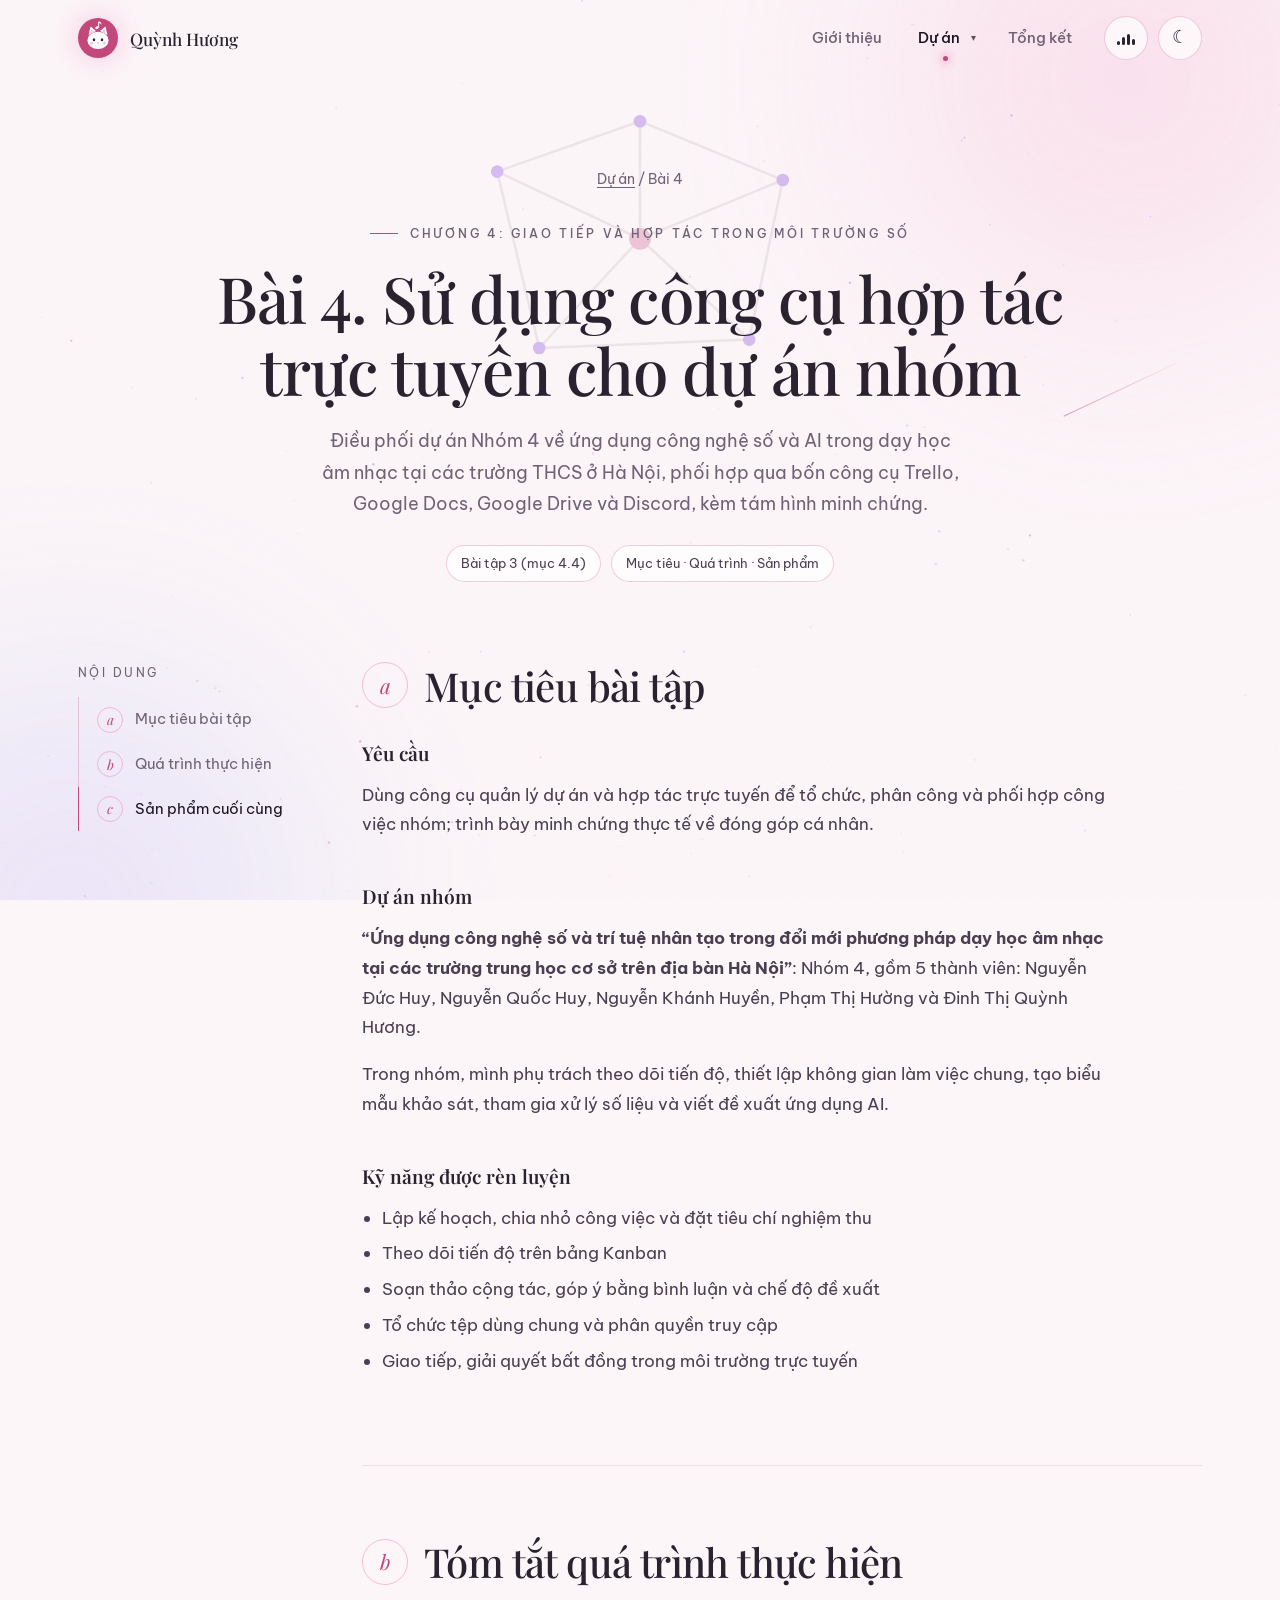
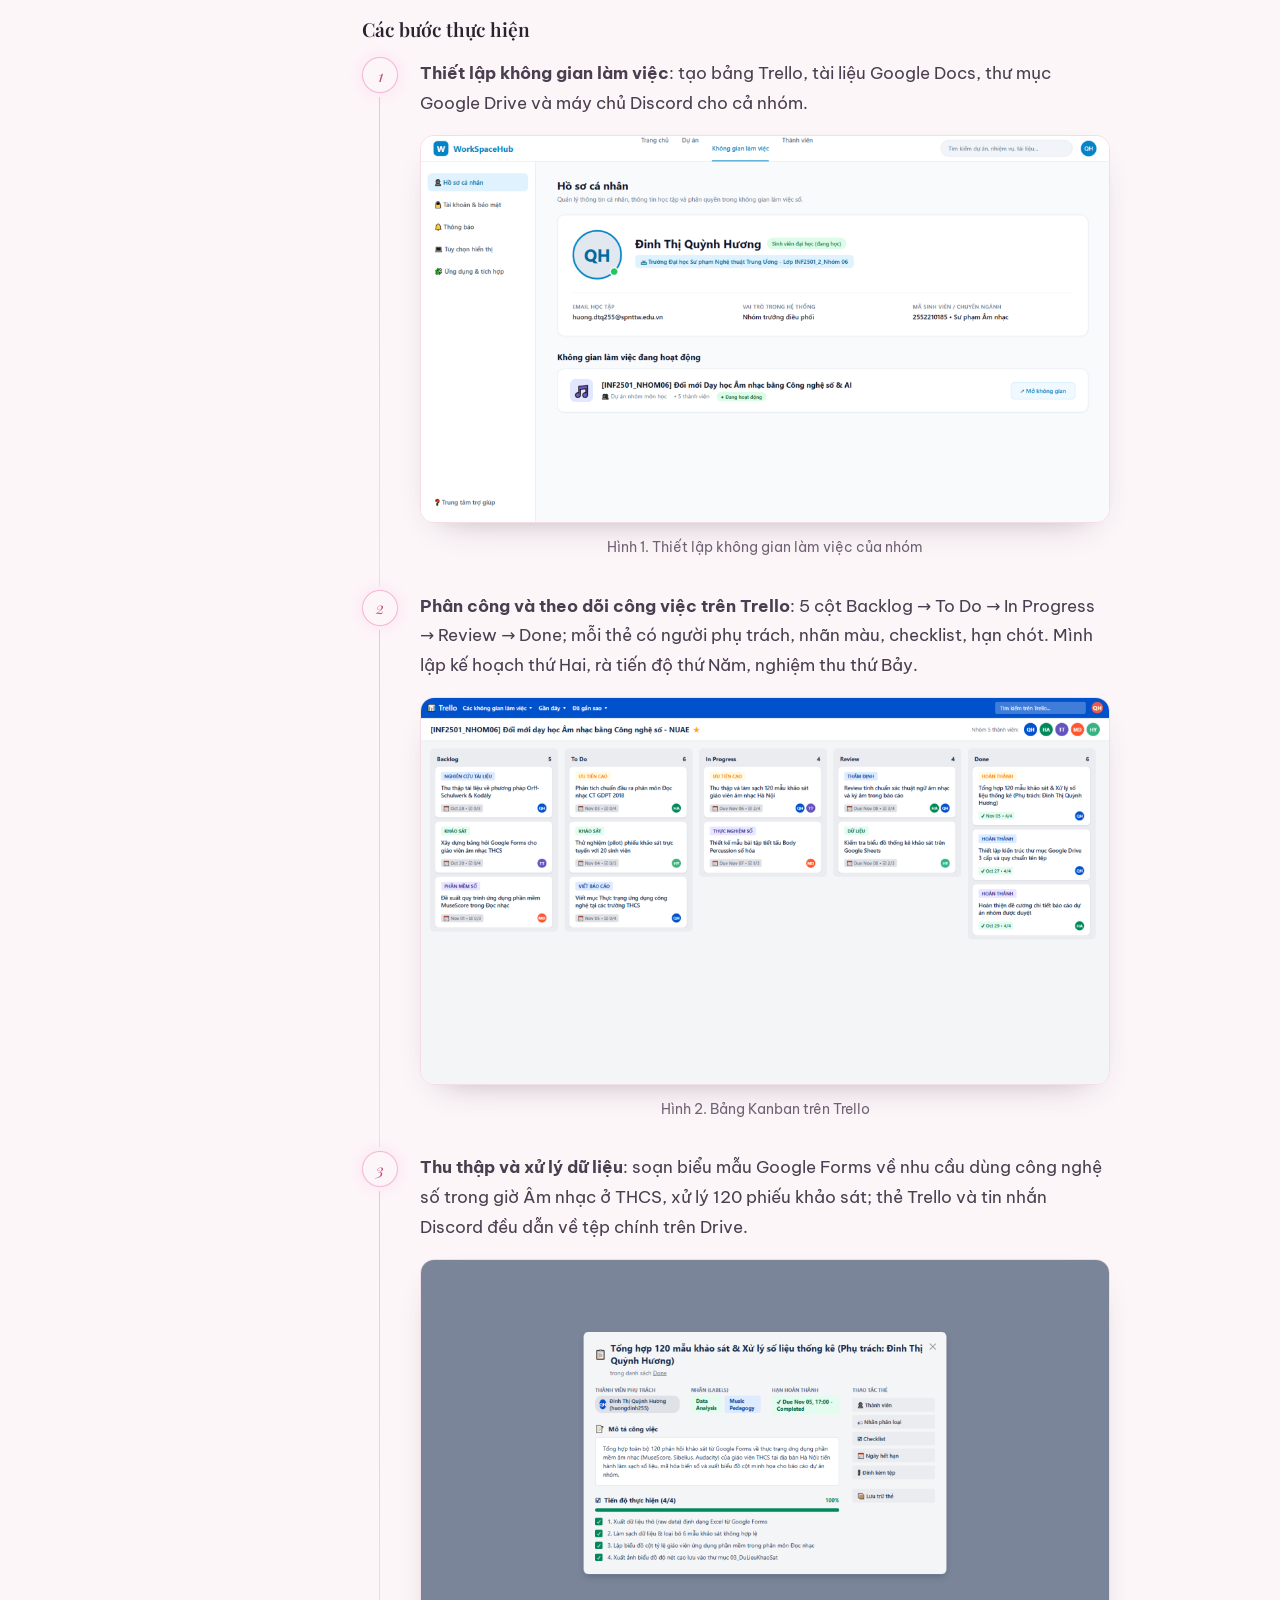
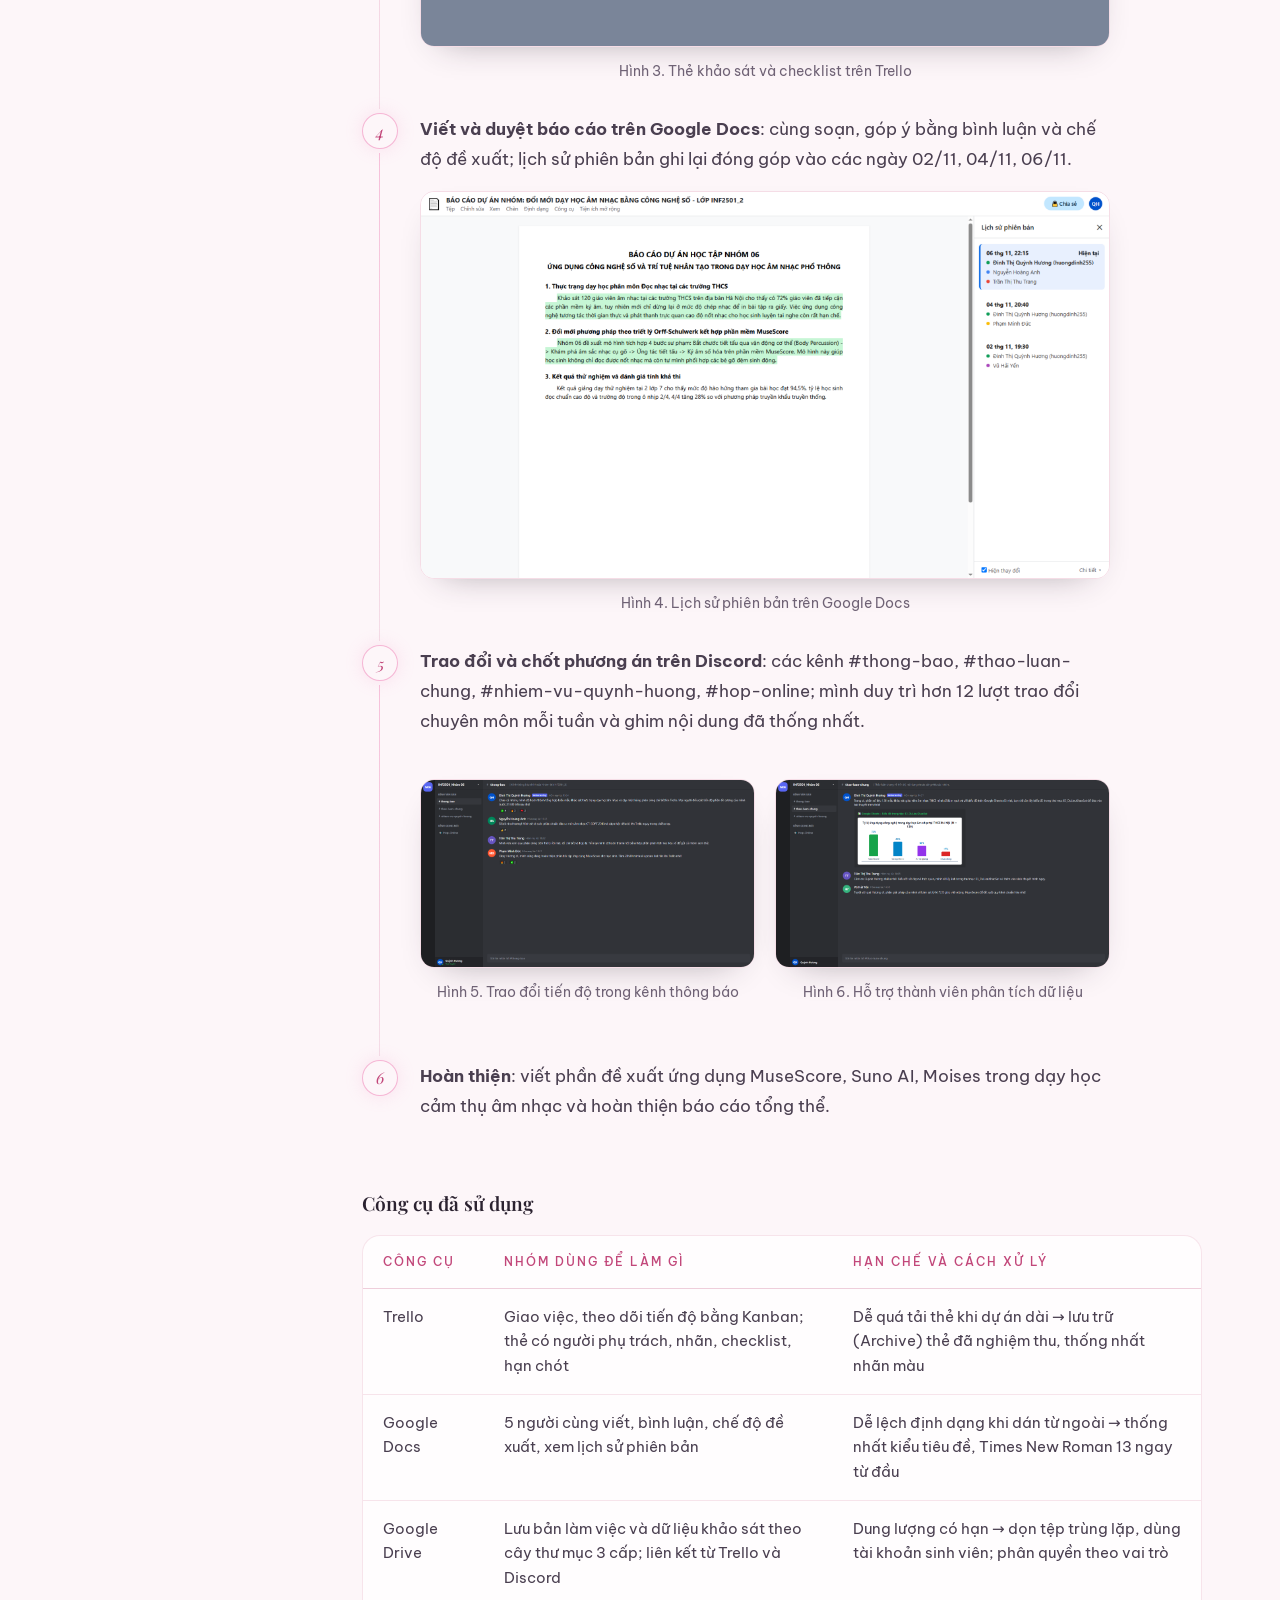
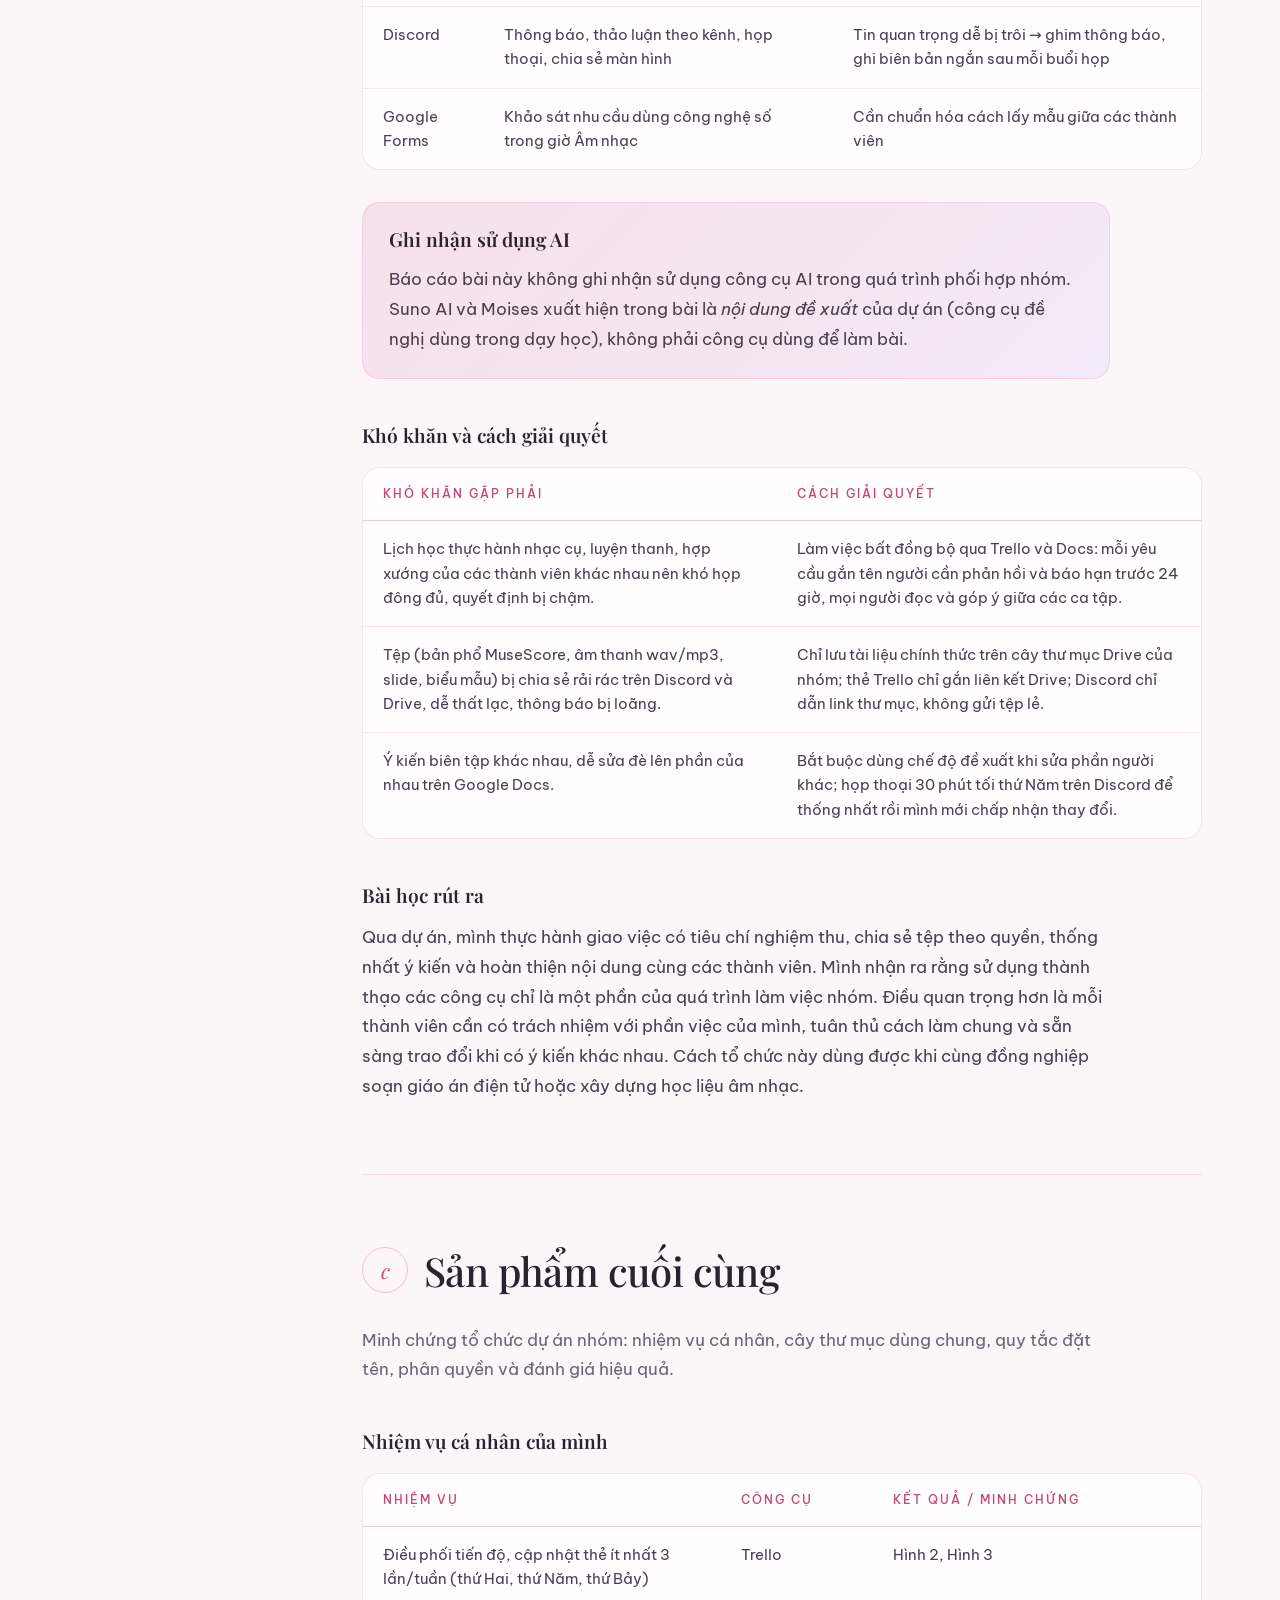
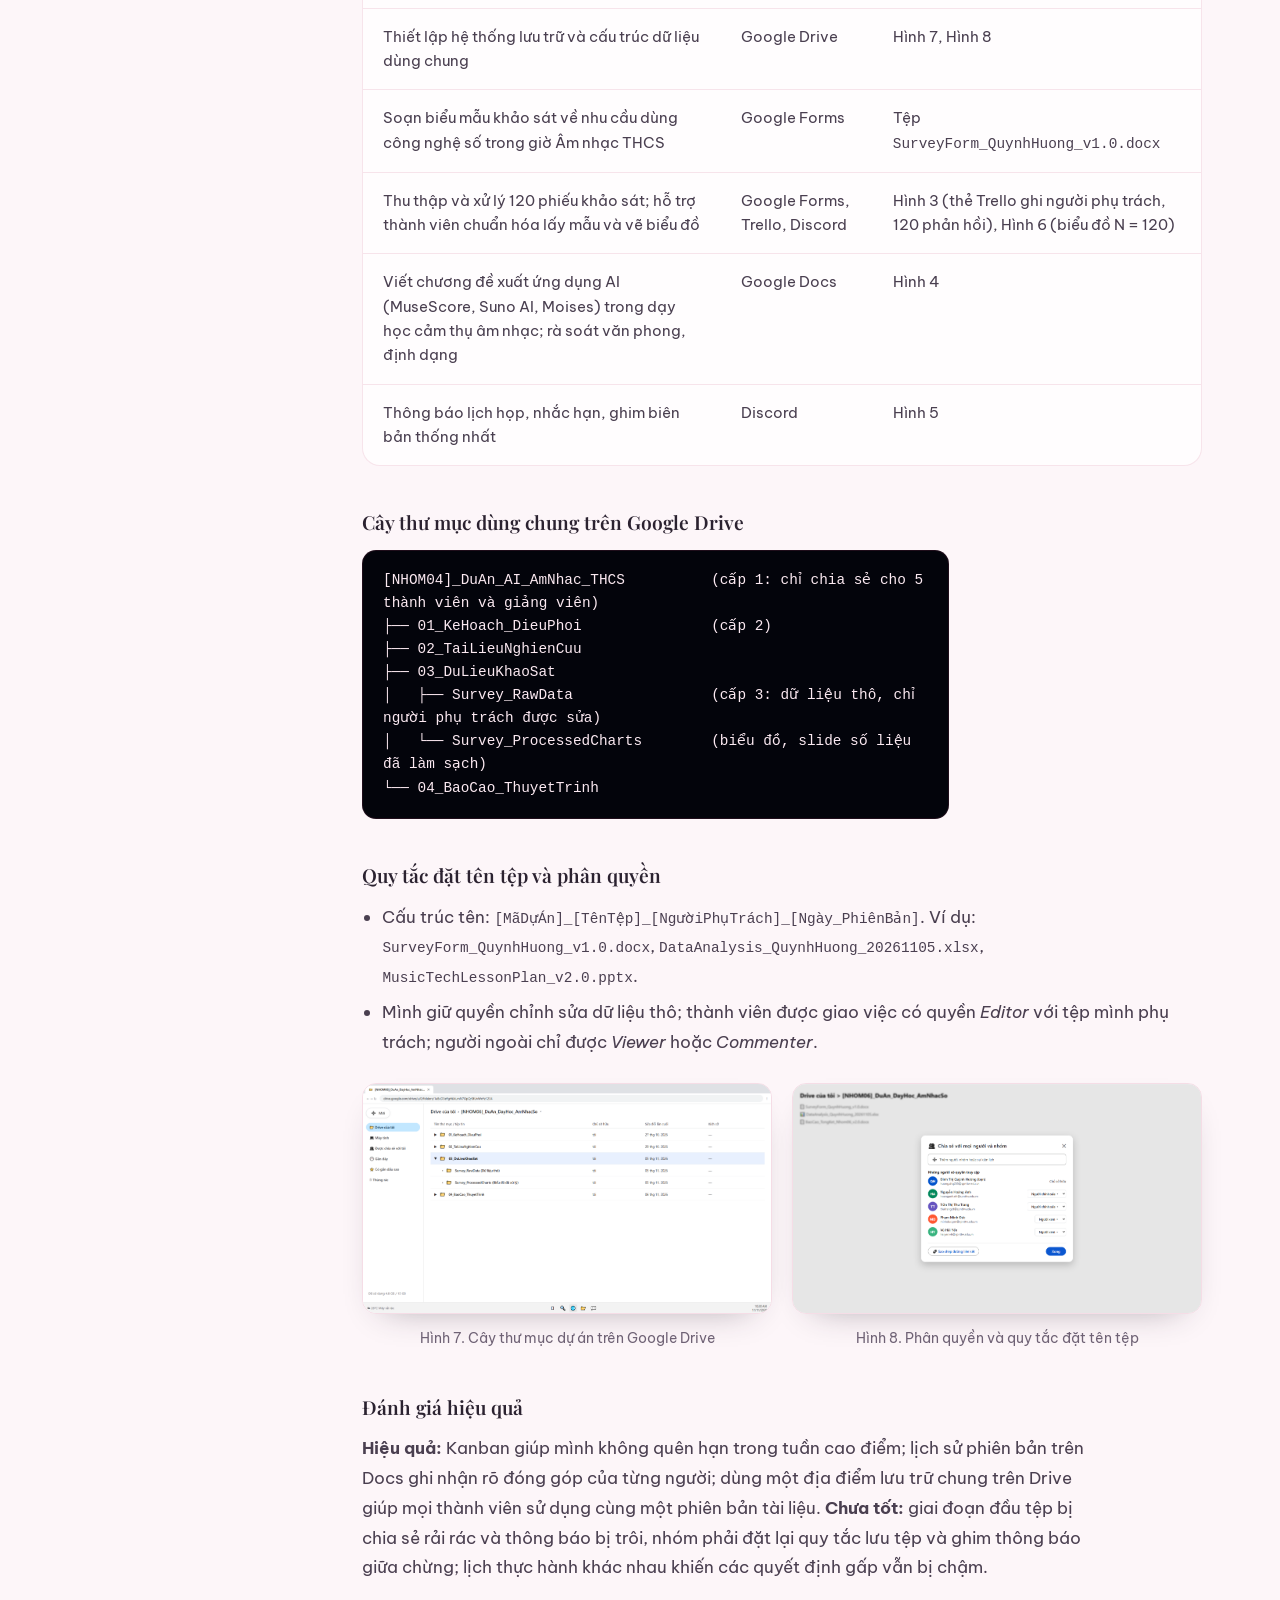
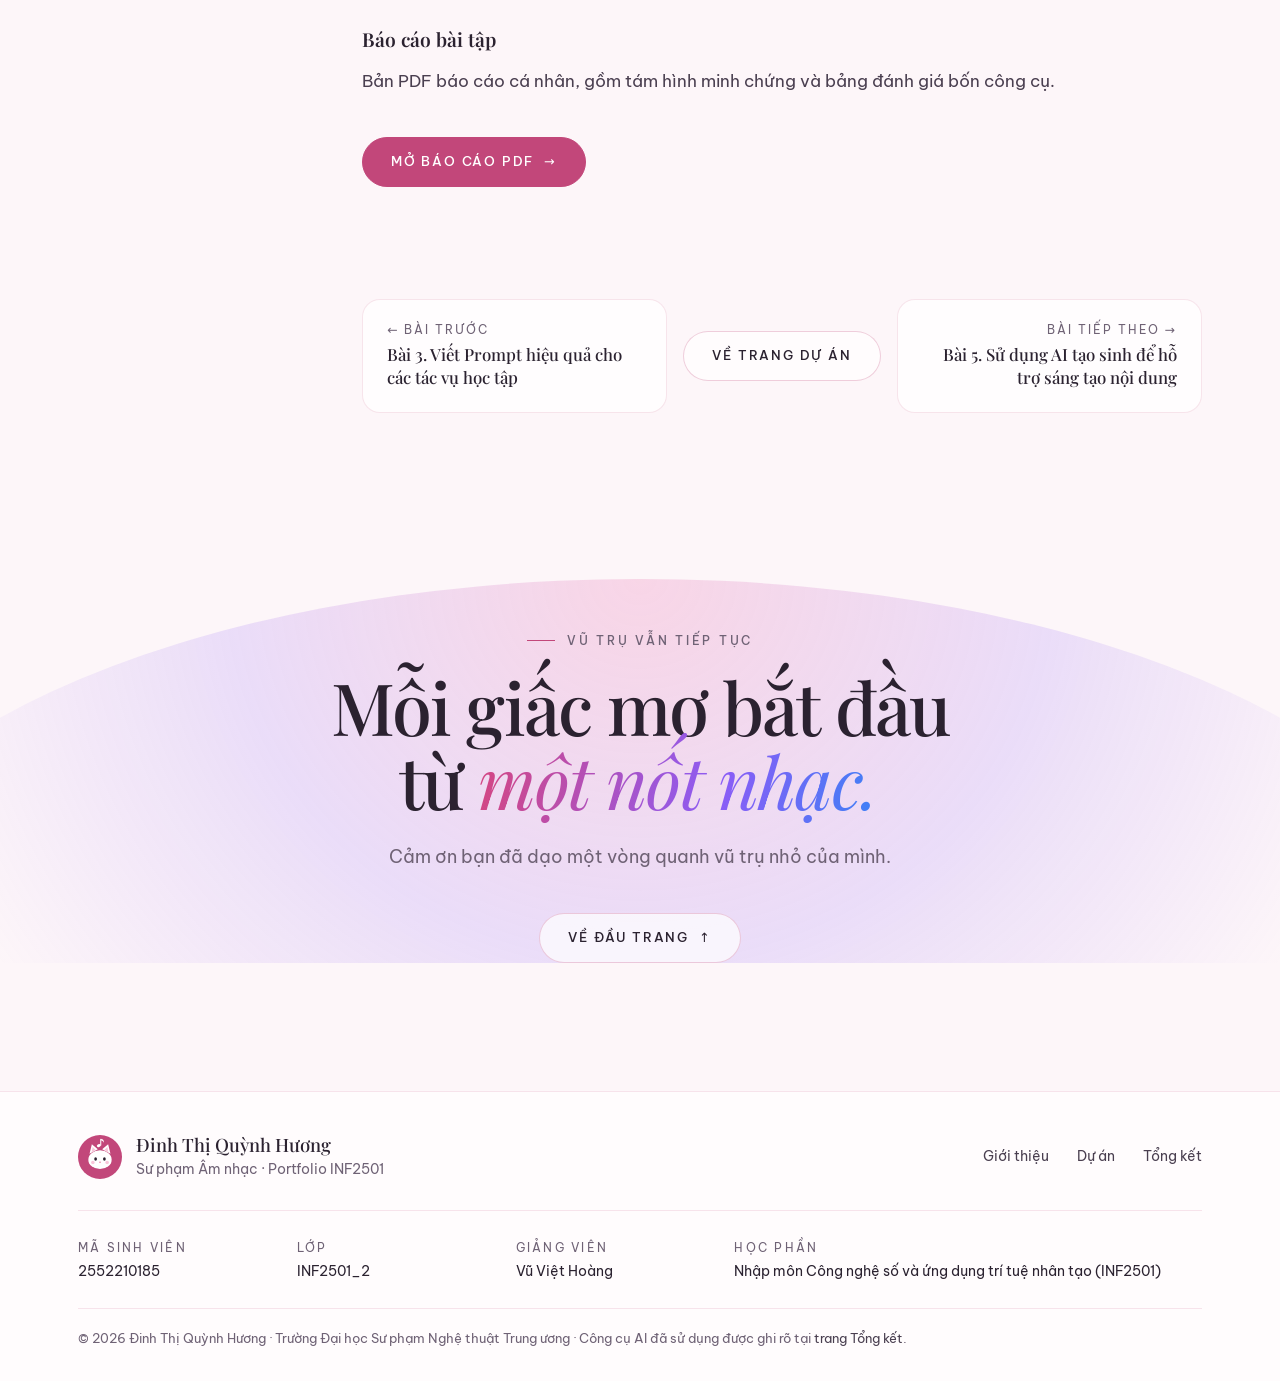
<file: projects/bai-4.html>
<!doctype html>
<html lang="vi">
<head>
  <meta charset="utf-8">
  <meta name="viewport" content="width=device-width, initial-scale=1">
  <title>Bài 4: Sử dụng công cụ hợp tác trực tuyến cho dự án nhóm · Quỳnh Hương</title>
  <meta name="description" content="Bài 4 – Chương 4: Giao tiếp và hợp tác trong môi trường số: Sử dụng công cụ hợp tác trực tuyến cho dự án nhóm. Portfolio học phần INF2501 của Quỳnh Hương.">
  <meta name="theme-color" content="#fdf6f9">
  <meta property="og:type" content="article">
  <meta property="og:locale" content="vi_VN">
  <meta property="og:title" content="Bài 4. Sử dụng công cụ hợp tác trực tuyến cho dự án nhóm · Quỳnh Hương">
  <meta property="og:description" content="Chương 4: Giao tiếp và hợp tác trong môi trường số · Bài tập 3 (mục 4.4). Portfolio học phần INF2501.">
  <meta property="og:url" content="https://quynhhuong-pi.vercel.app/projects/bai-4.html">
  <meta property="og:image" content="https://quynhhuong-pi.vercel.app/assets/img/about/avatar.jpg">
  <meta name="twitter:card" content="summary_large_image">
  <link rel="icon" href="../assets/img/logo.svg" type="image/svg+xml">
  <link rel="preconnect" href="https://fonts.googleapis.com">
  <link rel="preconnect" href="https://fonts.gstatic.com" crossorigin>
  <link href="https://fonts.googleapis.com/css2?family=Be+Vietnam+Pro:wght@400;500;600&family=Playfair+Display:ital,wght@0,400;0,500;0,600;1,400;1,500&display=swap" rel="stylesheet">
  <link rel="stylesheet" href="../assets/css/style.css">
  <script>document.documentElement.classList.add("js");try{if(localStorage.getItem("theme")==="dark")document.documentElement.dataset.theme="dark"}catch(e){}</script>
  <script src="../assets/js/music.js" defer></script>
  <script src="../assets/js/site.js" defer></script>
</head>
<body data-page="bai-4" data-root="../">
<div id="site-header"></div>

<main id="main">
  <header class="doc-hero container">
    <div class="doc-art" data-cst="4" aria-hidden="true"></div>
    <nav class="breadcrumb" aria-label="Vị trí trang"><a href="../projects.html">Dự án</a> / Bài 4</nav>
    <span class="label">Chương 4: Giao tiếp và hợp tác trong môi trường số</span>
    <h1>Bài 4. Sử dụng công cụ hợp tác trực tuyến cho dự án nhóm</h1>
    <p class="lead">Điều phối dự án Nhóm 4 về ứng dụng công nghệ số và AI trong dạy học âm nhạc tại các trường THCS ở Hà Nội, phối hợp qua bốn công cụ Trello, Google Docs, Google Drive và Discord, kèm tám hình minh chứng.</p>
    <div class="meta-row"><span class="chip">Bài tập 3 (mục 4.4)</span><span class="chip">Mục tiêu · Quá trình · Sản phẩm</span></div>
  </header>

  <div class="container doc">
    <aside class="toc" aria-label="Mục lục bài">
      <p>Nội dung</p>
      <ol>
        <li><a href="#muc-tieu"><span class="badge">a</span>Mục tiêu bài tập</a></li>
        <li><a href="#qua-trinh"><span class="badge">b</span>Quá trình thực hiện</a></li>
        <li><a href="#san-pham"><span class="badge">c</span>Sản phẩm cuối cùng</a></li>
      </ol>
    </aside>

    <article>

      <section class="part" id="muc-tieu">
        <h2><span class="badge">a</span>Mục tiêu bài tập</h2>
        <h3>Yêu cầu</h3>
        <p>Dùng công cụ quản lý dự án và hợp tác trực tuyến để tổ chức, phân công và phối hợp công việc nhóm; trình bày minh chứng thực tế về đóng góp cá nhân.</p>
        <h3>Dự án nhóm</h3>
        <p><strong>“Ứng dụng công nghệ số và trí tuệ nhân tạo trong đổi mới phương pháp dạy học âm nhạc tại các trường trung học cơ sở trên địa bàn Hà Nội”</strong>: Nhóm 4, gồm 5 thành viên: Nguyễn Đức Huy, Nguyễn Quốc Huy, Nguyễn Khánh Huyền, Phạm Thị Hường và Đinh Thị Quỳnh Hương.</p>
        <p>Trong nhóm, mình phụ trách theo dõi tiến độ, thiết lập không gian làm việc chung, tạo biểu mẫu khảo sát, tham gia xử lý số liệu và viết đề xuất ứng dụng AI.</p>
        <h3>Kỹ năng được rèn luyện</h3>
        <ul>
      <li>Lập kế hoạch, chia nhỏ công việc và đặt tiêu chí nghiệm thu</li>
      <li>Theo dõi tiến độ trên bảng Kanban</li>
      <li>Soạn thảo cộng tác, góp ý bằng bình luận và chế độ đề xuất</li>
      <li>Tổ chức tệp dùng chung và phân quyền truy cập</li>
      <li>Giao tiếp, giải quyết bất đồng trong môi trường trực tuyến</li>
        </ul>
      </section>

      <section class="part" id="qua-trinh">
        <h2><span class="badge">b</span>Tóm tắt quá trình thực hiện</h2>
        <h3>Các bước thực hiện</h3>
        <ol class="steps">
      <li><strong>Thiết lập không gian làm việc</strong>: tạo bảng Trello, tài liệu Google Docs, thư mục Google Drive và máy chủ Discord cho cả nhóm.
        <figure><a href="../assets/img/bai-4/hinh-01.png"><img src="../assets/img/bai-4/hinh-01.png" alt="Thiết lập tài khoản và không gian làm việc số của nhóm" width="1043" height="586" loading="lazy"></a><figcaption>Hình 1. Thiết lập không gian làm việc của nhóm</figcaption></figure></li>
      <li><strong>Phân công và theo dõi công việc trên Trello</strong>: 5 cột Backlog → To Do → In Progress → Review → Done; mỗi thẻ có người phụ trách, nhãn màu, checklist, hạn chót. Mình lập kế hoạch thứ Hai, rà tiến độ thứ Năm, nghiệm thu thứ Bảy.
        <figure><a href="../assets/img/bai-4/hinh-02.png"><img src="../assets/img/bai-4/hinh-02.png" alt="Bảng Kanban của nhóm trên Trello" width="1043" height="586" loading="lazy"></a><figcaption>Hình 2. Bảng Kanban trên Trello</figcaption></figure></li>
      <li><strong>Thu thập và xử lý dữ liệu</strong>: soạn biểu mẫu Google Forms về nhu cầu dùng công nghệ số trong giờ Âm nhạc ở THCS, xử lý 120 phiếu khảo sát; thẻ Trello và tin nhắn Discord đều dẫn về tệp chính trên Drive.
        <figure><a href="../assets/img/bai-4/hinh-03.png"><img src="../assets/img/bai-4/hinh-03.png" alt="Thẻ công việc khảo sát có mô tả, hạn chót và checklist trên Trello" width="1043" height="586" loading="lazy"></a><figcaption>Hình 3. Thẻ khảo sát và checklist trên Trello</figcaption></figure></li>
      <li><strong>Viết và duyệt báo cáo trên Google Docs</strong>: cùng soạn, góp ý bằng bình luận và chế độ đề xuất; lịch sử phiên bản ghi lại đóng góp vào các ngày 02/11, 04/11, 06/11.
        <figure><a href="../assets/img/bai-4/hinh-04.png"><img src="../assets/img/bai-4/hinh-04.png" alt="Lịch sử phiên bản trên Google Docs" width="1043" height="586" loading="lazy"></a><figcaption>Hình 4. Lịch sử phiên bản trên Google Docs</figcaption></figure></li>
      <li><strong>Trao đổi và chốt phương án trên Discord</strong>: các kênh #thong-bao, #thao-luan-chung, #nhiem-vu-quynh-huong, #hop-online; mình duy trì hơn 12 lượt trao đổi chuyên môn mỗi tuần và ghim nội dung đã thống nhất.
        <div class="compare">
          <figure><a href="../assets/img/bai-4/hinh-05.png"><img src="../assets/img/bai-4/hinh-05.png" alt="Trao đổi tiến độ trong kênh thông báo trên Discord" width="1043" height="586" loading="lazy"></a><figcaption>Hình 5. Trao đổi tiến độ trong kênh thông báo</figcaption></figure>
          <figure><a href="../assets/img/bai-4/hinh-06.png"><img src="../assets/img/bai-4/hinh-06.png" alt="Hỗ trợ thành viên phân tích dữ liệu khảo sát" width="1043" height="586" loading="lazy"></a><figcaption>Hình 6. Hỗ trợ thành viên phân tích dữ liệu</figcaption></figure>
        </div></li>
      <li><strong>Hoàn thiện</strong>: viết phần đề xuất ứng dụng MuseScore, Suno AI, Moises trong dạy học cảm thụ âm nhạc và hoàn thiện báo cáo tổng thể.</li>
        </ol>

        <h3>Công cụ đã sử dụng</h3>
        <div class="table-wrap"><table>
          <thead><tr><th>Công cụ</th><th>Nhóm dùng để làm gì</th><th>Hạn chế và cách xử lý</th></tr></thead>
          <tbody>
            <tr><td>Trello</td><td>Giao việc, theo dõi tiến độ bằng Kanban; thẻ có người phụ trách, nhãn, checklist, hạn chót</td><td>Dễ quá tải thẻ khi dự án dài → lưu trữ (Archive) thẻ đã nghiệm thu, thống nhất nhãn màu</td></tr>
            <tr><td>Google Docs</td><td>5 người cùng viết, bình luận, chế độ đề xuất, xem lịch sử phiên bản</td><td>Dễ lệch định dạng khi dán từ ngoài → thống nhất kiểu tiêu đề, Times New Roman 13 ngay từ đầu</td></tr>
            <tr><td>Google Drive</td><td>Lưu bản làm việc và dữ liệu khảo sát theo cây thư mục 3 cấp; liên kết từ Trello và Discord</td><td>Dung lượng có hạn → dọn tệp trùng lặp, dùng tài khoản sinh viên; phân quyền theo vai trò</td></tr>
            <tr><td>Discord</td><td>Thông báo, thảo luận theo kênh, họp thoại, chia sẻ màn hình</td><td>Tin quan trọng dễ bị trôi → ghim thông báo, ghi biên bản ngắn sau mỗi buổi họp</td></tr>
            <tr><td>Google Forms</td><td>Khảo sát nhu cầu dùng công nghệ số trong giờ Âm nhạc</td><td>Cần chuẩn hóa cách lấy mẫu giữa các thành viên</td></tr>
          </tbody>
        </table></div>

        <div class="callout" id="ai">
          <h3>Ghi nhận sử dụng AI</h3>
          <p>Báo cáo bài này không ghi nhận sử dụng công cụ AI trong quá trình phối hợp nhóm. Suno AI và Moises xuất hiện trong bài là <em>nội dung đề xuất</em> của dự án (công cụ đề nghị dùng trong dạy học), không phải công cụ dùng để làm bài.</p>
        </div>

        <h3>Khó khăn và cách giải quyết</h3>
        <div class="table-wrap"><table>
          <thead><tr><th>Khó khăn gặp phải</th><th>Cách giải quyết</th></tr></thead>
          <tbody>
            <tr><td>Lịch học thực hành nhạc cụ, luyện thanh, hợp xướng của các thành viên khác nhau nên khó họp đông đủ, quyết định bị chậm.</td><td>Làm việc bất đồng bộ qua Trello và Docs: mỗi yêu cầu gắn tên người cần phản hồi và báo hạn trước 24 giờ, mọi người đọc và góp ý giữa các ca tập.</td></tr>
            <tr><td>Tệp (bản phổ MuseScore, âm thanh wav/mp3, slide, biểu mẫu) bị chia sẻ rải rác trên Discord và Drive, dễ thất lạc, thông báo bị loãng.</td><td>Chỉ lưu tài liệu chính thức trên cây thư mục Drive của nhóm; thẻ Trello chỉ gắn liên kết Drive; Discord chỉ dẫn link thư mục, không gửi tệp lẻ.</td></tr>
            <tr><td>Ý kiến biên tập khác nhau, dễ sửa đè lên phần của nhau trên Google Docs.</td><td>Bắt buộc dùng chế độ đề xuất khi sửa phần người khác; họp thoại 30 phút tối thứ Năm trên Discord để thống nhất rồi mình mới chấp nhận thay đổi.</td></tr>
          </tbody>
        </table></div>

        <h3>Bài học rút ra</h3>
        <p>Qua dự án, mình thực hành giao việc có tiêu chí nghiệm thu, chia sẻ tệp theo quyền, thống nhất ý kiến và hoàn thiện nội dung cùng các thành viên. Mình nhận ra rằng sử dụng thành thạo các công cụ chỉ là một phần của quá trình làm việc nhóm. Điều quan trọng hơn là mỗi thành viên cần có trách nhiệm với phần việc của mình, tuân thủ cách làm chung và sẵn sàng trao đổi khi có ý kiến khác nhau. Cách tổ chức này dùng được khi cùng đồng nghiệp soạn giáo án điện tử hoặc xây dựng học liệu âm nhạc.</p>
      </section>

      <section class="part" id="san-pham">
        <h2><span class="badge">c</span>Sản phẩm cuối cùng</h2>
        <p class="muted">Minh chứng tổ chức dự án nhóm: nhiệm vụ cá nhân, cây thư mục dùng chung, quy tắc đặt tên, phân quyền và đánh giá hiệu quả.</p>
    <div><h3>Nhiệm vụ cá nhân của mình</h3></div>
    <div class="table-wrap"><table>
      <thead><tr><th>Nhiệm vụ</th><th>Công cụ</th><th>Kết quả / minh chứng</th></tr></thead>
      <tbody>
        <tr><td>Điều phối tiến độ, cập nhật thẻ ít nhất 3 lần/tuần (thứ Hai, thứ Năm, thứ Bảy)</td><td>Trello</td><td>Hình 2, Hình 3</td></tr>
        <tr><td>Thiết lập hệ thống lưu trữ và cấu trúc dữ liệu dùng chung</td><td>Google Drive</td><td>Hình 7, Hình 8</td></tr>
        <tr><td>Soạn biểu mẫu khảo sát về nhu cầu dùng công nghệ số trong giờ Âm nhạc THCS</td><td>Google Forms</td><td>Tệp <code>SurveyForm_QuynhHuong_v1.0.docx</code></td></tr>
        <tr><td>Thu thập và xử lý 120 phiếu khảo sát; hỗ trợ thành viên chuẩn hóa lấy mẫu và vẽ biểu đồ</td><td>Google Forms, Trello, Discord</td><td>Hình 3 (thẻ Trello ghi người phụ trách, 120 phản hồi), Hình 6 (biểu đồ N = 120)</td></tr>
        <tr><td>Viết chương đề xuất ứng dụng AI (MuseScore, Suno AI, Moises) trong dạy học cảm thụ âm nhạc; rà soát văn phong, định dạng</td><td>Google Docs</td><td>Hình 4</td></tr>
        <tr><td>Thông báo lịch họp, nhắc hạn, ghim biên bản thống nhất</td><td>Discord</td><td>Hình 5</td></tr>
      </tbody>
    </table></div>

    <div><h3>Cây thư mục dùng chung trên Google Drive</h3>
    <pre>[NHOM04]_DuAn_AI_AmNhac_THCS          (cấp 1: chỉ chia sẻ cho 5 thành viên và giảng viên)
├── 01_KeHoach_DieuPhoi               (cấp 2)
├── 02_TaiLieuNghienCuu
├── 03_DuLieuKhaoSat
│   ├── Survey_RawData                (cấp 3: dữ liệu thô, chỉ người phụ trách được sửa)
│   └── Survey_ProcessedCharts        (biểu đồ, slide số liệu đã làm sạch)
└── 04_BaoCao_ThuyetTrinh</pre>
    <h3>Quy tắc đặt tên tệp và phân quyền</h3>
    <ul>
      <li>Cấu trúc tên: <code>[MãDựÁn]_[TênTệp]_[NgườiPhụTrách]_[Ngày_PhiênBản]</code>. Ví dụ: <code>SurveyForm_QuynhHuong_v1.0.docx</code>, <code>DataAnalysis_QuynhHuong_20261105.xlsx</code>, <code>MusicTechLessonPlan_v2.0.pptx</code>.</li>
      <li>Mình giữ quyền chỉnh sửa dữ liệu thô; thành viên được giao việc có quyền <em>Editor</em> với tệp mình phụ trách; người ngoài chỉ được <em>Viewer</em> hoặc <em>Commenter</em>.</li>
    </ul></div>
    <div class="compare">
      <figure><a href="../assets/img/bai-4/hinh-07.png"><img src="../assets/img/bai-4/hinh-07.png" alt="Cây thư mục dự án trên Google Drive" width="1043" height="586" loading="lazy"></a><figcaption>Hình 7. Cây thư mục dự án trên Google Drive</figcaption></figure>
      <figure><a href="../assets/img/bai-4/hinh-08.png"><img src="../assets/img/bai-4/hinh-08.png" alt="Quy tắc đặt tên tệp và thiết lập quyền truy cập" width="1043" height="586" loading="lazy"></a><figcaption>Hình 8. Phân quyền và quy tắc đặt tên tệp</figcaption></figure>
    </div>

    <div><h3>Đánh giá hiệu quả</h3>
    <p><strong>Hiệu quả:</strong> Kanban giúp mình không quên hạn trong tuần cao điểm; lịch sử phiên bản trên Docs ghi nhận rõ đóng góp của từng người; dùng một địa điểm lưu trữ chung trên Drive giúp mọi thành viên sử dụng cùng một phiên bản tài liệu. <strong>Chưa tốt:</strong> giai đoạn đầu tệp bị chia sẻ rải rác và thông báo bị trôi, nhóm phải đặt lại quy tắc lưu tệp và ghim thông báo giữa chừng; lịch thực hành khác nhau khiến các quyết định gấp vẫn bị chậm.</p>
    <h3>Báo cáo bài tập</h3>
    <p>Bản PDF báo cáo cá nhân, gồm tám hình minh chứng và bảng đánh giá bốn công cụ.</p>
    <p class="btn-row"><a class="btn primary" href="../assets/files/bai-4.pdf" target="_blank" rel="noopener">Mở báo cáo PDF <span class="arrow">→</span></a></p></div>
      </section>



      <nav class="pager" id="pager" aria-label="Chuyển bài tập"></nav>
    </article>
  </div>
</main>

<div id="site-footer"></div>
</body>
</html>
</file>
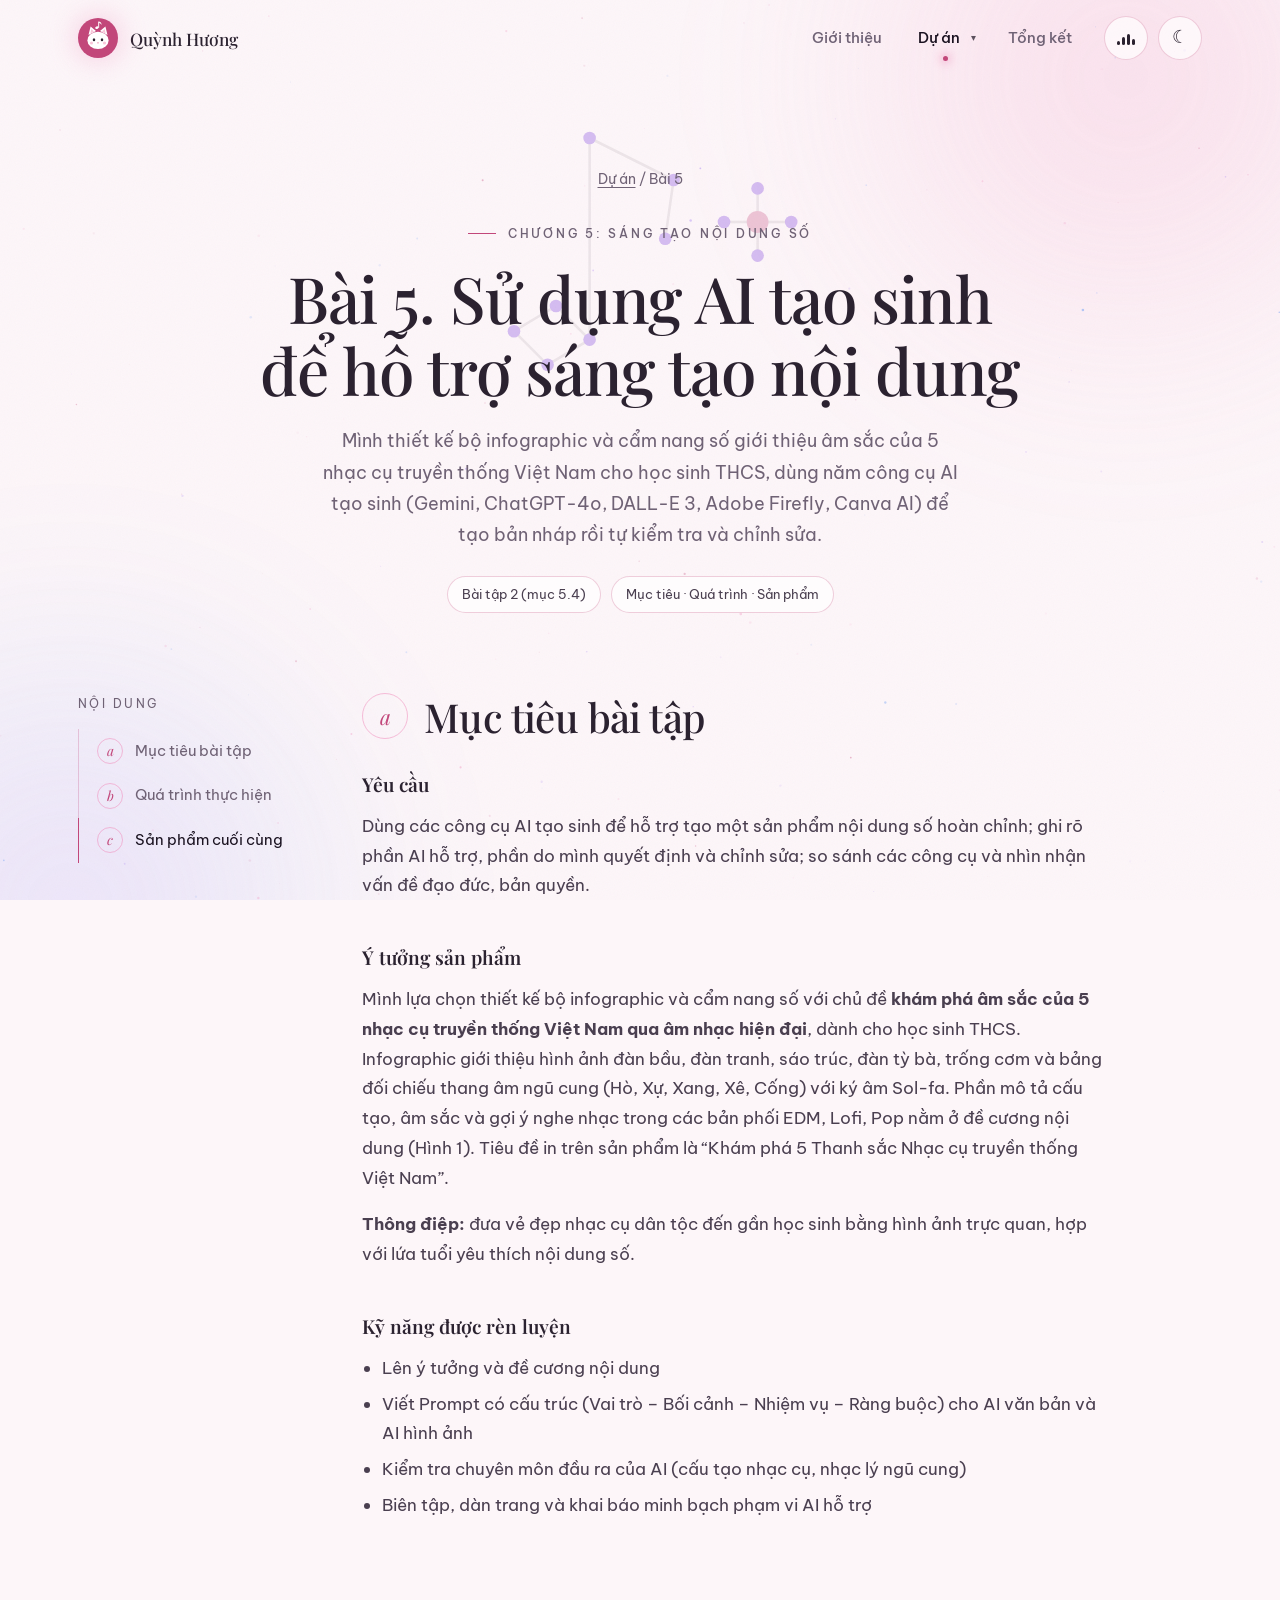
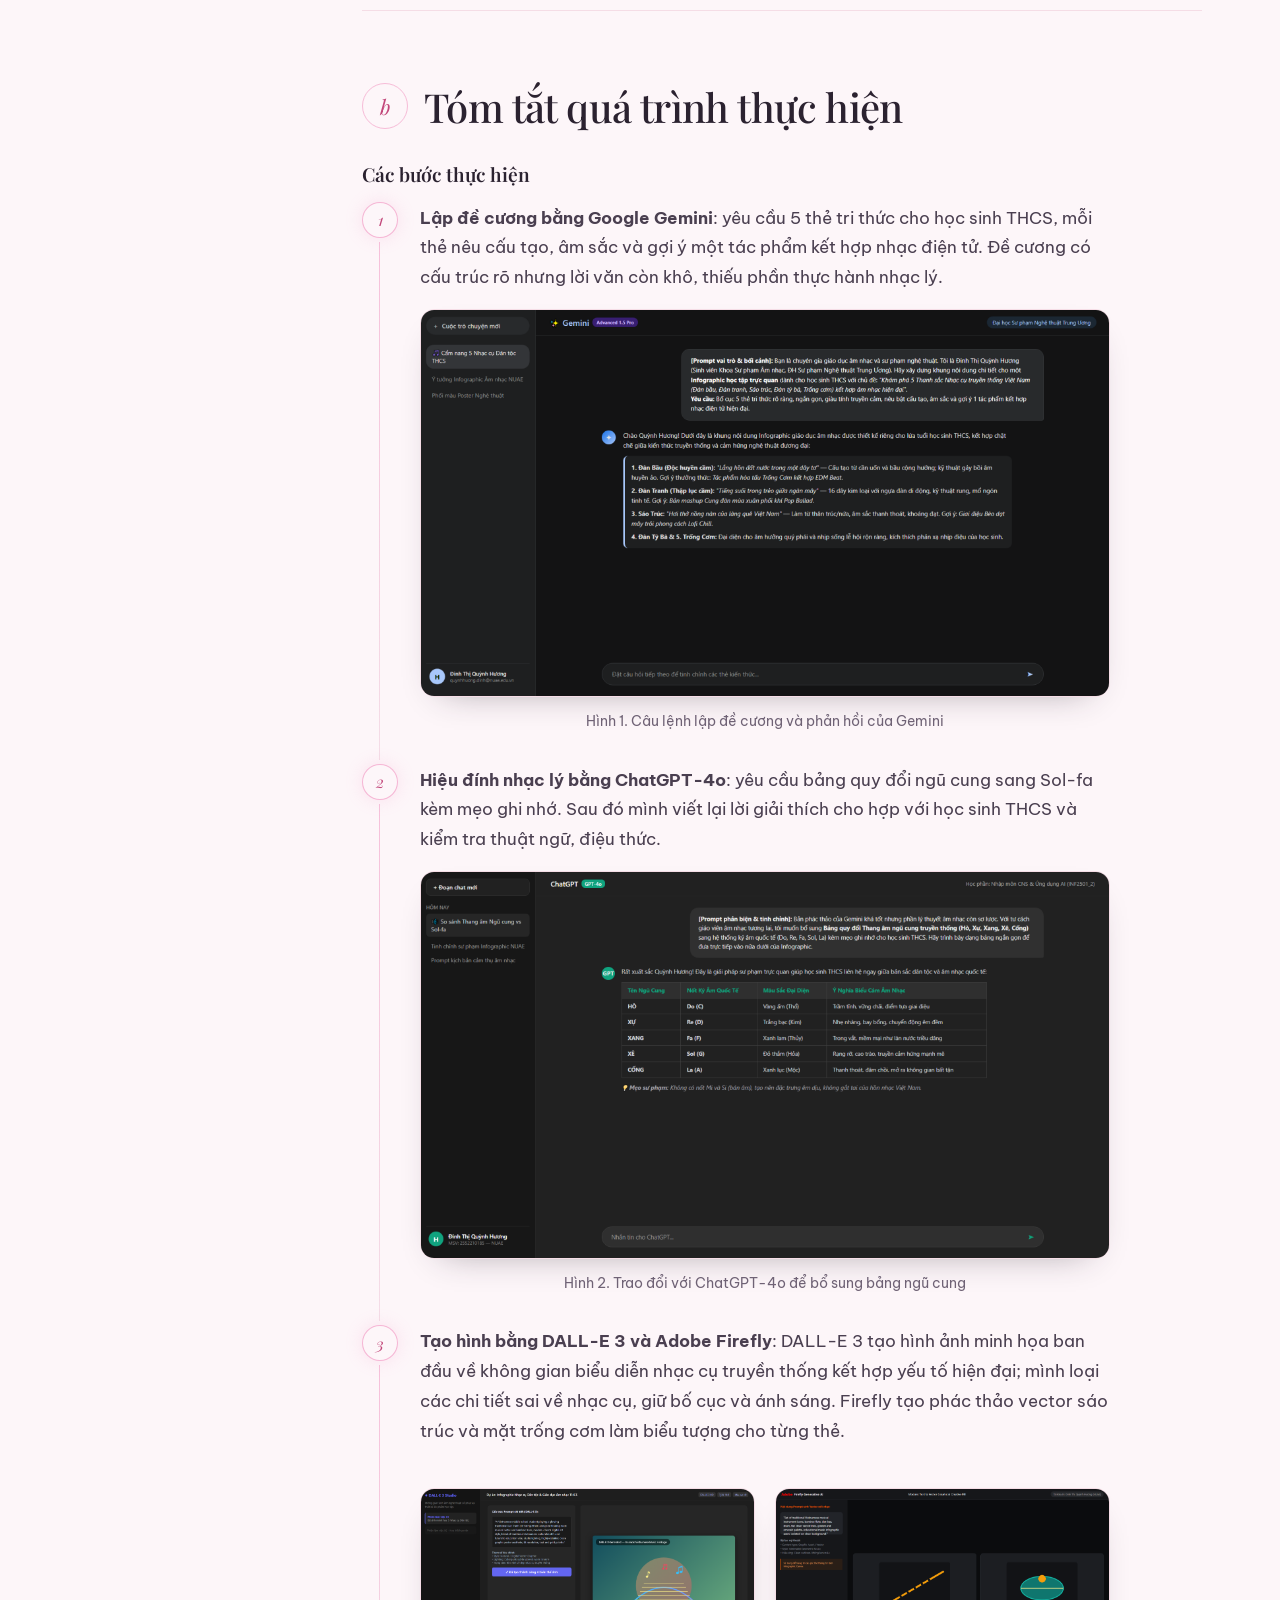
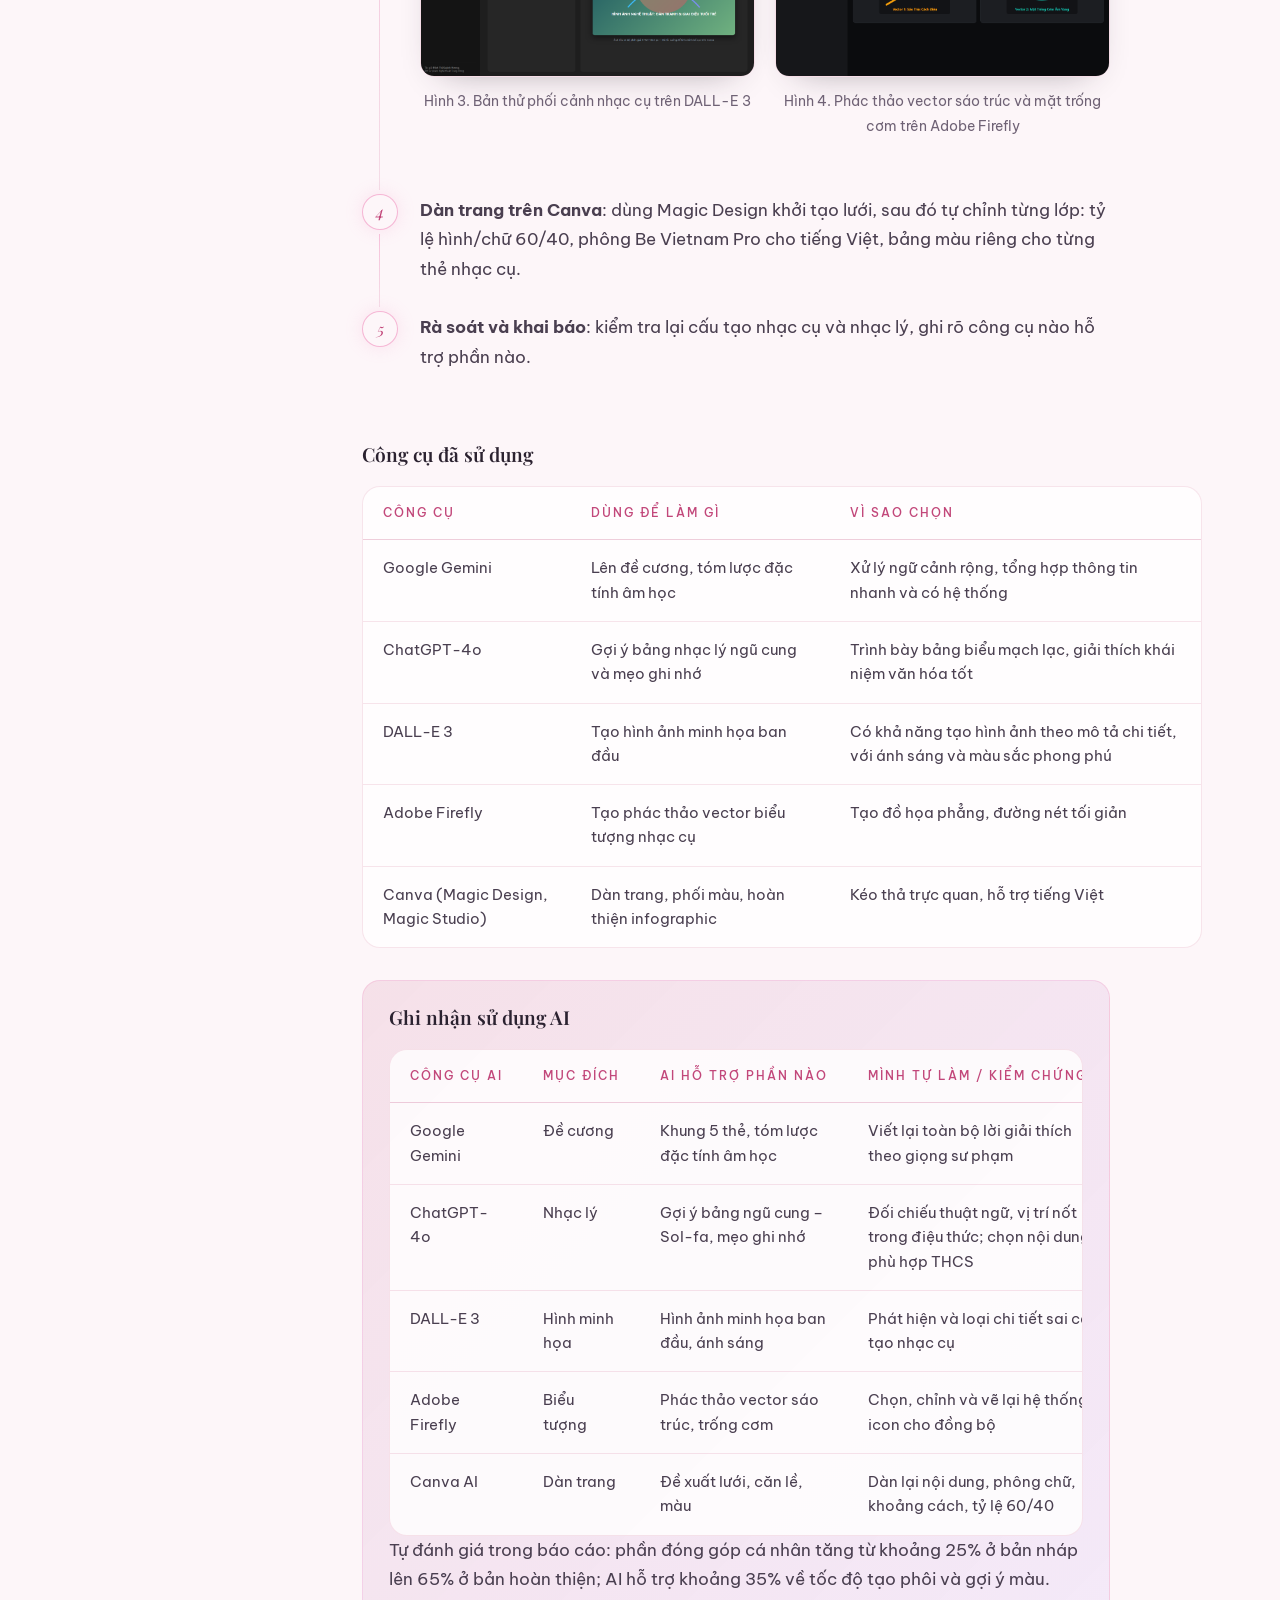
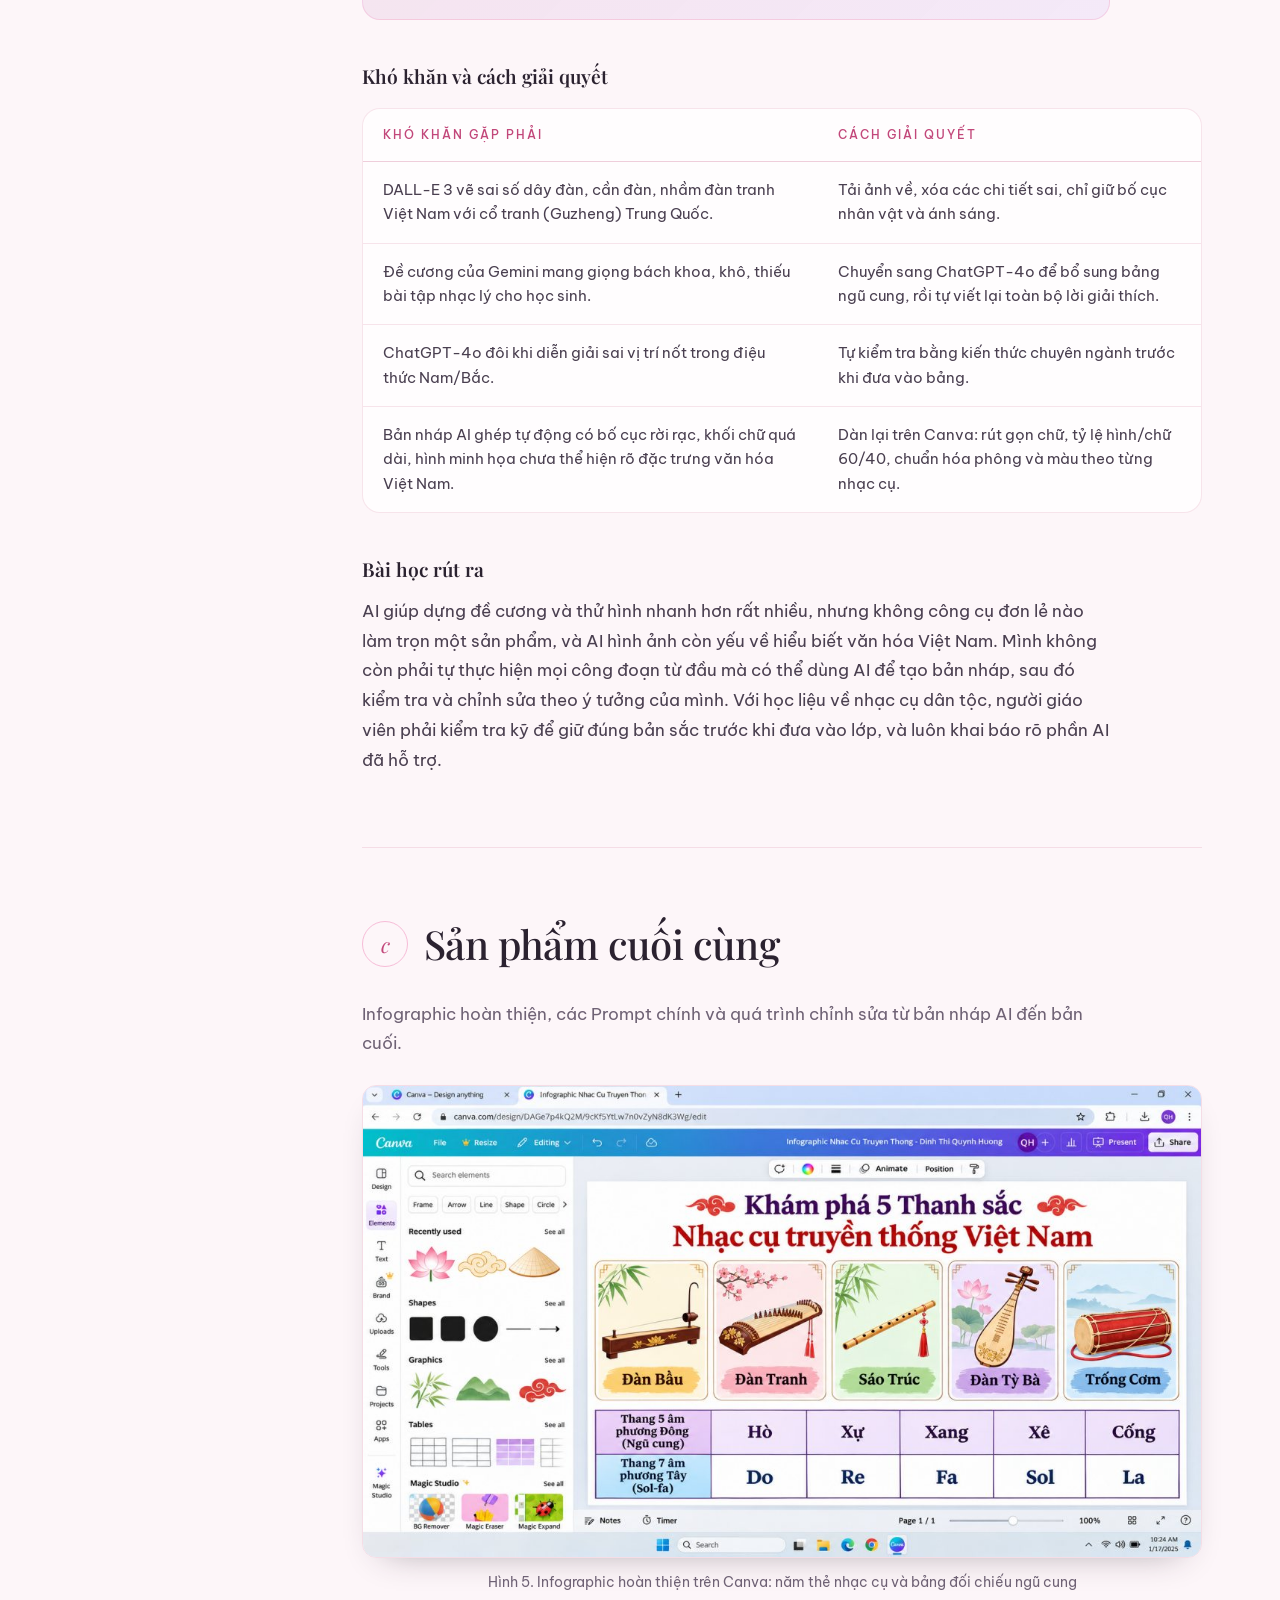
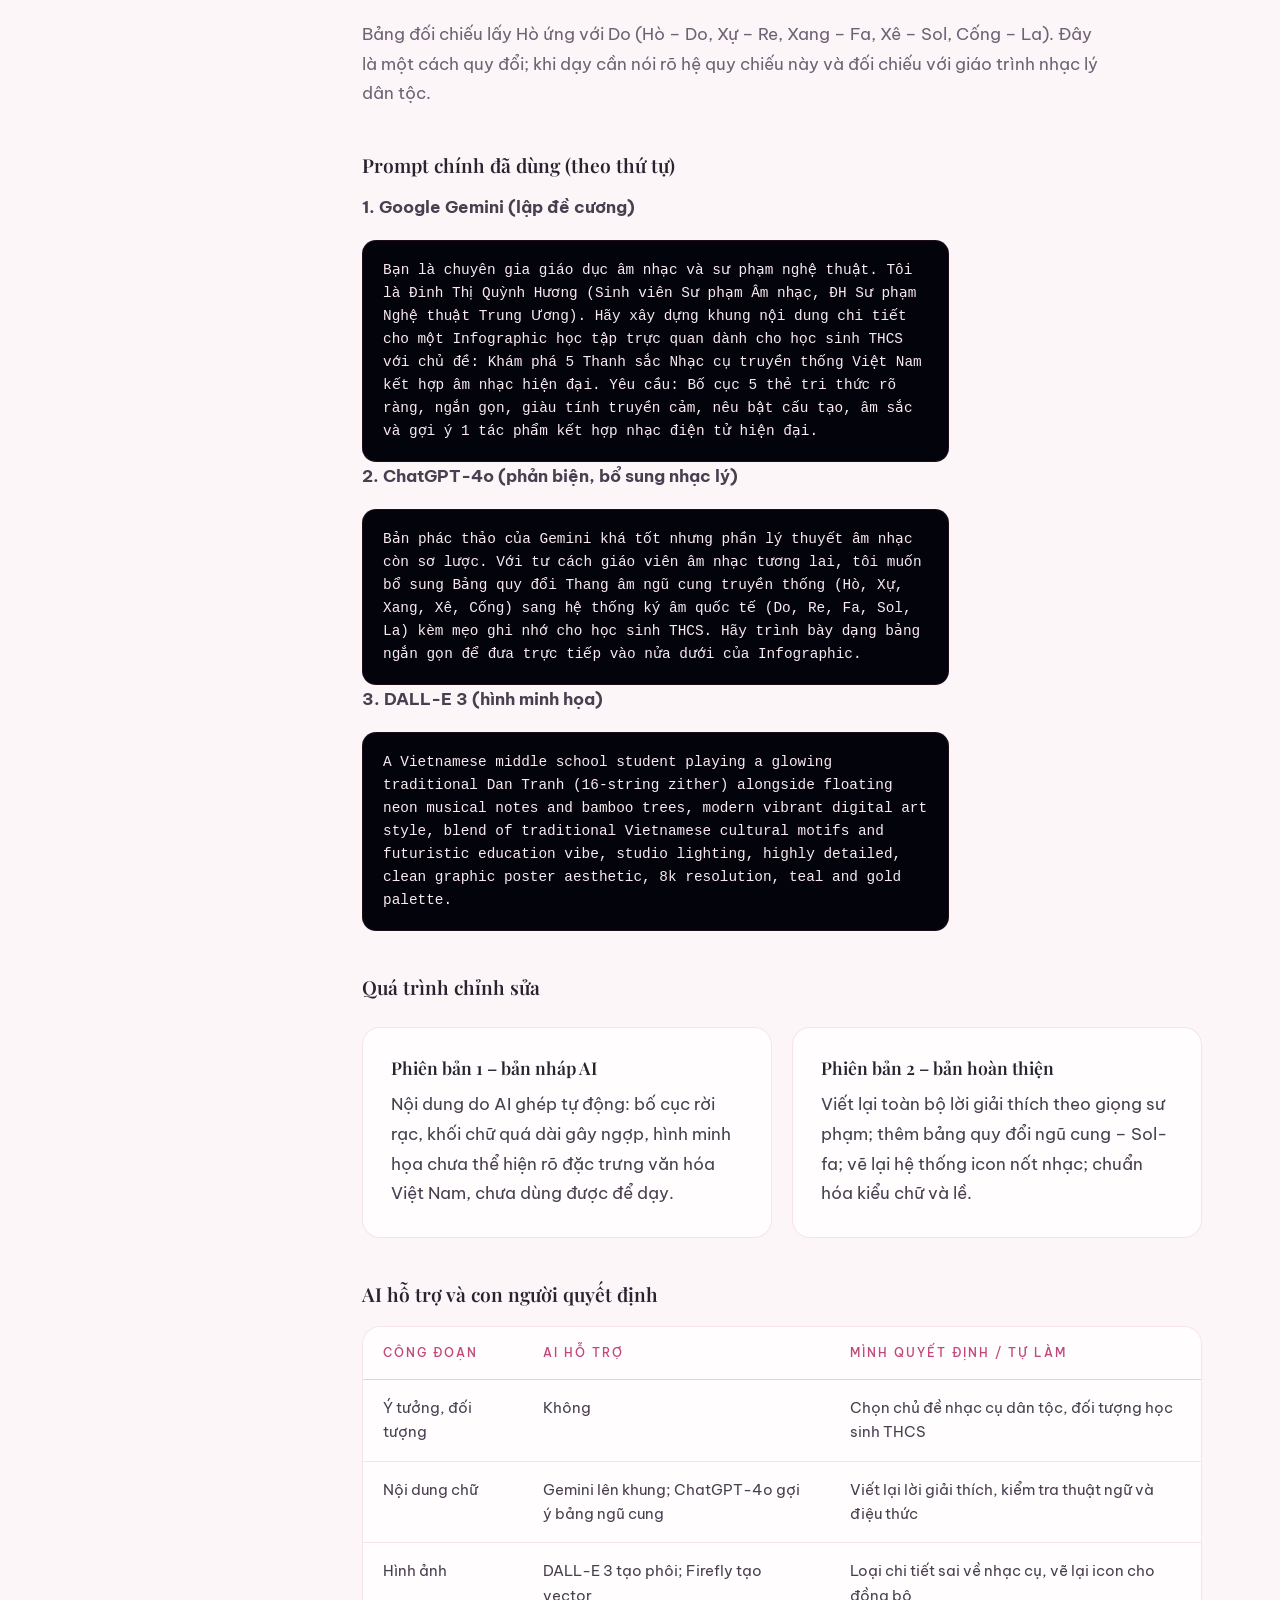
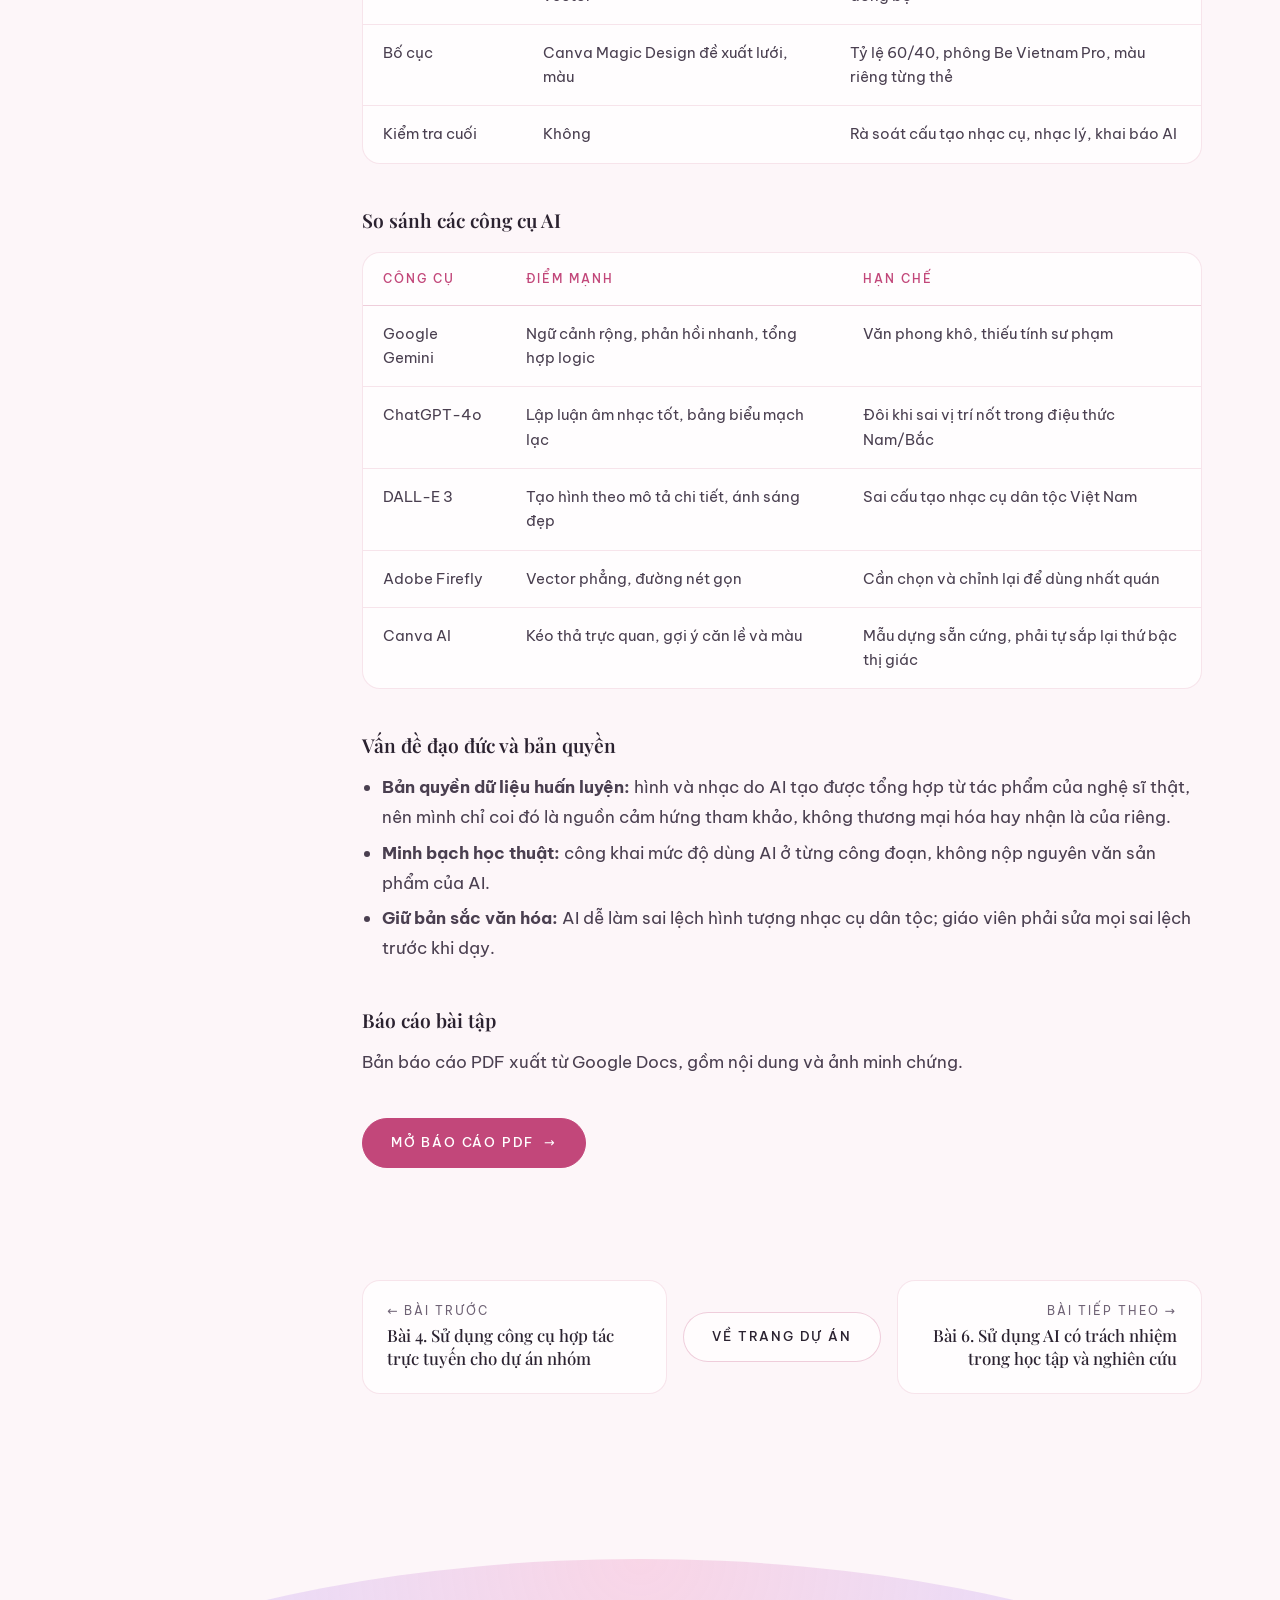
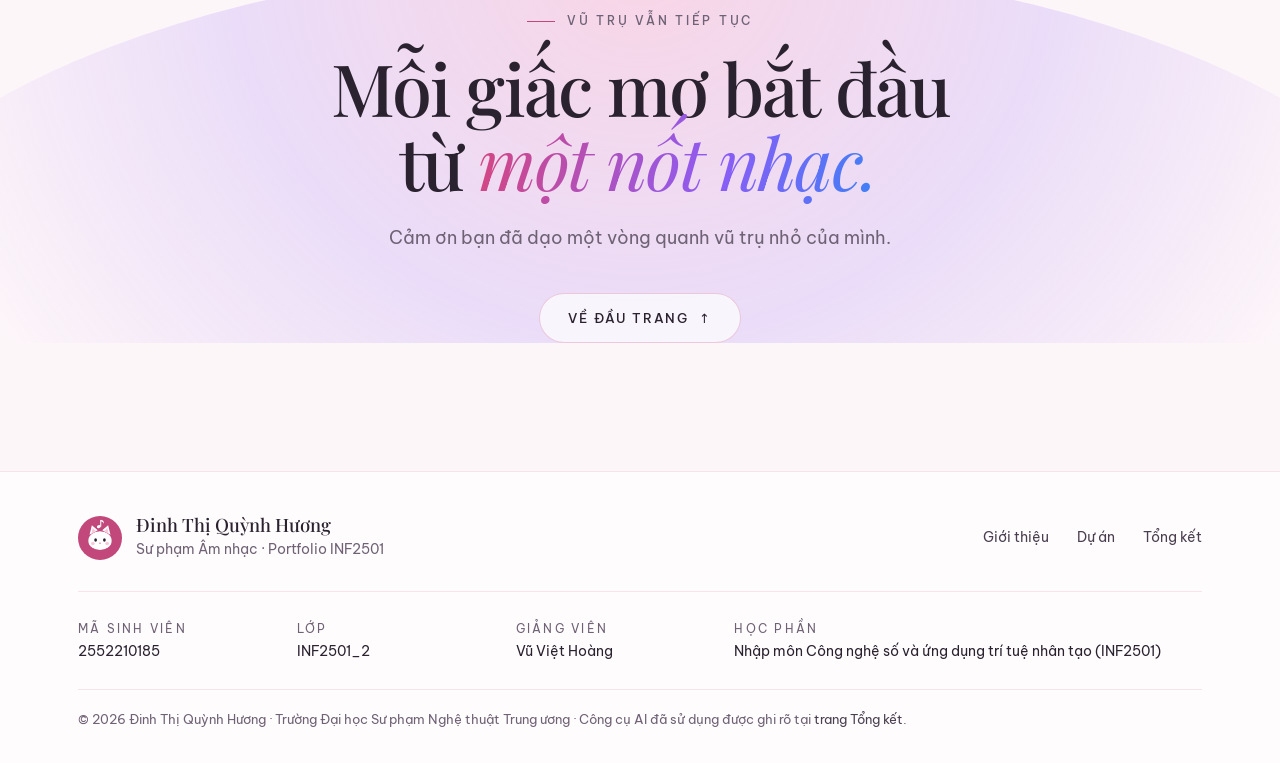
<file: projects/bai-5.html>
<!doctype html>
<html lang="vi">
<head>
  <meta charset="utf-8">
  <meta name="viewport" content="width=device-width, initial-scale=1">
  <title>Bài 5: Sử dụng AI tạo sinh để hỗ trợ sáng tạo nội dung · Quỳnh Hương</title>
  <meta name="description" content="Bài 5 – Chương 5: Sáng tạo nội dung số: Sử dụng AI tạo sinh để hỗ trợ sáng tạo nội dung. Portfolio học phần INF2501 của Quỳnh Hương.">
  <meta name="theme-color" content="#fdf6f9">
  <meta property="og:type" content="article">
  <meta property="og:locale" content="vi_VN">
  <meta property="og:title" content="Bài 5. Sử dụng AI tạo sinh để hỗ trợ sáng tạo nội dung · Quỳnh Hương">
  <meta property="og:description" content="Chương 5: Sáng tạo nội dung số · Bài tập 2 (mục 5.4). Portfolio học phần INF2501.">
  <meta property="og:url" content="https://quynhhuong-pi.vercel.app/projects/bai-5.html">
  <meta property="og:image" content="https://quynhhuong-pi.vercel.app/assets/img/about/avatar.jpg">
  <meta name="twitter:card" content="summary_large_image">
  <link rel="icon" href="../assets/img/logo.svg" type="image/svg+xml">
  <link rel="preconnect" href="https://fonts.googleapis.com">
  <link rel="preconnect" href="https://fonts.gstatic.com" crossorigin>
  <link href="https://fonts.googleapis.com/css2?family=Be+Vietnam+Pro:wght@400;500;600&family=Playfair+Display:ital,wght@0,400;0,500;0,600;1,400;1,500&display=swap" rel="stylesheet">
  <link rel="stylesheet" href="../assets/css/style.css">
  <script>document.documentElement.classList.add("js");try{if(localStorage.getItem("theme")==="dark")document.documentElement.dataset.theme="dark"}catch(e){}</script>
  <script src="../assets/js/music.js" defer></script>
  <script src="../assets/js/site.js" defer></script>
</head>
<body data-page="bai-5" data-root="../">
<div id="site-header"></div>

<main id="main">
  <header class="doc-hero container">
    <div class="doc-art" data-cst="5" aria-hidden="true"></div>
    <nav class="breadcrumb" aria-label="Vị trí trang"><a href="../projects.html">Dự án</a> / Bài 5</nav>
    <span class="label">Chương 5: Sáng tạo nội dung số</span>
    <h1>Bài 5. Sử dụng AI tạo sinh để hỗ trợ sáng tạo nội dung</h1>
    <p class="lead">Mình thiết kế bộ infographic và cẩm nang số giới thiệu âm sắc của 5 nhạc cụ truyền thống Việt Nam cho học sinh THCS, dùng năm công cụ AI tạo sinh (Gemini, ChatGPT-4o, DALL-E 3, Adobe Firefly, Canva AI) để tạo bản nháp rồi tự kiểm tra và chỉnh sửa.</p>
    <div class="meta-row"><span class="chip">Bài tập 2 (mục 5.4)</span><span class="chip">Mục tiêu · Quá trình · Sản phẩm</span></div>
  </header>

  <div class="container doc">
    <aside class="toc" aria-label="Mục lục bài">
      <p>Nội dung</p>
      <ol>
        <li><a href="#muc-tieu"><span class="badge">a</span>Mục tiêu bài tập</a></li>
        <li><a href="#qua-trinh"><span class="badge">b</span>Quá trình thực hiện</a></li>
        <li><a href="#san-pham"><span class="badge">c</span>Sản phẩm cuối cùng</a></li>
      </ol>
    </aside>

    <article>

      <section class="part" id="muc-tieu">
        <h2><span class="badge">a</span>Mục tiêu bài tập</h2>
        <h3>Yêu cầu</h3>
        <p>Dùng các công cụ AI tạo sinh để hỗ trợ tạo một sản phẩm nội dung số hoàn chỉnh; ghi rõ phần AI hỗ trợ, phần do mình quyết định và chỉnh sửa; so sánh các công cụ và nhìn nhận vấn đề đạo đức, bản quyền.</p>
        <h3>Ý tưởng sản phẩm</h3>
        <p>Mình lựa chọn thiết kế bộ infographic và cẩm nang số với chủ đề <strong>khám phá âm sắc của 5 nhạc cụ truyền thống Việt Nam qua âm nhạc hiện đại</strong>, dành cho học sinh THCS. Infographic giới thiệu hình ảnh đàn bầu, đàn tranh, sáo trúc, đàn tỳ bà, trống cơm và bảng đối chiếu thang âm ngũ cung (Hò, Xự, Xang, Xê, Cống) với ký âm Sol-fa. Phần mô tả cấu tạo, âm sắc và gợi ý nghe nhạc trong các bản phối EDM, Lofi, Pop nằm ở đề cương nội dung (Hình 1). Tiêu đề in trên sản phẩm là “Khám phá 5 Thanh sắc Nhạc cụ truyền thống Việt Nam”.</p>
        <p><strong>Thông điệp:</strong> đưa vẻ đẹp nhạc cụ dân tộc đến gần học sinh bằng hình ảnh trực quan, hợp với lứa tuổi yêu thích nội dung số.</p>
        <h3>Kỹ năng được rèn luyện</h3>
        <ul>
      <li>Lên ý tưởng và đề cương nội dung</li>
      <li>Viết Prompt có cấu trúc (Vai trò – Bối cảnh – Nhiệm vụ – Ràng buộc) cho AI văn bản và AI hình ảnh</li>
      <li>Kiểm tra chuyên môn đầu ra của AI (cấu tạo nhạc cụ, nhạc lý ngũ cung)</li>
      <li>Biên tập, dàn trang và khai báo minh bạch phạm vi AI hỗ trợ</li>
        </ul>
      </section>

      <section class="part" id="qua-trinh">
        <h2><span class="badge">b</span>Tóm tắt quá trình thực hiện</h2>
        <h3>Các bước thực hiện</h3>
        <ol class="steps">
      <li><strong>Lập đề cương bằng Google Gemini</strong>: yêu cầu 5 thẻ tri thức cho học sinh THCS, mỗi thẻ nêu cấu tạo, âm sắc và gợi ý một tác phẩm kết hợp nhạc điện tử. Đề cương có cấu trúc rõ nhưng lời văn còn khô, thiếu phần thực hành nhạc lý.
        <figure><a href="../assets/img/bai-5/hinh-01.png"><img src="../assets/img/bai-5/hinh-01.png" alt="Câu lệnh lập đề cương và phản hồi của Gemini" width="1043" height="586" loading="lazy"></a><figcaption>Hình 1. Câu lệnh lập đề cương và phản hồi của Gemini</figcaption></figure></li>
      <li><strong>Hiệu đính nhạc lý bằng ChatGPT-4o</strong>: yêu cầu bảng quy đổi ngũ cung sang Sol-fa kèm mẹo ghi nhớ. Sau đó mình viết lại lời giải thích cho hợp với học sinh THCS và kiểm tra thuật ngữ, điệu thức.
        <figure><a href="../assets/img/bai-5/hinh-02.png"><img src="../assets/img/bai-5/hinh-02.png" alt="Trao đổi với ChatGPT-4o để bổ sung bảng ngũ cung" width="1043" height="586" loading="lazy"></a><figcaption>Hình 2. Trao đổi với ChatGPT-4o để bổ sung bảng ngũ cung</figcaption></figure></li>
      <li><strong>Tạo hình bằng DALL-E 3 và Adobe Firefly</strong>: DALL-E 3 tạo hình ảnh minh họa ban đầu về không gian biểu diễn nhạc cụ truyền thống kết hợp yếu tố hiện đại; mình loại các chi tiết sai về nhạc cụ, giữ bố cục và ánh sáng. Firefly tạo phác thảo vector sáo trúc và mặt trống cơm làm biểu tượng cho từng thẻ.
        <div class="compare">
          <figure><a href="../assets/img/bai-5/hinh-03.png"><img src="../assets/img/bai-5/hinh-03.png" alt="Bản thử phối cảnh nhạc cụ do DALL-E 3 tạo" width="1043" height="586" loading="lazy"></a><figcaption>Hình 3. Bản thử phối cảnh nhạc cụ trên DALL-E 3</figcaption></figure>
          <figure><a href="../assets/img/bai-5/hinh-04.png"><img src="../assets/img/bai-5/hinh-04.png" alt="Phác thảo vector sáo trúc và mặt trống cơm trên Adobe Firefly" width="1043" height="586" loading="lazy"></a><figcaption>Hình 4. Phác thảo vector sáo trúc và mặt trống cơm trên Adobe Firefly</figcaption></figure>
        </div></li>
      <li><strong>Dàn trang trên Canva</strong>: dùng Magic Design khởi tạo lưới, sau đó tự chỉnh từng lớp: tỷ lệ hình/chữ 60/40, phông Be Vietnam Pro cho tiếng Việt, bảng màu riêng cho từng thẻ nhạc cụ.</li>
      <li><strong>Rà soát và khai báo</strong>: kiểm tra lại cấu tạo nhạc cụ và nhạc lý, ghi rõ công cụ nào hỗ trợ phần nào.</li>
        </ol>

        <h3>Công cụ đã sử dụng</h3>
        <div class="table-wrap"><table>
          <thead><tr><th>Công cụ</th><th>Dùng để làm gì</th><th>Vì sao chọn</th></tr></thead>
          <tbody>
            <tr><td>Google Gemini</td><td>Lên đề cương, tóm lược đặc tính âm học</td><td>Xử lý ngữ cảnh rộng, tổng hợp thông tin nhanh và có hệ thống</td></tr>
            <tr><td>ChatGPT-4o</td><td>Gợi ý bảng nhạc lý ngũ cung và mẹo ghi nhớ</td><td>Trình bày bảng biểu mạch lạc, giải thích khái niệm văn hóa tốt</td></tr>
            <tr><td>DALL-E 3</td><td>Tạo hình ảnh minh họa ban đầu</td><td>Có khả năng tạo hình ảnh theo mô tả chi tiết, với ánh sáng và màu sắc phong phú</td></tr>
            <tr><td>Adobe Firefly</td><td>Tạo phác thảo vector biểu tượng nhạc cụ</td><td>Tạo đồ họa phẳng, đường nét tối giản</td></tr>
            <tr><td>Canva (Magic Design, Magic Studio)</td><td>Dàn trang, phối màu, hoàn thiện infographic</td><td>Kéo thả trực quan, hỗ trợ tiếng Việt</td></tr>
          </tbody>
        </table></div>

        <div class="callout" id="ai">
          <h3>Ghi nhận sử dụng AI</h3>
          <div class="table-wrap"><table>
            <thead><tr><th>Công cụ AI</th><th>Mục đích</th><th>AI hỗ trợ phần nào</th><th>Mình tự làm / kiểm chứng gì</th></tr></thead>
            <tbody>
              <tr><td>Google Gemini</td><td>Đề cương</td><td>Khung 5 thẻ, tóm lược đặc tính âm học</td><td>Viết lại toàn bộ lời giải thích theo giọng sư phạm</td></tr>
              <tr><td>ChatGPT-4o</td><td>Nhạc lý</td><td>Gợi ý bảng ngũ cung – Sol-fa, mẹo ghi nhớ</td><td>Đối chiếu thuật ngữ, vị trí nốt trong điệu thức; chọn nội dung phù hợp THCS</td></tr>
              <tr><td>DALL-E 3</td><td>Hình minh họa</td><td>Hình ảnh minh họa ban đầu, ánh sáng</td><td>Phát hiện và loại chi tiết sai cấu tạo nhạc cụ</td></tr>
              <tr><td>Adobe Firefly</td><td>Biểu tượng</td><td>Phác thảo vector sáo trúc, trống cơm</td><td>Chọn, chỉnh và vẽ lại hệ thống icon cho đồng bộ</td></tr>
              <tr><td>Canva AI</td><td>Dàn trang</td><td>Đề xuất lưới, căn lề, màu</td><td>Dàn lại nội dung, phông chữ, khoảng cách, tỷ lệ 60/40</td></tr>
            </tbody>
          </table></div>
          <p>Tự đánh giá trong báo cáo: phần đóng góp cá nhân tăng từ khoảng 25% ở bản nháp lên 65% ở bản hoàn thiện; AI hỗ trợ khoảng 35% về tốc độ tạo phôi và gợi ý màu.</p>
        </div>

        <h3>Khó khăn và cách giải quyết</h3>
        <div class="table-wrap"><table>
          <thead><tr><th>Khó khăn gặp phải</th><th>Cách giải quyết</th></tr></thead>
          <tbody>
            <tr><td>DALL-E 3 vẽ sai số dây đàn, cần đàn, nhầm đàn tranh Việt Nam với cổ tranh (Guzheng) Trung Quốc.</td><td>Tải ảnh về, xóa các chi tiết sai, chỉ giữ bố cục nhân vật và ánh sáng.</td></tr>
            <tr><td>Đề cương của Gemini mang giọng bách khoa, khô, thiếu bài tập nhạc lý cho học sinh.</td><td>Chuyển sang ChatGPT-4o để bổ sung bảng ngũ cung, rồi tự viết lại toàn bộ lời giải thích.</td></tr>
            <tr><td>ChatGPT-4o đôi khi diễn giải sai vị trí nốt trong điệu thức Nam/Bắc.</td><td>Tự kiểm tra bằng kiến thức chuyên ngành trước khi đưa vào bảng.</td></tr>
            <tr><td>Bản nháp AI ghép tự động có bố cục rời rạc, khối chữ quá dài, hình minh họa chưa thể hiện rõ đặc trưng văn hóa Việt Nam.</td><td>Dàn lại trên Canva: rút gọn chữ, tỷ lệ hình/chữ 60/40, chuẩn hóa phông và màu theo từng nhạc cụ.</td></tr>
          </tbody>
        </table></div>

        <h3>Bài học rút ra</h3>
        <p>AI giúp dựng đề cương và thử hình nhanh hơn rất nhiều, nhưng không công cụ đơn lẻ nào làm trọn một sản phẩm, và AI hình ảnh còn yếu về hiểu biết văn hóa Việt Nam. Mình không còn phải tự thực hiện mọi công đoạn từ đầu mà có thể dùng AI để tạo bản nháp, sau đó kiểm tra và chỉnh sửa theo ý tưởng của mình. Với học liệu về nhạc cụ dân tộc, người giáo viên phải kiểm tra kỹ để giữ đúng bản sắc trước khi đưa vào lớp, và luôn khai báo rõ phần AI đã hỗ trợ.</p>
      </section>

      <section class="part" id="san-pham">
        <h2><span class="badge">c</span>Sản phẩm cuối cùng</h2>
        <p class="muted">Infographic hoàn thiện, các Prompt chính và quá trình chỉnh sửa từ bản nháp AI đến bản cuối.</p>
    <figure><a href="../assets/img/bai-5/hinh-05.jpg"><img src="../assets/img/bai-5/hinh-05.jpg" alt="Infographic Khám phá 5 Thanh sắc Nhạc cụ truyền thống Việt Nam với năm thẻ nhạc cụ và bảng đối chiếu ngũ cung" width="1123" height="631" loading="lazy"></a><figcaption>Hình 5. Infographic hoàn thiện trên Canva: năm thẻ nhạc cụ và bảng đối chiếu ngũ cung</figcaption></figure>
    <p class="muted">Bảng đối chiếu lấy Hò ứng với Do (Hò – Do, Xự – Re, Xang – Fa, Xê – Sol, Cống – La). Đây là một cách quy đổi; khi dạy cần nói rõ hệ quy chiếu này và đối chiếu với giáo trình nhạc lý dân tộc.</p>

    <div><h3>Prompt chính đã dùng (theo thứ tự)</h3>
    <p><strong>1. Google Gemini (lập đề cương)</strong></p>
    <pre>Bạn là chuyên gia giáo dục âm nhạc và sư phạm nghệ thuật. Tôi là Đinh Thị Quỳnh Hương (Sinh viên Sư phạm Âm nhạc, ĐH Sư phạm Nghệ thuật Trung Ương). Hãy xây dựng khung nội dung chi tiết cho một Infographic học tập trực quan dành cho học sinh THCS với chủ đề: Khám phá 5 Thanh sắc Nhạc cụ truyền thống Việt Nam kết hợp âm nhạc hiện đại. Yêu cầu: Bố cục 5 thẻ tri thức rõ ràng, ngắn gọn, giàu tính truyền cảm, nêu bật cấu tạo, âm sắc và gợi ý 1 tác phẩm kết hợp nhạc điện tử hiện đại.</pre>
    <p><strong>2. ChatGPT-4o (phản biện, bổ sung nhạc lý)</strong></p>
    <pre>Bản phác thảo của Gemini khá tốt nhưng phần lý thuyết âm nhạc còn sơ lược. Với tư cách giáo viên âm nhạc tương lai, tôi muốn bổ sung Bảng quy đổi Thang âm ngũ cung truyền thống (Hò, Xự, Xang, Xê, Cống) sang hệ thống ký âm quốc tế (Do, Re, Fa, Sol, La) kèm mẹo ghi nhớ cho học sinh THCS. Hãy trình bày dạng bảng ngắn gọn để đưa trực tiếp vào nửa dưới của Infographic.</pre>
    <p><strong>3. DALL-E 3 (hình minh họa)</strong></p>
    <pre>A Vietnamese middle school student playing a glowing traditional Dan Tranh (16-string zither) alongside floating neon musical notes and bamboo trees, modern vibrant digital art style, blend of traditional Vietnamese cultural motifs and futuristic education vibe, studio lighting, highly detailed, clean graphic poster aesthetic, 8k resolution, teal and gold palette.</pre>
    <h3>Quá trình chỉnh sửa</h3></div>
    <div class="compare">
      <div class="card"><h3>Phiên bản 1 – bản nháp AI</h3><p>Nội dung do AI ghép tự động: bố cục rời rạc, khối chữ quá dài gây ngợp, hình minh họa chưa thể hiện rõ đặc trưng văn hóa Việt Nam, chưa dùng được để dạy.</p></div>
      <div class="card"><h3>Phiên bản 2 – bản hoàn thiện</h3><p>Viết lại toàn bộ lời giải thích theo giọng sư phạm; thêm bảng quy đổi ngũ cung – Sol-fa; vẽ lại hệ thống icon nốt nhạc; chuẩn hóa kiểu chữ và lề.</p></div>
    </div>

    <div><h3>AI hỗ trợ và con người quyết định</h3></div>
    <div class="table-wrap"><table>
      <thead><tr><th>Công đoạn</th><th>AI hỗ trợ</th><th>Mình quyết định / tự làm</th></tr></thead>
      <tbody>
        <tr><td>Ý tưởng, đối tượng</td><td>Không</td><td>Chọn chủ đề nhạc cụ dân tộc, đối tượng học sinh THCS</td></tr>
        <tr><td>Nội dung chữ</td><td>Gemini lên khung; ChatGPT-4o gợi ý bảng ngũ cung</td><td>Viết lại lời giải thích, kiểm tra thuật ngữ và điệu thức</td></tr>
        <tr><td>Hình ảnh</td><td>DALL-E 3 tạo phôi; Firefly tạo vector</td><td>Loại chi tiết sai về nhạc cụ, vẽ lại icon cho đồng bộ</td></tr>
        <tr><td>Bố cục</td><td>Canva Magic Design đề xuất lưới, màu</td><td>Tỷ lệ 60/40, phông Be Vietnam Pro, màu riêng từng thẻ</td></tr>
        <tr><td>Kiểm tra cuối</td><td>Không</td><td>Rà soát cấu tạo nhạc cụ, nhạc lý, khai báo AI</td></tr>
      </tbody>
    </table></div>

    <div><h3>So sánh các công cụ AI</h3></div>
    <div class="table-wrap"><table>
      <thead><tr><th>Công cụ</th><th>Điểm mạnh</th><th>Hạn chế</th></tr></thead>
      <tbody>
        <tr><td>Google Gemini</td><td>Ngữ cảnh rộng, phản hồi nhanh, tổng hợp logic</td><td>Văn phong khô, thiếu tính sư phạm</td></tr>
        <tr><td>ChatGPT-4o</td><td>Lập luận âm nhạc tốt, bảng biểu mạch lạc</td><td>Đôi khi sai vị trí nốt trong điệu thức Nam/Bắc</td></tr>
        <tr><td>DALL-E 3</td><td>Tạo hình theo mô tả chi tiết, ánh sáng đẹp</td><td>Sai cấu tạo nhạc cụ dân tộc Việt Nam</td></tr>
        <tr><td>Adobe Firefly</td><td>Vector phẳng, đường nét gọn</td><td>Cần chọn và chỉnh lại để dùng nhất quán</td></tr>
        <tr><td>Canva AI</td><td>Kéo thả trực quan, gợi ý căn lề và màu</td><td>Mẫu dựng sẵn cứng, phải tự sắp lại thứ bậc thị giác</td></tr>
      </tbody>
    </table></div>

    <div><h3>Vấn đề đạo đức và bản quyền</h3>
    <ul>
      <li><strong>Bản quyền dữ liệu huấn luyện:</strong> hình và nhạc do AI tạo được tổng hợp từ tác phẩm của nghệ sĩ thật, nên mình chỉ coi đó là nguồn cảm hứng tham khảo, không thương mại hóa hay nhận là của riêng.</li>
      <li><strong>Minh bạch học thuật:</strong> công khai mức độ dùng AI ở từng công đoạn, không nộp nguyên văn sản phẩm của AI.</li>
      <li><strong>Giữ bản sắc văn hóa:</strong> AI dễ làm sai lệch hình tượng nhạc cụ dân tộc; giáo viên phải sửa mọi sai lệch trước khi dạy.</li>
    </ul>
    <h3>Báo cáo bài tập</h3>
    <p>Bản báo cáo PDF xuất từ Google Docs, gồm nội dung và ảnh minh chứng.</p>
    <p class="btn-row"><a class="btn primary" href="../assets/files/bai-5.pdf" target="_blank" rel="noopener">Mở báo cáo PDF <span class="arrow">→</span></a></p></div>
      </section>



      <nav class="pager" id="pager" aria-label="Chuyển bài tập"></nav>
    </article>
  </div>
</main>

<div id="site-footer"></div>
</body>
</html>
</file>
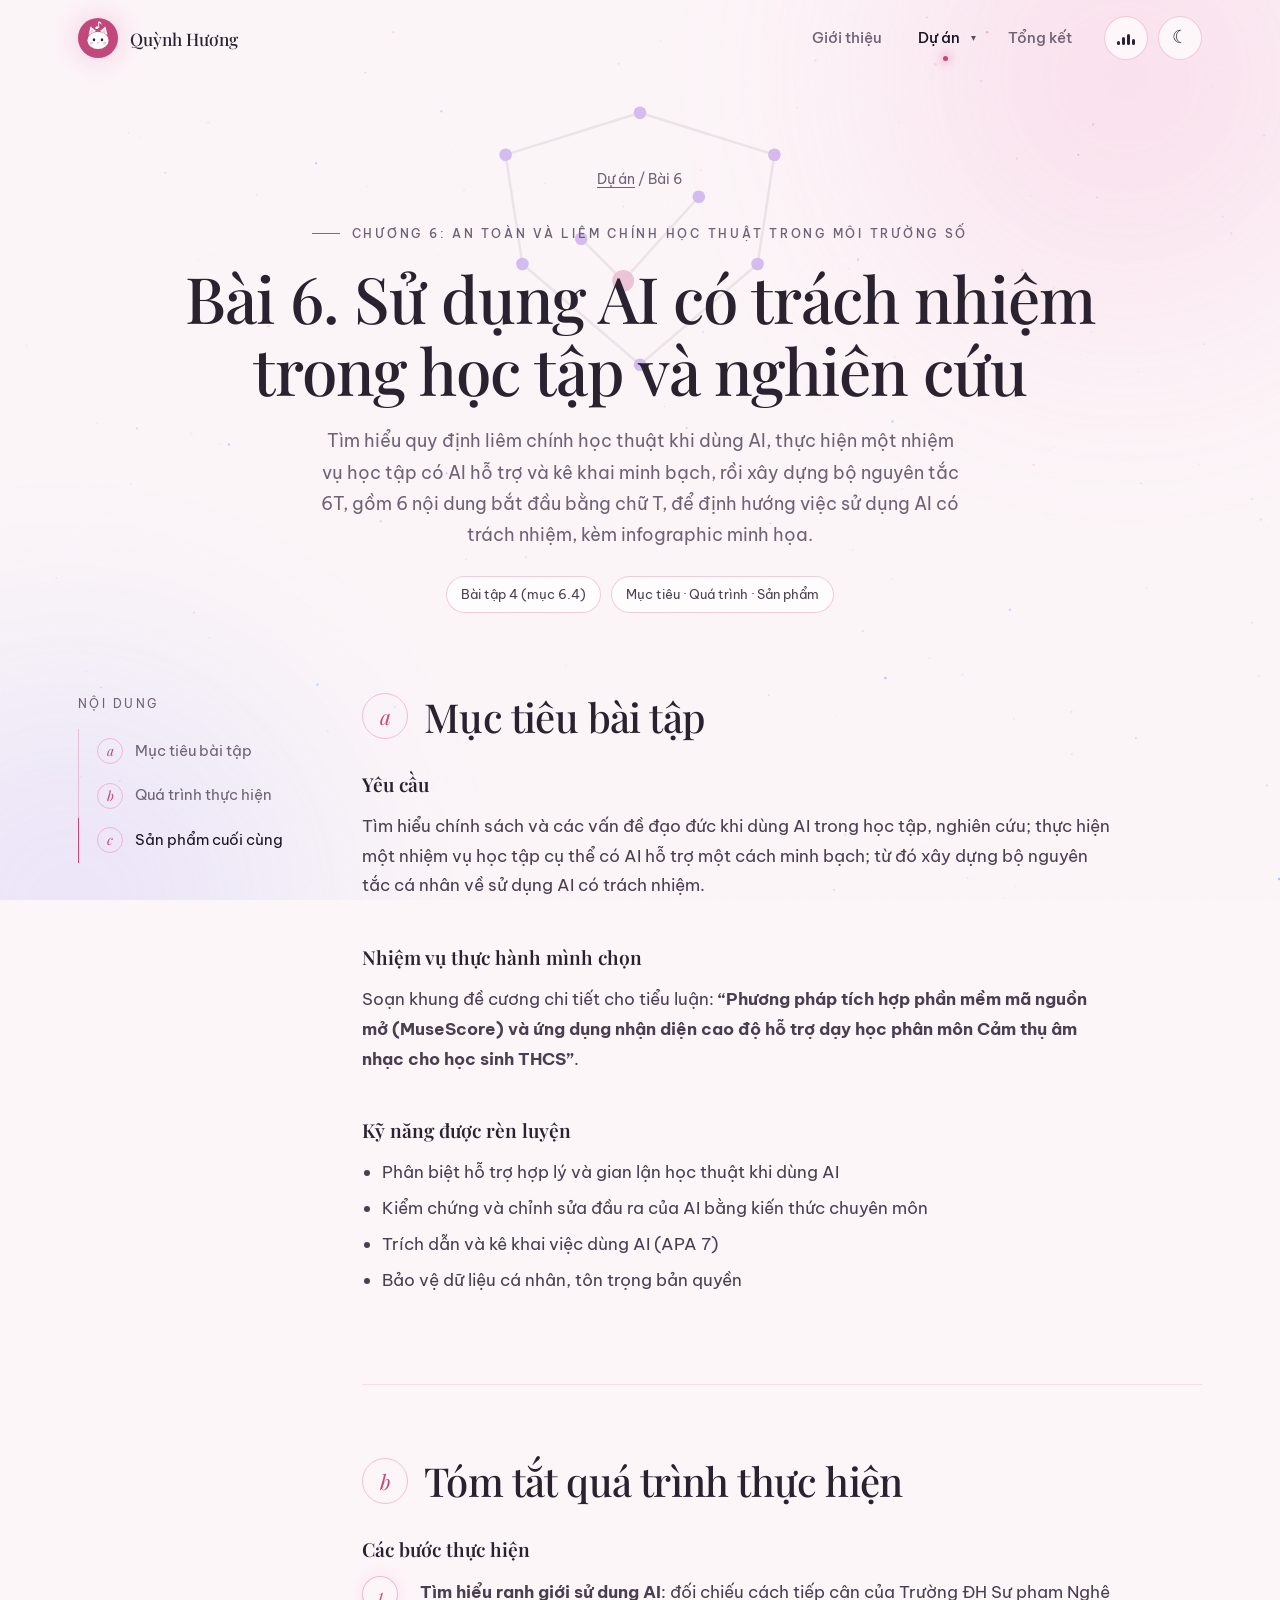
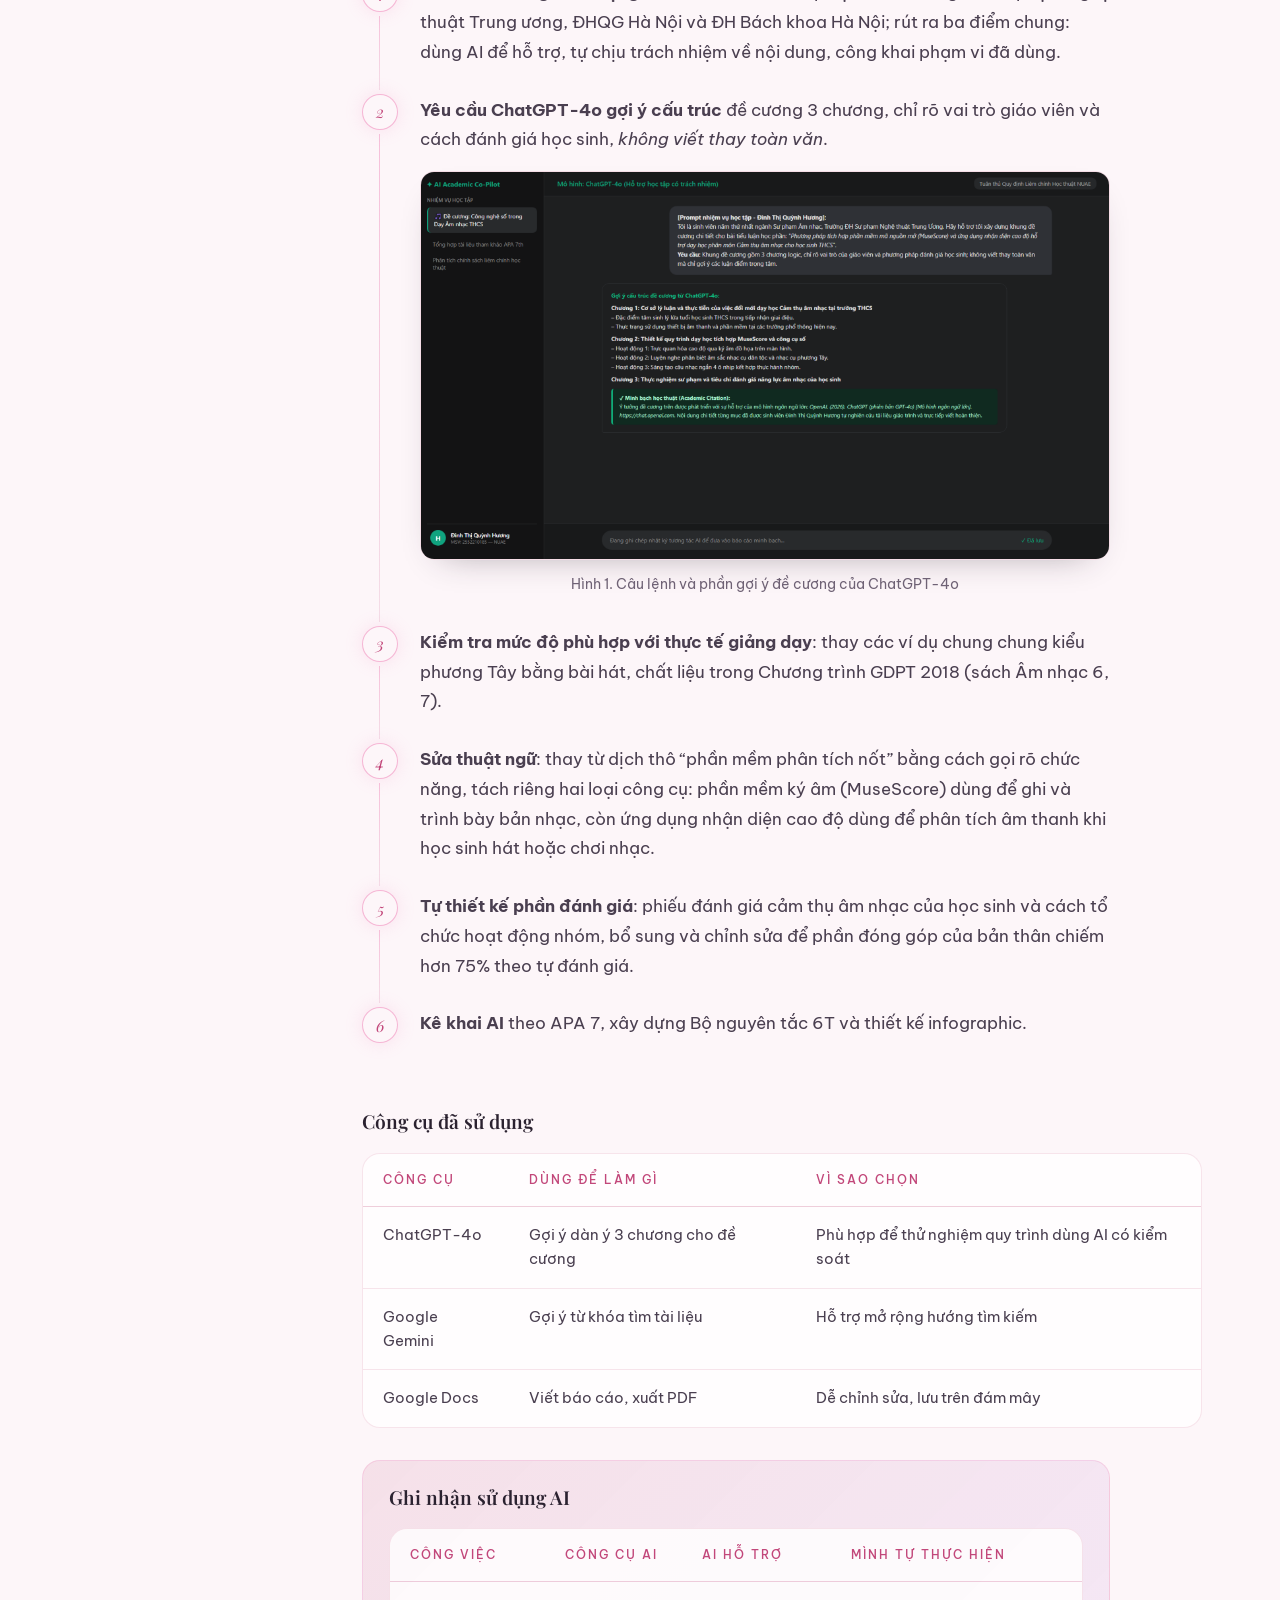
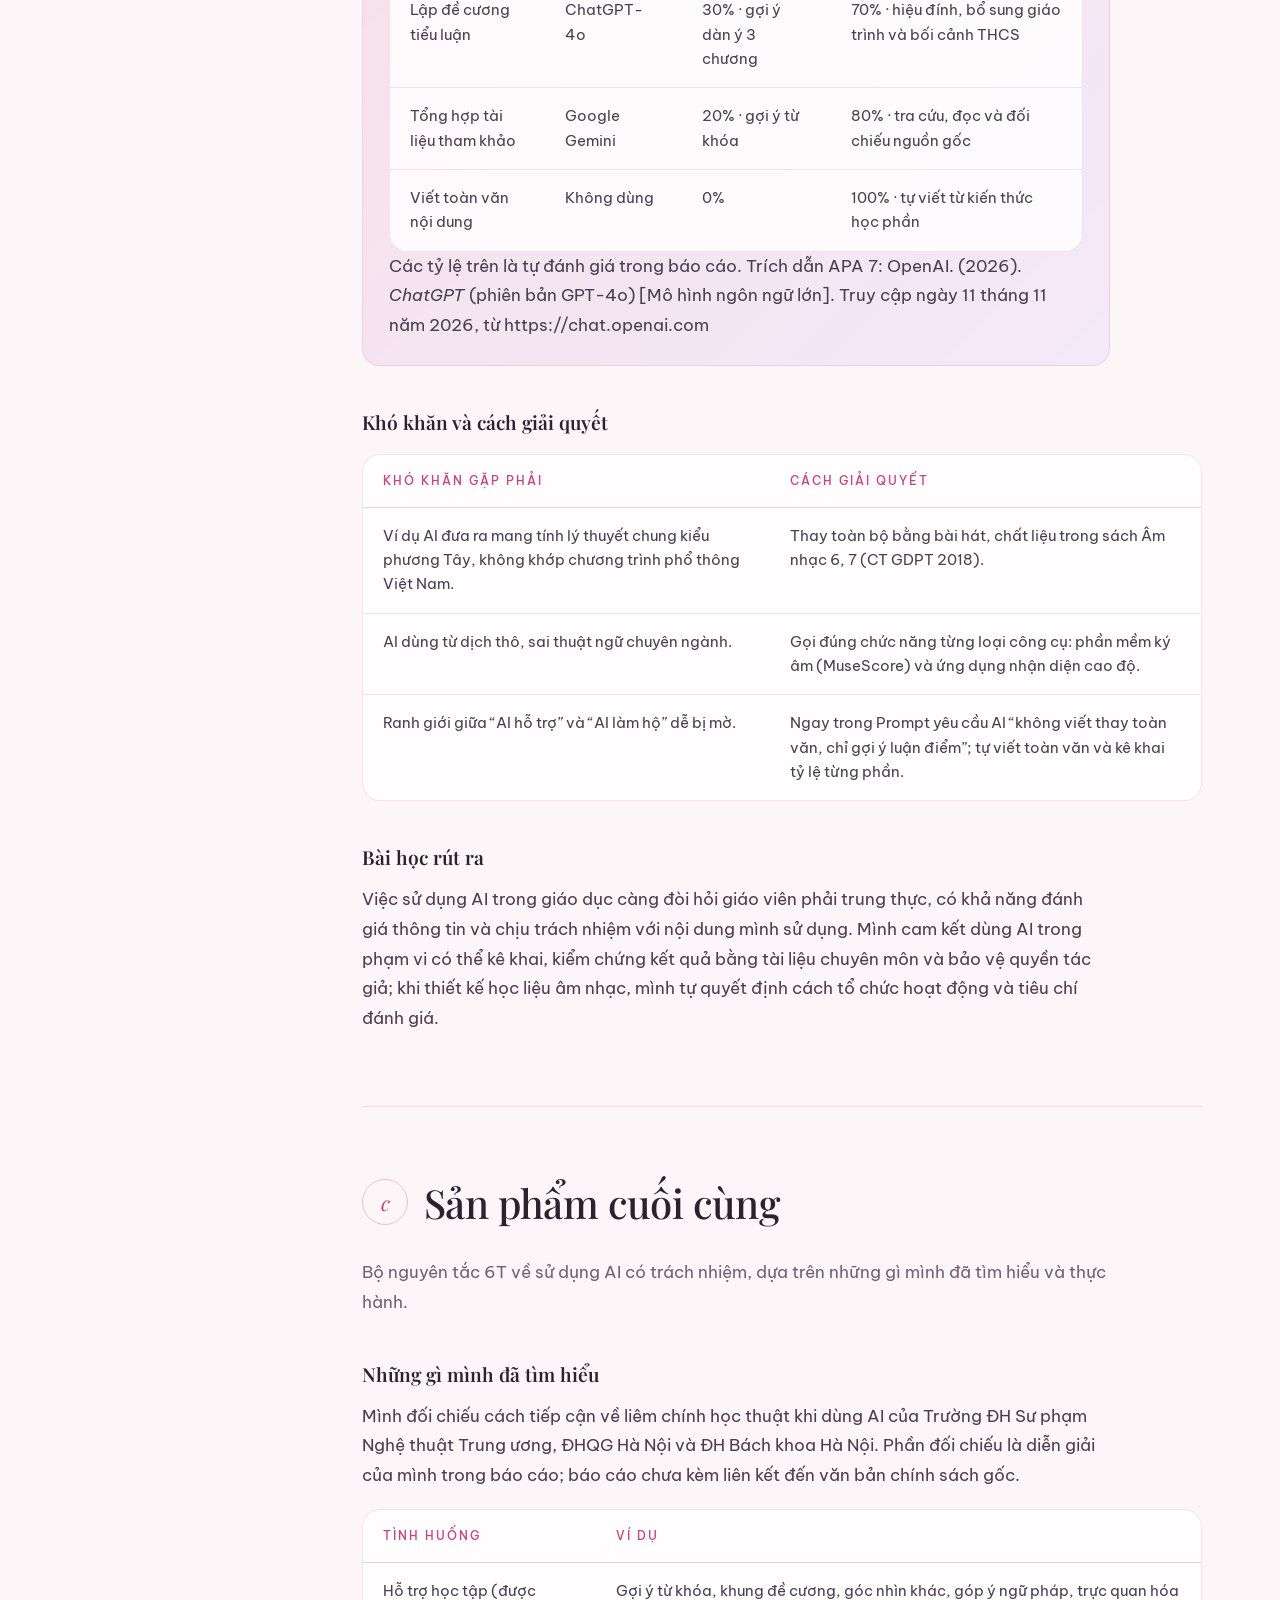
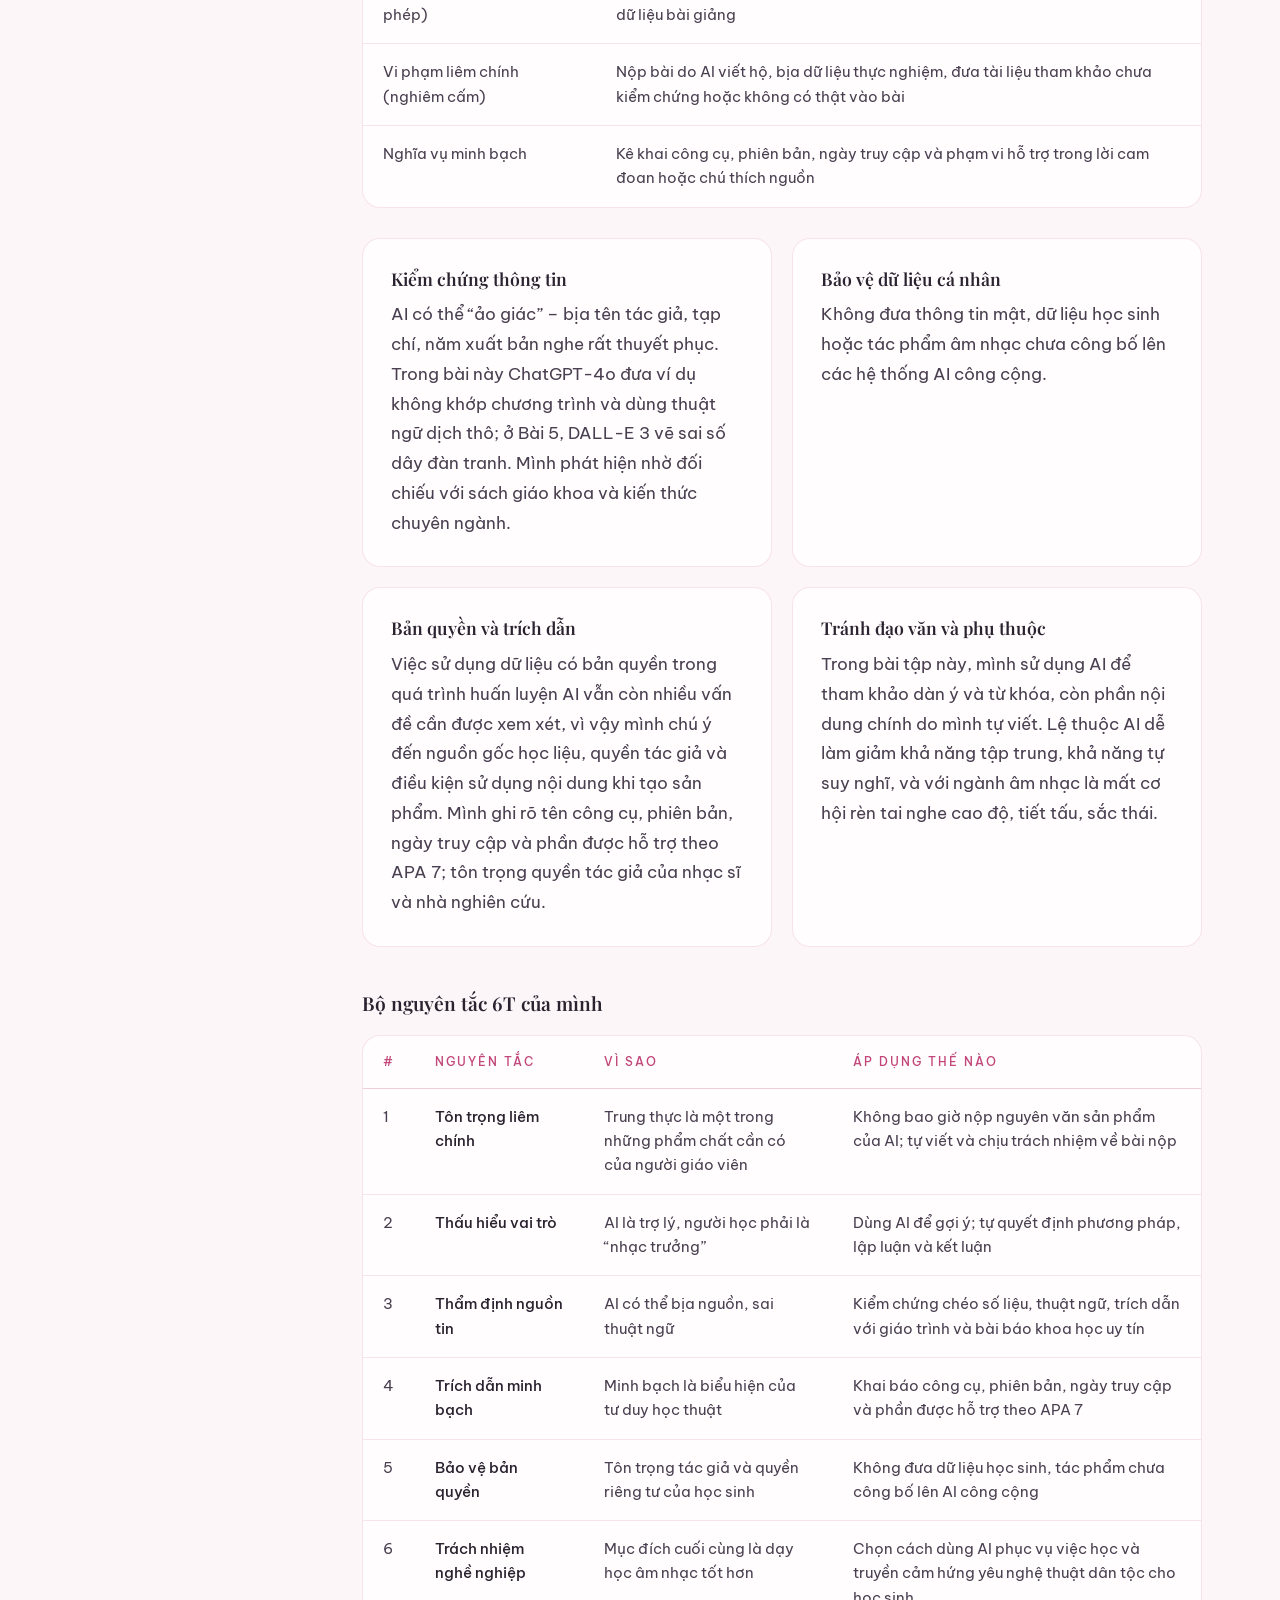
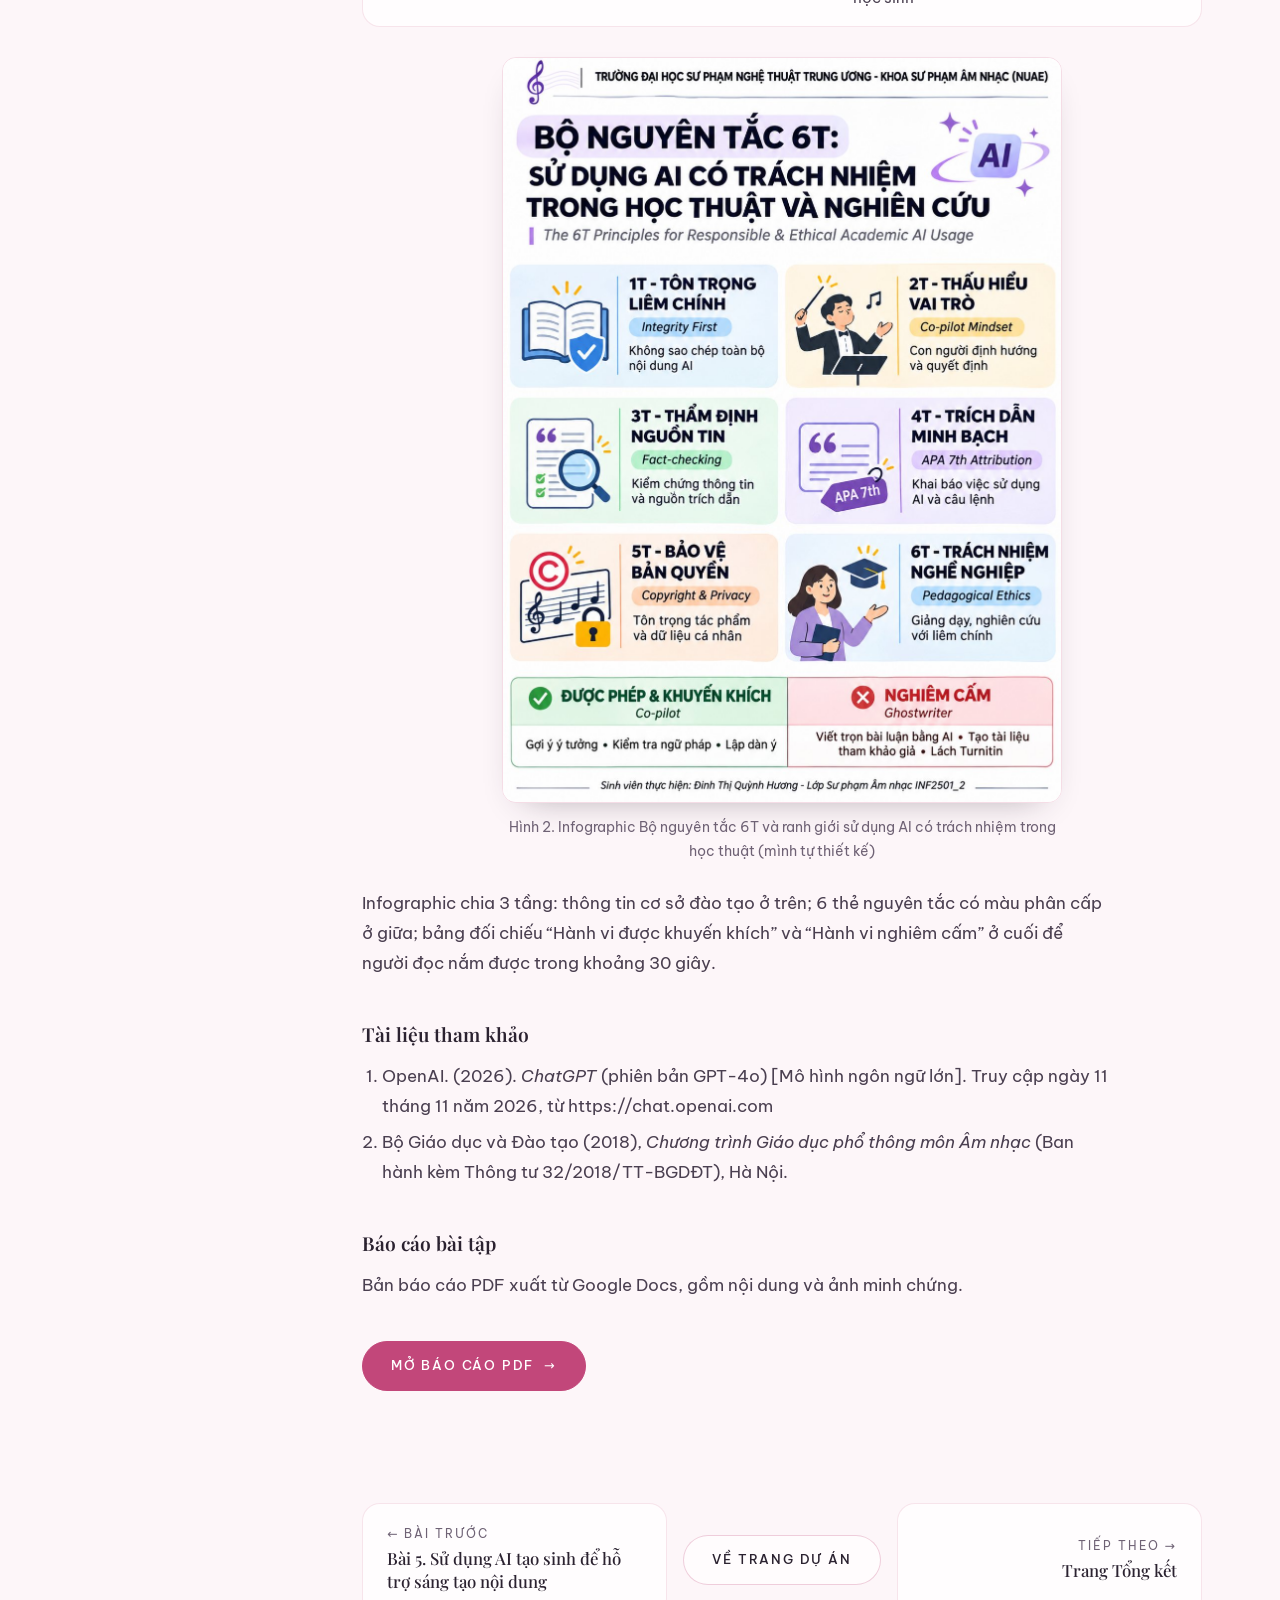
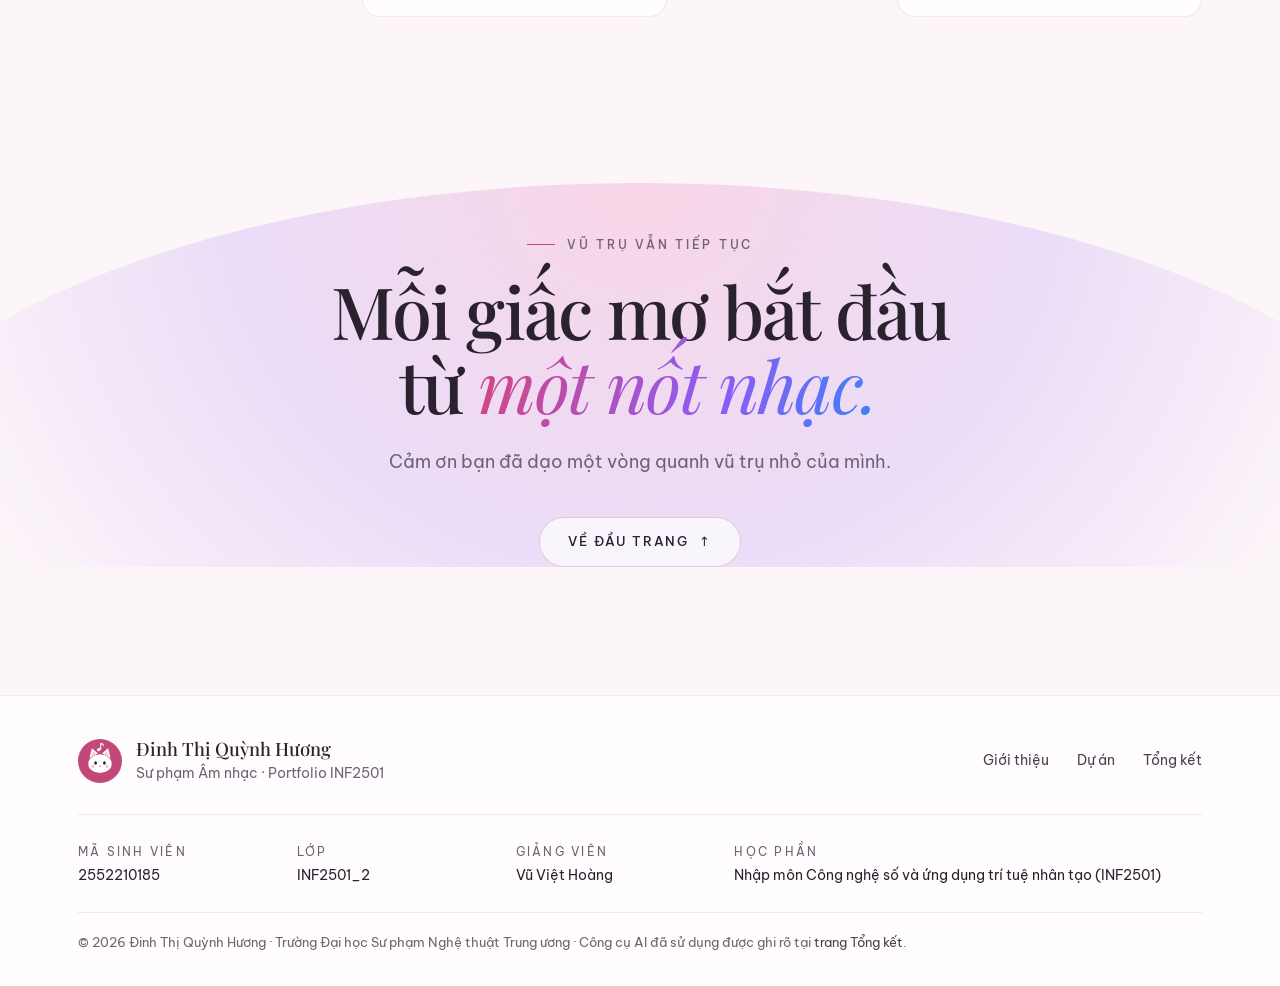
<file: projects/bai-6.html>
<!doctype html>
<html lang="vi">
<head>
  <meta charset="utf-8">
  <meta name="viewport" content="width=device-width, initial-scale=1">
  <title>Bài 6: Sử dụng AI có trách nhiệm trong học tập và nghiên cứu · Quỳnh Hương</title>
  <meta name="description" content="Bài 6 – Chương 6: An toàn và liêm chính học thuật trong môi trường số: Sử dụng AI có trách nhiệm trong học tập và nghiên cứu. Portfolio học phần INF2501 của Quỳnh Hương.">
  <meta name="theme-color" content="#fdf6f9">
  <meta property="og:type" content="article">
  <meta property="og:locale" content="vi_VN">
  <meta property="og:title" content="Bài 6. Sử dụng AI có trách nhiệm trong học tập và nghiên cứu · Quỳnh Hương">
  <meta property="og:description" content="Chương 6: An toàn và liêm chính học thuật trong môi trường số · Bài tập 4 (mục 6.4). Portfolio học phần INF2501.">
  <meta property="og:url" content="https://quynhhuong-pi.vercel.app/projects/bai-6.html">
  <meta property="og:image" content="https://quynhhuong-pi.vercel.app/assets/img/about/avatar.jpg">
  <meta name="twitter:card" content="summary_large_image">
  <link rel="icon" href="../assets/img/logo.svg" type="image/svg+xml">
  <link rel="preconnect" href="https://fonts.googleapis.com">
  <link rel="preconnect" href="https://fonts.gstatic.com" crossorigin>
  <link href="https://fonts.googleapis.com/css2?family=Be+Vietnam+Pro:wght@400;500;600&family=Playfair+Display:ital,wght@0,400;0,500;0,600;1,400;1,500&display=swap" rel="stylesheet">
  <link rel="stylesheet" href="../assets/css/style.css">
  <script>document.documentElement.classList.add("js");try{if(localStorage.getItem("theme")==="dark")document.documentElement.dataset.theme="dark"}catch(e){}</script>
  <script src="../assets/js/music.js" defer></script>
  <script src="../assets/js/site.js" defer></script>
</head>
<body data-page="bai-6" data-root="../">
<div id="site-header"></div>

<main id="main">
  <header class="doc-hero container">
    <div class="doc-art" data-cst="6" aria-hidden="true"></div>
    <nav class="breadcrumb" aria-label="Vị trí trang"><a href="../projects.html">Dự án</a> / Bài 6</nav>
    <span class="label">Chương 6: An toàn và liêm chính học thuật trong môi trường số</span>
    <h1>Bài 6. Sử dụng AI có trách nhiệm trong học tập và nghiên cứu</h1>
    <p class="lead">Tìm hiểu quy định liêm chính học thuật khi dùng AI, thực hiện một nhiệm vụ học tập có AI hỗ trợ và kê khai minh bạch, rồi xây dựng bộ nguyên tắc 6T, gồm 6 nội dung bắt đầu bằng chữ T, để định hướng việc sử dụng AI có trách nhiệm, kèm infographic minh họa.</p>
    <div class="meta-row"><span class="chip">Bài tập 4 (mục 6.4)</span><span class="chip">Mục tiêu · Quá trình · Sản phẩm</span></div>
  </header>

  <div class="container doc">
    <aside class="toc" aria-label="Mục lục bài">
      <p>Nội dung</p>
      <ol>
        <li><a href="#muc-tieu"><span class="badge">a</span>Mục tiêu bài tập</a></li>
        <li><a href="#qua-trinh"><span class="badge">b</span>Quá trình thực hiện</a></li>
        <li><a href="#san-pham"><span class="badge">c</span>Sản phẩm cuối cùng</a></li>
      </ol>
    </aside>

    <article>

      <section class="part" id="muc-tieu">
        <h2><span class="badge">a</span>Mục tiêu bài tập</h2>
        <h3>Yêu cầu</h3>
        <p>Tìm hiểu chính sách và các vấn đề đạo đức khi dùng AI trong học tập, nghiên cứu; thực hiện một nhiệm vụ học tập cụ thể có AI hỗ trợ một cách minh bạch; từ đó xây dựng bộ nguyên tắc cá nhân về sử dụng AI có trách nhiệm.</p>
        <h3>Nhiệm vụ thực hành mình chọn</h3>
        <p>Soạn khung đề cương chi tiết cho tiểu luận: <strong>“Phương pháp tích hợp phần mềm mã nguồn mở (MuseScore) và ứng dụng nhận diện cao độ hỗ trợ dạy học phân môn Cảm thụ âm nhạc cho học sinh THCS”</strong>.</p>
        <h3>Kỹ năng được rèn luyện</h3>
        <ul>
      <li>Phân biệt hỗ trợ hợp lý và gian lận học thuật khi dùng AI</li>
      <li>Kiểm chứng và chỉnh sửa đầu ra của AI bằng kiến thức chuyên môn</li>
      <li>Trích dẫn và kê khai việc dùng AI (APA 7)</li>
      <li>Bảo vệ dữ liệu cá nhân, tôn trọng bản quyền</li>
        </ul>
      </section>

      <section class="part" id="qua-trinh">
        <h2><span class="badge">b</span>Tóm tắt quá trình thực hiện</h2>
        <h3>Các bước thực hiện</h3>
        <ol class="steps">
      <li><strong>Tìm hiểu ranh giới sử dụng AI</strong>: đối chiếu cách tiếp cận của Trường ĐH Sư phạm Nghệ thuật Trung ương, ĐHQG Hà Nội và ĐH Bách khoa Hà Nội; rút ra ba điểm chung: dùng AI để hỗ trợ, tự chịu trách nhiệm về nội dung, công khai phạm vi đã dùng.</li>
      <li><strong>Yêu cầu ChatGPT-4o gợi ý cấu trúc</strong> đề cương 3 chương, chỉ rõ vai trò giáo viên và cách đánh giá học sinh, <em>không viết thay toàn văn</em>.
        <figure><a href="../assets/img/bai-6/hinh-01.png"><img src="../assets/img/bai-6/hinh-01.png" alt="Câu lệnh và phần gợi ý đề cương của ChatGPT-4o" width="1043" height="586" loading="lazy"></a><figcaption>Hình 1. Câu lệnh và phần gợi ý đề cương của ChatGPT-4o</figcaption></figure></li>
      <li><strong>Kiểm tra mức độ phù hợp với thực tế giảng dạy</strong>: thay các ví dụ chung chung kiểu phương Tây bằng bài hát, chất liệu trong Chương trình GDPT 2018 (sách Âm nhạc 6, 7).</li>
      <li><strong>Sửa thuật ngữ</strong>: thay từ dịch thô “phần mềm phân tích nốt” bằng cách gọi rõ chức năng, tách riêng hai loại công cụ: phần mềm ký âm (MuseScore) dùng để ghi và trình bày bản nhạc, còn ứng dụng nhận diện cao độ dùng để phân tích âm thanh khi học sinh hát hoặc chơi nhạc.</li>
      <li><strong>Tự thiết kế phần đánh giá</strong>: phiếu đánh giá cảm thụ âm nhạc của học sinh và cách tổ chức hoạt động nhóm, bổ sung và chỉnh sửa để phần đóng góp của bản thân chiếm hơn 75% theo tự đánh giá.</li>
      <li><strong>Kê khai AI</strong> theo APA 7, xây dựng Bộ nguyên tắc 6T và thiết kế infographic.</li>
        </ol>

        <h3>Công cụ đã sử dụng</h3>
        <div class="table-wrap"><table>
          <thead><tr><th>Công cụ</th><th>Dùng để làm gì</th><th>Vì sao chọn</th></tr></thead>
          <tbody>
            <tr><td>ChatGPT-4o</td><td>Gợi ý dàn ý 3 chương cho đề cương</td><td>Phù hợp để thử nghiệm quy trình dùng AI có kiểm soát</td></tr>
            <tr><td>Google Gemini</td><td>Gợi ý từ khóa tìm tài liệu</td><td>Hỗ trợ mở rộng hướng tìm kiếm</td></tr>
            <tr><td>Google Docs</td><td>Viết báo cáo, xuất PDF</td><td>Dễ chỉnh sửa, lưu trên đám mây</td></tr>
          </tbody>
        </table></div>

        <div class="callout" id="ai">
          <h3>Ghi nhận sử dụng AI</h3>
          <div class="table-wrap"><table>
            <thead><tr><th>Công việc</th><th>Công cụ AI</th><th>AI hỗ trợ</th><th>Mình tự thực hiện</th></tr></thead>
            <tbody>
              <tr><td>Lập đề cương tiểu luận</td><td>ChatGPT-4o</td><td>30% · gợi ý dàn ý 3 chương</td><td>70% · hiệu đính, bổ sung giáo trình và bối cảnh THCS</td></tr>
              <tr><td>Tổng hợp tài liệu tham khảo</td><td>Google Gemini</td><td>20% · gợi ý từ khóa</td><td>80% · tra cứu, đọc và đối chiếu nguồn gốc</td></tr>
              <tr><td>Viết toàn văn nội dung</td><td>Không dùng</td><td>0%</td><td>100% · tự viết từ kiến thức học phần</td></tr>
            </tbody>
          </table></div>
          <p>Các tỷ lệ trên là tự đánh giá trong báo cáo. Trích dẫn APA 7: OpenAI. (2026). <em>ChatGPT</em> (phiên bản GPT-4o) [Mô hình ngôn ngữ lớn]. Truy cập ngày 11 tháng 11 năm 2026, từ https://chat.openai.com</p>
        </div>

        <h3>Khó khăn và cách giải quyết</h3>
        <div class="table-wrap"><table>
          <thead><tr><th>Khó khăn gặp phải</th><th>Cách giải quyết</th></tr></thead>
          <tbody>
            <tr><td>Ví dụ AI đưa ra mang tính lý thuyết chung kiểu phương Tây, không khớp chương trình phổ thông Việt Nam.</td><td>Thay toàn bộ bằng bài hát, chất liệu trong sách Âm nhạc 6, 7 (CT GDPT 2018).</td></tr>
            <tr><td>AI dùng từ dịch thô, sai thuật ngữ chuyên ngành.</td><td>Gọi đúng chức năng từng loại công cụ: phần mềm ký âm (MuseScore) và ứng dụng nhận diện cao độ.</td></tr>
            <tr><td>Ranh giới giữa “AI hỗ trợ” và “AI làm hộ” dễ bị mờ.</td><td>Ngay trong Prompt yêu cầu AI “không viết thay toàn văn, chỉ gợi ý luận điểm”; tự viết toàn văn và kê khai tỷ lệ từng phần.</td></tr>
          </tbody>
        </table></div>

        <h3>Bài học rút ra</h3>
        <p>Việc sử dụng AI trong giáo dục càng đòi hỏi giáo viên phải trung thực, có khả năng đánh giá thông tin và chịu trách nhiệm với nội dung mình sử dụng. Mình cam kết dùng AI trong phạm vi có thể kê khai, kiểm chứng kết quả bằng tài liệu chuyên môn và bảo vệ quyền tác giả; khi thiết kế học liệu âm nhạc, mình tự quyết định cách tổ chức hoạt động và tiêu chí đánh giá.</p>
      </section>

      <section class="part" id="san-pham">
        <h2><span class="badge">c</span>Sản phẩm cuối cùng</h2>
        <p class="muted">Bộ nguyên tắc 6T về sử dụng AI có trách nhiệm, dựa trên những gì mình đã tìm hiểu và thực hành.</p>
    <div><h3>Những gì mình đã tìm hiểu</h3>
    <p>Mình đối chiếu cách tiếp cận về liêm chính học thuật khi dùng AI của Trường ĐH Sư phạm Nghệ thuật Trung ương, ĐHQG Hà Nội và ĐH Bách khoa Hà Nội. Phần đối chiếu là diễn giải của mình trong báo cáo; báo cáo chưa kèm liên kết đến văn bản chính sách gốc.</p></div>
    <div class="table-wrap"><table>
      <thead><tr><th>Tình huống</th><th>Ví dụ</th></tr></thead>
      <tbody>
        <tr><td>Hỗ trợ học tập (được phép)</td><td>Gợi ý từ khóa, khung đề cương, góc nhìn khác, góp ý ngữ pháp, trực quan hóa dữ liệu bài giảng</td></tr>
        <tr><td>Vi phạm liêm chính (nghiêm cấm)</td><td>Nộp bài do AI viết hộ, bịa dữ liệu thực nghiệm, đưa tài liệu tham khảo chưa kiểm chứng hoặc không có thật vào bài</td></tr>
        <tr><td>Nghĩa vụ minh bạch</td><td>Kê khai công cụ, phiên bản, ngày truy cập và phạm vi hỗ trợ trong lời cam đoan hoặc chú thích nguồn</td></tr>
      </tbody>
    </table></div>
    <div class="grid cols-2">
      <div class="card"><h3>Kiểm chứng thông tin</h3><p>AI có thể “ảo giác” – bịa tên tác giả, tạp chí, năm xuất bản nghe rất thuyết phục. Trong bài này ChatGPT-4o đưa ví dụ không khớp chương trình và dùng thuật ngữ dịch thô; ở Bài 5, DALL-E 3 vẽ sai số dây đàn tranh. Mình phát hiện nhờ đối chiếu với sách giáo khoa và kiến thức chuyên ngành.</p></div>
      <div class="card"><h3>Bảo vệ dữ liệu cá nhân</h3><p>Không đưa thông tin mật, dữ liệu học sinh hoặc tác phẩm âm nhạc chưa công bố lên các hệ thống AI công cộng.</p></div>
      <div class="card"><h3>Bản quyền và trích dẫn</h3><p>Việc sử dụng dữ liệu có bản quyền trong quá trình huấn luyện AI vẫn còn nhiều vấn đề cần được xem xét, vì vậy mình chú ý đến nguồn gốc học liệu, quyền tác giả và điều kiện sử dụng nội dung khi tạo sản phẩm. Mình ghi rõ tên công cụ, phiên bản, ngày truy cập và phần được hỗ trợ theo APA 7; tôn trọng quyền tác giả của nhạc sĩ và nhà nghiên cứu.</p></div>
      <div class="card"><h3>Tránh đạo văn và phụ thuộc</h3><p>Trong bài tập này, mình sử dụng AI để tham khảo dàn ý và từ khóa, còn phần nội dung chính do mình tự viết. Lệ thuộc AI dễ làm giảm khả năng tập trung, khả năng tự suy nghĩ, và với ngành âm nhạc là mất cơ hội rèn tai nghe cao độ, tiết tấu, sắc thái.</p></div>
    </div>

    <div><h3>Bộ nguyên tắc 6T của mình</h3></div>
    <div class="table-wrap"><table>
      <thead><tr><th>#</th><th>Nguyên tắc</th><th>Vì sao</th><th>Áp dụng thế nào</th></tr></thead>
      <tbody>
        <tr><td>1</td><td><strong>Tôn trọng liêm chính</strong></td><td>Trung thực là một trong những phẩm chất cần có của người giáo viên</td><td>Không bao giờ nộp nguyên văn sản phẩm của AI; tự viết và chịu trách nhiệm về bài nộp</td></tr>
        <tr><td>2</td><td><strong>Thấu hiểu vai trò</strong></td><td>AI là trợ lý, người học phải là “nhạc trưởng”</td><td>Dùng AI để gợi ý; tự quyết định phương pháp, lập luận và kết luận</td></tr>
        <tr><td>3</td><td><strong>Thẩm định nguồn tin</strong></td><td>AI có thể bịa nguồn, sai thuật ngữ</td><td>Kiểm chứng chéo số liệu, thuật ngữ, trích dẫn với giáo trình và bài báo khoa học uy tín</td></tr>
        <tr><td>4</td><td><strong>Trích dẫn minh bạch</strong></td><td>Minh bạch là biểu hiện của tư duy học thuật</td><td>Khai báo công cụ, phiên bản, ngày truy cập và phần được hỗ trợ theo APA 7</td></tr>
        <tr><td>5</td><td><strong>Bảo vệ bản quyền</strong></td><td>Tôn trọng tác giả và quyền riêng tư của học sinh</td><td>Không đưa dữ liệu học sinh, tác phẩm chưa công bố lên AI công cộng</td></tr>
        <tr><td>6</td><td><strong>Trách nhiệm nghề nghiệp</strong></td><td>Mục đích cuối cùng là dạy học âm nhạc tốt hơn</td><td>Chọn cách dùng AI phục vụ việc học và truyền cảm hứng yêu nghệ thuật dân tộc cho học sinh</td></tr>
      </tbody>
    </table></div>
    <figure style="max-width:560px;margin-inline:auto"><a href="../assets/img/bai-6/hinh-02.jpg"><img src="../assets/img/bai-6/hinh-02.jpg" alt="Infographic Bộ nguyên tắc 6T và ranh giới sử dụng AI trong học thuật" width="1123" height="1497" loading="lazy"></a><figcaption>Hình 2. Infographic Bộ nguyên tắc 6T và ranh giới sử dụng AI có trách nhiệm trong học thuật (mình tự thiết kế)</figcaption></figure>
    <div><p>Infographic chia 3 tầng: thông tin cơ sở đào tạo ở trên; 6 thẻ nguyên tắc có màu phân cấp ở giữa; bảng đối chiếu “Hành vi được khuyến khích” và “Hành vi nghiêm cấm” ở cuối để người đọc nắm được trong khoảng 30 giây.</p>
    <h3>Tài liệu tham khảo</h3>
    <ol>
      <li>OpenAI. (2026). <em>ChatGPT</em> (phiên bản GPT-4o) [Mô hình ngôn ngữ lớn]. Truy cập ngày 11 tháng 11 năm 2026, từ https://chat.openai.com</li>
      <li>Bộ Giáo dục và Đào tạo (2018), <em>Chương trình Giáo dục phổ thông môn Âm nhạc</em> (Ban hành kèm Thông tư 32/2018/TT-BGDĐT), Hà Nội.</li>
    </ol>
    <h3>Báo cáo bài tập</h3>
    <p>Bản báo cáo PDF xuất từ Google Docs, gồm nội dung và ảnh minh chứng.</p>
    <p class="btn-row"><a class="btn primary" href="../assets/files/bai-6.pdf" target="_blank" rel="noopener">Mở báo cáo PDF <span class="arrow">→</span></a></p></div>
      </section>



      <nav class="pager" id="pager" aria-label="Chuyển bài tập"></nav>
    </article>
  </div>
</main>

<div id="site-footer"></div>
</body>
</html>
</file>
<file: assets/css/style.css>
/* Portfolio Quỳnh Hương — INF2501 · "Vũ trụ của âm nhạc và những ước mơ" */
/* Mặc định: hồng – trắng. data-theme="dark": vũ trụ tối. */
:root {
  --bg: #fdf6f9;
  --bg-2: #fbeef4;
  --panel: rgba(255, 255, 255, .8);
  --line: rgba(194, 71, 122, .14);
  --line-2: rgba(194, 71, 122, .26);
  --line-3: rgba(194, 71, 122, .5);
  --text: #2b2230;
  --soft: #4a3f50;
  --muted: #6f6275;
  --strong: #1a1220;
  --pink: #c2477a;
  --pink-deep: #9e2f5f;
  --violet: #8b5cf6;
  --blue: #3b82f6;
  --cyan: #67e8f9;
  --focus: #8b5cf6;
  --glow: linear-gradient(100deg, #d6457f 0%, #8b5cf6 60%, #3b82f6 100%);
  --header-bg: rgba(253, 246, 249, .86);
  --menu-bg: rgba(255, 255, 255, .98);
  --hover-bg: rgba(194, 71, 122, .08);
  --chip-bg: rgba(255, 255, 255, .7);
  --chip-solid: rgba(255, 255, 255, .94);
  --btn-bg: #c2477a;
  --btn-fg: #fff;
  --ring: rgba(194, 71, 122, .28);
  --ring-2: rgba(139, 92, 246, .3);
  --note: rgba(194, 71, 122, .6);
  --core-bg: radial-gradient(circle at 35% 30%, #fff, #fbe4ee 70%);
  --cst-bg: rgba(255, 255, 255, .88);
  --cst-hover: #fff;
  --cst-line: rgba(43, 34, 48, .28);
  --cst-star: #6d28d9;
  --cta-base: rgba(255, 255, 255, .65);
  --footer-bg: rgba(255, 255, 255, .7);
  --shadow-lg: 0 40px 80px -28px rgba(122, 38, 79, .4);
  --nebula-a: rgba(240, 140, 188, .45);
  --nebula-b: rgba(167, 139, 250, .38);
  --nebula-op: .55;
  --grain-op: .035;
  --todo-bg: #fff4cc;
  --todo-line: #c9a227;
  --todo-fg: #5c4a00;
  --star-tints: 194,71,122|139,92,246|240,140,188|59,130,246;
  --star-alpha: .55;
  --shoot: 194,71,122;
  --serif: "Playfair Display", Georgia, serif;
  --sans: "Be Vietnam Pro", system-ui, -apple-system, "Segoe UI", sans-serif;
  --fs-display: clamp(2.8rem, 1.6rem + 5vw, 5.8rem);
  --fs-h1: clamp(2.3rem, 1.6rem + 3vw, 4rem);
  --fs-h2: clamp(1.9rem, 1.4rem + 2vw, 3rem);
  --fs-h3: 1.2rem;
  --wrap: 1180px;
  --prose: 68ch;
  --radius: 18px;
  --ease: cubic-bezier(.2, .7, .2, 1);
}
:root[data-theme="dark"] {
  --bg: #050711;
  --bg-2: #0b1025;
  --panel: rgba(13, 18, 48, .62);
  --line: rgba(255, 255, 255, .09);
  --line-2: rgba(255, 255, 255, .16);
  --line-3: rgba(255, 255, 255, .5);
  --text: #f5f5fa;
  --soft: #d9dbea;
  --muted: #a5a7c2;
  --strong: #fff;
  --pink: #f08cbc;
  --pink-deep: #c2477a;
  --focus: #67e8f9;
  --glow: linear-gradient(100deg, #f9a8d4 0%, #c4b5fd 55%, #93c5fd 100%);
  --header-bg: rgba(5, 7, 17, .78);
  --menu-bg: rgba(11, 16, 37, .97);
  --hover-bg: rgba(255, 255, 255, .06);
  --chip-bg: rgba(255, 255, 255, .04);
  --chip-solid: rgba(11, 16, 37, .86);
  --btn-bg: #fff;
  --btn-fg: #050711;
  --ring: rgba(255, 255, 255, .14);
  --ring-2: rgba(240, 140, 188, .25);
  --note: rgba(255, 255, 255, .6);
  --core-bg: radial-gradient(circle at 35% 30%, #2a1f5c, #0b1025 70%);
  --cst-bg: rgba(5, 7, 17, .92);
  --cst-hover: rgba(8, 11, 28, .95);
  --cst-line: rgba(255, 255, 255, .28);
  --cst-star: #fff;
  --cta-base: rgba(11, 16, 37, .55);
  --footer-bg: rgba(5, 7, 17, .7);
  --shadow-lg: 0 40px 80px -24px rgba(0, 0, 0, .85);
  --nebula-a: rgba(139, 92, 246, .55);
  --nebula-b: rgba(194, 71, 122, .45);
  --nebula-op: .5;
  --grain-op: .05;
  --todo-bg: rgba(250, 204, 21, .12);
  --todo-line: rgba(250, 204, 21, .6);
  --todo-fg: #fde68a;
  --star-tints: 255,255,255|255,255,255|255,255,255|255,196,224|190,210,255;
  --star-alpha: 1;
  --shoot: 255,255,255;
  color-scheme: dark;
}

* { box-sizing: border-box; }
html { scroll-behavior: smooth; -webkit-text-size-adjust: 100%; background: var(--bg); }
body {
  margin: 0; min-height: 100vh; background: transparent; color: var(--text);
  font: 400 17px/1.75 var(--sans); -webkit-font-smoothing: antialiased; overflow-x: hidden;
}
@media (max-width: 600px) { body { font-size: 16px; } }
img { max-width: 100%; height: auto; display: block; }
a { color: var(--pink); text-underline-offset: 3px; }
a:hover { color: var(--strong); }
:focus-visible { outline: 2px solid var(--focus); outline-offset: 3px; border-radius: 6px; }
::selection { background: rgba(240, 140, 188, .35); color: var(--strong); }
[id] { scroll-margin-top: 96px; }

h1, h2, h3 { font-family: var(--serif); font-weight: 500; letter-spacing: -.015em; margin: 0; text-wrap: balance; }
h1 { font-size: var(--fs-h1); line-height: 1.12; }
h2 { font-size: var(--fs-h2); line-height: 1.18; }
h3 { font-size: var(--fs-h3); line-height: 1.35; font-weight: 600; letter-spacing: 0; }
h1 em, h2 em, .display em { font-style: italic; font-weight: 400; background: var(--glow); -webkit-background-clip: text; background-clip: text; color: transparent; padding-right: .06em; }
p { margin: 0 0 1em; }
p:last-child { margin-bottom: 0; }
ul, ol { padding-left: 1.2em; margin: 0 0 1em; }
li + li { margin-top: 6px; }

.container { max-width: var(--wrap); margin: 0 auto; padding: 0 28px; }
@media (max-width: 600px) { .container { padding: 0 20px; } }
.prose { max-width: var(--prose); }
.center { text-align: center; }
.muted { color: var(--muted); }
.label {
  display: inline-flex; align-items: center; gap: 12px; margin: 0 0 20px;
  font: 500 .78rem/1.4 var(--sans); letter-spacing: .22em; text-transform: uppercase; color: var(--muted);
}
.label::before { content: ""; width: 28px; height: 1px; background: var(--pink); }
.lead { font-size: 1.15rem; color: var(--muted); line-height: 1.7; }
.skip { position: absolute; left: -999px; }
.skip:focus { left: 16px; top: 16px; background: var(--btn-bg); color: var(--btn-fg); padding: 8px 12px; z-index: 100; }

/* ---------- Bầu trời: tinh vân + hạt nhiễu + canvas sao ---------- */
.cosmos { position: fixed; inset: 0; z-index: -3; pointer-events: none; overflow: hidden; background: var(--bg); }
.cosmos::before, .cosmos::after { content: ""; position: absolute; border-radius: 50%; filter: blur(90px); opacity: var(--nebula-op); }
.cosmos::before { width: 60vmax; height: 60vmax; top: -24vmax; right: -18vmax; background: radial-gradient(circle, var(--nebula-a), transparent 65%); }
.cosmos::after { width: 55vmax; height: 55vmax; bottom: -28vmax; left: -22vmax; background: radial-gradient(circle, var(--nebula-b), rgba(59, 130, 246, .12) 45%, transparent 68%); }
#starfield { position: fixed; inset: 0; width: 100%; height: 100%; z-index: -2; pointer-events: none; }
.grain { position: fixed; inset: 0; z-index: -1; pointer-events: none; opacity: var(--grain-op);
  background-image: url("data:image/svg+xml,%3Csvg xmlns='http://www.w3.org/2000/svg' width='160' height='160'%3E%3Cfilter id='n'%3E%3CfeTurbulence type='fractalNoise' baseFrequency='.85' numOctaves='2' stitchTiles='stitch'/%3E%3C/filter%3E%3Crect width='100%25' height='100%25' filter='url(%23n)'/%3E%3C/svg%3E"); }

/* ---------- Header nổi ---------- */
.site-header { position: fixed; top: 0; left: 0; right: 0; z-index: 50; border-bottom: 1px solid transparent; transition: background .35s var(--ease), border-color .35s; }
.site-header.scrolled, body.menu-open .site-header { background: var(--header-bg); backdrop-filter: blur(14px) saturate(140%); -webkit-backdrop-filter: blur(14px); border-bottom-color: var(--line); }
.nav-bar { display: flex; align-items: center; justify-content: space-between; min-height: 76px; gap: 16px; }
.brand { display: flex; align-items: center; gap: 12px; color: var(--text); text-decoration: none; font: 500 1.08rem var(--serif); }
.brand:hover { color: var(--strong); }
.brand img { width: 40px; height: 40px; filter: drop-shadow(0 0 14px rgba(240, 140, 188, .45)); transition: transform .4s var(--ease); }
.brand:hover img { transform: rotate(-10deg) scale(1.06); }
.nav-toggle {
  display: none; min-height: 44px; border: 1px solid var(--line-2); background: var(--chip-bg); color: var(--text);
  border-radius: 999px; padding: 8px 18px; font: 500 .9rem var(--sans); cursor: pointer;
}
#site-nav > ul { display: flex; gap: 4px; list-style: none; margin: 0; padding: 0; }
#site-nav li + li { margin: 0; }
#site-nav a { position: relative; display: block; padding: 10px 16px; color: var(--muted); text-decoration: none; font-size: .95rem; font-weight: 500; transition: color .2s; }
#site-nav a:hover { color: var(--strong); }
#site-nav > ul > li > a[aria-current="page"] { color: var(--strong); }
#site-nav > ul > li > a[aria-current="page"]::after {
  content: ""; position: absolute; left: 50%; bottom: 0; width: 5px; height: 5px; margin-left: -2.5px; border-radius: 50%;
  background: var(--pink); box-shadow: 0 0 10px 2px rgba(240, 140, 188, .7);
}
.has-sub { position: relative; }
#site-nav .has-sub > a { padding-right: 28px; }
.has-sub > a::before { content: "▾"; position: absolute; right: 12px; top: 50%; transform: translateY(-50%); font-size: .65em; opacity: .7; }
.has-sub::after { content: ""; position: absolute; left: 0; right: 0; top: 100%; height: 12px; }
.sub {
  position: absolute; right: -40px; top: calc(100% + 10px); width: 370px; list-style: none; margin: 0; padding: 10px;
  background: var(--menu-bg); backdrop-filter: blur(16px); border: 1px solid var(--line-2); border-radius: var(--radius);
  box-shadow: 0 30px 60px -20px rgba(43, 34, 48, .35); opacity: 0; visibility: hidden; transform: translateY(6px);
  transition: opacity .2s, transform .2s var(--ease), visibility .2s;
}
.has-sub:hover .sub, .has-sub:focus-within .sub { opacity: 1; visibility: visible; transform: none; }
#site-nav .sub a { display: grid; grid-template-columns: 34px 1fr; column-gap: 10px; padding: 10px 12px; border-radius: 12px; color: var(--soft); line-height: 1.4; font-size: .92rem; }
#site-nav .sub a:hover, #site-nav .sub a[aria-current="page"] { background: var(--hover-bg); color: var(--strong); }
.sub b { grid-row: span 2; font: 400 italic 1.1rem/1.3 var(--serif); color: var(--pink); }
.sub small { color: var(--muted); font-size: .78rem; font-weight: 400; }
@media (max-width: 900px) {
  .nav-toggle { display: block; }
  #site-nav {
    position: fixed; top: 76px; left: 0; right: 0; max-height: calc(100vh - 76px); overflow-y: auto; padding: 8px 20px 28px;
    background: var(--menu-bg); border-bottom: 1px solid var(--line);
    opacity: 0; visibility: hidden; transform: translateY(-8px); transition: opacity .25s, transform .25s var(--ease), visibility .25s;
  }
  #site-nav.open { opacity: 1; visibility: visible; transform: none; }
  /* Menu đóng: mọi liên kết bên trong (kể cả menu con) không được nhận chạm */
  #site-nav:not(.open), #site-nav:not(.open) * { visibility: hidden !important; pointer-events: none; }
  #site-nav > ul { flex-direction: column; gap: 0; }
  #site-nav > ul > li > a { padding: 16px 4px; font: 500 1.35rem var(--serif); color: var(--text); border-bottom: 1px solid var(--line); }
  #site-nav > ul > li > a[aria-current="page"]::after { left: auto; right: 8px; bottom: auto; top: 50%; margin-top: -2.5px; }
  .has-sub > a::before { display: none; }
  .sub { position: static; width: auto; opacity: 1; visibility: inherit; transform: none; background: transparent; border: 0; box-shadow: none; padding: 6px 0 10px; backdrop-filter: none; }
}
body.menu-open { overflow: hidden; }

/* ---------- Section ---------- */
main { position: relative; }
.section { position: relative; padding: 128px 0; }
.section.tight { padding-top: 24px; }
@media (max-width: 900px) { .section { padding: 96px 0; } }
@media (max-width: 600px) { .section { padding: 72px 0; } }
.section-head { max-width: 760px; margin: 0 0 64px; }
.section-head.center { margin-inline: auto; text-align: center; }
.section-head p { color: var(--muted); margin-top: 18px; font-size: 1.08rem; }
@media (max-width: 600px) { .section-head { margin-bottom: 44px; } }

.page-hero { padding-block: 176px 56px; text-align: center; position: relative; }
.page-hero .lead { max-width: 640px; margin: 22px auto 0; }
@media (max-width: 600px) { .page-hero { padding-block: 132px 32px; } }

/* ---------- Nút ---------- */
.btn-row { display: flex; flex-wrap: wrap; gap: 14px; margin-top: 40px; }
.btn-row.center { justify-content: center; }
.btn {
  display: inline-flex; align-items: center; justify-content: center; gap: 10px; min-height: 50px;
  padding: 12px 28px; border-radius: 999px; text-decoration: none; font: 500 .8rem/1.2 var(--sans); letter-spacing: .14em; text-transform: uppercase;
  color: var(--text); border: 1px solid var(--line-2); background: var(--chip-bg); cursor: pointer;
  transition: background .25s, color .25s, border-color .25s, transform .25s var(--ease), box-shadow .25s;
}
.btn:hover { border-color: var(--line-3); color: var(--strong); transform: translateY(-2px); }
.btn.primary { background: var(--btn-bg); color: var(--btn-fg); border-color: var(--btn-bg); }
.btn.primary:hover { color: var(--btn-fg); box-shadow: 0 10px 40px -8px rgba(240, 140, 188, .7); }
.btn .arrow { transition: transform .25s var(--ease); }
.btn:hover .arrow { transform: translateX(4px); }

/* ---------- Hiện dần khi cuộn ---------- */
.js [data-reveal] { opacity: 0; transform: translateY(28px); transition: opacity .9s var(--ease), transform .9s var(--ease); transition-delay: var(--d, 0s); }
.js [data-reveal].in { opacity: 1; transform: none; }

/* ---------- HERO ---------- */
.hero { position: relative; min-height: 100vh; min-height: 100svh; display: flex; align-items: center; overflow: hidden; }
.hero::before { /* luồng sáng theo chuột */
  content: ""; position: absolute; inset: 0; pointer-events: none;
  background: radial-gradient(640px circle at var(--mx, 70%) var(--my, 40%), rgba(240, 140, 188, .09), transparent 60%);
}
.hero-grid { position: relative; display: grid; grid-template-columns: 1.08fr .92fr; gap: 48px; align-items: center; width: 100%; padding-block: 130px 120px; }
.display { font: 500 var(--fs-display)/1.03 var(--serif); letter-spacing: -.025em; margin: 0; }
.hero-hello { margin-top: 30px; font: 400 italic 1.45rem/1.4 var(--serif); color: var(--text); }
.hero .lead { max-width: 46ch; margin-top: 10px; }

.orbit-scene { position: relative; aspect-ratio: 1; width: min(100%, 540px); justify-self: center; perspective: 900px; }
.orb {
  position: absolute; inset: 7%; border-radius: 50%;
  background:
    radial-gradient(circle at 32% 26%, rgba(255, 236, 246, .9) 0%, rgba(245, 163, 201, .55) 10%, transparent 30%),
    radial-gradient(circle at 36% 32%, #f08cbc 0%, #c2477a 26%, #7c3aed 52%, #2e1a6e 74%, #120c33 92%);
  box-shadow: inset -36px -48px 90px rgba(5, 7, 17, .78), inset 10px 14px 40px rgba(255, 255, 255, .08),
    0 0 120px 10px rgba(194, 71, 122, .3), 0 0 240px 40px rgba(139, 92, 246, .18);
  animation: breathe 10s ease-in-out infinite;
}
.ring { position: absolute; inset: -3%; border-radius: 50%; border: 1px solid var(--ring); transform: rotateX(74deg) rotateZ(-16deg); }
.ring.r2 { inset: 9%; border-color: var(--ring-2); transform: rotateX(74deg) rotateZ(26deg); }
.spin { position: absolute; inset: 0; border-radius: 50%; animation: spin 40s linear infinite; }
.spin::after { content: ""; position: absolute; top: -4px; left: 50%; width: 9px; height: 9px; border-radius: 50%; background: var(--cyan); box-shadow: 0 0 16px 4px rgba(103, 232, 249, .7); }
.ring.r2 .spin { animation-duration: 66s; animation-direction: reverse; }
.ring.r2 .spin::after { background: var(--pink); box-shadow: 0 0 16px 4px rgba(240, 140, 188, .7); }
.portrait {
  position: absolute; left: 50%; top: 50%; width: 50%; aspect-ratio: 4 / 5; transform: translate(-50%, -47%);
  border-radius: 999px 999px 26px 26px; overflow: hidden; border: 1px solid rgba(255, 255, 255, .35);
  box-shadow: var(--shadow-lg), 0 0 0 8px rgba(255, 255, 255, .06);
}
.portrait img { width: 100%; height: 100%; object-fit: cover; }
.hello-chip {
  position: absolute; left: 3%; bottom: 13%; display: flex; align-items: center; gap: 10px; padding: 8px 18px 8px 8px;
  border-radius: 999px; background: var(--chip-solid); backdrop-filter: blur(10px); border: 1px solid var(--line-2);
  font-size: .9rem; color: var(--text); box-shadow: 0 20px 40px -16px rgba(43, 34, 48, .45);
}
.hello-chip img { width: 34px; height: 34px; }
.note-float { position: absolute; font: 400 1.8rem/1 var(--serif); color: var(--note); animation: float 7s ease-in-out infinite; pointer-events: none; }
.note-float.n1 { right: 10%; top: 10%; }
.note-float.n2 { right: 1%; bottom: 32%; font-size: 1.2rem; animation-delay: -3s; color: rgba(103, 232, 249, .65); }
.note-float.n3 { left: 6%; top: 24%; font-size: 1.3rem; animation-delay: -5s; color: rgba(240, 140, 188, .65); }
.scroll-cue { position: absolute; left: 50%; bottom: 26px; transform: translateX(-50%); display: flex; flex-direction: column; align-items: center; gap: 10px; color: var(--muted); font-size: .78rem; letter-spacing: .25em; text-transform: uppercase; text-decoration: none; }
.scroll-cue span { width: 1px; height: 44px; background: linear-gradient(var(--pink), transparent); animation: cue 2.4s ease-in-out infinite; transform-origin: top; }
@keyframes breathe { 50% { transform: scale(1.03); filter: saturate(1.15); } }
@keyframes spin { to { transform: rotate(360deg); } }
@keyframes float { 50% { transform: translateY(-14px); } }
@keyframes cue { 0% { transform: scaleY(0); opacity: 1; } 70% { transform: scaleY(1); opacity: 1; } 100% { transform: scaleY(1); opacity: 0; } }
@media (max-width: 900px) {
  .hero-grid { grid-template-columns: 1fr; gap: 28px; padding-block: 112px 88px; text-align: center; }
  .hero .label, .hero .btn-row { justify-content: center; }
  .hero .lead { margin-inline: auto; }
  .orbit-scene { width: min(86%, 420px); order: -1; }
  .scroll-cue { display: none; }
}
@media (max-width: 480px) { .hero .btn-row .btn { flex: 1 1 100%; } .hello-chip { left: -2%; font-size: .82rem; } }

/* Con số */
.stats { display: grid; grid-template-columns: repeat(4, minmax(0, 1fr)); border-block: 1px solid var(--line); }
.stats > div { padding: 36px 16px; text-align: center; }
.stats > div + div { border-left: 1px solid var(--line); }
.stats strong { display: block; font: 400 italic 3rem/1.1 var(--serif); background: var(--glow); -webkit-background-clip: text; background-clip: text; color: transparent; }
.stats span { display: block; margin-top: 10px; font-size: .78rem; letter-spacing: .16em; text-transform: uppercase; color: var(--muted); }
@media (max-width: 700px) { .stats { grid-template-columns: repeat(2, minmax(0, 1fr)); } .stats > div:nth-child(3) { border-left: 0; } .stats > div:nth-child(n+3) { border-top: 1px solid var(--line); } }

/* ---------- VỀ MÌNH ---------- */
.about { display: grid; grid-template-columns: .8fr 1.2fr; gap: 80px; align-items: center; }
.about-art { position: relative; aspect-ratio: 1; }
.about-art .orbit { position: absolute; inset: 0; border-radius: 50%; border: 1px dashed var(--ring); }
.about-art .orbit.o2 { inset: 15%; border: 1px solid var(--ring-2); }
.about-art .orbit .spin::after { width: 7px; height: 7px; top: -3.5px; }
.about-art .core { position: absolute; inset: 31%; border-radius: 50%; display: grid; place-items: center; background: var(--core-bg); border: 1px solid var(--line-2); box-shadow: 0 0 90px rgba(139, 92, 246, .35); }
.about-art .core img { width: 58%; }
.about-art .tag { position: absolute; padding: 6px 14px; border-radius: 999px; font-size: .78rem; color: var(--soft); background: var(--chip-solid); border: 1px solid var(--line-2); white-space: nowrap; }
.about-art .t1 { top: 5%; left: 50%; transform: translateX(-50%); }
.about-art .t2 { bottom: 18%; left: -4%; }
.about-art .t3 { bottom: 8%; right: -2%; }
.about h2 { font-size: clamp(2rem, 1.4rem + 2.5vw, 3.3rem); }
.about-text { margin-top: 24px; color: var(--soft); font-size: 1.1rem; max-width: 56ch; }
.meta { display: grid; grid-template-columns: repeat(2, minmax(0, 1fr)); margin: 40px 0 0; border-top: 1px solid var(--line); }
.meta > div { padding: 20px 0; border-bottom: 1px solid var(--line); }
.meta > div:nth-child(odd) { padding-right: 20px; }
.meta > div:nth-child(even) { padding-left: 24px; border-left: 1px solid var(--line); }
.meta dt { font-size: .78rem; letter-spacing: .18em; text-transform: uppercase; color: var(--muted); }
.meta dd { margin: 6px 0 0; font: 500 1.15rem/1.35 var(--serif); }
@media (max-width: 900px) { .about { grid-template-columns: 1fr; gap: 56px; } .about-art { width: min(78%, 340px); margin: 0 auto; } }
@media (max-width: 420px) { .meta { grid-template-columns: 1fr; } .meta > div:nth-child(even) { padding-left: 0; border-left: 0; } }

/* ---------- SỞ THÍCH: thư viện không đối xứng ---------- */
.gallery { display: grid; grid-template-columns: repeat(12, minmax(0, 1fr)); gap: 22px; }
.shot-tile { position: relative; margin: 0; overflow: hidden; border-radius: 22px; background: #0b1025; isolation: isolate; }
.shot-tile img { width: 100%; height: 100%; object-fit: cover; transition: transform 1.2s var(--ease), filter 1.2s var(--ease); filter: saturate(.92); }
.shot-tile:hover img { transform: scale(1.05); filter: saturate(1.08); }
.shot-tile::after { content: ""; position: absolute; inset: 0; z-index: 1; background: linear-gradient(180deg, transparent 34%, rgba(5, 7, 17, .55) 58%, rgba(5, 7, 17, .95)); pointer-events: none; }
.shot-tile figcaption { position: absolute; left: 0; right: 0; bottom: 0; z-index: 2; margin: 0; padding: 30px; text-align: left; font-size: 1rem;  text-shadow: 0 1px 12px rgba(5, 7, 17, .8); }
.shot-tile .no { font: 400 italic 1rem var(--serif); color: #f9a8d4; }
.shot-tile h3 { font: 500 clamp(1.45rem, 1.1rem + 1vw, 2.1rem)/1.2 var(--serif); margin-top: 4px; color: #fff; }
.shot-tile p { margin: 8px 0 0; color: rgba(255, 255, 255, .88); max-width: 40ch; }
.tile-a { grid-column: 1 / 6; grid-row: 1 / 3; }
.tile-b { grid-column: 6 / 13; aspect-ratio: 16 / 9; }
.tile-c { grid-column: 6 / 13; aspect-ratio: 16 / 9; }
@media (max-width: 900px) {
  .gallery { grid-template-columns: 1fr 1fr; gap: 16px; }
  .tile-a { grid-column: 1 / -1; grid-row: auto; aspect-ratio: 16 / 10; }
  .tile-a img { object-position: center 60%; }
  .tile-b, .tile-c { grid-column: auto; aspect-ratio: 4 / 5; }
}
@media (max-width: 600px) {
  .gallery { grid-template-columns: 1fr; }
  .tile-a { aspect-ratio: 4 / 5; }
  .tile-b, .tile-c { aspect-ratio: 4 / 3; }
  .shot-tile figcaption { padding: 22px; }
}

/* ---------- HÀNH TRÌNH: trục thời gian ---------- */
.journey { position: relative; max-width: 980px; margin: 0 auto; list-style: none; padding: 0; }
.journey::before { content: ""; position: absolute; left: 50%; top: 10px; bottom: 10px; width: 1px; margin-left: -.5px; background: linear-gradient(var(--pink), var(--violet) 60%, var(--blue)); opacity: .55; }
.milestone { position: relative; display: grid; grid-template-columns: 1fr 76px 1fr; align-items: center; margin: 0; }
.milestone + .milestone { margin-top: 26px; }
.milestone .marker { grid-column: 2; grid-row: 1; justify-self: center; display: grid; place-items: center; width: 52px; height: 52px; border-radius: 50%; background: var(--bg); border: 1px solid var(--line-2); font-size: 1.2rem; color: var(--pink); box-shadow: 0 0 0 6px var(--bg), 0 0 30px rgba(240, 140, 188, .25); }
.milestone .body { padding: 26px 30px; border: 1px solid var(--line); border-radius: var(--radius); background: var(--panel); }
.milestone:nth-child(odd) .body { grid-column: 1; grid-row: 1; text-align: right; }
.milestone:nth-child(even) .body { grid-column: 3; grid-row: 1; }
.milestone .no { font: 400 italic .95rem var(--serif); color: var(--pink); }
.milestone h3 { font: 500 1.45rem/1.3 var(--serif); margin-top: 2px; }
.milestone p { color: var(--muted); margin-top: 8px; }
.milestone.dream .marker { width: 64px; height: 64px; font-size: 1.4rem; color: var(--bg); background: radial-gradient(circle at 35% 30%, #fff, #f9a8d4 45%, #c2477a); border: 0; box-shadow: 0 0 0 8px var(--bg), 0 0 50px 10px rgba(240, 140, 188, .45); }
.milestone.dream .body { border-color: rgba(240, 140, 188, .4); background: linear-gradient(135deg, rgba(194, 71, 122, .2), rgba(139, 92, 246, .12)); }
@media (max-width: 760px) {
  .journey::before { left: 26px; }
  .milestone { grid-template-columns: 52px 1fr; gap: 18px; }
  .milestone .marker { grid-column: 1; }
  .milestone:nth-child(odd) .body, .milestone:nth-child(even) .body { grid-column: 2; text-align: left; }
  .milestone.dream .marker { width: 52px; height: 52px; }
  .milestone .body { padding: 20px 22px; }
}

/* ---------- MỤC TIÊU PORTFOLIO ---------- */
.purpose { display: grid; grid-template-columns: .9fr 1.1fr; gap: 80px; align-items: start; }
.purpose .sticky { position: sticky; top: 120px; }
.purpose-list { list-style: none; padding: 0; margin: 0; counter-reset: g; border-top: 1px solid var(--line); }
.purpose-list li { counter-increment: g; display: grid; grid-template-columns: 64px 1fr; column-gap: 20px; padding: 30px 0; margin: 0; border-bottom: 1px solid var(--line); }
.purpose-list li::before { content: "0" counter(g); grid-row: span 2; font: 400 italic 2rem/1.1 var(--serif); color: var(--pink); }
.purpose-list h3 { font: 500 1.35rem/1.3 var(--serif); }
.purpose-list p { color: var(--muted); margin: 6px 0 0; }
@media (max-width: 900px) { .purpose { grid-template-columns: 1fr; gap: 40px; } .purpose .sticky { position: static; } }
@media (max-width: 420px) { .purpose-list li { grid-template-columns: 48px 1fr; column-gap: 14px; } }

/* ---------- 6 CHÒM SAO (dự án) ---------- */
.constellations { display: grid; grid-template-columns: repeat(3, minmax(0, 1fr)); gap: 1px; background: var(--line); border: 1px solid var(--line); border-radius: 26px; overflow: hidden; }
.cst { position: relative; display: flex; flex-direction: column; min-height: 440px; padding: 32px; background: var(--cst-bg); color: var(--text); text-decoration: none; overflow: hidden; isolation: isolate; transition: background .5s var(--ease); }
.cst::before { content: ""; position: absolute; inset: 0; z-index: -1; opacity: 0; transition: opacity .6s var(--ease); background: radial-gradient(420px circle at 50% 38%, var(--tone, rgba(139, 92, 246, .24)), transparent 70%); }
.cst:hover, .cst:focus-visible { color: var(--text); background: var(--cst-hover); }
.cst:hover::before, .cst:focus-visible::before { opacity: 1; }
.cst-top { display: flex; justify-content: space-between; align-items: baseline; gap: 12px; }
.cst-num { font: 400 italic 2.6rem/1 var(--serif); color: var(--muted); transition: color .4s, transform .6s var(--ease); }
.cst:hover .cst-num { color: var(--pink); transform: translateX(6px); }
.cst-chap { font-size: .78rem; letter-spacing: .16em; text-transform: uppercase; color: var(--muted); transition: color .4s; text-align: right; }
.cst:hover .cst-chap { color: var(--soft); }
.cst-art { flex: 1; display: grid; place-items: center; min-height: 180px; margin: 14px 0; }
.cst-art svg { width: 76%; max-width: 240px; height: auto; overflow: visible; transition: transform .9s var(--ease); }
.cst:hover .cst-art svg { transform: scale(1.08) rotate(-3deg); }
.cst-art line, .doc-art line { stroke: var(--cst-line); stroke-width: .6; transition: stroke .5s; }
.cst:hover .cst-art line { stroke: rgba(240, 140, 188, .75); }
.cst-art circle, .doc-art circle { fill: var(--cst-star); }
.cst-art circle.big, .doc-art circle.big { fill: var(--pink); }
.cst h3 { font: 500 1.4rem/1.3 var(--serif); }
.cst p { color: var(--muted); font-size: .95rem; margin: 10px 0 0; }
.cst .more { margin-top: 20px; font-size: .78rem; letter-spacing: .16em; text-transform: uppercase; color: var(--muted); display: flex; align-items: center; gap: 10px; transition: color .3s; }
.cst .more::after { content: "→"; transition: transform .3s var(--ease); }
.cst:hover .more { color: var(--strong); }
.cst:hover .more::after { transform: translateX(6px); }
.cst.compact { min-height: 320px; }
.cst.compact .cst-art { min-height: 110px; }
@media (max-width: 1000px) { .constellations { grid-template-columns: repeat(2, minmax(0, 1fr)); } }
@media (max-width: 620px) { .constellations { grid-template-columns: 1fr; border-radius: 20px; } .cst, .cst.compact { min-height: 0; padding: 28px 24px; } .cst-art { min-height: 150px; } }

.legend { display: flex; flex-wrap: wrap; justify-content: center; gap: 12px 32px; list-style: none; padding: 0; margin: 36px 0 0; color: var(--muted); font-size: .95rem; }
.legend li { margin: 0; display: flex; align-items: center; gap: 10px; }
.badge { display: inline-grid; place-items: center; width: 30px; height: 30px; flex: none; border-radius: 50%; border: 1px solid rgba(240, 140, 188, .55); color: var(--pink); font: 400 italic 1rem/1 var(--serif); }

/* ---------- Khối kêu gọi ---------- */
.cta { position: relative; text-align: center; padding: 96px 32px; border-radius: 30px; overflow: hidden; border: 1px solid var(--line); background: radial-gradient(ellipse at 50% 120%, rgba(194, 71, 122, .35), transparent 60%), radial-gradient(ellipse at 50% -20%, rgba(139, 92, 246, .22), transparent 55%), var(--cta-base); }
.cta .label { justify-content: center; }
.cta p { max-width: 560px; margin: 20px auto 0; color: var(--muted); }
.pill-links { display: grid; grid-template-columns: repeat(3, minmax(0, 1fr)); gap: 10px; max-width: 760px; list-style: none; padding: 0; margin: 36px auto 0; }
.pill-links li { margin: 0; }
.pill-links a { display: flex; align-items: center; justify-content: center; gap: 10px; min-height: 46px; padding: 8px 16px; border-radius: 999px; border: 1px solid var(--line-2); color: var(--soft); text-decoration: none; font-size: .92rem; background: var(--chip-bg); transition: border-color .2s, color .2s; }
.pill-links a b { font: 400 italic 1rem var(--serif); color: var(--pink); }
.pill-links a:hover { border-color: var(--pink); color: var(--strong); }
@media (max-width: 760px) { .pill-links { grid-template-columns: repeat(2, minmax(0, 1fr)); } .cta { padding: 72px 22px; } }
@media (max-width: 420px) { .pill-links { grid-template-columns: 1fr; } }

/* ---------- Trang bài tập: dạng tài liệu ---------- */
.doc-hero { position: relative; padding-block: 168px 40px; text-align: center; isolation: isolate; }
.doc-art { position: absolute; left: 50%; top: 96px; width: min(420px, 86%); transform: translateX(-50%); opacity: .28; z-index: -1; pointer-events: none; }
.doc-art svg { width: 100%; height: auto; overflow: visible; }
.breadcrumb { font-size: .85rem; color: var(--muted); margin-bottom: 22px; }
.breadcrumb a { color: var(--muted); }
.breadcrumb a:hover { color: var(--strong); }
.doc-hero .label { justify-content: center; }
.doc-hero h1 { max-width: 920px; margin-inline: auto; }
.doc-hero .lead { max-width: 640px; margin: 20px auto 0; }
.meta-row { display: flex; flex-wrap: wrap; justify-content: center; gap: 10px; margin-top: 26px; }
.chip { display: inline-flex; padding: 6px 14px; border-radius: 999px; border: 1px solid var(--line-2); color: var(--soft); font-size: .8rem; text-decoration: none; background: var(--chip-bg); }
a.chip:hover { border-color: var(--pink); color: var(--strong); }
@media (max-width: 600px) {
  .doc-hero { padding-block: 124px 24px; } .doc-art { top: 90px; opacity: .22; }
  .label { letter-spacing: .16em; }
  .page-hero .label::before, .doc-hero .label::before, .hero .label::before, .section-head.center .label::before, .cta .label::before, .finale .label::before, .highlight .label::before { display: none; }
}
.doc { display: grid; grid-template-columns: 220px minmax(0, 1fr); gap: 64px; align-items: start; padding-block: 40px 40px; }
.toc { position: sticky; top: 110px; }
.toc p { font-size: .78rem; letter-spacing: .2em; text-transform: uppercase; color: var(--muted); margin-bottom: 14px; }
.toc ol { list-style: none; padding: 0; margin: 0; border-left: 1px solid var(--line-2); }
.toc li { margin: 0; }
.toc a { display: flex; align-items: center; gap: 12px; padding: 9px 0 9px 18px; margin-left: -1px; border-left: 1px solid transparent; color: var(--muted); text-decoration: none; font-size: .95rem; transition: color .2s, border-color .2s; }
.toc a:hover, .toc a.active { color: var(--strong); border-left-color: var(--pink); }
.toc .badge { width: 26px; height: 26px; font-size: .85rem; }
@media (max-width: 1023px) { .doc { grid-template-columns: minmax(0, 1fr); gap: 0; padding-top: 16px; } .toc { display: none; } }
.part { padding-bottom: 72px; margin-bottom: 72px; border-bottom: 1px solid var(--line); color: var(--soft); }
.part:last-of-type { border-bottom: 0; margin-bottom: 40px; }
.part > h2 { display: flex; align-items: center; gap: 16px; margin-bottom: 32px; color: var(--text); font-size: clamp(1.7rem, 1.3rem + 1.6vw, 2.5rem); }
.part > h2 .badge { width: 46px; height: 46px; font-size: 1.3rem; }
.part h3 { margin: 44px 0 14px; color: var(--text); }
.part > h2 + h3 { margin-top: 0; }
.part > p, .part > ul, .part > pre, .part > .callout, .part > div > p, .part > div > pre { max-width: var(--prose); }

.steps { counter-reset: s; list-style: none; padding: 0; margin: 0; max-width: var(--prose); }
.steps > li { counter-increment: s; position: relative; padding: 2px 0 26px 58px; margin: 0; }
.steps > li::before { content: counter(s); position: absolute; left: 0; top: 0; width: 34px; height: 34px; border-radius: 50%; display: grid; place-items: center; border: 1px solid rgba(240, 140, 188, .6); color: var(--pink); font: 400 italic 1rem var(--serif); background: var(--bg); box-shadow: 0 0 18px rgba(240, 140, 188, .2); }
.steps > li:not(:last-child)::after { content: ""; position: absolute; left: 17px; top: 40px; bottom: 4px; width: 1px; background: linear-gradient(rgba(240, 140, 188, .5), var(--line)); }

.callout { margin: 32px 0; padding: 24px 26px; border-radius: var(--radius); border: 1px solid rgba(240, 140, 188, .28); background: linear-gradient(135deg, rgba(194, 71, 122, .12), rgba(139, 92, 246, .08)); }
.callout h3 { margin: 0 0 12px; }
.callout .table-wrap { margin-bottom: 0; }

.table-wrap { overflow-x: auto; margin: 18px 0 30px; border: 1px solid var(--line); border-radius: var(--radius); background: var(--panel); -webkit-overflow-scrolling: touch; }
table { border-collapse: collapse; width: 100%; font-size: .95rem; line-height: 1.6; color: var(--soft); }
th, td { padding: 16px 20px; text-align: left; vertical-align: top; }
th { font-size: .78rem; letter-spacing: .16em; text-transform: uppercase; font-weight: 500; color: var(--pink); white-space: nowrap; border-bottom: 1px solid var(--line-2); }
td { border-top: 1px solid var(--line); }
tbody tr:first-child td { border-top: 0; }
td strong { color: var(--text); font-weight: 500; }
@media (max-width: 639px) {
  .table-stack { border: 0; background: transparent; overflow: visible; }
  .table-stack thead { display: none; }
  .table-stack table, .table-stack tbody, .table-stack tr, .table-stack td { display: block; width: 100%; }
  .table-stack tr { border: 1px solid var(--line); border-radius: var(--radius); padding: 8px 0; margin-bottom: 14px; background: var(--panel); }
  .table-stack td { border: 0; padding: 8px 20px; }
  .table-stack td[data-label]::before { content: attr(data-label); display: block; font-size: .78rem; letter-spacing: .16em; text-transform: uppercase; color: var(--pink); margin-bottom: 2px; }
}

figure { margin: 26px 0; }
figcaption { font-size: .86rem; color: var(--muted); margin-top: 12px; text-align: center; }
.part figure img { margin-inline: auto; border-radius: 14px; border: 1px solid var(--line); box-shadow: 0 14px 34px -22px rgba(43, 34, 48, .45); }
.part figure a { display: block; cursor: zoom-in; }
.steps figure { margin: 16px 0 4px; }
.part ol:not(.steps) { max-width: var(--prose); }
.part :not(pre) > code { overflow-wrap: anywhere; }
.compare { display: grid; grid-template-columns: repeat(2, minmax(0, 1fr)); gap: 20px; margin: 26px 0; }
.compare > * { margin: 0; }
@media (max-width: 760px) { .compare { grid-template-columns: 1fr; } }
.card { border: 1px solid var(--line); border-radius: var(--radius); padding: 28px; background: var(--panel); }
@media (max-width: 600px) { .card { padding: 22px; } }
.card h3 { margin: 0 0 10px; font-size: 1.1rem; }
.card h3:not(:first-child) { margin-top: 22px; }
.grid { display: grid; gap: 20px; }
.cols-2 { grid-template-columns: repeat(2, minmax(0, 1fr)); }
@media (max-width: 639px) { .cols-2 { grid-template-columns: 1fr; } }
pre, code { font-family: ui-monospace, Consolas, monospace; font-size: .9rem; }
pre { background: #03040b; border: 1px solid var(--line); color: #fbe9f1; padding: 18px 20px; border-radius: 14px; overflow-x: auto; white-space: pre-wrap; line-height: 1.6; margin: 0; }

.pager { display: grid; grid-template-columns: 1fr auto 1fr; gap: 16px; align-items: stretch; }
.pager-card { display: flex; flex-direction: column; justify-content: center; gap: 6px; padding: 22px 24px; border-radius: var(--radius); border: 1px solid var(--line); background: var(--panel); text-decoration: none; color: var(--text); font: 500 1.05rem/1.4 var(--serif); transition: border-color .25s, transform .25s var(--ease); }
.pager-card:hover { border-color: rgba(240, 140, 188, .6); transform: translateY(-3px); color: var(--strong); }
.pager-card small { font: 400 .78rem var(--sans); letter-spacing: .16em; text-transform: uppercase; color: var(--muted); }
.pager-card.next { text-align: right; }
.pager .back { align-self: center; }
@media (max-width: 760px) { .pager { grid-template-columns: 1fr 1fr; } .pager .back { grid-column: 1 / -1; grid-row: 1; justify-self: center; } }
@media (max-width: 440px) { .pager { grid-template-columns: 1fr; } .pager-card.next { text-align: left; } }

/* ---------- Tổng kết ---------- */
.story { display: grid; grid-template-columns: .95fr 1.05fr; gap: 80px; align-items: start; }
.quote-big { margin: 0; font: 400 italic clamp(1.7rem, 1.2rem + 2vw, 2.7rem)/1.3 var(--serif); color: var(--text); position: sticky; top: 120px; }
.quote-big::before { content: "“"; display: block; font: 400 5rem/.6 var(--serif); color: var(--pink); margin-bottom: 18px; }
.story .prose { color: var(--soft); font-size: 1.08rem; }
@media (max-width: 900px) { .story { grid-template-columns: 1fr; gap: 36px; } .quote-big { position: static; } }
.skills { display: grid; grid-template-columns: repeat(3, minmax(0, 1fr)); border-top: 1px solid var(--line); }
.skill { padding: 36px 32px 32px 0; }
.skill + .skill { padding-left: 32px; border-left: 1px solid var(--line); }
.skill .glyph { font-size: 1.8rem; line-height: 1; }
.skill h3 { font: 500 1.45rem/1.3 var(--serif); margin: 18px 0 10px; }
.skill p { color: var(--muted); }
.skill .chip { margin-top: 18px; }
@media (max-width: 900px) { .skills { grid-template-columns: 1fr; } .skill, .skill + .skill { padding: 30px 0; border-left: 0; border-bottom: 1px solid var(--line); } }
.highlight { max-width: 880px; margin: 0 auto; text-align: center; }
.highlight .label { justify-content: center; }
.highlight blockquote { margin: 0; font: 400 clamp(1.6rem, 1.15rem + 2vw, 2.6rem)/1.35 var(--serif); }
.highlight p { margin: 28px auto 0; max-width: 60ch; color: var(--muted); }
.future { display: grid; grid-template-columns: repeat(2, minmax(0, 1fr)); border-block: 1px solid var(--line); }
.future > div { padding: 40px 40px 40px 0; }
.future > div + div { padding: 40px 0 40px 40px; border-left: 1px solid var(--line); }
.future .glyph { font-size: 1.6rem; }
.future h3 { font: 500 1.45rem/1.3 var(--serif); margin: 16px 0 10px; }
.future p { color: var(--muted); }
@media (max-width: 760px) { .future { grid-template-columns: 1fr; } .future > div, .future > div + div { padding: 32px 0; border-left: 0; } .future > div + div { border-top: 1px solid var(--line); } }
.principle { margin: 56px auto 0; max-width: 760px; text-align: center; font: 400 italic clamp(1.3rem, 1rem + 1.2vw, 1.8rem)/1.45 var(--serif); color: var(--text); }
.principle::before, .principle::after { content: "✦"; color: var(--pink); font-style: normal; font-size: .7em; margin: 0 14px; vertical-align: middle; }

/* ---------- TODO: phải xoá hết trước khi nộp ---------- */
.todo { display: block; background: var(--todo-bg); border: 1px dashed var(--todo-line); color: var(--todo-fg); padding: 10px 14px; border-radius: 10px; font-size: .92rem; margin: 8px 0; }
span.todo { display: inline; padding: 1px 6px; margin: 0; }
.todo::before { content: "TODO · "; font-weight: 600; }
figure.todo { min-height: 160px; display: grid; place-items: center; text-align: center; }

/* ---------- Cảnh kết + footer ---------- */
.finale { position: relative; padding: 168px 0 0; text-align: center; overflow: hidden; }
.finale::before { content: ""; position: absolute; left: 50%; bottom: -30vw; width: 130vw; height: 60vw; transform: translateX(-50%); border-radius: 50%; background: radial-gradient(ellipse at 50% 0%, rgba(240, 140, 188, .3), rgba(139, 92, 246, .16) 35%, transparent 65%); pointer-events: none; z-index: -1; }
.finale .label { justify-content: center; }
.finale .display { font-size: clamp(2.3rem, 1.3rem + 4vw, 4.8rem); max-width: 15ch; margin-inline: auto; }
.finale .lead { margin: 24px auto 0; max-width: 52ch; }
.site-footer { margin-top: 128px; border-top: 1px solid var(--line); background: var(--footer-bg); font-size: .9rem; color: var(--muted); text-align: left; }
.site-footer a { color: var(--soft); text-decoration: none; }
.site-footer a:hover { color: var(--strong); }
.footer-top { display: flex; flex-wrap: wrap; align-items: center; justify-content: space-between; gap: 24px; padding: 40px 0 28px; }
.footer-brand { display: flex; align-items: center; gap: 14px; }
.footer-brand img { width: 44px; height: 44px; }
.footer-brand strong { display: block; color: var(--text); font: 500 1.15rem var(--serif); }
.footer-nav { display: flex; flex-wrap: wrap; gap: 6px 28px; }
.footer-info { display: grid; grid-template-columns: repeat(3, minmax(0, 1fr)) minmax(0, 2.4fr); gap: 16px 24px; padding: 24px 0; border-top: 1px solid var(--line); }
.footer-info span { display: block; font-size: .78rem; letter-spacing: .18em; text-transform: uppercase; color: var(--muted); }
.footer-info p { margin: 2px 0 0; color: var(--text); }
.footer-bottom { padding: 18px 0 32px; border-top: 1px solid var(--line); font-size: .82rem; }
@media (max-width: 1023px) and (min-width: 761px) { .footer-info { grid-template-columns: repeat(2, minmax(0, 1fr)); } }
@media (max-width: 760px) {
  .finale { padding-top: 112px; }
  .site-footer { margin-top: 96px; }
  .footer-top { flex-direction: column; text-align: center; }
  .footer-brand { flex-direction: column; }
  .footer-nav { justify-content: center; }
  .footer-info { grid-template-columns: 1fr; text-align: center; }
  .footer-bottom { text-align: center; }
}

/* ---------- Giảm chuyển động ---------- */
@media (prefers-reduced-motion: reduce) {
  html { scroll-behavior: auto; }
  *, *::before, *::after { animation: none !important; transition-duration: .01ms !important; }
  .js [data-reveal] { opacity: 1; transform: none; }
}

/* Sao trong chòm sao lấp lánh nhẹ */
.cst-art circle, .doc-art circle { animation: twinkle 4.5s ease-in-out infinite; }
@keyframes twinkle { 50% { opacity: .45; } }

/* Nút chuyển giao diện */
.nav-actions { display: flex; align-items: center; gap: 10px; }
.theme-toggle {
  display: grid; place-items: center; width: 44px; height: 44px; border-radius: 50%; cursor: pointer; padding: 0;
  border: 1px solid var(--line-2); background: var(--chip-bg); color: var(--text); font-size: 1.1rem; line-height: 1;
  transition: transform .4s var(--ease), border-color .2s, color .2s;
}
.theme-toggle:hover { border-color: var(--line-3); color: var(--pink); transform: rotate(-20deg); }

.nav-bar > nav { margin-left: auto; }

/* ---------- Hiệu ứng chuyển giao diện "lucid dream" ---------- */
::view-transition-old(root), ::view-transition-new(root) { animation: none; mix-blend-mode: normal; }
html.dreaming::view-transition-old(root) { animation: dream-out 1.15s var(--ease) both; }
html.dreaming::view-transition-new(root) { animation: dream-in 1.15s var(--ease) both; }
@keyframes dream-in {
  0% { clip-path: circle(0 at var(--tx) var(--ty)); filter: blur(16px) saturate(1.8) hue-rotate(-40deg) brightness(1.15); }
  55% { filter: blur(4px) saturate(1.35) hue-rotate(12deg) brightness(1.05); }
  100% { clip-path: circle(150vmax at var(--tx) var(--ty)); filter: none; }
}
@keyframes dream-out {
  100% { filter: blur(12px) saturate(1.5) hue-rotate(25deg); transform: scale(1.03); opacity: .55; }
}
/* Trình duyệt chưa hỗ trợ View Transitions: đổi màu mượt */
html.theme-fade, html.theme-fade * { transition: background-color .7s var(--ease), color .7s var(--ease), border-color .7s var(--ease), fill .7s, stroke .7s !important; }

.dream-veil { position: fixed; inset: 0; z-index: 9999; pointer-events: none; overflow: hidden; }
.dream-veil b {
  position: absolute; left: var(--tx); top: var(--ty); width: 40px; height: 40px; margin: -20px 0 0 -20px; border-radius: 50%;
  background: conic-gradient(from 0deg, #f9a8d4, #c4b5fd, #93c5fd, #67e8f9, #fbcfe8, #f9a8d4);
  -webkit-mask: radial-gradient(circle, transparent 58%, #000 62%, #000 70%, transparent 74%);
          mask: radial-gradient(circle, transparent 58%, #000 62%, #000 70%, transparent 74%);
  filter: blur(2px); animation: dream-ring 1.3s var(--ease) forwards;
}
.dream-veil i {
  position: absolute; left: var(--tx); top: var(--ty); font-style: normal; font-size: var(--sz); line-height: 1;
  color: #fff; text-shadow: 0 0 8px #f9a8d4, 0 0 16px #c4b5fd; opacity: 0;
  animation: dream-spark 1.4s var(--ease) var(--dl) forwards;
}
@keyframes dream-ring { 0% { transform: scale(.2); opacity: 1; } 100% { transform: scale(60); opacity: 0; } }
@keyframes dream-spark {
  0% { transform: translate(-50%, -50%) scale(.2); opacity: 0; }
  25% { opacity: 1; }
  100% { transform: translate(calc(-50% + var(--dx)), calc(-50% + var(--dy))) scale(1) rotate(90deg); opacity: 0; }
}
/* Vòng sáng + sao nằm ở lớp chuyển cảnh riêng để không bị làm mờ cùng trang */
.dream-veil { view-transition-name: dream-veil; }
::view-transition-group(dream-veil) { z-index: 2; animation-duration: .2s; }

/* ---------- Nút nhạc nền ---------- */
.music-toggle {
  display: grid; place-items: center; width: 44px; height: 44px; border-radius: 50%; cursor: pointer; padding: 0;
  border: 1px solid var(--line-2); background: var(--chip-bg); color: var(--text); transition: border-color .2s, color .2s, box-shadow .3s;
}
.music-toggle:hover { border-color: var(--line-3); color: var(--pink); }
.music-toggle.playing { color: var(--pink); border-color: var(--pink); box-shadow: 0 0 18px -4px var(--pink); }
.eq { display: flex; align-items: flex-end; gap: 2px; height: 14px; }
.eq i { width: 3px; height: 4px; border-radius: 2px; background: currentColor; transition: height .3s; }
.eq i:nth-child(2) { height: 8px; } .eq i:nth-child(3) { height: 11px; } .eq i:nth-child(4) { height: 6px; }
.playing .eq i { animation: eq 1s ease-in-out infinite; }
.playing .eq i:nth-child(2) { animation-delay: -.3s; } .playing .eq i:nth-child(3) { animation-delay: -.6s; } .playing .eq i:nth-child(4) { animation-delay: -.15s; }
@keyframes eq { 0%, 100% { height: 3px; } 50% { height: 14px; } }
.music-toast {
  position: fixed; left: 50%; bottom: 24px; z-index: 60; transform: translate(-50%, 20px); opacity: 0; pointer-events: none;
  padding: 10px 20px; border-radius: 999px; background: var(--chip-solid); border: 1px solid var(--line-2); color: var(--text);
  font-size: .9rem; box-shadow: 0 18px 40px -16px rgba(43, 34, 48, .45); backdrop-filter: blur(10px);
  transition: opacity .35s var(--ease), transform .35s var(--ease);
}
.music-toast.show { opacity: 1; transform: translate(-50%, 0); }
@media (max-width: 420px) { .nav-actions { gap: 6px; } .music-toggle, .theme-toggle { width: 40px; height: 40px; } .nav-toggle { padding: 8px 14px; } }

/* ---------- Hiệu ứng khi bấm ---------- */
.click-burst { position: fixed; z-index: 9998; width: 0; height: 0; pointer-events: none; }
.click-burst b { position: absolute; left: -9px; top: -9px; width: 18px; height: 18px; border-radius: 50%; border: 1.5px solid var(--pink); animation: burst-ring .6s var(--ease) forwards; }
.click-burst i { position: absolute; left: 0; top: 0; font-style: normal; font-size: 13px; line-height: 1; color: var(--pink); transform: translate(-50%, -50%); animation: burst-fly .8s var(--ease) forwards; }
.click-burst i:nth-of-type(even) { color: var(--violet); }
:root[data-theme="dark"] .click-burst i:nth-of-type(even) { color: var(--cyan); }
@keyframes burst-ring { to { transform: scale(3.4); opacity: 0; } }
@keyframes burst-fly {
  0% { opacity: 1; transform: translate(-50%, -50%) scale(.4); }
  100% { opacity: 0; transform: translate(calc(-50% + var(--dx)), calc(-50% + var(--dy))) scale(1) rotate(40deg); }
}

/* ---------- Phóng to ảnh minh chứng ---------- */
.lightbox { width: 100vw; height: 100vh; max-width: none; max-height: none; margin: 0; padding: 0; border: 0; background: transparent; cursor: zoom-out; }
.lightbox[open] { display: grid; place-content: center; justify-items: center; gap: 12px; }
.lightbox::backdrop { background: rgba(10, 8, 20, .84); backdrop-filter: blur(4px); }
.lightbox img { max-width: min(94vw, 1600px); max-height: 84vh; width: auto; height: auto; border-radius: 12px; box-shadow: 0 24px 60px -20px rgba(0, 0, 0, .7); cursor: default; background: #fff; }
.lightbox p { margin: 0; padding: 0 16px; max-width: 90vw; color: #f4ecf2; font-size: .9rem; text-align: center; }
.lightbox-close { position: fixed; top: 16px; right: 16px; width: 44px; height: 44px; border-radius: 50%; border: 1px solid rgba(255, 255, 255, .45); background: rgba(0, 0, 0, .45); color: #fff; font-size: 1.6rem; line-height: 1; cursor: pointer; }
.lightbox-close:hover { background: rgba(194, 71, 122, .8); }
html:has(.lightbox[open]) { overflow: hidden; }
@media (prefers-reduced-motion: no-preference) { .lightbox[open] img { animation: lb-in .25s ease-out; } }
@keyframes lb-in { from { opacity: 0; transform: scale(.96); } }
</file>
